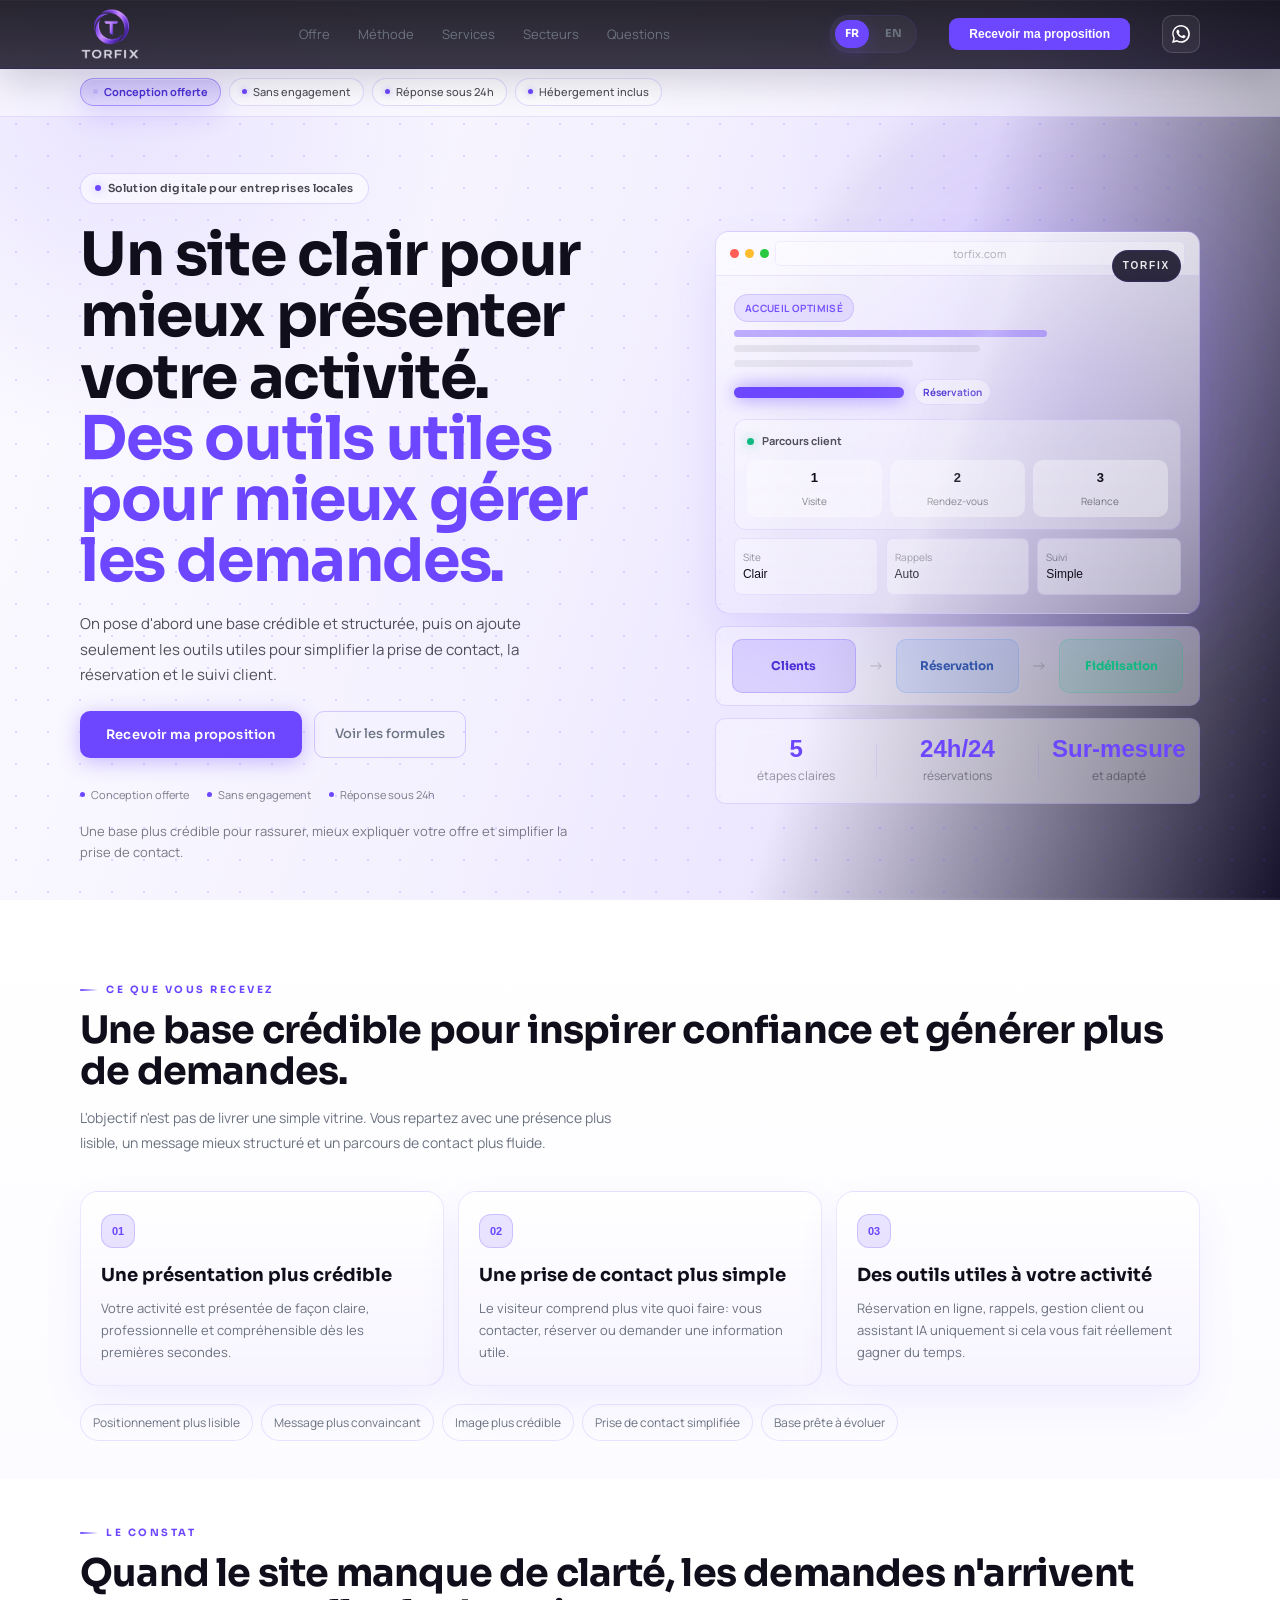
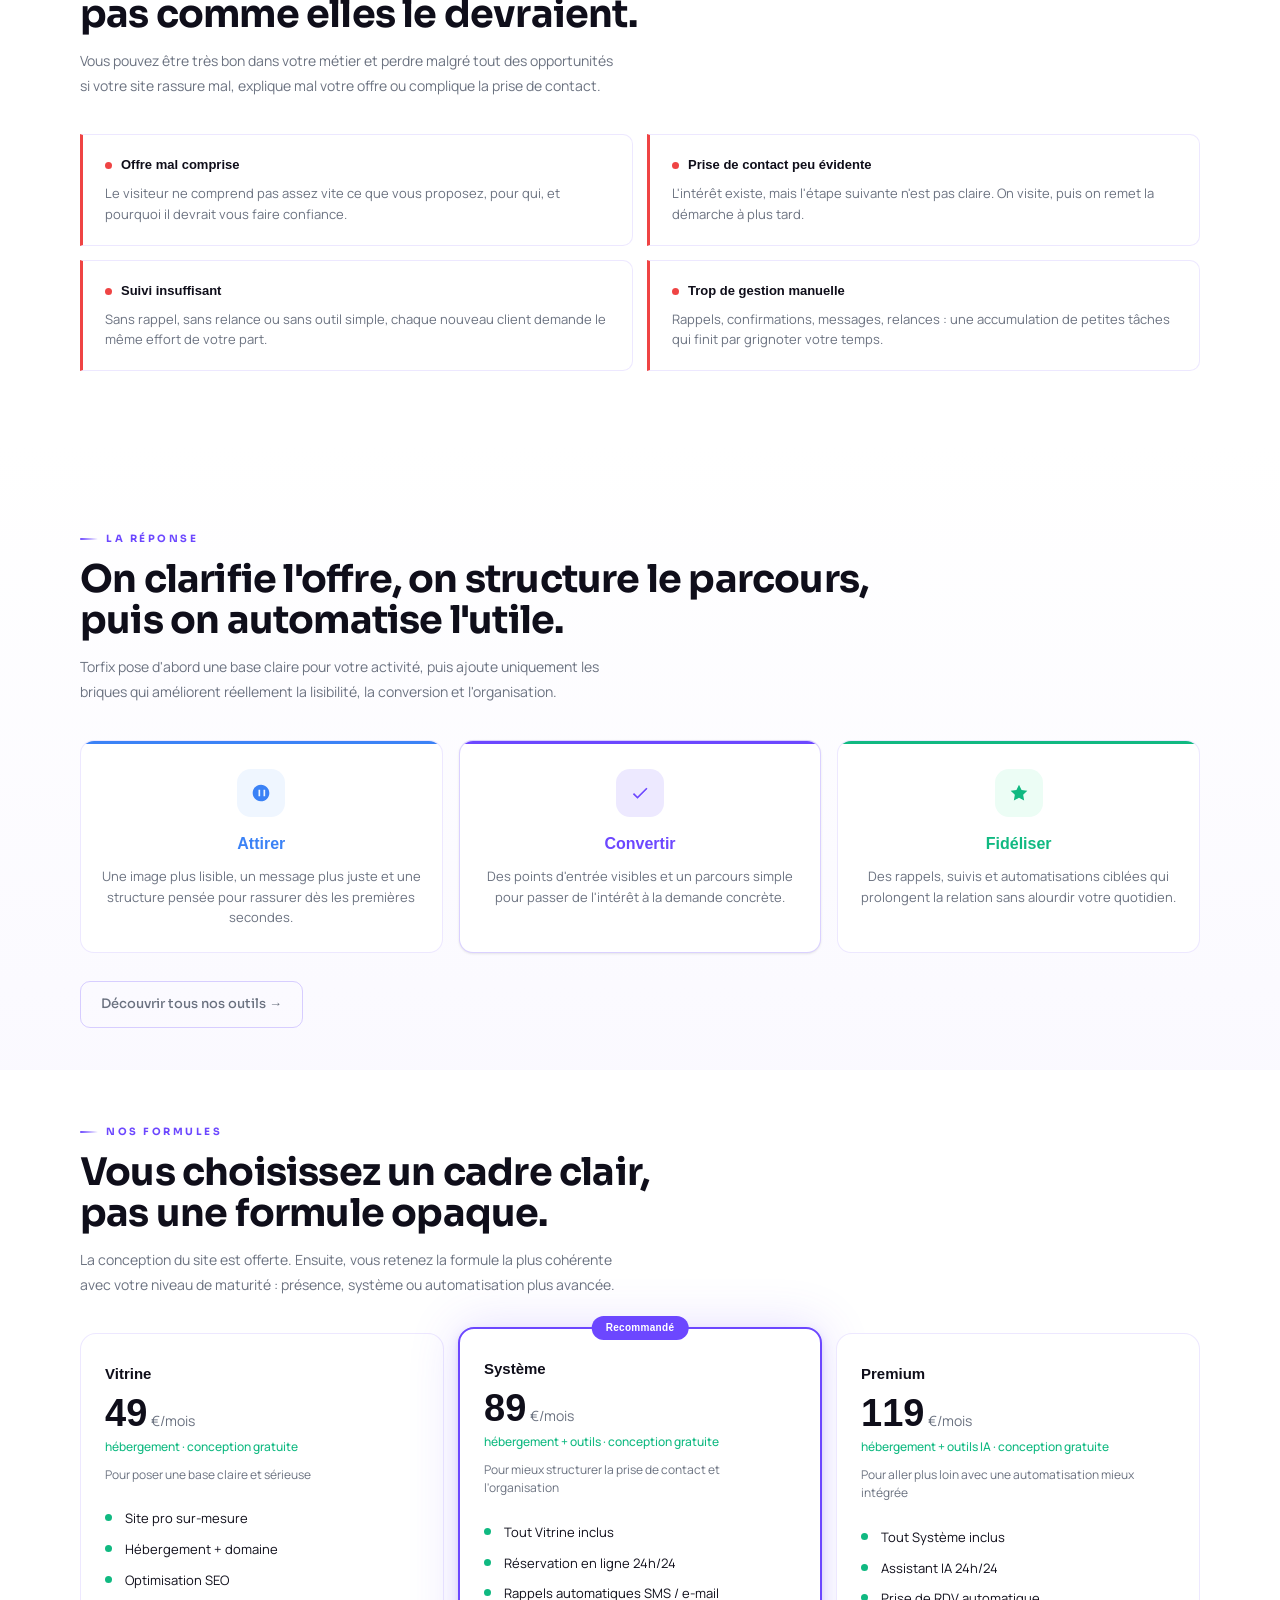
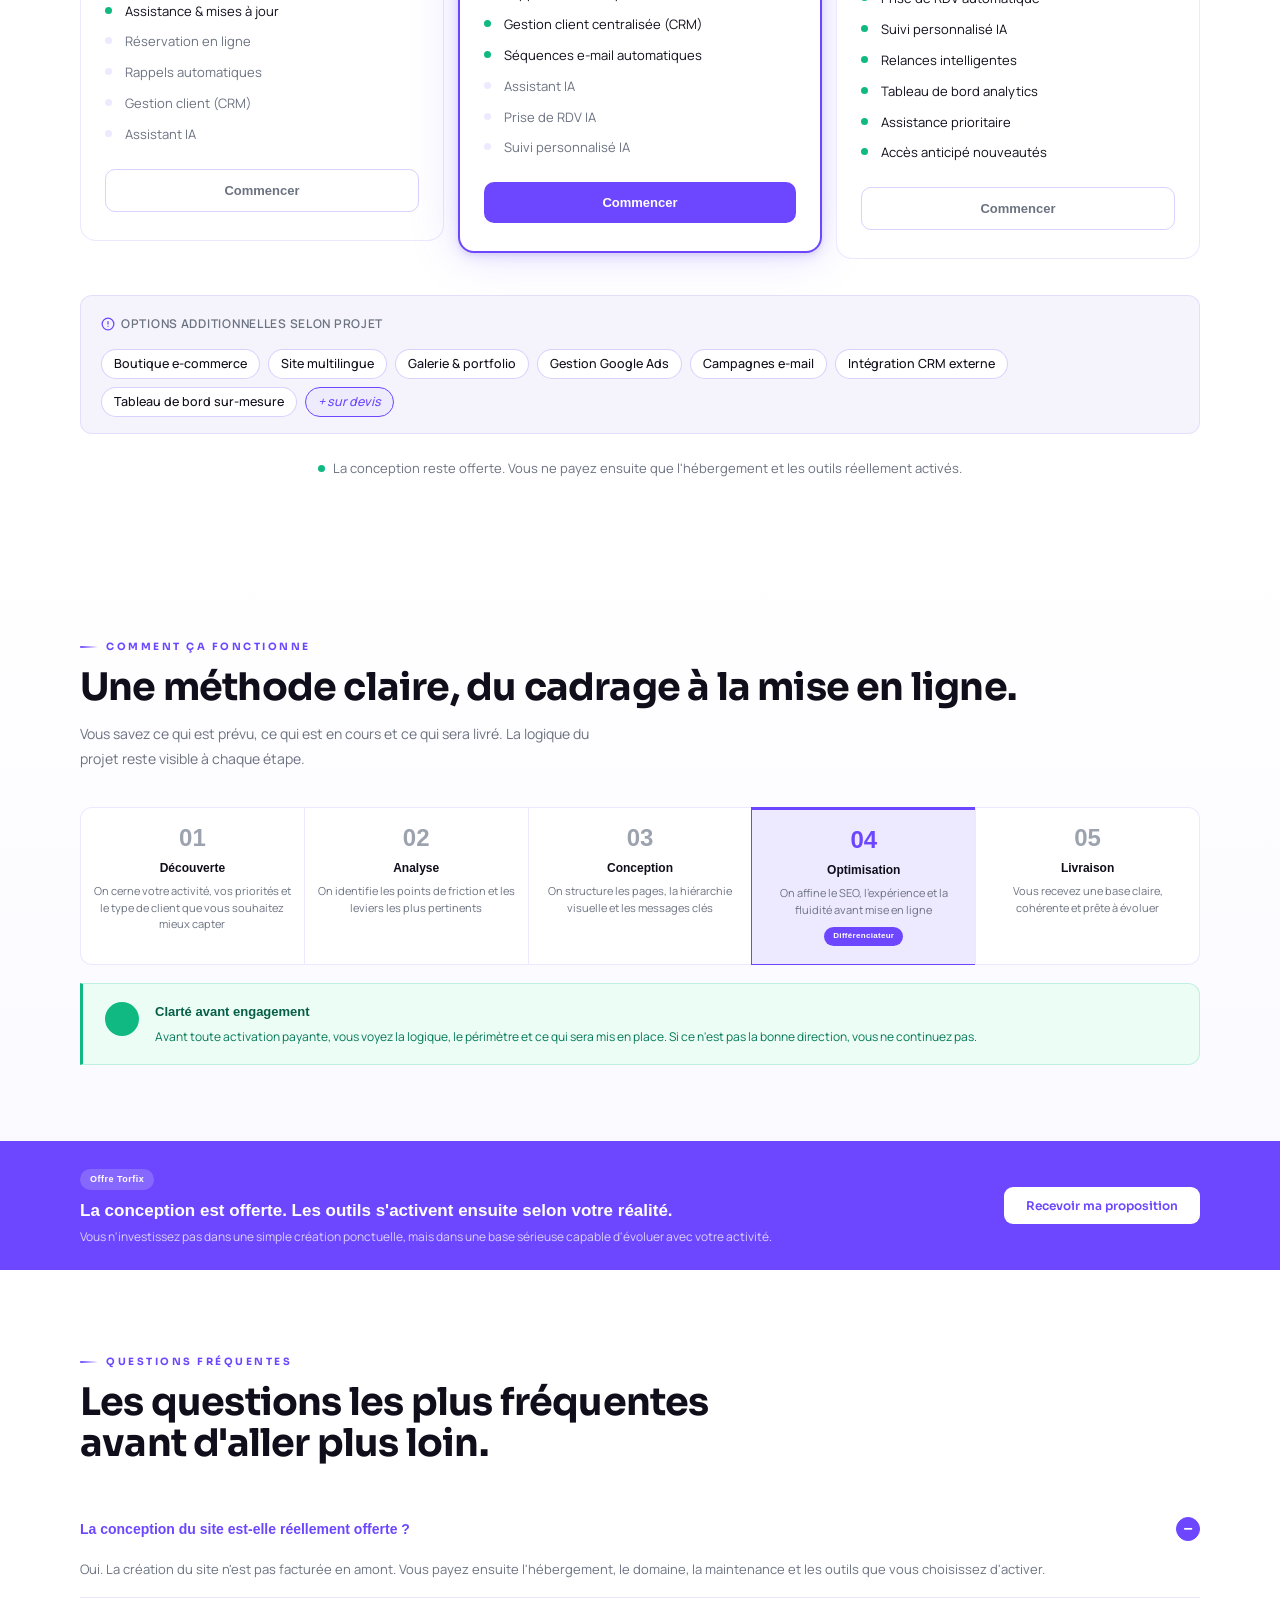
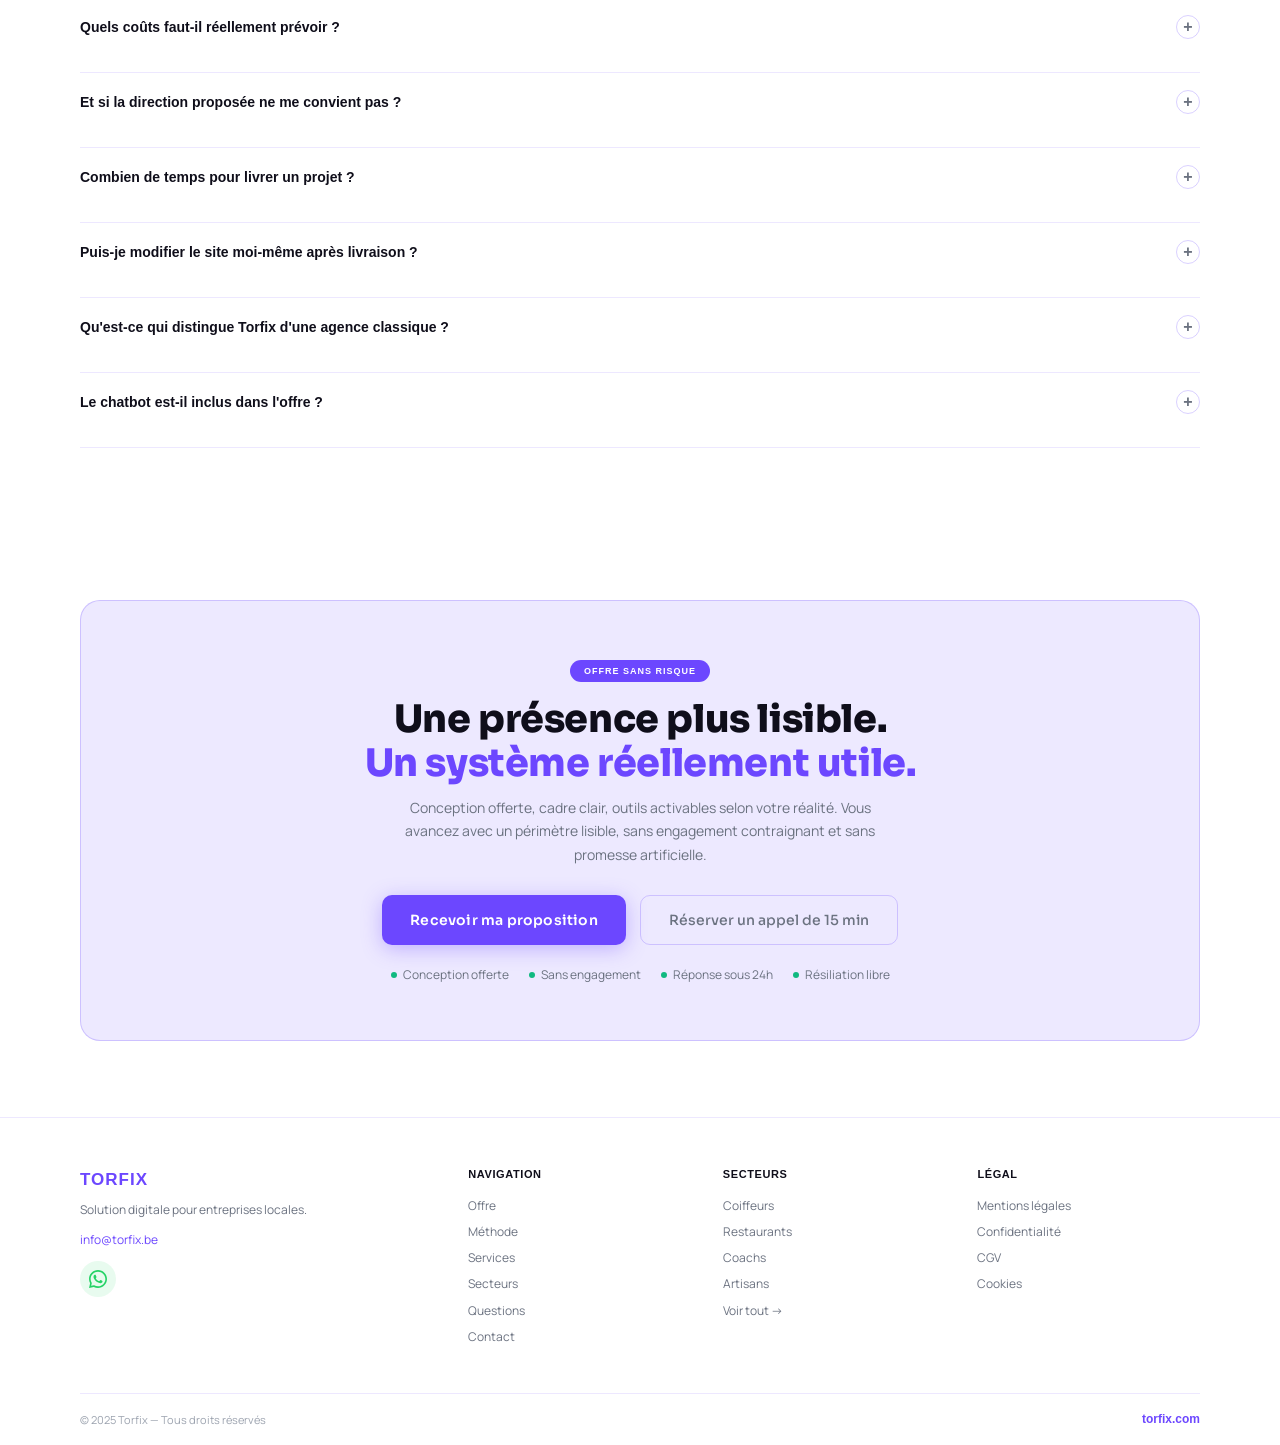
<file: index.html>
﻿<!DOCTYPE html><html lang="fr"><head>  <meta charset="UTF-8">  <meta name="viewport" content="width=device-width, initial-scale=1.0">  <title>TORFIX — Site & outils digitaux pour PME locales</title>  <meta name="description" content="Site offert, réponse sous 24h, réservation en ligne, gestion client et automatisation pour entreprises locales.">  <meta name="robots" content="index,follow">  <meta name="theme-color" content="#09080F">  <link rel="canonical" href="https://www.torfix.be/">  <meta property="og:locale" content="fr_BE">  <meta property="og:site_name" content="TORFIX">  <meta property="og:type" content="website">  <meta property="og:title" content="TORFIX — Site & outils digitaux pour PME locales">  <meta property="og:description" content="Site offert, réponse sous 24h, réservation en ligne, gestion client et automatisation pour entreprises locales.">  <meta property="og:image" content="https://www.torfix.be/social-preview.png">  <meta property="og:image:alt" content="Logo TORFIX">  <meta name="twitter:card" content="summary_large_image">  <meta name="twitter:title" content="TORFIX — Site & outils digitaux pour PME locales">  <meta name="twitter:description" content="Site offert, réponse sous 24h, réservation en ligne, gestion client et automatisation pour entreprises locales.">  <meta name="twitter:image" content="https://www.torfix.be/social-preview.png">  <meta name="twitter:image:alt" content="Logo TORFIX">  <link rel="preconnect" href="https://fonts.googleapis.com">  <link rel="preconnect" href="https://fonts.gstatic.com" crossorigin>  <link rel="icon" href="favicon-square.svg" type="image/svg+xml">  <link rel="icon" href="logo-torfix-cropped.png" sizes="32x32" type="image/png">  <link rel="icon" href="logo-torfix-cropped.png" sizes="192x192" type="image/png">  <link rel="shortcut icon" href="favicon.ico">  <link rel="apple-touch-icon" href="favicon.ico">  <link rel="manifest" href="site.webmanifest">  <link href="https://fonts.googleapis.com/css2?family=Manrope:wght@400;500;600;700;800&family=Sora:wght@400;500;600;700;800&display=swap" rel="stylesheet">  <link rel="stylesheet" href="css/style.css"></head><body><!-- Scroll progress --><div class="scroll-progress" id="scroll-progress"></div><!-- Page transition overlay --><div class="page-overlay" id="page-overlay"></div><!-- ══ NAVBAR ══ --><nav class="navbar" id="navbar">  <div class="nav-inner">    <a href="index.html" class="nav-logo" aria-label="Torfix accueil"><img class="nav-logo-image" src="logo-torfix-cropped.png" alt="Torfix"><span class="nav-logo-text" aria-hidden="true">TORFIX</span></a>    <div class="nav-links">      <a href="#offre">Offre</a>      <a href="#process">Méthode</a>      <a href="services.html">Services</a>                    <a href="secteurs.html">Secteurs</a>      <a href="#faq">Questions</a>    </div>    <div class="nav-meta">      <div class="lang-switch" aria-label="Sélecteur de langue">        <a class="lang-pill active" href="index.html" lang="fr">FR</a>        <a class="lang-pill" href="index-en.html" lang="en">EN</a>      </div>    </div>    <button class="nav-cta" onclick="openModal()">Recevoir ma proposition</button><a class="nav-whatsapp" href="https://wa.me/32466386565" target="_blank" rel="noopener noreferrer" aria-label="Contacter Torfix sur WhatsApp"><svg viewBox="0 0 24 24" aria-hidden="true"><path d="M20.52 3.48A11.8 11.8 0 0 0 12.07 0C5.57 0 .3 5.27.3 11.77c0 2.07.54 4.09 1.56 5.87L0 24l6.55-1.71a11.72 11.72 0 0 0 5.52 1.41h.01c6.49 0 11.77-5.28 11.77-11.78 0-3.14-1.22-6.09-3.33-8.44zM12.08 21.7h-.01a9.83 9.83 0 0 1-5-1.37l-.36-.21-3.89 1.01 1.04-3.8-.23-.39a9.8 9.8 0 0 1-1.5-5.18C2.13 6.38 6.51 2 11.9 2c2.61 0 5.07 1.02 6.92 2.87a9.7 9.7 0 0 1 2.86 6.91c0 5.39-4.39 9.92-9.6 9.92zm5.43-7.39c-.3-.15-1.78-.88-2.05-.98-.28-.1-.48-.15-.68.15-.2.3-.78.98-.96 1.18-.18.2-.35.23-.65.08-.3-.15-1.28-.47-2.44-1.5-.9-.8-1.5-1.79-1.67-2.09-.18-.3-.02-.46.13-.61.13-.13.3-.35.45-.53.15-.18.2-.3.3-.5.1-.2.05-.38-.03-.53-.08-.15-.68-1.65-.93-2.26-.25-.6-.5-.52-.68-.53h-.58c-.2 0-.53.08-.8.38-.28.3-1.05 1.03-1.05 2.51s1.08 2.92 1.23 3.12c.15.2 2.12 3.24 5.13 4.54.72.31 1.28.5 1.72.64.72.23 1.38.2 1.9.12.58-.09 1.78-.73 2.03-1.44.25-.7.25-1.3.18-1.43-.08-.12-.28-.2-.58-.35z"/></svg></a>    <button class="nav-burger" id="burger" aria-label="Ouvrir le menu" aria-expanded="false" aria-controls="nav-mobile">      <span></span><span></span><span></span>    </button>  </div>  <div class="nav-mobile" id="nav-mobile">    <a href="#offre" onclick="closeMobile()">Offre</a>    <a href="#process" onclick="closeMobile()">Méthode</a>    <a href="services.html" onclick="closeMobile()">Services</a>                    <a href="secteurs.html" onclick="closeMobile()">Secteurs</a>    <a href="#faq" onclick="closeMobile()">Questions</a>    <div class="lang-switch lang-switch-mobile" aria-label="Sélecteur de langue">      <a class="lang-pill active" href="index.html" lang="fr">FR</a>      <a class="lang-pill" href="index-en.html" lang="en">EN</a>    </div>    <button class="nav-cta" onclick="closeMobile(); openModal()">Recevoir ma proposition</button><a class="nav-whatsapp" href="https://wa.me/32466386565" target="_blank" rel="noopener noreferrer" aria-label="Contacter Torfix sur WhatsApp"><svg viewBox="0 0 24 24" aria-hidden="true"><path d="M20.52 3.48A11.8 11.8 0 0 0 12.07 0C5.57 0 .3 5.27.3 11.77c0 2.07.54 4.09 1.56 5.87L0 24l6.55-1.71a11.72 11.72 0 0 0 5.52 1.41h.01c6.49 0 11.77-5.28 11.77-11.78 0-3.14-1.22-6.09-3.33-8.44zM12.08 21.7h-.01a9.83 9.83 0 0 1-5-1.37l-.36-.21-3.89 1.01 1.04-3.8-.23-.39a9.8 9.8 0 0 1-1.5-5.18C2.13 6.38 6.51 2 11.9 2c2.61 0 5.07 1.02 6.92 2.87a9.7 9.7 0 0 1 2.86 6.91c0 5.39-4.39 9.92-9.6 9.92zm5.43-7.39c-.3-.15-1.78-.88-2.05-.98-.28-.1-.48-.15-.68.15-.2.3-.78.98-.96 1.18-.18.2-.35.23-.65.08-.3-.15-1.28-.47-2.44-1.5-.9-.8-1.5-1.79-1.67-2.09-.18-.3-.02-.46.13-.61.13-.13.3-.35.45-.53.15-.18.2-.3.3-.5.1-.2.05-.38-.03-.53-.08-.15-.68-1.65-.93-2.26-.25-.6-.5-.52-.68-.53h-.58c-.2 0-.53.08-.8.38-.28.3-1.05 1.03-1.05 2.51s1.08 2.92 1.23 3.12c.15.2 2.12 3.24 5.13 4.54.72.31 1.28.5 1.72.64.72.23 1.38.2 1.9.12.58-.09 1.78-.73 2.03-1.44.25-.7.25-1.3.18-1.43-.08-.12-.28-.2-.58-.35z"/></svg></a>  </div></nav><!-- ══ HERO ══ --><section class="hero" id="hero">  <!-- Parallax dot grid -->  <div class="hero-parallax" id="hero-parallax"></div>  <!-- Announce bar -->  <div class="announce-bar">    <div class="announce-inner">      <span class="apill apill-featured">Conception offerte</span>      <span class="apill">Sans engagement</span>      <span class="apill">Réponse sous 24h</span>      <span class="apill">Hébergement inclus</span>    </div>  </div>  <div class="container">    <div class="hero-grid">      <div class="hero-left fade-up">        <div class="hero-badge">          <span class="badge-dot"></span>          Solution digitale pour entreprises locales        </div>        <h1 class="hero-h1">          Un site clair pour mieux présenter votre activité.<br><span>Des outils utiles pour mieux gérer les demandes.</span>        </h1>        <p class="hero-sub">          On pose d'abord une base crédible et structurée, puis on ajoute seulement les outils utiles pour simplifier la prise de contact, la réservation et le suivi client.        </p>        <div class="hero-ctas">          <button class="btn-primary" onclick="openModal()">Recevoir ma proposition</button>          <a href="#offre" class="btn-secondary">Voir les formules</a>        </div>        <div class="trust-bar">          <span class="trust-pill">Conception offerte</span>          <span class="trust-pill">Sans engagement</span>          <span class="trust-pill">Réponse sous 24h</span>        </div>        <div class="hero-note">          Une base plus crédible pour rassurer, mieux expliquer votre offre et simplifier la prise de contact.        </div>      </div>      <div class="hero-right fade-up" style="transition-delay:0.15s">        <div class="hero-mockup hero-float">          <div class="mockup-bar">            <span style="background:#ff5f57"></span>            <span style="background:#febc2e"></span>            <span style="background:#28c840"></span>            <div class="mockup-url">torfix.com</div>          </div>          <div class="mockup-body">            <div class="mk-kicker">Accueil optimisé</div>            <div class="mk-line mk-title"></div>            <div class="mk-line mk-sub"></div>            <div class="mk-line mk-short"></div>            <div class="mk-action-row">              <div class="mk-line mk-cta"></div>              <div class="mk-chip">Réservation</div>            </div>            <div class="mk-panel">              <div class="mk-panel-head">                <span class="mk-panel-dot"></span>                Parcours client              </div>              <div class="mk-steps">                <div class="mk-step"><strong>1</strong><span>Visite</span></div>                <div class="mk-step"><strong>2</strong><span>Rendez-vous</span></div>                <div class="mk-step"><strong>3</strong><span>Relance</span></div>              </div>            </div>            <div class="mk-cards">              <div class="mk-card"><span class="mk-card-label">Site</span><span class="mk-card-value">Clair</span></div>              <div class="mk-card"><span class="mk-card-label">Rappels</span><span class="mk-card-value">Auto</span></div>              <div class="mk-card"><span class="mk-card-label">Suivi</span><span class="mk-card-value">Simple</span></div>            </div>          </div>        </div>        <div class="hero-schema">          <div class="schema-node accent">Clients</div>          <div class="schema-arr">→</div>          <div class="schema-node blue">Réservation</div>          <div class="schema-arr">→</div>          <div class="schema-node green">Fidélisation</div>        </div>        <div class="hero-stat-row">          <div class="hero-stat">            <div class="stat-num" data-counter="5" data-suffix="">5</div>            <div class="stat-label">étapes claires</div>          </div>          <div class="stat-sep"></div>          <div class="hero-stat">            <div class="stat-num">24h/24</div>            <div class="stat-label">réservations</div>          </div>          <div class="stat-sep"></div>          <div class="hero-stat">            <div class="stat-num">Sur-mesure</div>            <div class="stat-label">et adapté</div>          </div>        </div>      </div>    </div>  </div></section><section class="section section-soft" id="livrables">  <div class="container">    <div class="section-header fade-up">      <div class="section-tag">Ce que vous recevez</div>      <h2 class="section-h2">Une base crédible pour inspirer confiance et générer plus de demandes.</h2>      <p class="section-sub">L'objectif n'est pas de livrer une simple vitrine. Vous repartez avec une présence plus lisible, un message mieux structuré et un parcours de contact plus fluide.</p>    </div>    <div class="deliverables-grid fade-up">      <div class="deliverable-card">        <div class="deliverable-no">01</div>        <h3 class="deliverable-title">Une présentation plus crédible</h3>        <p class="deliverable-text">Votre activité est présentée de façon claire, professionnelle et compréhensible dès les premières secondes.</p>      </div>      <div class="deliverable-card">        <div class="deliverable-no">02</div>        <h3 class="deliverable-title">Une prise de contact plus simple</h3>        <p class="deliverable-text">Le visiteur comprend plus vite quoi faire: vous contacter, réserver ou demander une information utile.</p>      </div>      <div class="deliverable-card">        <div class="deliverable-no">03</div>        <h3 class="deliverable-title">Des outils utiles à votre activité</h3>        <p class="deliverable-text">Réservation en ligne, rappels, gestion client ou assistant IA uniquement si cela vous fait réellement gagner du temps.</p>      </div>    </div>    <div class="deliverables-strip fade-up">      <span>Positionnement plus lisible</span>      <span>Message plus convaincant</span>      <span>Image plus crédible</span>      <span>Prise de contact simplifiée</span>      <span>Base prête à évoluer</span>    </div>  </div></section><!-- ══ PROBLÈME ══ --><section class="section" id="probleme">  <div class="container">    <div class="section-header fade-up">      <div class="section-tag">Le constat</div>      <h2 class="section-h2">Quand le site manque de clarté, les demandes n'arrivent pas comme elles le devraient.</h2>      <p class="section-sub">Vous pouvez être très bon dans votre métier et perdre malgré tout des opportunités si votre site rassure mal, explique mal votre offre ou complique la prise de contact.</p>    </div>    <div class="grid-2x2 fade-up">      <div class="prob-card">        <div class="prob-title"><span class="prob-dot"></span>Offre mal comprise</div>        <p class="prob-desc">Le visiteur ne comprend pas assez vite ce que vous proposez, pour qui, et pourquoi il devrait vous faire confiance.</p>      </div>      <div class="prob-card">        <div class="prob-title"><span class="prob-dot"></span>Prise de contact peu évidente</div>        <p class="prob-desc">L'intérêt existe, mais l'étape suivante n'est pas claire. On visite, puis on remet la démarche à plus tard.</p>      </div>      <div class="prob-card">        <div class="prob-title"><span class="prob-dot"></span>Suivi insuffisant</div>        <p class="prob-desc">Sans rappel, sans relance ou sans outil simple, chaque nouveau client demande le même effort de votre part.</p>      </div>      <div class="prob-card">        <div class="prob-title"><span class="prob-dot"></span>Trop de gestion manuelle</div>        <p class="prob-desc">Rappels, confirmations, messages, relances : une accumulation de petites tâches qui finit par grignoter votre temps.</p>      </div>    </div>  </div></section><!-- ══ SOLUTION ══ --><section class="section section-alt" id="solution">  <div class="container">    <div class="section-header fade-up">      <div class="section-tag">La réponse</div>      <h2 class="section-h2">On clarifie l'offre, on structure le parcours,<br>puis on automatise l'utile.</h2>      <p class="section-sub">Torfix pose d'abord une base claire pour votre activité, puis ajoute uniquement les briques qui améliorent réellement la lisibilité, la conversion et l'organisation.</p>    </div>    <div class="piliers-grid fade-up">      <div class="pilier">        <div class="pilier-accent" style="background:var(--blue)"></div>        <div class="pilier-icon" style="background:var(--blue-light)">          <svg width="20" height="20" fill="none" viewBox="0 0 24 24"><path d="M12 2C6.48 2 2 6.48 2 12s4.48 10 10 10 10-4.48 10-10S17.52 2 12 2zm1 14H9V8h2v8zm4 0h-2V8h2v8z" fill="#3B82F6"/></svg>        </div>        <div class="pilier-name" style="color:var(--blue)">Attirer</div>        <p class="pilier-desc">Une image plus lisible, un message plus juste et une structure pensée pour rassurer dès les premières secondes.</p>      </div>      <div class="pilier pilier-featured">        <div class="pilier-accent" style="background:var(--accent)"></div>        <div class="pilier-icon" style="background:var(--accent-light)">          <svg width="20" height="20" fill="none" viewBox="0 0 24 24"><path d="M9 16.17L4.83 12l-1.42 1.41L9 19 21 7l-1.41-1.41L9 16.17z" fill="#6C47FF"/></svg>        </div>        <div class="pilier-name" style="color:var(--accent)">Convertir</div>        <p class="pilier-desc">Des points d'entrée visibles et un parcours simple pour passer de l'intérêt à la demande concrète.</p>      </div>      <div class="pilier">        <div class="pilier-accent" style="background:var(--green)"></div>        <div class="pilier-icon" style="background:var(--green-light)">          <svg width="20" height="20" fill="none" viewBox="0 0 24 24"><path d="M12 2l3.09 6.26L22 9.27l-5 4.87 1.18 6.88L12 17.77l-6.18 3.25L7 14.14 2 9.27l6.91-1.01L12 2z" fill="#10B981"/></svg>        </div>        <div class="pilier-name" style="color:var(--green)">Fidéliser</div>        <p class="pilier-desc">Des rappels, suivis et automatisations ciblées qui prolongent la relation sans alourdir votre quotidien.</p>      </div>    </div>    <div class="solution-link fade-up">      <a href="services.html" class="btn-secondary">Découvrir tous nos outils →</a>    </div>  </div></section><!-- ══ OFFRE / PRICING ══ --><section class="section" id="offre">  <div class="container">    <div class="section-header fade-up">      <div class="section-tag">Nos formules</div>      <h2 class="section-h2">Vous choisissez un cadre clair,<br>pas une formule opaque.</h2>      <p class="section-sub">La conception du site est offerte. Ensuite, vous retenez la formule la plus cohérente avec votre niveau de maturité : présence, système ou automatisation plus avancée.</p>    </div>    <div class="pricing-grid fade-up">      <!-- Vitrine -->      <div class="pricing-card">        <div class="pricing-header">          <div class="pricing-name">Vitrine</div>          <div class="pricing-price"><span class="price-num">49</span><span class="price-unit">€/mois</span></div>          <div class="pricing-conception">hébergement · conception gratuite</div>          <div class="pricing-for">Pour poser une base claire et sérieuse</div>        </div>        <ul class="pricing-features">          <li class="feat-yes">Site pro sur-mesure</li>          <li class="feat-yes">Hébergement + domaine</li>          <li class="feat-yes">Optimisation SEO</li>          <li class="feat-yes">Assistance & mises à jour</li>          <li class="feat-no">Réservation en ligne</li>          <li class="feat-no">Rappels automatiques</li>          <li class="feat-no">Gestion client (CRM)</li>          <li class="feat-no">Assistant IA</li>        </ul>        <button class="pricing-cta pricing-cta-sec" onclick="openModal()">Commencer</button>      </div>      <!-- Système (popular) -->      <div class="pricing-card pricing-popular">        <div class="pricing-badge">Recommandé</div>        <div class="pricing-header">          <div class="pricing-name">Système</div>          <div class="pricing-price"><span class="price-num">89</span><span class="price-unit">€/mois</span></div>          <div class="pricing-conception">hébergement + outils · conception gratuite</div>          <div class="pricing-for">Pour mieux structurer la prise de contact et l'organisation</div>        </div>        <ul class="pricing-features">          <li class="feat-yes">Tout Vitrine inclus</li>          <li class="feat-yes">Réservation en ligne 24h/24</li>          <li class="feat-yes">Rappels automatiques SMS / e-mail</li>          <li class="feat-yes">Gestion client centralisée (CRM)</li>          <li class="feat-yes">Séquences e-mail automatiques</li>          <li class="feat-no">Assistant IA</li>          <li class="feat-no">Prise de RDV IA</li>          <li class="feat-no">Suivi personnalisé IA</li>        </ul>        <button class="pricing-cta pricing-cta-main" onclick="openModal()">Commencer</button>      </div>      <!-- Premium -->      <div class="pricing-card">        <div class="pricing-header">          <div class="pricing-name">Premium</div>          <div class="pricing-price"><span class="price-num">119</span><span class="price-unit">€/mois</span></div>          <div class="pricing-conception">hébergement + outils IA · conception gratuite</div>          <div class="pricing-for">Pour aller plus loin avec une automatisation mieux intégrée</div>        </div>        <ul class="pricing-features">          <li class="feat-yes">Tout Système inclus</li>          <li class="feat-yes">Assistant IA 24h/24</li>          <li class="feat-yes">Prise de RDV automatique</li>          <li class="feat-yes">Suivi personnalisé IA</li>          <li class="feat-yes">Relances intelligentes</li>          <li class="feat-yes">Tableau de bord analytics</li>          <li class="feat-yes">Assistance prioritaire</li>          <li class="feat-yes">Accès anticipé nouveautés</li>        </ul>        <button class="pricing-cta pricing-cta-sec" onclick="openModal()">Commencer</button>      </div>    </div>    <!-- Options additionnelles -->    <div class="addons-wrap fade-up">      <div class="addons-label">        <svg width="14" height="14" viewBox="0 0 24 24" fill="none" stroke="currentColor" stroke-width="2.2" stroke-linecap="round" stroke-linejoin="round"><circle cx="12" cy="12" r="10"/><line x1="12" y1="8" x2="12" y2="12"/><line x1="12" y1="16" x2="12.01" y2="16"/></svg>        Options additionnelles selon projet      </div>      <div class="addons-list">        <span class="addon-chip">Boutique e-commerce</span>        <span class="addon-chip">Site multilingue</span>        <span class="addon-chip">Galerie & portfolio</span>        <span class="addon-chip">Gestion Google Ads</span>        <span class="addon-chip">Campagnes e-mail</span>        <span class="addon-chip">Intégration CRM externe</span>        <span class="addon-chip">Tableau de bord sur-mesure</span>        <span class="addon-chip">+ sur devis</span>      </div>    </div>    <div class="pricing-note fade-up">      <span class="pnote-dot"></span>      La conception reste offerte. Vous ne payez ensuite que l'hébergement et les outils réellement activés.    </div>  </div></section><!-- ══ PROCESS ══ --><section class="section section-alt" id="process">  <div class="container">    <div class="section-header fade-up">      <div class="section-tag">Comment ça fonctionne</div>      <h2 class="section-h2">Une méthode claire, du cadrage à la mise en ligne.</h2>      <p class="section-sub">Vous savez ce qui est prévu, ce qui est en cours et ce qui sera livré. La logique du projet reste visible à chaque étape.</p>    </div>    <div class="process-steps fade-up">      <div class="ps">        <div class="ps-num">01</div>        <div class="ps-name">Découverte</div>        <p class="ps-desc">On cerne votre activité, vos priorités et le type de client que vous souhaitez mieux capter</p>      </div>      <div class="ps">        <div class="ps-num">02</div>        <div class="ps-name">Analyse</div>        <p class="ps-desc">On identifie les points de friction et les leviers les plus pertinents</p>      </div>      <div class="ps">        <div class="ps-num">03</div>        <div class="ps-name">Conception</div>        <p class="ps-desc">On structure les pages, la hiérarchie visuelle et les messages clés</p>      </div>      <div class="ps ps-hl">        <div class="ps-num">04</div>        <div class="ps-name">Optimisation</div>        <p class="ps-desc">On affine le SEO, l'expérience et la fluidité avant mise en ligne</p>        <span class="diff-pill">Différenciateur</span>      </div>      <div class="ps">        <div class="ps-num">05</div>        <div class="ps-name">Livraison</div>        <p class="ps-desc">Vous recevez une base claire, cohérente et prête à évoluer</p>      </div>    </div>    <div class="risk-box fade-up">      <div class="risk-icon">        <svg width="16" height="16" fill="none" viewBox="0 0 24 24"><path d="M9 16.17L4.83 12l-1.42 1.41L9 19 21 7l-1.41-1.41L9 16.17z" fill="#10B981"/></svg>      </div>      <div>        <div class="risk-title">Clarté avant engagement</div>        <p class="risk-desc">Avant toute activation payante, vous voyez la logique, le périmètre et ce qui sera mis en place. Si ce n'est pas la bonne direction, vous ne continuez pas.</p>      </div>    </div>  </div></section><!-- ══ BANNER CTA ══ --><div class="cta-banner">  <div class="container">    <div class="cta-banner-inner">      <div>        <div class="cta-banner-badge">Offre Torfix</div>        <div class="cta-banner-title">La conception est offerte. Les outils s'activent ensuite selon votre réalité.</div>        <p class="cta-banner-sub">Vous n'investissez pas dans une simple création ponctuelle, mais dans une base sérieuse capable d'évoluer avec votre activité.</p>      </div>      <button class="btn-white" onclick="openModal()">Recevoir ma proposition</button>    </div>  </div></div><!-- ══ FAQ ══ --><section class="section" id="faq">  <div class="container">    <div class="section-header fade-up">      <div class="section-tag">Questions fréquentes</div>      <h2 class="section-h2">Les questions les plus fréquentes<br>avant d'aller plus loin.</h2>    </div>    <div class="faq-list fade-up">      <div class="faq-item faq-open">        <button class="faq-q" onclick="toggleFaq(this)" aria-expanded="true" aria-controls="faq-a-1" id="faq-q-1">          La conception du site est-elle réellement offerte ?          <span class="faq-icon">−</span>        </button>        <div class="faq-a" id="faq-a-1" role="region" aria-labelledby="faq-q-1">          Oui. La création du site n'est pas facturée en amont. Vous payez ensuite l'hébergement, le domaine, la maintenance et les outils que vous choisissez d'activer.        </div>      </div>      <div class="faq-item">        <button class="faq-q" onclick="toggleFaq(this)" aria-expanded="false" aria-controls="faq-a-2" id="faq-q-2">          Quels coûts faut-il réellement prévoir ?          <span class="faq-icon">+</span>        </button>        <div class="faq-a" id="faq-a-2" role="region" aria-labelledby="faq-q-2" style="display:none">          Vitrine: 49€/mois. Système: 89€/mois. Premium: 119€/mois. La différence se fait surtout sur le niveau d'outils et d'automatisation ajoutés.        </div>      </div>      <div class="faq-item">        <button class="faq-q" onclick="toggleFaq(this)" aria-expanded="false" aria-controls="faq-a-3" id="faq-q-3">          Et si la direction proposée ne me convient pas ?          <span class="faq-icon">+</span>        </button>        <div class="faq-a" id="faq-a-3" role="region" aria-labelledby="faq-q-3" style="display:none">          Vous ne poursuivez pas. L'objectif est de travailler sur une direction juste, pas de vous enfermer dans une solution qui ne vous correspond pas.        </div>      </div>      <div class="faq-item">        <button class="faq-q" onclick="toggleFaq(this)" aria-expanded="false" aria-controls="faq-a-4" id="faq-q-4">          Combien de temps pour livrer un projet ?          <span class="faq-icon">+</span>        </button>        <div class="faq-a" id="faq-a-4" role="region" aria-labelledby="faq-q-4" style="display:none">          En règle générale, comptez entre deux et quatre semaines selon le contenu à produire et les outils à intégrer.        </div>      </div>      <div class="faq-item">        <button class="faq-q" onclick="toggleFaq(this)" aria-expanded="false" aria-controls="faq-a-5" id="faq-q-5">          Puis-je modifier le site moi-même après livraison ?          <span class="faq-icon">+</span>        </button>        <div class="faq-a" id="faq-a-5" role="region" aria-labelledby="faq-q-5" style="display:none">          Oui, pour les contenus simples. L'objectif est de vous laisser autonome sur l'essentiel sans vous exposer à la partie technique.        </div>      </div>      <div class="faq-item">        <button class="faq-q" onclick="toggleFaq(this)" aria-expanded="false" aria-controls="faq-a-6" id="faq-q-6">          Qu'est-ce qui distingue Torfix d'une agence classique ?          <span class="faq-icon">+</span>        </button>        <div class="faq-a" id="faq-a-6" role="region" aria-labelledby="faq-q-6" style="display:none">          Torfix ne cherche pas seulement à livrer une vitrine correcte. L'approche vise surtout à rendre votre présence plus claire, votre parcours plus fluide et votre gestion plus simple.        </div>      </div>      <div class="faq-item">        <button class="faq-q" onclick="toggleFaq(this)" aria-expanded="false" aria-controls="faq-a-7" id="faq-q-7">          Le chatbot est-il inclus dans l'offre ?          <span class="faq-icon">+</span>        </button>        <div class="faq-a" id="faq-a-7" role="region" aria-labelledby="faq-q-7" style="display:none">          Il est prévu dans la formule Premium. Sur les autres formules, un assistant plus simple peut être ajouté si cela sert vraiment votre activité.        </div>      </div>    </div>  </div></section><!-- ══ CTA FINAL ══ --><section class="section cta-final-section" id="contact">  <div class="container">    <div class="cta-final fade-up">      <div class="cf-tag">Offre sans risque</div>      <h2 class="cf-title">Une présence plus lisible.<br><span>Un système réellement utile.</span></h2>      <p class="cf-sub">Conception offerte, cadre clair, outils activables selon votre réalité. Vous avancez avec un périmètre lisible, sans engagement contraignant et sans promesse artificielle.</p>      <div class="cf-btns">        <button class="btn-primary btn-lg" onclick="openModal()">Recevoir ma proposition</button>        <button class="btn-secondary btn-lg" onclick="openModal()">Réserver un appel de 15 min</button>      </div>      <div class="cf-checks">        <span class="cf-chk">Conception offerte</span>        <span class="cf-chk">Sans engagement</span>        <span class="cf-chk">Réponse sous 24h</span>        <span class="cf-chk">Résiliation libre</span>      </div>    </div>  </div></section><!-- ══ FOOTER ══ --><footer class="footer" id="footer">  <div class="container">    <div class="footer-grid">      <div class="footer-brand">        <div class="ft-logo">TORFIX</div>        <p class="ft-tag">Solution digitale pour entreprises locales.</p>        <a href="mailto:info@torfix.be" class="ft-email">info@torfix.be</a>        <a href="https://wa.me/32466386565" class="ft-whatsapp" target="_blank" rel="noopener" aria-label="Nous contacter sur WhatsApp">          <svg width="18" height="18" fill="none" viewBox="0 0 24 24"><path d="M17.472 14.382c-.297-.149-1.758-.867-2.03-.967-.273-.099-.471-.148-.67.15-.197.297-.767.966-.94 1.164-.173.199-.347.223-.644.075-.297-.15-1.255-.463-2.39-1.475-.883-.788-1.48-1.761-1.653-2.059-.173-.297-.018-.458.13-.606.134-.133.298-.347.446-.52.149-.174.198-.298.298-.497.099-.198.05-.371-.025-.52-.075-.149-.669-1.612-.916-2.207-.242-.579-.487-.5-.669-.51-.173-.008-.371-.01-.57-.01-.198 0-.52.074-.792.372-.272.297-1.04 1.016-1.04 2.479 0 1.462 1.065 2.875 1.213 3.074.149.198 2.096 3.2 5.077 4.487.709.306 1.262.489 1.694.625.712.227 1.36.195 1.871.118.571-.085 1.758-.719 2.006-1.413.248-.694.248-1.289.173-1.413-.074-.124-.272-.198-.57-.347z" fill="#25D366"/><path d="M12 0C5.373 0 0 5.373 0 12c0 2.115.553 4.1 1.523 5.824L0 24l6.335-1.498A11.934 11.934 0 0012 24c6.627 0 12-5.373 12-12S18.627 0 12 0zm0 21.818a9.803 9.803 0 01-5.032-1.382l-.36-.214-3.733.882.933-3.618-.235-.372A9.782 9.782 0 012.182 12C2.182 6.57 6.57 2.182 12 2.182S21.818 6.57 21.818 12 17.43 21.818 12 21.818z" fill="#25D366"/></svg>          <span class="sr-only">WhatsApp</span>        </a>      </div>      <div>        <div class="ft-col-title">Navigation</div>        <a class="ft-link" href="#offre">Offre</a>        <a class="ft-link" href="#process">Méthode</a>        <a class="ft-link" href="services.html">Services</a>                    <a class="ft-link" href="secteurs.html">Secteurs</a>        <a class="ft-link" href="#faq">Questions</a>        <a class="ft-link" href="#contact">Contact</a>      </div>      <div>        <div class="ft-col-title">Secteurs</div>                    <a class="ft-link" href="secteurs.html">Coiffeurs</a>                    <a class="ft-link" href="secteurs.html">Restaurants</a>                    <a class="ft-link" href="secteurs.html">Coachs</a>                    <a class="ft-link" href="secteurs.html">Artisans</a>                    <a class="ft-link" href="secteurs.html">Voir tout →</a>      </div>      <div>        <div class="ft-col-title">Légal</div>        <a class="ft-link" href="mentions-legales.html">Mentions légales</a>        <a class="ft-link" href="confidentialite.html">Confidentialité</a>        <a class="ft-link" href="cgv.html">CGV</a>        <a class="ft-link" href="cookies.html">Cookies</a>      </div>    </div>    <div class="footer-bottom">      <span>© 2025 Torfix — Tous droits réservés</span>      <span class="fb-right">torfix.com</span>    </div>  </div></footer><!-- ══ MODAL FORMULAIRE 2 ÉTAPES ══ --><div class="modal-overlay" id="modal" onclick="handleOverlayClick(event)" role="dialog" aria-modal="true" aria-label="Formulaire de demande Torfix" aria-hidden="true">  <div class="modal-box">    <button class="modal-close" onclick="closeModal()" aria-label="Fermer">&times;</button>    <div class="modal-progress">      <div class="progress-step active" id="prog-1">        <span class="prog-num">1</span>        <span class="prog-label">Vos informations</span>      </div>      <div class="progress-line"></div>      <div class="progress-step" id="prog-2">        <span class="prog-num">2</span>        <span class="prog-label">Votre projet</span>      </div>    </div>    <div class="modal-step" id="step-1">      <div class="modal-header">        <h3 class="modal-title">Parlez-nous de vous</h3>        <p class="modal-sub">On revient vers vous sous 24h avec une proposition.</p>      </div>      <form id="form-step1" onsubmit="goStep2(event)" novalidate>        <div class="form-row">          <div class="form-group">            <label class="form-label" for="prenom">Prénom *</label>            <input class="form-input" type="text" id="prenom" name="prenom" placeholder="Votre prénom" autocomplete="given-name" required>          </div>          <div class="form-group">            <label class="form-label" for="entreprise">Nom de l'entreprise *</label>            <input class="form-input" type="text" id="entreprise" name="entreprise" placeholder="Ex: Salon Maya" autocomplete="organization" required>          </div>        </div>        <div class="form-group">          <label class="form-label" for="secteur">Secteur d'activité *</label>          <select class="form-input form-select" id="secteur" name="secteur" required>            <option value="">Choisissez votre secteur</option>            <optgroup label="Beauté & bien-être">              <option>Coiffeur / coiffeuse</option><option>Institut de beauté</option>              <option>Barbier</option><option>Nail artist</option>              <option>Spa & massage</option><option>Tatoueur</option>              <option>Esthéticienne à domicile</option>            </optgroup>            <optgroup label="Food & restauration">              <option>Restaurant</option><option>Traiteur</option>              <option>Food truck</option><option>Boulangerie-pâtisserie</option>              <option>Café & brunch</option><option>Chef à domicile</option>            </optgroup>            <optgroup label="Coaching & formation">              <option>Coach sportif</option><option>Coach de vie</option>              <option>Formateur en ligne</option><option>Professeur particulier</option>              <option>Thérapeute & psy</option><option>Nutritionniste</option>            </optgroup>            <optgroup label="Services & artisanat">              <option>Plombier</option><option>Électricien</option>              <option>Menuisier</option><option>Photographe</option>              <option>Cleaner / ménage</option><option>Jardinier & paysagiste</option>            </optgroup>            <option value="autre">Autre secteur</option>          </select>        </div>        <div class="form-row">          <div class="form-group">            <label class="form-label" for="email">Email *</label>            <input class="form-input" type="email" id="email" name="email" placeholder="vous@exemple.com" autocomplete="email" required>          </div>          <div class="form-group">            <label class="form-label" for="tel">Téléphone</label>            <input class="form-input" type="tel" id="tel" name="tel" placeholder="06 12 34 56 78" autocomplete="tel">          </div>        </div>        <button type="submit" class="btn-primary btn-full">Continuer →</button>      </form>    </div>    <div class="modal-step" id="step-2" style="display:none">      <div class="modal-header">        <h3 class="modal-title">Votre projet en détail</h3>        <p class="modal-sub">Sélectionnez ce qui correspond à vos besoins.</p>      </div>      <form id="form-step2" action="https://formspree.io/f/xzdybbev" method="POST" onsubmit="handleSubmit(event)" novalidate>        <input type="hidden" id="h-prenom" name="prenom">        <input type="hidden" id="h-entreprise" name="entreprise">        <input type="hidden" id="h-secteur" name="secteur">        <input type="hidden" id="h-email" name="email">        <input type="hidden" id="h-tel" name="tel">        <div class="form-group">          <label class="form-label">Formule souhaitée *</label>          <div class="radio-group">            <label class="radio-option">              <input type="radio" name="formule" value="Vitrine — 49€/mois" required>              <span class="radio-box"><span class="radio-name">Vitrine</span><span class="radio-price">49€/mois</span></span>            </label>            <label class="radio-option">              <input type="radio" name="formule" value="Système — 89€/mois">              <span class="radio-box radio-popular">                <span class="radio-pop-badge">Populaire</span>                <span class="radio-name">Système</span><span class="radio-price">89€/mois</span>              </span>            </label>            <label class="radio-option">              <input type="radio" name="formule" value="Premium — 119€/mois">              <span class="radio-box"><span class="radio-name">Premium</span><span class="radio-price">119€/mois</span></span>            </label>          </div>        </div>        <div class="form-group">          <label class="form-label">Outils souhaités (optionnel)</label>          <div class="check-group">            <label class="check-option"><input type="checkbox" name="outils" value="Réservation en ligne"><span>Réservation en ligne</span></label>            <label class="check-option"><input type="checkbox" name="outils" value="Rappels automatiques"><span>Rappels automatiques</span></label>            <label class="check-option"><input type="checkbox" name="outils" value="Gestion client (CRM)"><span>Gestion client (CRM)</span></label>            <label class="check-option"><input type="checkbox" name="outils" value="Assistant IA"><span>Assistant IA</span></label>          </div>        </div>        <div class="form-group">          <label class="form-label" for="message">Décrivez votre activité & vos besoins</label>          <textarea class="form-input form-textarea" id="message" name="message" placeholder="Ex: Je suis coiffeur à Lyon, j'ai déjà un site mais il est vieux et je perds des RDV..."></textarea>        </div>        <div class="form-actions">          <button type="button" class="btn-ghost" onclick="goStep1()">← Retour</button>          <button type="submit" class="btn-primary btn-grow">Envoyer ma demande</button>        </div>      </form>    </div>    <div class="modal-step" id="step-success" style="display:none">      <div class="success-screen">        <div class="success-icon">✓</div>        <h3 class="success-title">Demande envoyée !</h3>        <p class="success-sub">On vous répond sous 24h avec une proposition adaptée à votre activité.</p>        <div class="success-checks">          <span class="success-chk">Conception offerte</span>          <span class="success-chk">Sans engagement</span>        </div>        <button class="btn-primary" onclick="closeModal()">Fermer</button>      </div>    </div>  </div></div><script src="js/main.js"></script></body></html>
</file>
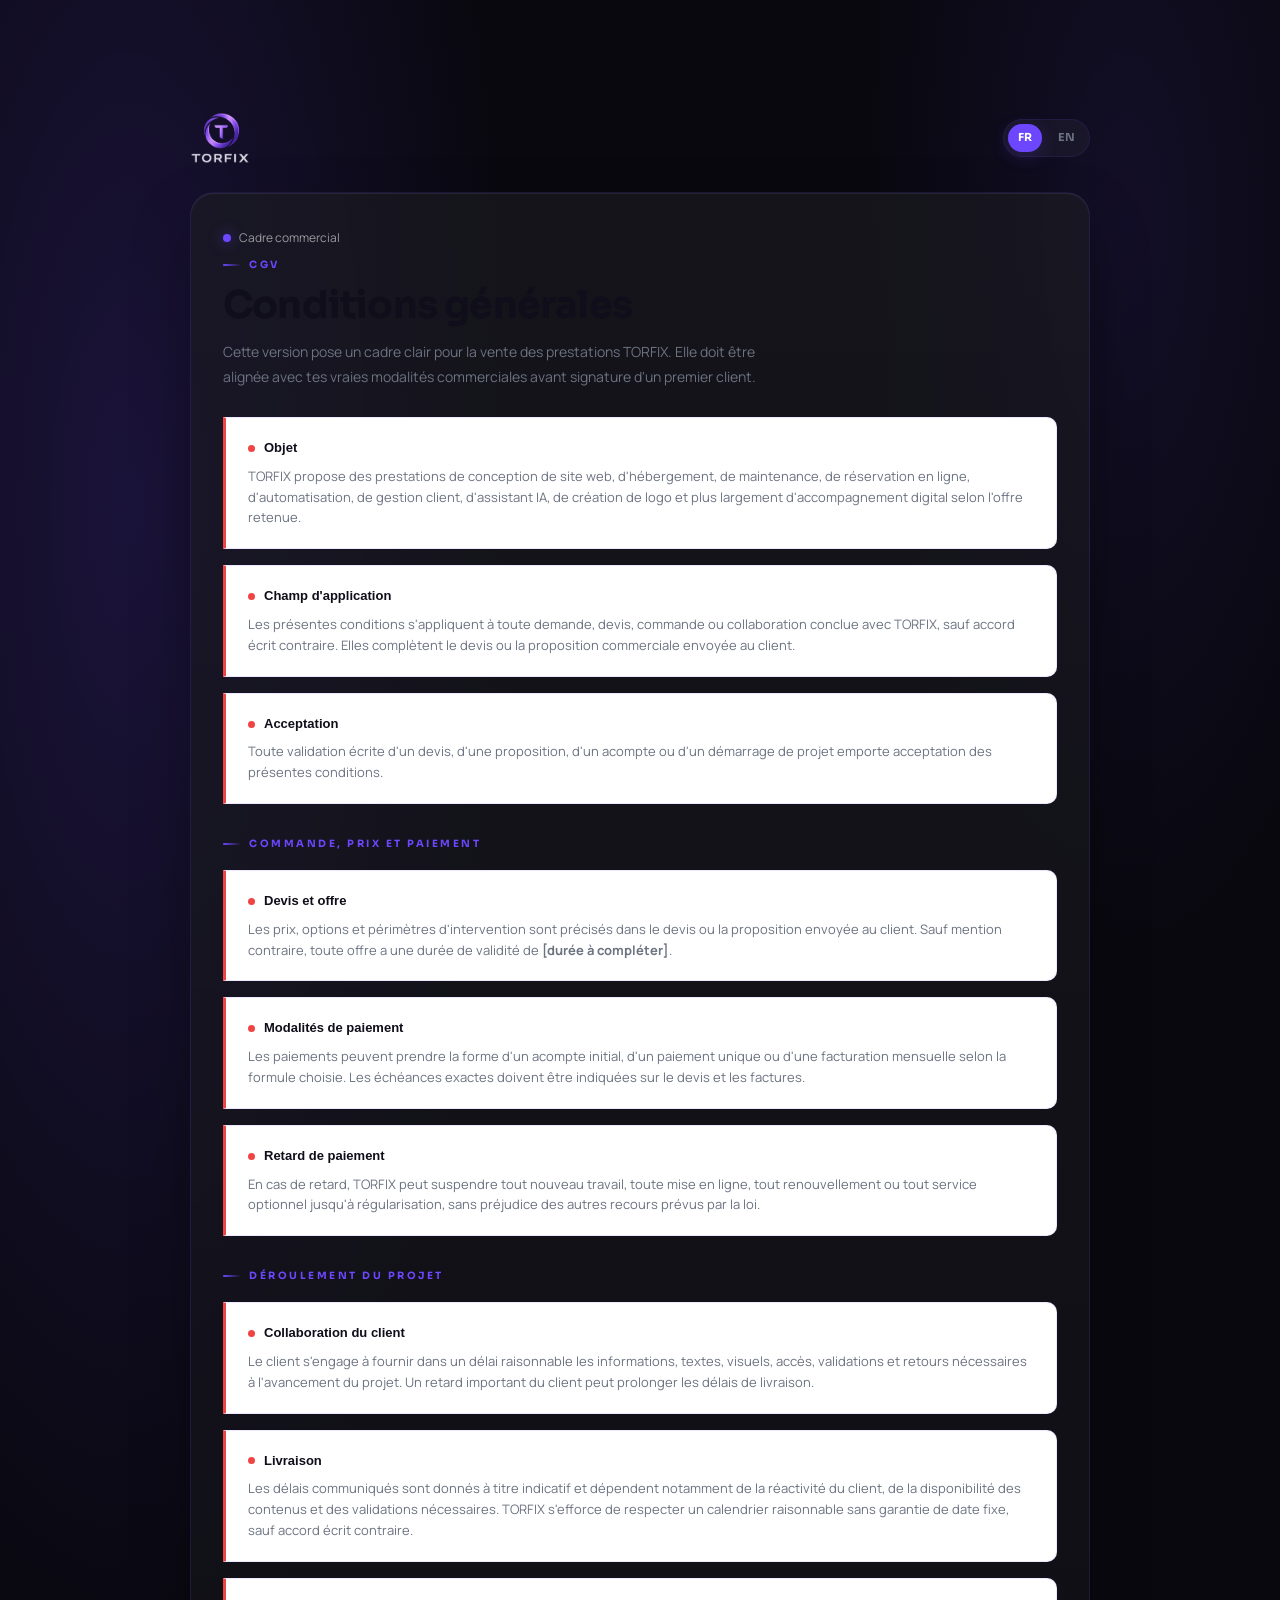
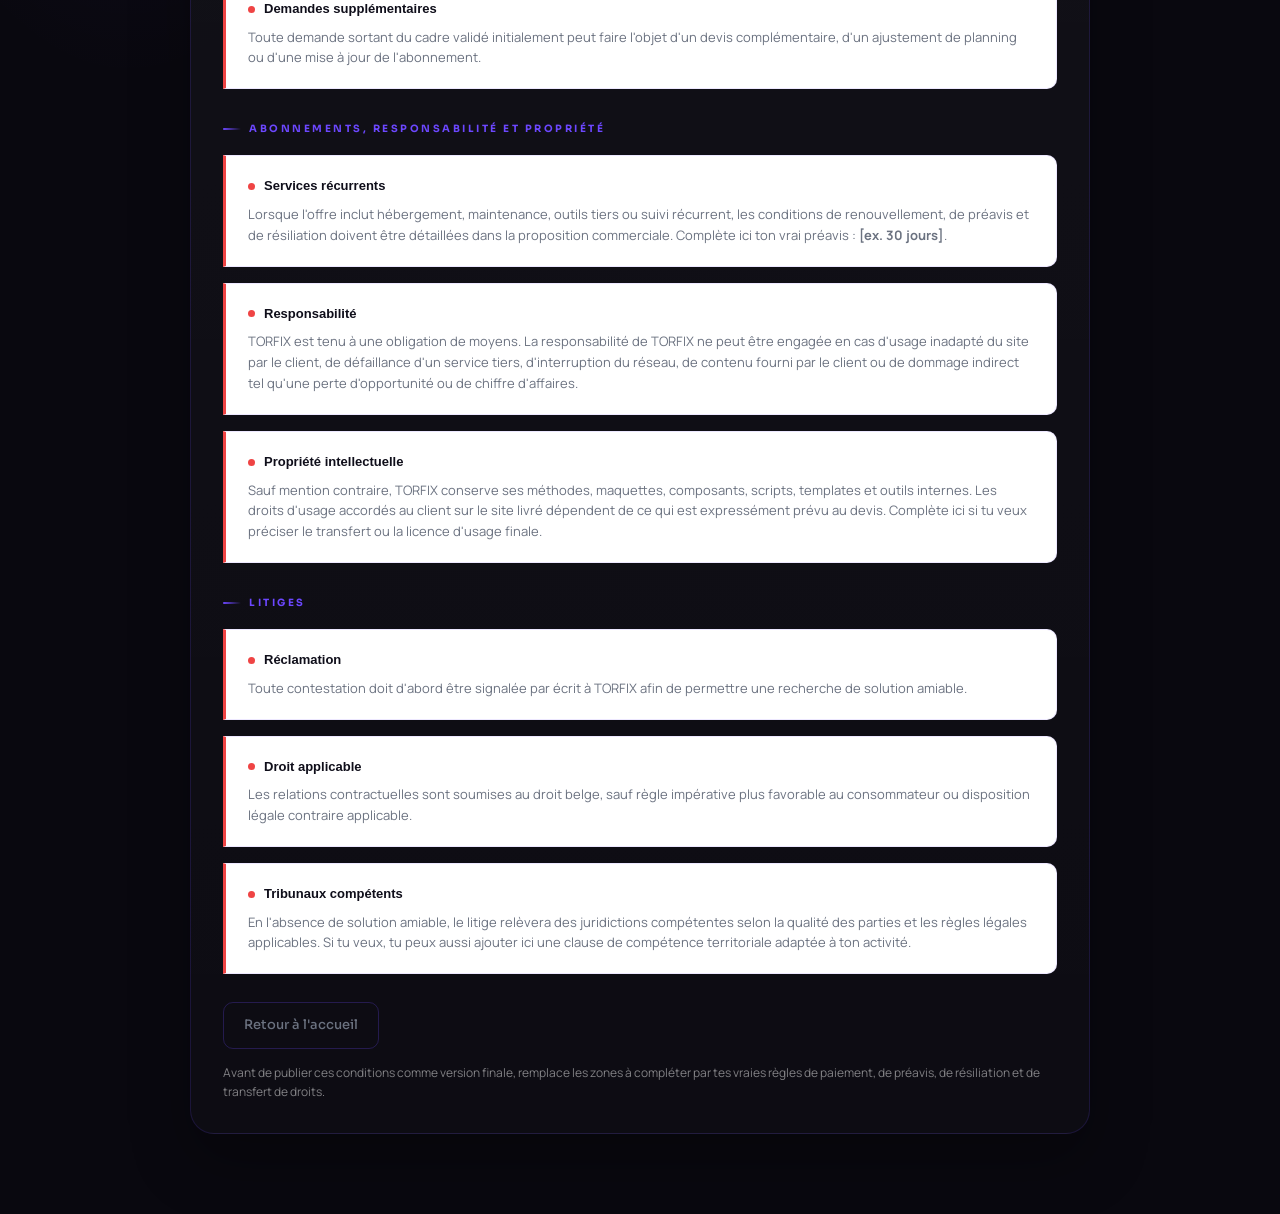
<file: cgv.html>
<!DOCTYPE html>
<html lang="fr">
<head>
  <meta charset="UTF-8">
  <meta name="viewport" content="width=device-width, initial-scale=1.0">
  <title>TORFIX - Conditions g&eacute;n&eacute;rales</title>
  <meta name="description" content="Conditions g&eacute;n&eacute;rales de vente et de service de TORFIX.">
  <meta name="robots" content="index,follow">
  <meta name="theme-color" content="#09080F">
  <link rel="preconnect" href="https://fonts.googleapis.com">
  <link rel="preconnect" href="https://fonts.gstatic.com" crossorigin>
  <link rel="icon" href="favicon-square.svg" type="image/svg+xml">
  <link rel="icon" href="favicon.ico" sizes="32x32" type="image/x-icon">
  <link rel="icon" href="favicon.ico" sizes="192x192" type="image/x-icon">
  <link rel="shortcut icon" href="favicon.ico">
  <link rel="apple-touch-icon" href="favicon.ico">
  <link rel="manifest" href="site.webmanifest">
  <link href="https://fonts.googleapis.com/css2?family=Manrope:wght@400;500;600;700;800&family=Sora:wght@400;500;600;700;800&display=swap" rel="stylesheet">
  <link rel="stylesheet" href="css/style.css">
</head>
<body class="legal-shell">
  <main class="legal-wrap">
    <div class="legal-topbar">
      <a href="index.html" class="nav-logo" aria-label="Torfix accueil"><img class="nav-logo-image" src="logo-torfix-cropped.png" alt="Torfix"><span class="nav-logo-text" aria-hidden="true">TORFIX</span></a>
      <div class="lang-switch" aria-label="S&eacute;lecteur de langue">
        <a class="lang-pill active" href="cgv.html" lang="fr">FR</a>
        <a class="lang-pill" href="terms-en.html" lang="en">EN</a>
      </div>
    </div>
    <section class="legal-card">
      <div class="legal-kicker">Cadre commercial</div>
      <div class="section-header" style="text-align:left; margin-bottom:28px;">
        <div class="section-tag">CGV</div>
        <h1 class="section-h2">Conditions g&eacute;n&eacute;rales</h1>
        <p class="section-sub">Cette version pose un cadre clair pour la vente des prestations TORFIX. Elle doit &ecirc;tre align&eacute;e avec tes vraies modalit&eacute;s commerciales avant signature d&apos;un premier client.</p>
      </div>

      <div class="legal-grid">
        <div class="prob-card">
          <div class="prob-title"><span class="prob-dot"></span>Objet</div>
          <p class="prob-desc">TORFIX propose des prestations de conception de site web, d&apos;h&eacute;bergement, de maintenance, de r&eacute;servation en ligne, d&apos;automatisation, de gestion client, d&apos;assistant IA, de cr&eacute;ation de logo et plus largement d&apos;accompagnement digital selon l&apos;offre retenue.</p>
        </div>
        <div class="prob-card">
          <div class="prob-title"><span class="prob-dot"></span>Champ d&apos;application</div>
          <p class="prob-desc">Les pr&eacute;sentes conditions s&apos;appliquent &agrave; toute demande, devis, commande ou collaboration conclue avec TORFIX, sauf accord &eacute;crit contraire. Elles compl&egrave;tent le devis ou la proposition commerciale envoy&eacute;e au client.</p>
        </div>
        <div class="prob-card">
          <div class="prob-title"><span class="prob-dot"></span>Acceptation</div>
          <p class="prob-desc">Toute validation &eacute;crite d&apos;un devis, d&apos;une proposition, d&apos;un acompte ou d&apos;un d&eacute;marrage de projet emporte acceptation des pr&eacute;sentes conditions.</p>
        </div>
      </div>

      <div class="section-tag" style="margin:32px 0 18px;">Commande, prix et paiement</div>
      <div class="legal-grid">
        <div class="prob-card">
          <div class="prob-title"><span class="prob-dot"></span>Devis et offre</div>
          <p class="prob-desc">Les prix, options et p&eacute;rim&egrave;tres d&apos;intervention sont pr&eacute;cis&eacute;s dans le devis ou la proposition envoy&eacute;e au client. Sauf mention contraire, toute offre a une dur&eacute;e de validit&eacute; de <strong>[dur&eacute;e &agrave; compl&eacute;ter]</strong>.</p>
        </div>
        <div class="prob-card">
          <div class="prob-title"><span class="prob-dot"></span>Modalit&eacute;s de paiement</div>
          <p class="prob-desc">Les paiements peuvent prendre la forme d&apos;un acompte initial, d&apos;un paiement unique ou d&apos;une facturation mensuelle selon la formule choisie. Les &eacute;ch&eacute;ances exactes doivent &ecirc;tre indiqu&eacute;es sur le devis et les factures.</p>
        </div>
        <div class="prob-card">
          <div class="prob-title"><span class="prob-dot"></span>Retard de paiement</div>
          <p class="prob-desc">En cas de retard, TORFIX peut suspendre tout nouveau travail, toute mise en ligne, tout renouvellement ou tout service optionnel jusqu&apos;&agrave; r&eacute;gularisation, sans pr&eacute;judice des autres recours pr&eacute;vus par la loi.</p>
        </div>
      </div>

      <div class="section-tag" style="margin:32px 0 18px;">D&eacute;roulement du projet</div>
      <div class="legal-grid">
        <div class="prob-card">
          <div class="prob-title"><span class="prob-dot"></span>Collaboration du client</div>
          <p class="prob-desc">Le client s&apos;engage &agrave; fournir dans un d&eacute;lai raisonnable les informations, textes, visuels, acc&egrave;s, validations et retours n&eacute;cessaires &agrave; l&apos;avancement du projet. Un retard important du client peut prolonger les d&eacute;lais de livraison.</p>
        </div>
        <div class="prob-card">
          <div class="prob-title"><span class="prob-dot"></span>Livraison</div>
          <p class="prob-desc">Les d&eacute;lais communiqu&eacute;s sont donn&eacute;s &agrave; titre indicatif et d&eacute;pendent notamment de la r&eacute;activit&eacute; du client, de la disponibilit&eacute; des contenus et des validations n&eacute;cessaires. TORFIX s&apos;efforce de respecter un calendrier raisonnable sans garantie de date fixe, sauf accord &eacute;crit contraire.</p>
        </div>
        <div class="prob-card">
          <div class="prob-title"><span class="prob-dot"></span>Demandes suppl&eacute;mentaires</div>
          <p class="prob-desc">Toute demande sortant du cadre valid&eacute; initialement peut faire l&apos;objet d&apos;un devis compl&eacute;mentaire, d&apos;un ajustement de planning ou d&apos;une mise &agrave; jour de l&apos;abonnement.</p>
        </div>
      </div>

      <div class="section-tag" style="margin:32px 0 18px;">Abonnements, responsabilit&eacute; et propri&eacute;t&eacute;</div>
      <div class="legal-grid">
        <div class="prob-card">
          <div class="prob-title"><span class="prob-dot"></span>Services r&eacute;currents</div>
          <p class="prob-desc">Lorsque l&apos;offre inclut h&eacute;bergement, maintenance, outils tiers ou suivi r&eacute;current, les conditions de renouvellement, de pr&eacute;avis et de r&eacute;siliation doivent &ecirc;tre d&eacute;taill&eacute;es dans la proposition commerciale. Compl&egrave;te ici ton vrai pr&eacute;avis&nbsp;: <strong>[ex. 30 jours]</strong>.</p>
        </div>
        <div class="prob-card">
          <div class="prob-title"><span class="prob-dot"></span>Responsabilit&eacute;</div>
          <p class="prob-desc">TORFIX est tenu &agrave; une obligation de moyens. La responsabilit&eacute; de TORFIX ne peut &ecirc;tre engag&eacute;e en cas d&apos;usage inadapt&eacute; du site par le client, de d&eacute;faillance d&apos;un service tiers, d&apos;interruption du r&eacute;seau, de contenu fourni par le client ou de dommage indirect tel qu&apos;une perte d&apos;opportunit&eacute; ou de chiffre d&apos;affaires.</p>
        </div>
        <div class="prob-card">
          <div class="prob-title"><span class="prob-dot"></span>Propri&eacute;t&eacute; intellectuelle</div>
          <p class="prob-desc">Sauf mention contraire, TORFIX conserve ses m&eacute;thodes, maquettes, composants, scripts, templates et outils internes. Les droits d&apos;usage accord&eacute;s au client sur le site livr&eacute; d&eacute;pendent de ce qui est express&eacute;ment pr&eacute;vu au devis. Compl&egrave;te ici si tu veux pr&eacute;ciser le transfert ou la licence d&apos;usage finale.</p>
        </div>
      </div>

      <div class="section-tag" style="margin:32px 0 18px;">Litiges</div>
      <div class="legal-grid">
        <div class="prob-card">
          <div class="prob-title"><span class="prob-dot"></span>R&eacute;clamation</div>
          <p class="prob-desc">Toute contestation doit d&apos;abord &ecirc;tre signal&eacute;e par &eacute;crit &agrave; TORFIX afin de permettre une recherche de solution amiable.</p>
        </div>
        <div class="prob-card">
          <div class="prob-title"><span class="prob-dot"></span>Droit applicable</div>
          <p class="prob-desc">Les relations contractuelles sont soumises au droit belge, sauf r&egrave;gle imp&eacute;rative plus favorable au consommateur ou disposition l&eacute;gale contraire applicable.</p>
        </div>
        <div class="prob-card">
          <div class="prob-title"><span class="prob-dot"></span>Tribunaux comp&eacute;tents</div>
          <p class="prob-desc">En l&apos;absence de solution amiable, le litige rel&egrave;vera des juridictions comp&eacute;tentes selon la qualit&eacute; des parties et les r&egrave;gles l&eacute;gales applicables. Si tu veux, tu peux aussi ajouter ici une clause de comp&eacute;tence territoriale adapt&eacute;e &agrave; ton activit&eacute;.</p>
        </div>
      </div>

      <div class="legal-footer">
        <a class="btn-secondary" href="index.html">Retour &agrave; l&apos;accueil</a>
        <p class="legal-note">Avant de publier ces conditions comme version finale, remplace les zones &agrave; compl&eacute;ter par tes vraies r&egrave;gles de paiement, de pr&eacute;avis, de r&eacute;siliation et de transfert de droits.</p>
      </div>
    </section>
  </main>
</body>
</html>
</file>
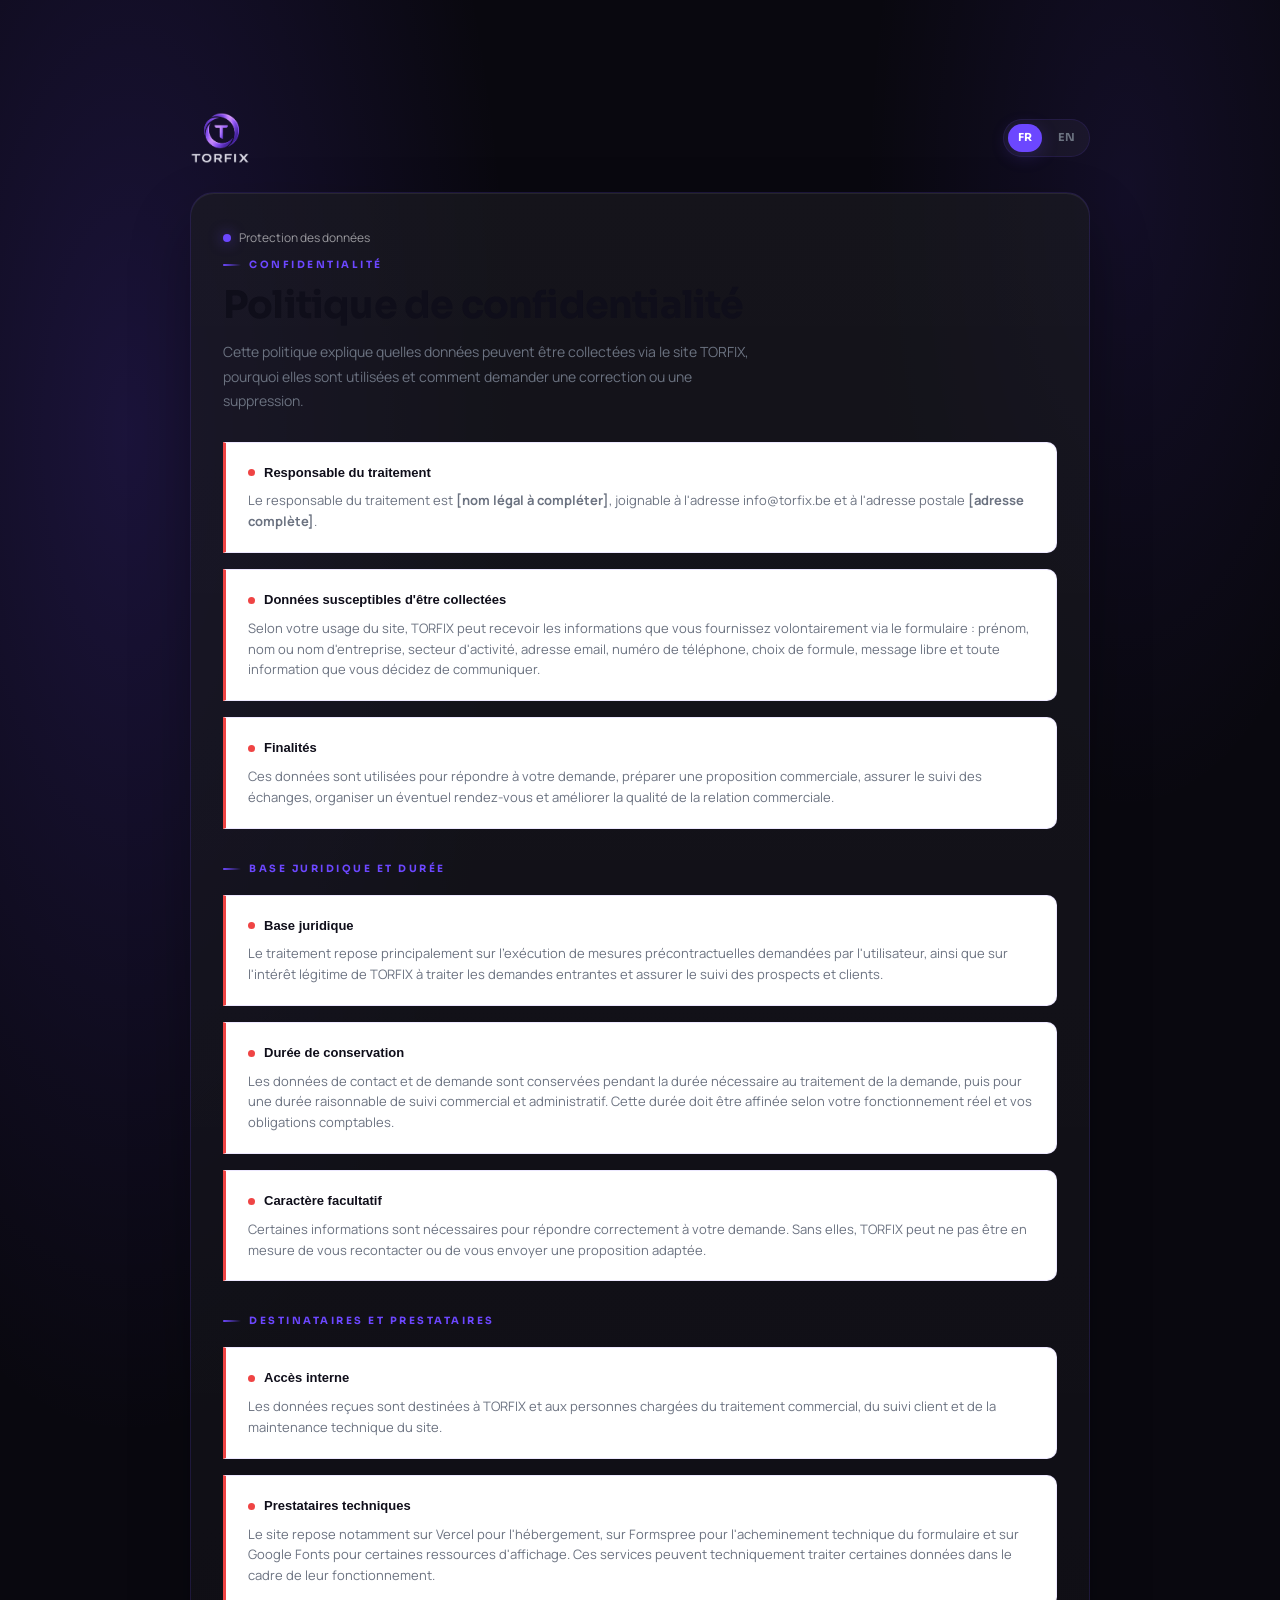
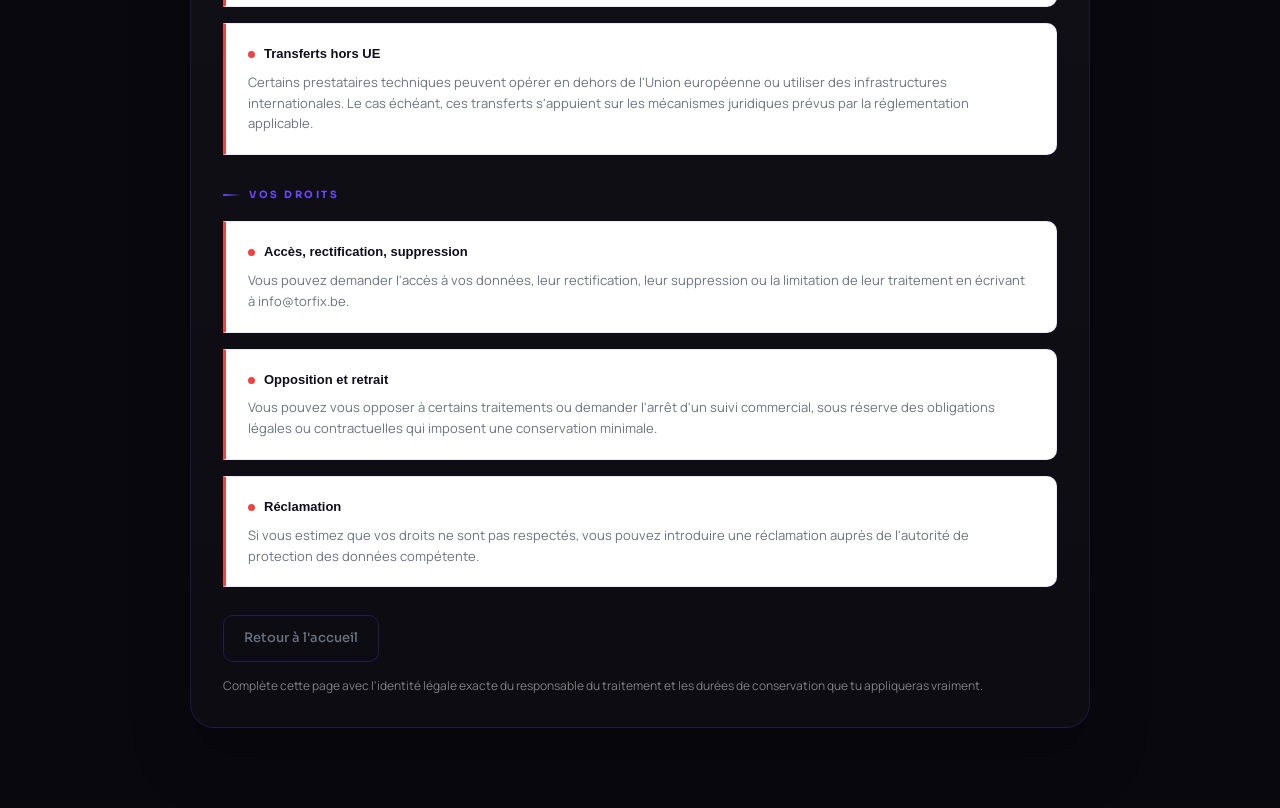
<file: confidentialite.html>
<!DOCTYPE html>
<html lang="fr">
<head>
  <meta charset="UTF-8">
  <meta name="viewport" content="width=device-width, initial-scale=1.0">
  <title>TORFIX - Politique de confidentialit&eacute;</title>
  <meta name="description" content="Politique de confidentialit&eacute; du site TORFIX.">
  <meta name="robots" content="index,follow">
  <meta name="theme-color" content="#09080F">
  <link rel="preconnect" href="https://fonts.googleapis.com">
  <link rel="preconnect" href="https://fonts.gstatic.com" crossorigin>
  <link rel="icon" href="favicon-square.svg" type="image/svg+xml">
  <link rel="icon" href="favicon.ico" sizes="32x32" type="image/x-icon">
  <link rel="icon" href="favicon.ico" sizes="192x192" type="image/x-icon">
  <link rel="shortcut icon" href="favicon.ico">
  <link rel="apple-touch-icon" href="favicon.ico">
  <link rel="manifest" href="site.webmanifest">
  <link href="https://fonts.googleapis.com/css2?family=Manrope:wght@400;500;600;700;800&family=Sora:wght@400;500;600;700;800&display=swap" rel="stylesheet">
  <link rel="stylesheet" href="css/style.css">
</head>
<body class="legal-shell">
  <main class="legal-wrap">
    <div class="legal-topbar">
      <a href="index.html" class="nav-logo" aria-label="Torfix accueil"><img class="nav-logo-image" src="logo-torfix-cropped.png" alt="Torfix"><span class="nav-logo-text" aria-hidden="true">TORFIX</span></a>
      <div class="lang-switch" aria-label="S&eacute;lecteur de langue">
        <a class="lang-pill active" href="confidentialite.html" lang="fr">FR</a>
        <a class="lang-pill" href="privacy-en.html" lang="en">EN</a>
      </div>
    </div>
    <section class="legal-card">
      <div class="legal-kicker">Protection des donn&eacute;es</div>
      <div class="section-header" style="text-align:left; margin-bottom:28px;">
        <div class="section-tag">Confidentialit&eacute;</div>
        <h1 class="section-h2">Politique de confidentialit&eacute;</h1>
        <p class="section-sub">Cette politique explique quelles donn&eacute;es peuvent &ecirc;tre collect&eacute;es via le site TORFIX, pourquoi elles sont utilis&eacute;es et comment demander une correction ou une suppression.</p>
      </div>

      <div class="legal-grid">
        <div class="prob-card">
          <div class="prob-title"><span class="prob-dot"></span>Responsable du traitement</div>
          <p class="prob-desc">Le responsable du traitement est <strong>[nom l&eacute;gal &agrave; compl&eacute;ter]</strong>, joignable &agrave; l&apos;adresse <a href="mailto:info@torfix.be">info@torfix.be</a> et &agrave; l&apos;adresse postale <strong>[adresse compl&egrave;te]</strong>.</p>
        </div>
        <div class="prob-card">
          <div class="prob-title"><span class="prob-dot"></span>Donn&eacute;es susceptibles d&apos;&ecirc;tre collect&eacute;es</div>
          <p class="prob-desc">Selon votre usage du site, TORFIX peut recevoir les informations que vous fournissez volontairement via le formulaire&nbsp;: pr&eacute;nom, nom ou nom d&apos;entreprise, secteur d&apos;activit&eacute;, adresse email, num&eacute;ro de t&eacute;l&eacute;phone, choix de formule, message libre et toute information que vous d&eacute;cidez de communiquer.</p>
        </div>
        <div class="prob-card">
          <div class="prob-title"><span class="prob-dot"></span>Finalit&eacute;s</div>
          <p class="prob-desc">Ces donn&eacute;es sont utilis&eacute;es pour r&eacute;pondre &agrave; votre demande, pr&eacute;parer une proposition commerciale, assurer le suivi des &eacute;changes, organiser un &eacute;ventuel rendez-vous et am&eacute;liorer la qualit&eacute; de la relation commerciale.</p>
        </div>
      </div>

      <div class="section-tag" style="margin:32px 0 18px;">Base juridique et dur&eacute;e</div>
      <div class="legal-grid">
        <div class="prob-card">
          <div class="prob-title"><span class="prob-dot"></span>Base juridique</div>
          <p class="prob-desc">Le traitement repose principalement sur l&apos;ex&eacute;cution de mesures pr&eacute;contractuelles demand&eacute;es par l&apos;utilisateur, ainsi que sur l&apos;int&eacute;r&ecirc;t l&eacute;gitime de TORFIX &agrave; traiter les demandes entrantes et assurer le suivi des prospects et clients.</p>
        </div>
        <div class="prob-card">
          <div class="prob-title"><span class="prob-dot"></span>Dur&eacute;e de conservation</div>
          <p class="prob-desc">Les donn&eacute;es de contact et de demande sont conserv&eacute;es pendant la dur&eacute;e n&eacute;cessaire au traitement de la demande, puis pour une dur&eacute;e raisonnable de suivi commercial et administratif. Cette dur&eacute;e doit &ecirc;tre affin&eacute;e selon votre fonctionnement r&eacute;el et vos obligations comptables.</p>
        </div>
        <div class="prob-card">
          <div class="prob-title"><span class="prob-dot"></span>Caract&egrave;re facultatif</div>
          <p class="prob-desc">Certaines informations sont n&eacute;cessaires pour r&eacute;pondre correctement &agrave; votre demande. Sans elles, TORFIX peut ne pas &ecirc;tre en mesure de vous recontacter ou de vous envoyer une proposition adapt&eacute;e.</p>
        </div>
      </div>

      <div class="section-tag" style="margin:32px 0 18px;">Destinataires et prestataires</div>
      <div class="legal-grid">
        <div class="prob-card">
          <div class="prob-title"><span class="prob-dot"></span>Acc&egrave;s interne</div>
          <p class="prob-desc">Les donn&eacute;es re&ccedil;ues sont destin&eacute;es &agrave; TORFIX et aux personnes charg&eacute;es du traitement commercial, du suivi client et de la maintenance technique du site.</p>
        </div>
        <div class="prob-card">
          <div class="prob-title"><span class="prob-dot"></span>Prestataires techniques</div>
          <p class="prob-desc">Le site repose notamment sur Vercel pour l&apos;h&eacute;bergement, sur Formspree pour l&apos;acheminement technique du formulaire et sur Google Fonts pour certaines ressources d&apos;affichage. Ces services peuvent techniquement traiter certaines donn&eacute;es dans le cadre de leur fonctionnement.</p>
        </div>
        <div class="prob-card">
          <div class="prob-title"><span class="prob-dot"></span>Transferts hors UE</div>
          <p class="prob-desc">Certains prestataires techniques peuvent op&eacute;rer en dehors de l&apos;Union europ&eacute;enne ou utiliser des infrastructures internationales. Le cas &eacute;ch&eacute;ant, ces transferts s&apos;appuient sur les m&eacute;canismes juridiques pr&eacute;vus par la r&eacute;glementation applicable.</p>
        </div>
      </div>

      <div class="section-tag" style="margin:32px 0 18px;">Vos droits</div>
      <div class="legal-grid">
        <div class="prob-card">
          <div class="prob-title"><span class="prob-dot"></span>Acc&egrave;s, rectification, suppression</div>
          <p class="prob-desc">Vous pouvez demander l&apos;acc&egrave;s &agrave; vos donn&eacute;es, leur rectification, leur suppression ou la limitation de leur traitement en &eacute;crivant &agrave; <a href="mailto:info@torfix.be">info@torfix.be</a>.</p>
        </div>
        <div class="prob-card">
          <div class="prob-title"><span class="prob-dot"></span>Opposition et retrait</div>
          <p class="prob-desc">Vous pouvez vous opposer &agrave; certains traitements ou demander l&apos;arr&ecirc;t d&apos;un suivi commercial, sous r&eacute;serve des obligations l&eacute;gales ou contractuelles qui imposent une conservation minimale.</p>
        </div>
        <div class="prob-card">
          <div class="prob-title"><span class="prob-dot"></span>R&eacute;clamation</div>
          <p class="prob-desc">Si vous estimez que vos droits ne sont pas respect&eacute;s, vous pouvez introduire une r&eacute;clamation aupr&egrave;s de l&apos;autorit&eacute; de protection des donn&eacute;es comp&eacute;tente.</p>
        </div>
      </div>

      <div class="legal-footer">
        <a class="btn-secondary" href="index.html">Retour &agrave; l&apos;accueil</a>
        <p class="legal-note">Compl&egrave;te cette page avec l&apos;identit&eacute; l&eacute;gale exacte du responsable du traitement et les dur&eacute;es de conservation que tu appliqueras vraiment.</p>
      </div>
    </section>
  </main>
</body>
</html>
</file>
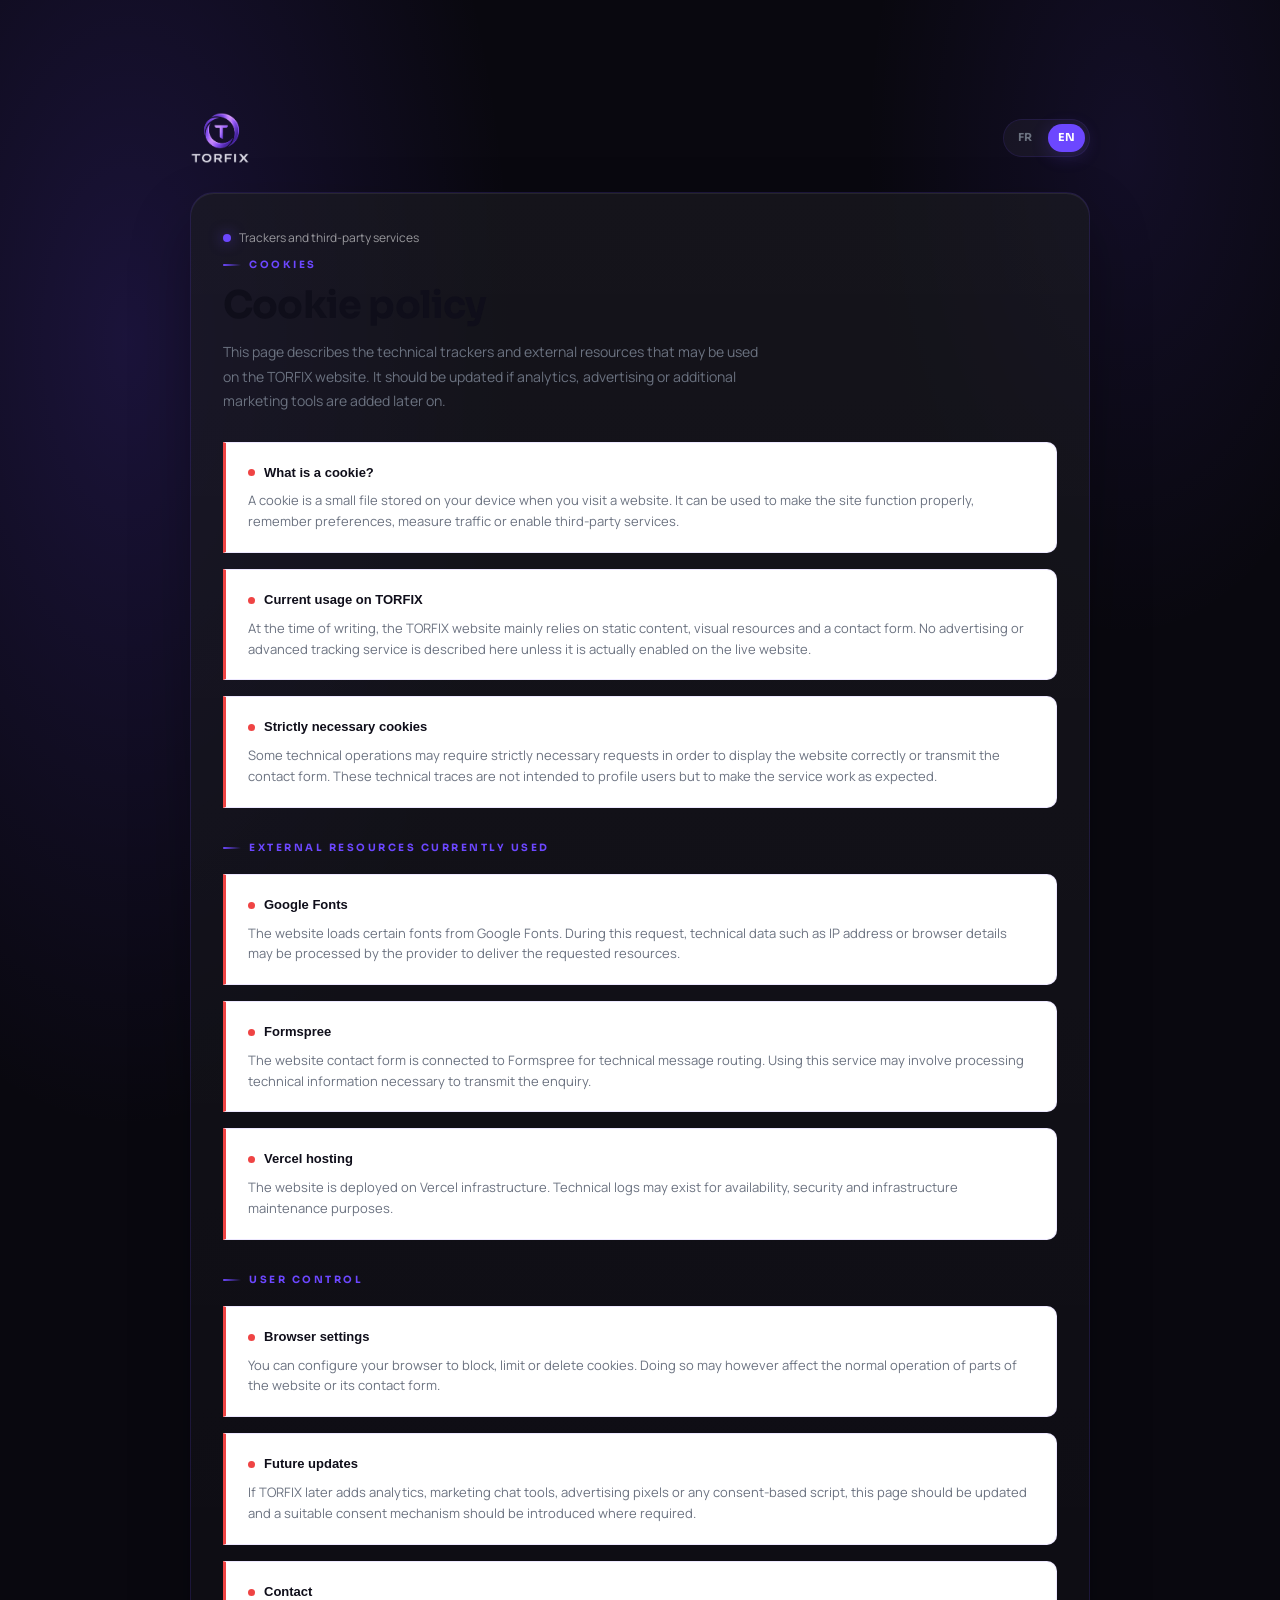
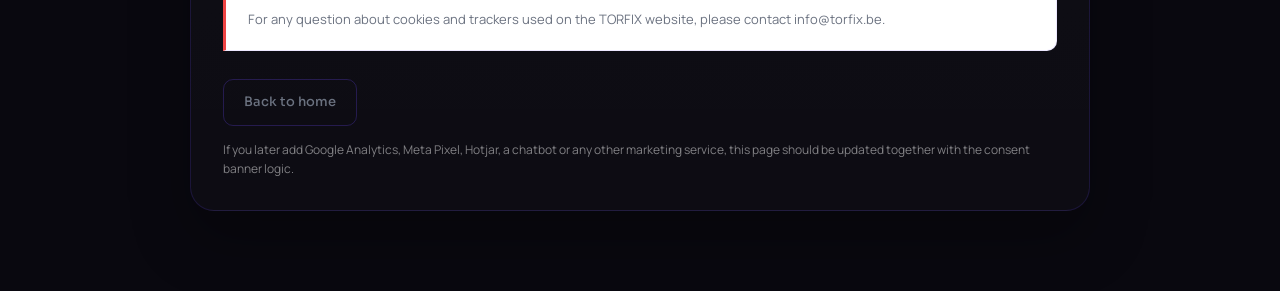
<file: cookies-en.html>
<!DOCTYPE html>
<html lang="en">
<head>
  <meta charset="UTF-8">
  <meta name="viewport" content="width=device-width, initial-scale=1.0">
  <title>TORFIX - Cookie policy</title>
  <meta name="description" content="Cookie policy for the TORFIX website.">
  <meta name="robots" content="index,follow">
  <meta name="theme-color" content="#09080F">
  <link rel="preconnect" href="https://fonts.googleapis.com">
  <link rel="preconnect" href="https://fonts.gstatic.com" crossorigin>
  <link rel="icon" href="favicon-square.svg" type="image/svg+xml">
  <link rel="icon" href="favicon.ico" sizes="32x32" type="image/x-icon">
  <link rel="icon" href="favicon.ico" sizes="192x192" type="image/x-icon">
  <link rel="shortcut icon" href="favicon.ico">
  <link rel="apple-touch-icon" href="favicon.ico">
  <link rel="manifest" href="site.webmanifest">
  <link href="https://fonts.googleapis.com/css2?family=Manrope:wght@400;500;600;700;800&family=Sora:wght@400;500;600;700;800&display=swap" rel="stylesheet">
  <link rel="stylesheet" href="css/style.css">
</head>
<body class="legal-shell">
  <main class="legal-wrap">
    <div class="legal-topbar">
      <a href="index-en.html" class="nav-logo" aria-label="Torfix home"><img class="nav-logo-image" src="logo-torfix-cropped.png" alt="Torfix"><span class="nav-logo-text" aria-hidden="true">TORFIX</span></a>
      <div class="lang-switch" aria-label="Language switcher">
        <a class="lang-pill" href="cookies.html" lang="fr">FR</a>
        <a class="lang-pill active" href="cookies-en.html" lang="en">EN</a>
      </div>
    </div>
    <section class="legal-card">
      <div class="legal-kicker">Trackers and third-party services</div>
      <div class="section-header" style="text-align:left; margin-bottom:28px;">
        <div class="section-tag">Cookies</div>
        <h1 class="section-h2">Cookie policy</h1>
        <p class="section-sub">This page describes the technical trackers and external resources that may be used on the TORFIX website. It should be updated if analytics, advertising or additional marketing tools are added later on.</p>
      </div>

      <div class="legal-grid">
        <div class="prob-card">
          <div class="prob-title"><span class="prob-dot"></span>What is a cookie?</div>
          <p class="prob-desc">A cookie is a small file stored on your device when you visit a website. It can be used to make the site function properly, remember preferences, measure traffic or enable third-party services.</p>
        </div>
        <div class="prob-card">
          <div class="prob-title"><span class="prob-dot"></span>Current usage on TORFIX</div>
          <p class="prob-desc">At the time of writing, the TORFIX website mainly relies on static content, visual resources and a contact form. No advertising or advanced tracking service is described here unless it is actually enabled on the live website.</p>
        </div>
        <div class="prob-card">
          <div class="prob-title"><span class="prob-dot"></span>Strictly necessary cookies</div>
          <p class="prob-desc">Some technical operations may require strictly necessary requests in order to display the website correctly or transmit the contact form. These technical traces are not intended to profile users but to make the service work as expected.</p>
        </div>
      </div>

      <div class="section-tag" style="margin:32px 0 18px;">External resources currently used</div>
      <div class="legal-grid">
        <div class="prob-card">
          <div class="prob-title"><span class="prob-dot"></span>Google Fonts</div>
          <p class="prob-desc">The website loads certain fonts from Google Fonts. During this request, technical data such as IP address or browser details may be processed by the provider to deliver the requested resources.</p>
        </div>
        <div class="prob-card">
          <div class="prob-title"><span class="prob-dot"></span>Formspree</div>
          <p class="prob-desc">The website contact form is connected to Formspree for technical message routing. Using this service may involve processing technical information necessary to transmit the enquiry.</p>
        </div>
        <div class="prob-card">
          <div class="prob-title"><span class="prob-dot"></span>Vercel hosting</div>
          <p class="prob-desc">The website is deployed on Vercel infrastructure. Technical logs may exist for availability, security and infrastructure maintenance purposes.</p>
        </div>
      </div>

      <div class="section-tag" style="margin:32px 0 18px;">User control</div>
      <div class="legal-grid">
        <div class="prob-card">
          <div class="prob-title"><span class="prob-dot"></span>Browser settings</div>
          <p class="prob-desc">You can configure your browser to block, limit or delete cookies. Doing so may however affect the normal operation of parts of the website or its contact form.</p>
        </div>
        <div class="prob-card">
          <div class="prob-title"><span class="prob-dot"></span>Future updates</div>
          <p class="prob-desc">If TORFIX later adds analytics, marketing chat tools, advertising pixels or any consent-based script, this page should be updated and a suitable consent mechanism should be introduced where required.</p>
        </div>
        <div class="prob-card">
          <div class="prob-title"><span class="prob-dot"></span>Contact</div>
          <p class="prob-desc">For any question about cookies and trackers used on the TORFIX website, please contact <a href="mailto:info@torfix.be">info@torfix.be</a>.</p>
        </div>
      </div>

      <div class="legal-footer">
        <a class="btn-secondary" href="index-en.html">Back to home</a>
        <p class="legal-note">If you later add Google Analytics, Meta Pixel, Hotjar, a chatbot or any other marketing service, this page should be updated together with the consent banner logic.</p>
      </div>
    </section>
  </main>
</body>
</html>
</file>
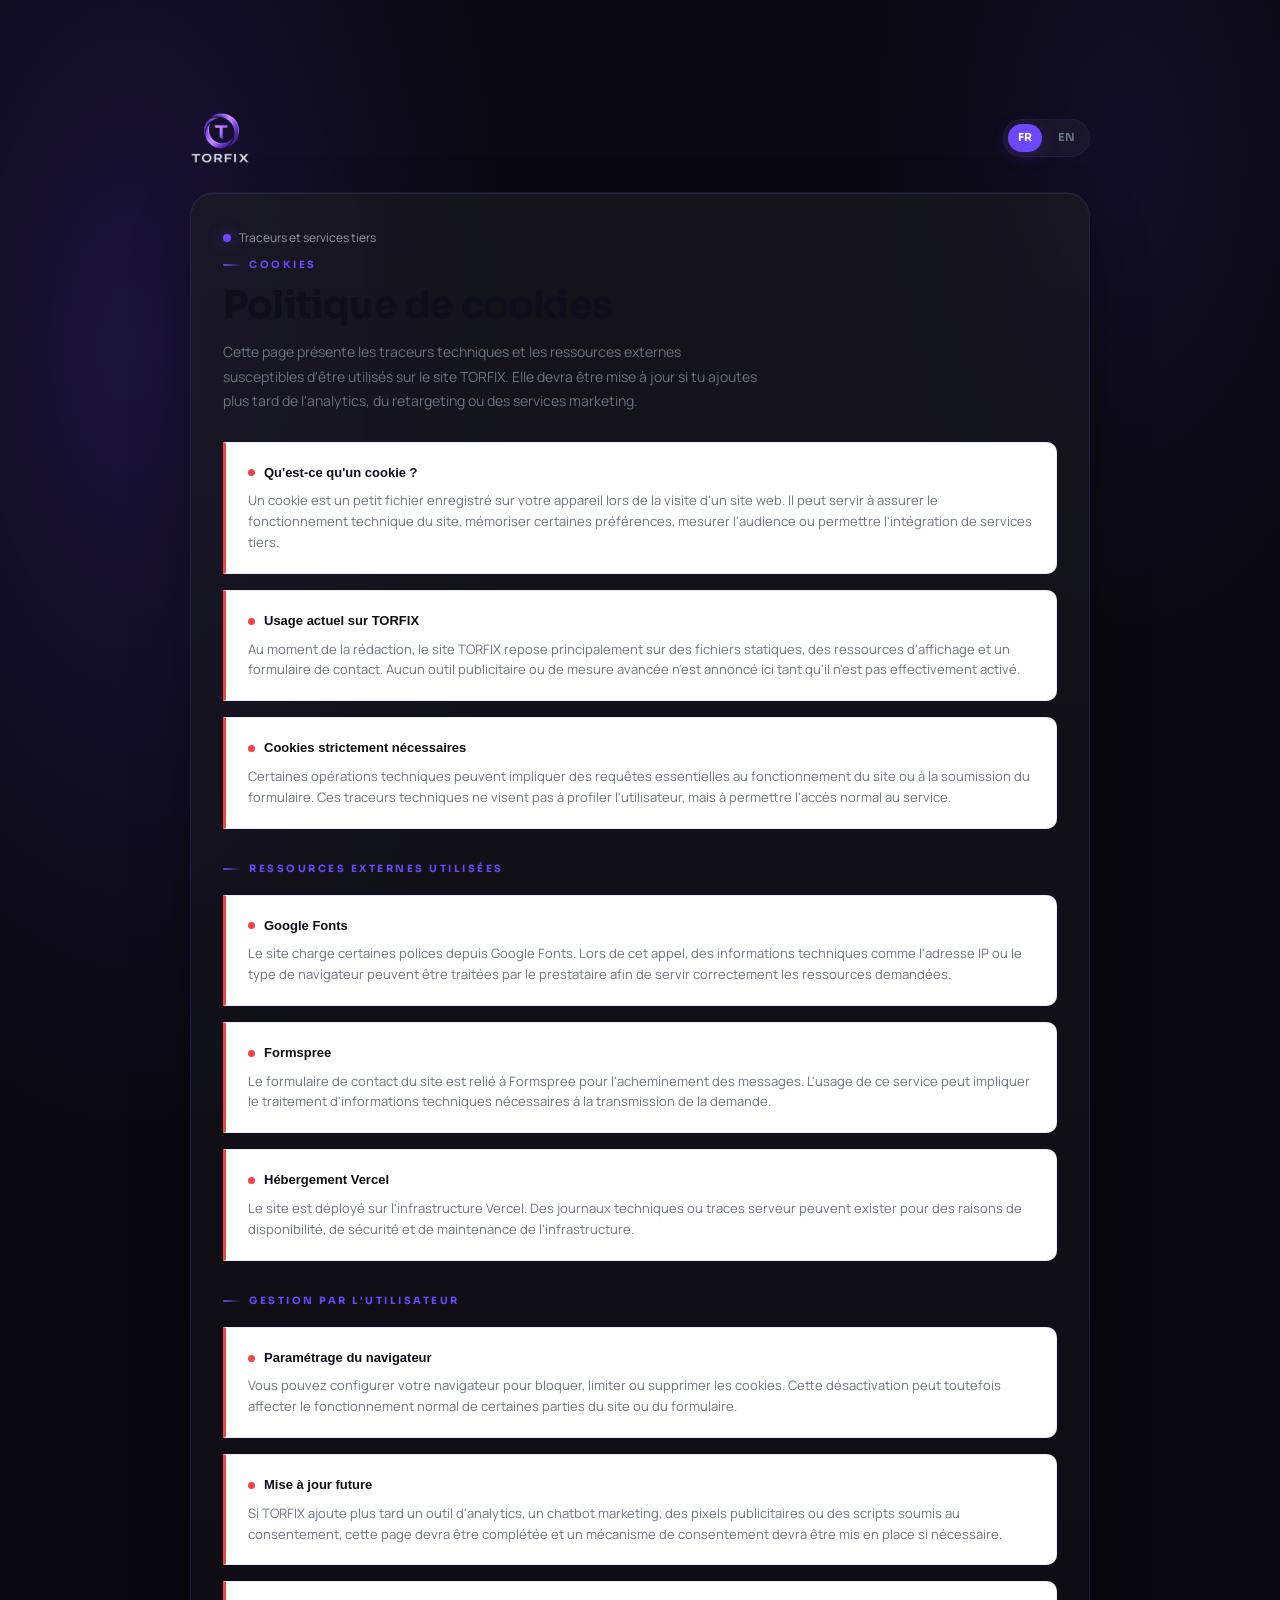
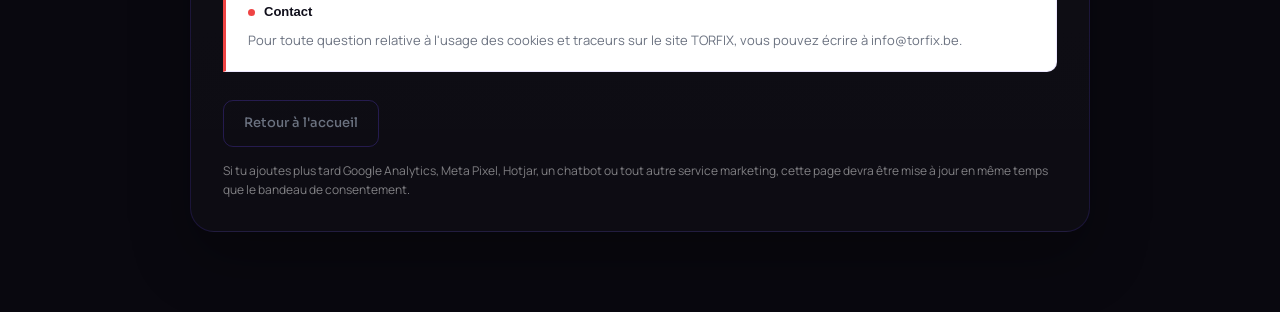
<file: cookies.html>
<!DOCTYPE html>
<html lang="fr">
<head>
  <meta charset="UTF-8">
  <meta name="viewport" content="width=device-width, initial-scale=1.0">
  <title>TORFIX - Politique de cookies</title>
  <meta name="description" content="Politique de cookies du site TORFIX.">
  <meta name="robots" content="index,follow">
  <meta name="theme-color" content="#09080F">
  <link rel="preconnect" href="https://fonts.googleapis.com">
  <link rel="preconnect" href="https://fonts.gstatic.com" crossorigin>
  <link rel="icon" href="favicon-square.svg" type="image/svg+xml">
  <link rel="icon" href="favicon.ico" sizes="32x32" type="image/x-icon">
  <link rel="icon" href="favicon.ico" sizes="192x192" type="image/x-icon">
  <link rel="shortcut icon" href="favicon.ico">
  <link rel="apple-touch-icon" href="favicon.ico">
  <link rel="manifest" href="site.webmanifest">
  <link href="https://fonts.googleapis.com/css2?family=Manrope:wght@400;500;600;700;800&family=Sora:wght@400;500;600;700;800&display=swap" rel="stylesheet">
  <link rel="stylesheet" href="css/style.css">
</head>
<body class="legal-shell">
  <main class="legal-wrap">
    <div class="legal-topbar">
      <a href="index.html" class="nav-logo" aria-label="Torfix accueil"><img class="nav-logo-image" src="logo-torfix-cropped.png" alt="Torfix"><span class="nav-logo-text" aria-hidden="true">TORFIX</span></a>
      <div class="lang-switch" aria-label="S&eacute;lecteur de langue">
        <a class="lang-pill active" href="cookies.html" lang="fr">FR</a>
        <a class="lang-pill" href="cookies-en.html" lang="en">EN</a>
      </div>
    </div>
    <section class="legal-card">
      <div class="legal-kicker">Traceurs et services tiers</div>
      <div class="section-header" style="text-align:left; margin-bottom:28px;">
        <div class="section-tag">Cookies</div>
        <h1 class="section-h2">Politique de cookies</h1>
        <p class="section-sub">Cette page pr&eacute;sente les traceurs techniques et les ressources externes susceptibles d&apos;&ecirc;tre utilis&eacute;s sur le site TORFIX. Elle devra &ecirc;tre mise &agrave; jour si tu ajoutes plus tard de l&apos;analytics, du retargeting ou des services marketing.</p>
      </div>

      <div class="legal-grid">
        <div class="prob-card">
          <div class="prob-title"><span class="prob-dot"></span>Qu&apos;est-ce qu&apos;un cookie&nbsp;?</div>
          <p class="prob-desc">Un cookie est un petit fichier enregistr&eacute; sur votre appareil lors de la visite d&apos;un site web. Il peut servir &agrave; assurer le fonctionnement technique du site, m&eacute;moriser certaines pr&eacute;f&eacute;rences, mesurer l&apos;audience ou permettre l&apos;int&eacute;gration de services tiers.</p>
        </div>
        <div class="prob-card">
          <div class="prob-title"><span class="prob-dot"></span>Usage actuel sur TORFIX</div>
          <p class="prob-desc">Au moment de la r&eacute;daction, le site TORFIX repose principalement sur des fichiers statiques, des ressources d&apos;affichage et un formulaire de contact. Aucun outil publicitaire ou de mesure avanc&eacute;e n&apos;est annonc&eacute; ici tant qu&apos;il n&apos;est pas effectivement activ&eacute;.</p>
        </div>
        <div class="prob-card">
          <div class="prob-title"><span class="prob-dot"></span>Cookies strictement n&eacute;cessaires</div>
          <p class="prob-desc">Certaines op&eacute;rations techniques peuvent impliquer des requ&ecirc;tes essentielles au fonctionnement du site ou &agrave; la soumission du formulaire. Ces traceurs techniques ne visent pas &agrave; profiler l&apos;utilisateur, mais &agrave; permettre l&apos;acc&egrave;s normal au service.</p>
        </div>
      </div>

      <div class="section-tag" style="margin:32px 0 18px;">Ressources externes utilis&eacute;es</div>
      <div class="legal-grid">
        <div class="prob-card">
          <div class="prob-title"><span class="prob-dot"></span>Google Fonts</div>
          <p class="prob-desc">Le site charge certaines polices depuis Google Fonts. Lors de cet appel, des informations techniques comme l&apos;adresse IP ou le type de navigateur peuvent &ecirc;tre trait&eacute;es par le prestataire afin de servir correctement les ressources demand&eacute;es.</p>
        </div>
        <div class="prob-card">
          <div class="prob-title"><span class="prob-dot"></span>Formspree</div>
          <p class="prob-desc">Le formulaire de contact du site est reli&eacute; &agrave; Formspree pour l&apos;acheminement des messages. L&apos;usage de ce service peut impliquer le traitement d&apos;informations techniques n&eacute;cessaires &agrave; la transmission de la demande.</p>
        </div>
        <div class="prob-card">
          <div class="prob-title"><span class="prob-dot"></span>H&eacute;bergement Vercel</div>
          <p class="prob-desc">Le site est d&eacute;ploy&eacute; sur l&apos;infrastructure Vercel. Des journaux techniques ou traces serveur peuvent exister pour des raisons de disponibilit&eacute;, de s&eacute;curit&eacute; et de maintenance de l&apos;infrastructure.</p>
        </div>
      </div>

      <div class="section-tag" style="margin:32px 0 18px;">Gestion par l&apos;utilisateur</div>
      <div class="legal-grid">
        <div class="prob-card">
          <div class="prob-title"><span class="prob-dot"></span>Param&eacute;trage du navigateur</div>
          <p class="prob-desc">Vous pouvez configurer votre navigateur pour bloquer, limiter ou supprimer les cookies. Cette d&eacute;sactivation peut toutefois affecter le fonctionnement normal de certaines parties du site ou du formulaire.</p>
        </div>
        <div class="prob-card">
          <div class="prob-title"><span class="prob-dot"></span>Mise &agrave; jour future</div>
          <p class="prob-desc">Si TORFIX ajoute plus tard un outil d&apos;analytics, un chatbot marketing, des pixels publicitaires ou des scripts soumis au consentement, cette page devra &ecirc;tre compl&eacute;t&eacute;e et un m&eacute;canisme de consentement devra &ecirc;tre mis en place si n&eacute;cessaire.</p>
        </div>
        <div class="prob-card">
          <div class="prob-title"><span class="prob-dot"></span>Contact</div>
          <p class="prob-desc">Pour toute question relative &agrave; l&apos;usage des cookies et traceurs sur le site TORFIX, vous pouvez &eacute;crire &agrave; <a href="mailto:info@torfix.be">info@torfix.be</a>.</p>
        </div>
      </div>

      <div class="legal-footer">
        <a class="btn-secondary" href="index.html">Retour &agrave; l&apos;accueil</a>
        <p class="legal-note">Si tu ajoutes plus tard Google Analytics, Meta Pixel, Hotjar, un chatbot ou tout autre service marketing, cette page devra &ecirc;tre mise &agrave; jour en m&ecirc;me temps que le bandeau de consentement.</p>
      </div>
    </section>
  </main>
</body>
</html>
</file>
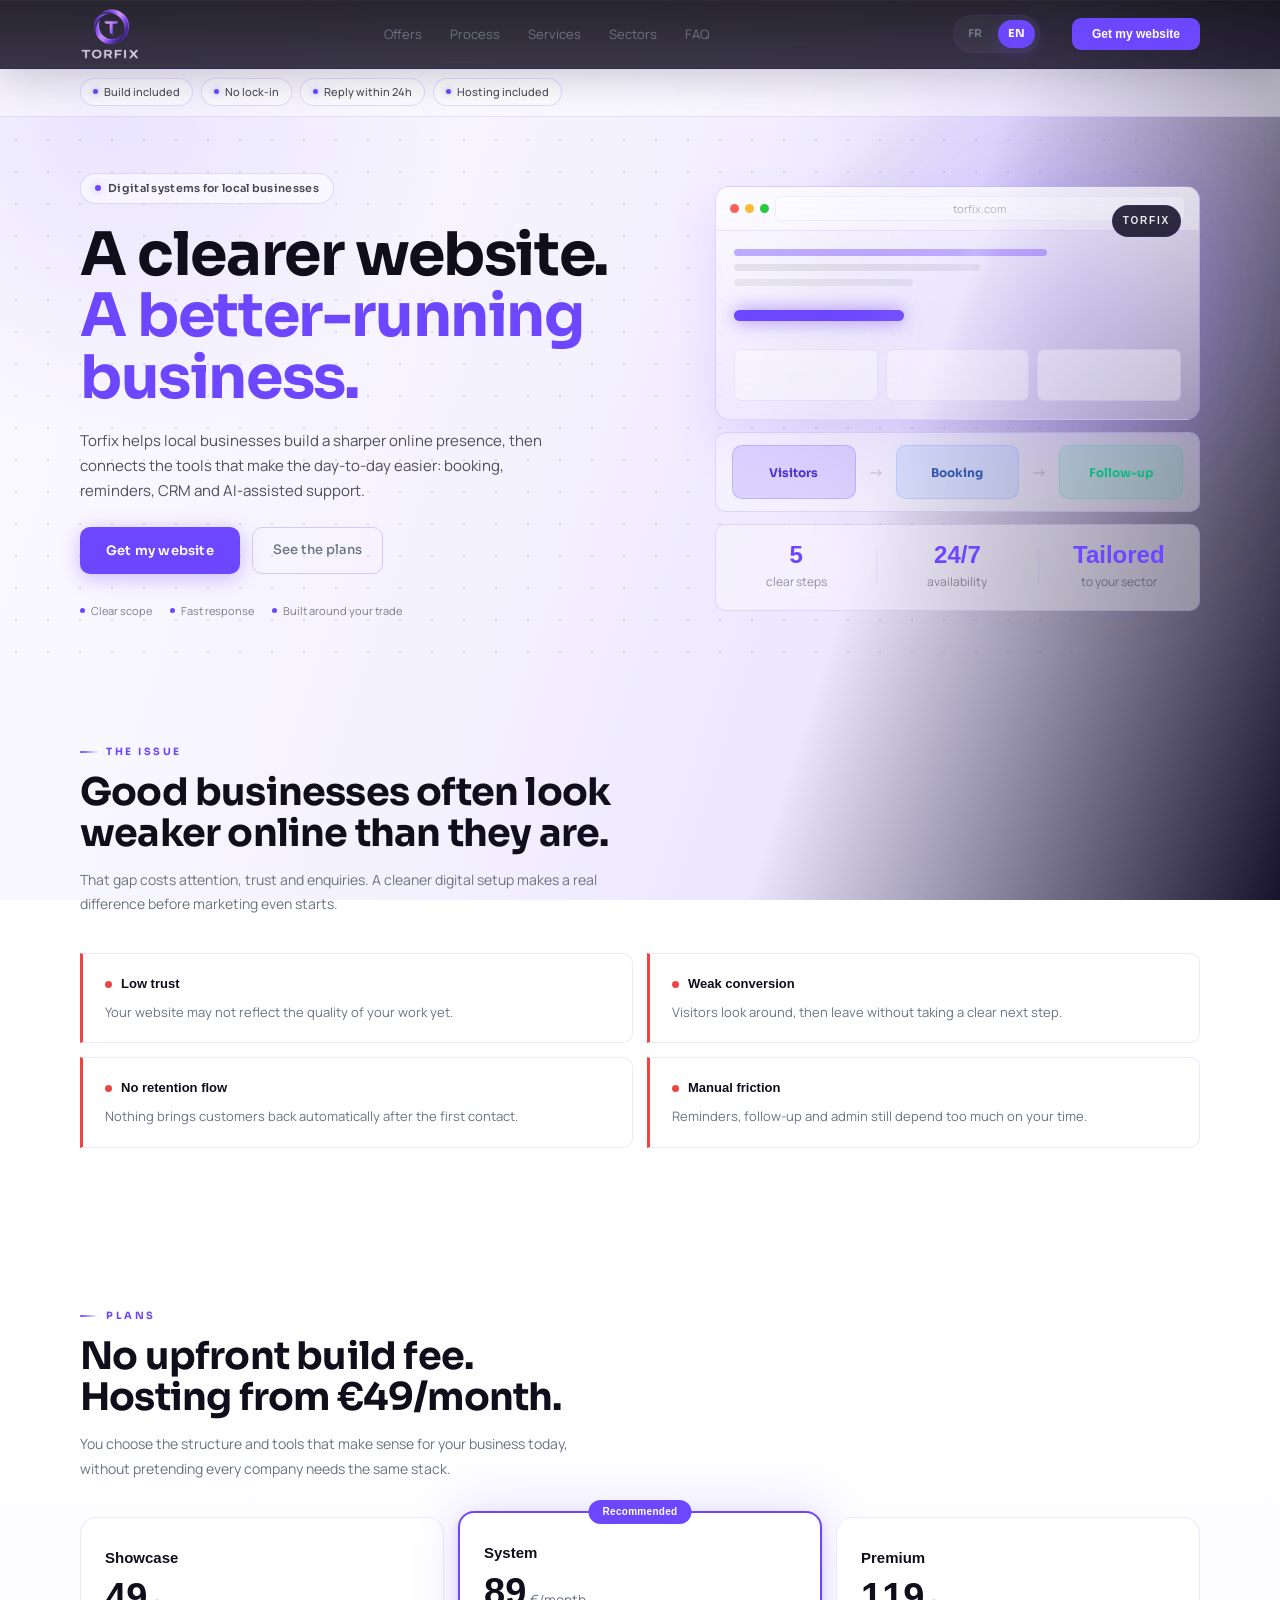
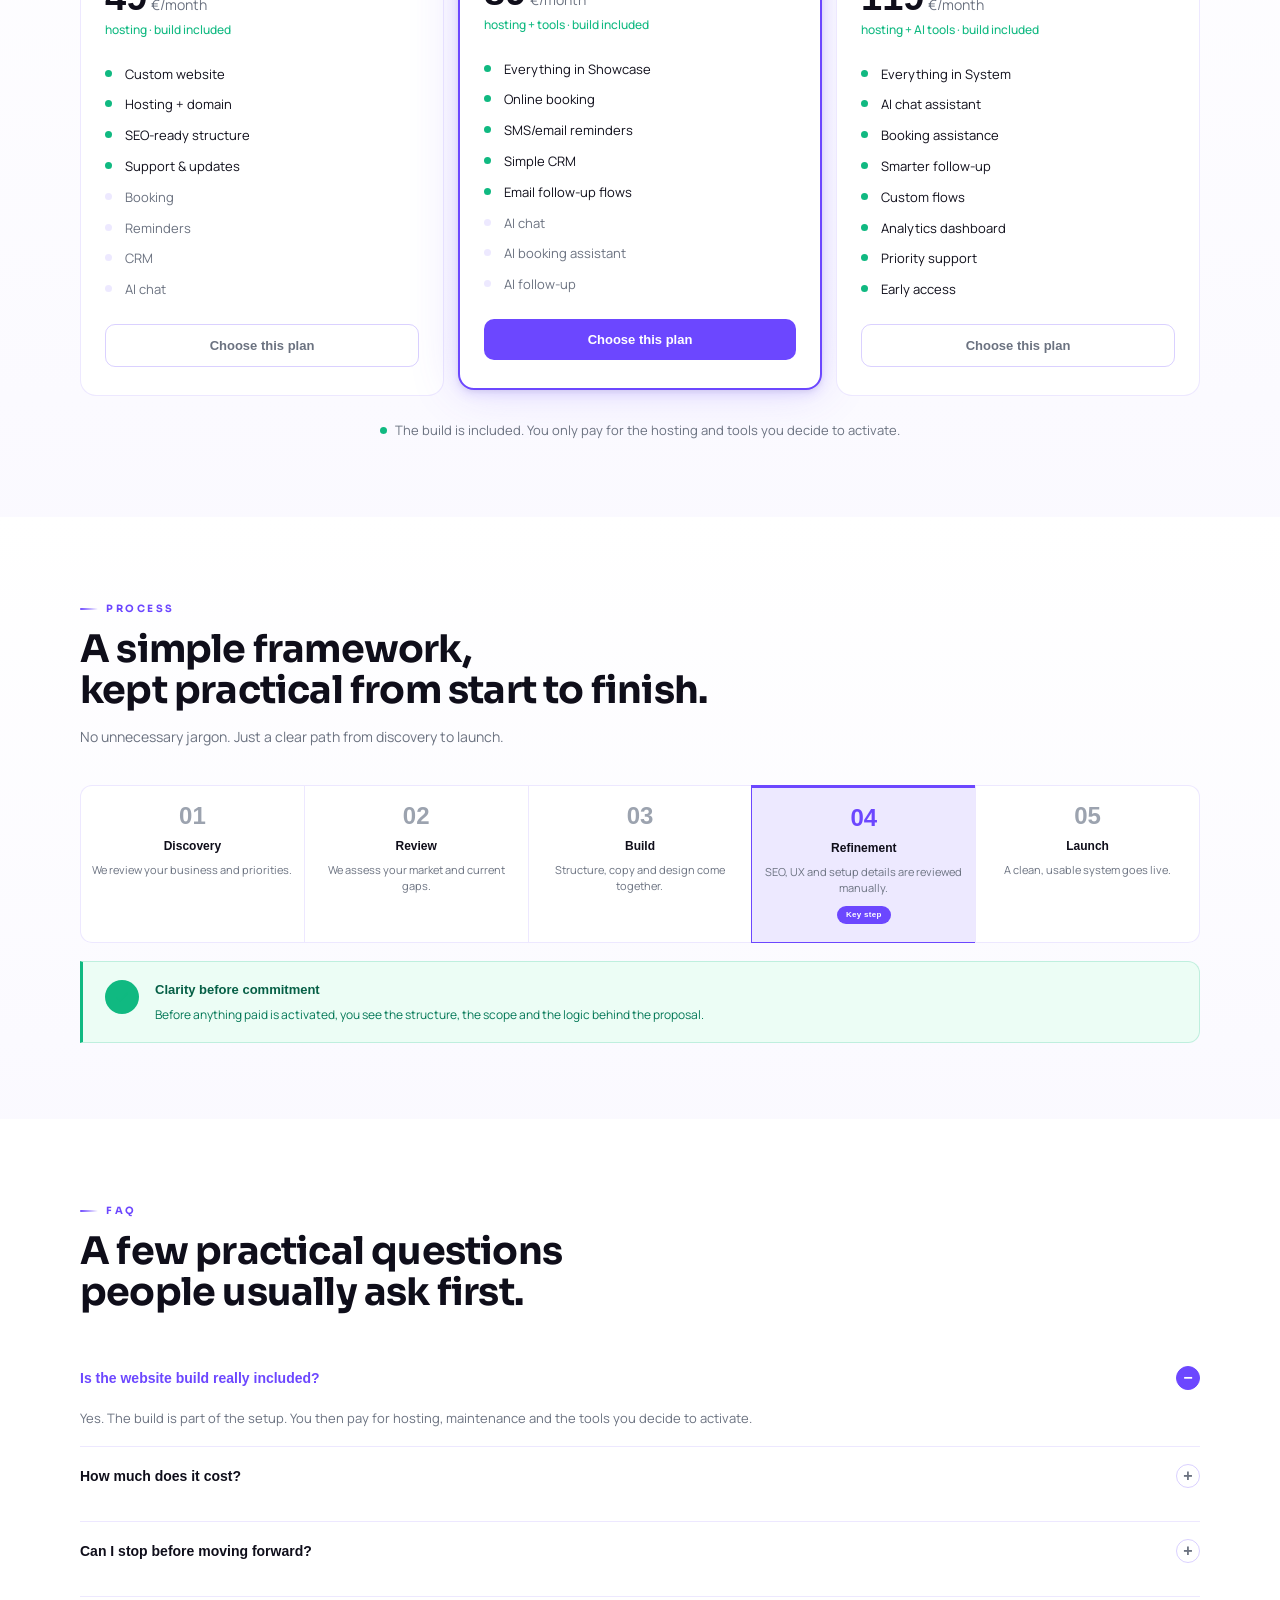
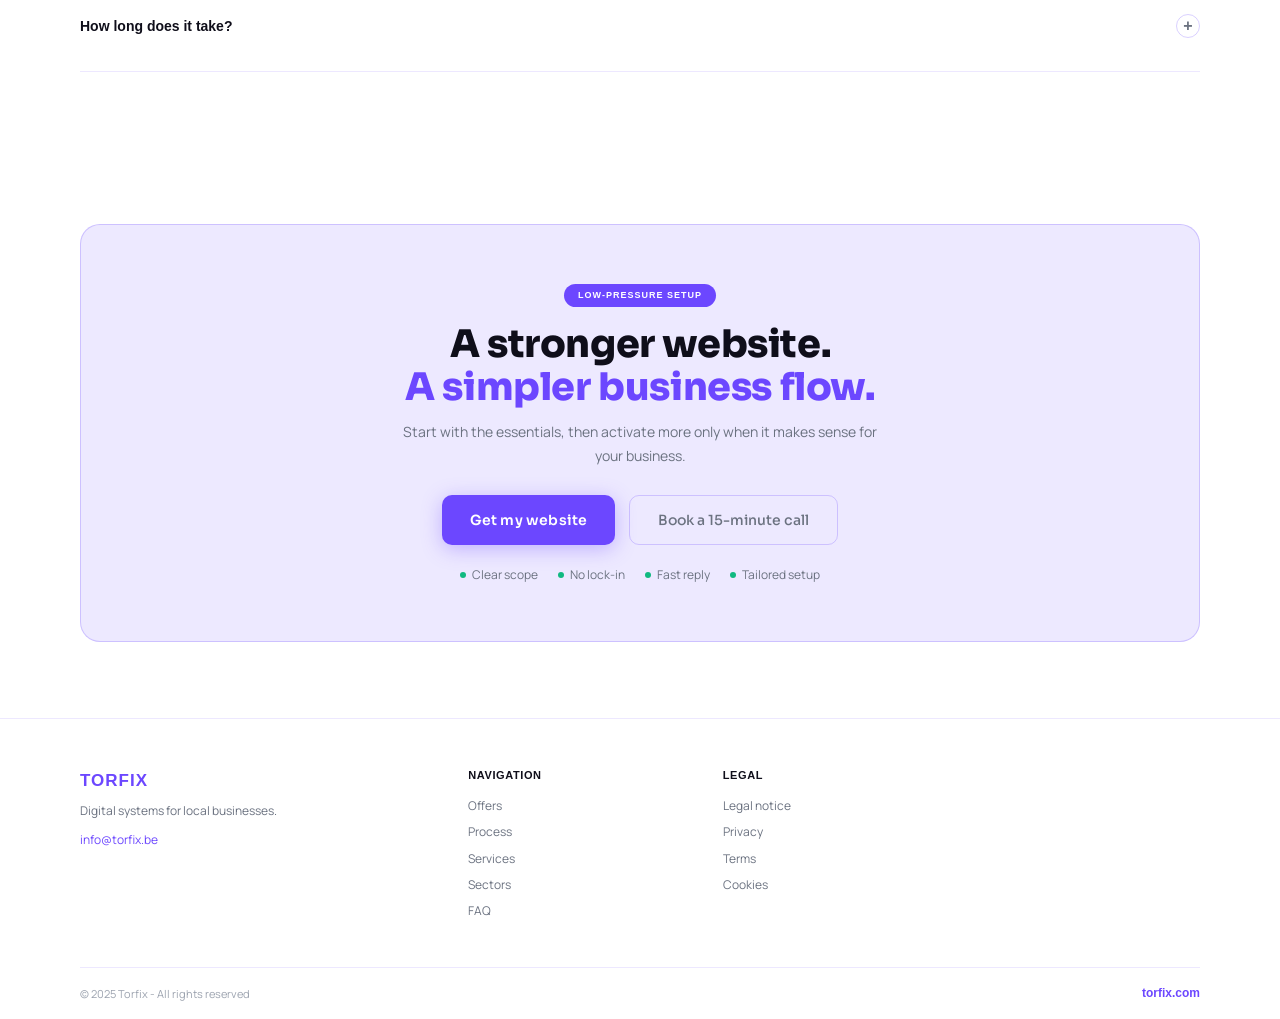
<file: index-en.html>
﻿<!DOCTYPE html><html lang="en"><head>  <meta charset="UTF-8">  <meta name="viewport" content="width=device-width, initial-scale=1.0">  <title>TORFIX - Websites & digital tools for local businesses</title>  <meta name="description" content="Website included, fast response, online booking, client follow-up and automation for local businesses.">  <meta name="robots" content="index,follow">  <meta name="theme-color" content="#09080F">  <link rel="canonical" href="https://www.torfix.be/index-en.html">  <meta property="og:locale" content="en_GB">  <meta property="og:site_name" content="TORFIX">  <meta property="og:type" content="website">  <meta property="og:title" content="TORFIX - Websites & digital tools for local businesses">  <meta property="og:description" content="Website included, fast response, online booking, client follow-up and automation for local businesses.">  <meta property="og:image" content="https://www.torfix.be/social-preview.png">  <meta property="og:image:alt" content="TORFIX logo">  <meta name="twitter:card" content="summary_large_image">  <meta name="twitter:title" content="TORFIX - Websites & digital tools for local businesses">  <meta name="twitter:description" content="Website included, fast response, online booking, client follow-up and automation for local businesses.">  <meta name="twitter:image" content="https://www.torfix.be/social-preview.png">  <meta name="twitter:image:alt" content="TORFIX logo">  <link rel="preconnect" href="https://fonts.googleapis.com">  <link rel="preconnect" href="https://fonts.gstatic.com" crossorigin>  <link rel="icon" href="favicon-square.svg" type="image/svg+xml">  <link rel="icon" href="logo-torfix-cropped.png" sizes="32x32" type="image/png">  <link rel="icon" href="logo-torfix-cropped.png" sizes="192x192" type="image/png">  <link rel="shortcut icon" href="favicon.ico">  <link rel="apple-touch-icon" href="favicon.ico">  <link rel="manifest" href="site.webmanifest">  <link href="https://fonts.googleapis.com/css2?family=Manrope:wght@400;500;600;700;800&family=Sora:wght@400;500;600;700;800&display=swap" rel="stylesheet">  <link rel="stylesheet" href="css/style.css"></head><body><div class="scroll-progress" id="scroll-progress"></div><div class="page-overlay" id="page-overlay"></div><nav class="navbar" id="navbar">  <div class="nav-inner">    <a href="index-en.html" class="nav-logo" aria-label="Torfix home"><img class="nav-logo-image" src="logo-torfix-cropped.png" alt="Torfix"><span class="nav-logo-text" aria-hidden="true">TORFIX</span></a>    <div class="nav-links">      <a href="#offers">Offers</a>      <a href="#process">Process</a>      <a href="services-en.html">Services</a>      <a href="sectors-en.html">Sectors</a>      <a href="#faq">FAQ</a>    </div>    <div class="nav-meta"><div class="lang-switch" aria-label="Language switcher"><a class="lang-pill" href="index.html" lang="fr">FR</a><a class="lang-pill active" href="index-en.html" lang="en">EN</a></div></div>    <button class="nav-cta" onclick="openModal()">Get my website</button>    <button class="nav-burger" id="burger" aria-label="Open menu" aria-expanded="false" aria-controls="nav-mobile"><span></span><span></span><span></span></button>  </div>  <div class="nav-mobile" id="nav-mobile">    <a href="#offers" onclick="closeMobile()">Offers</a>    <a href="#process" onclick="closeMobile()">Process</a>    <a href="services-en.html" onclick="closeMobile()">Services</a>    <a href="sectors-en.html" onclick="closeMobile()">Sectors</a>    <a href="#faq" onclick="closeMobile()">FAQ</a>    <div class="lang-switch lang-switch-mobile" aria-label="Language switcher"><a class="lang-pill" href="index.html" lang="fr">FR</a><a class="lang-pill active" href="index-en.html" lang="en">EN</a></div>    <button class="nav-cta" onclick="closeMobile(); openModal()">Get my website</button>  </div></nav><section class="hero" id="hero">  <div class="hero-parallax" id="hero-parallax"></div>  <div class="announce-bar"><div class="announce-inner"><span class="apill">Build included</span><span class="apill">No lock-in</span><span class="apill">Reply within 24h</span><span class="apill">Hosting included</span></div></div>  <div class="container">    <div class="hero-grid">      <div class="hero-left fade-up">        <div class="hero-badge"><span class="badge-dot"></span>Digital systems for local businesses</div>        <h1 class="hero-h1">A clearer website.<br><span>A better-running business.</span></h1>        <p class="hero-sub">Torfix helps local businesses build a sharper online presence, then connects the tools that make the day-to-day easier: booking, reminders, CRM and AI-assisted support.</p>        <div class="hero-ctas"><button class="btn-primary" onclick="openModal()">Get my website</button><a href="#offers" class="btn-secondary">See the plans</a></div>        <div class="trust-bar"><span class="trust-pill">Clear scope</span><span class="trust-pill">Fast response</span><span class="trust-pill">Built around your trade</span></div>      </div>      <div class="hero-right fade-up" style="transition-delay:0.15s">        <div class="hero-mockup hero-float"><div class="mockup-bar"><span style="background:#ff5f57"></span><span style="background:#febc2e"></span><span style="background:#28c840"></span><div class="mockup-url">torfix.com</div></div><div class="mockup-body"><div class="mk-line mk-title"></div><div class="mk-line mk-sub"></div><div class="mk-line mk-short"></div><div style="height:8px"></div><div class="mk-line mk-cta"></div><div style="height:12px"></div><div class="mk-cards"><div class="mk-card"></div><div class="mk-card"></div><div class="mk-card"></div></div></div></div>        <div class="hero-schema"><div class="schema-node accent">Visitors</div><div class="schema-arr">&rarr;</div><div class="schema-node blue">Booking</div><div class="schema-arr">&rarr;</div><div class="schema-node green">Follow-up</div></div>        <div class="hero-stat-row"><div class="hero-stat"><div class="stat-num" data-counter="5" data-suffix="">5</div><div class="stat-label">clear steps</div></div><div class="stat-sep"></div><div class="hero-stat"><div class="stat-num">24/7</div><div class="stat-label">availability</div></div><div class="stat-sep"></div><div class="hero-stat"><div class="stat-num">Tailored</div><div class="stat-label">to your sector</div></div></div>      </div>    </div>  </div></section><section class="section">  <div class="container">    <div class="section-header fade-up"><div class="section-tag">The issue</div><h2 class="section-h2">Good businesses often look<br>weaker online than they are.</h2><p class="section-sub">That gap costs attention, trust and enquiries. A cleaner digital setup makes a real difference before marketing even starts.</p></div>    <div class="grid-2x2 fade-up">      <div class="prob-card"><div class="prob-title"><span class="prob-dot"></span>Low trust</div><p class="prob-desc">Your website may not reflect the quality of your work yet.</p></div>      <div class="prob-card"><div class="prob-title"><span class="prob-dot"></span>Weak conversion</div><p class="prob-desc">Visitors look around, then leave without taking a clear next step.</p></div>      <div class="prob-card"><div class="prob-title"><span class="prob-dot"></span>No retention flow</div><p class="prob-desc">Nothing brings customers back automatically after the first contact.</p></div>      <div class="prob-card"><div class="prob-title"><span class="prob-dot"></span>Manual friction</div><p class="prob-desc">Reminders, follow-up and admin still depend too much on your time.</p></div>    </div>  </div></section><section class="section section-alt" id="offers">  <div class="container">    <div class="section-header fade-up"><div class="section-tag">Plans</div><h2 class="section-h2">No upfront build fee.<br>Hosting from &euro;49/month.</h2><p class="section-sub">You choose the structure and tools that make sense for your business today, without pretending every company needs the same stack.</p></div>    <div class="pricing-grid fade-up">      <div class="pricing-card"><div class="pricing-header"><div class="pricing-name">Showcase</div><div class="pricing-price"><span class="price-num">49</span><span class="price-unit">&euro;/month</span></div><div class="pricing-conception">hosting &middot; build included</div></div><ul class="pricing-features"><li class="feat-yes">Custom website</li><li class="feat-yes">Hosting + domain</li><li class="feat-yes">SEO-ready structure</li><li class="feat-yes">Support & updates</li><li class="feat-no">Booking</li><li class="feat-no">Reminders</li><li class="feat-no">CRM</li><li class="feat-no">AI chat</li></ul><button class="pricing-cta pricing-cta-sec" onclick="openModal()">Choose this plan</button></div>      <div class="pricing-card pricing-popular"><div class="pricing-badge">Recommended</div><div class="pricing-header"><div class="pricing-name">System</div><div class="pricing-price"><span class="price-num">89</span><span class="price-unit">&euro;/month</span></div><div class="pricing-conception">hosting + tools &middot; build included</div></div><ul class="pricing-features"><li class="feat-yes">Everything in Showcase</li><li class="feat-yes">Online booking</li><li class="feat-yes">SMS/email reminders</li><li class="feat-yes">Simple CRM</li><li class="feat-yes">Email follow-up flows</li><li class="feat-no">AI chat</li><li class="feat-no">AI booking assistant</li><li class="feat-no">AI follow-up</li></ul><button class="pricing-cta pricing-cta-main" onclick="openModal()">Choose this plan</button></div>      <div class="pricing-card"><div class="pricing-header"><div class="pricing-name">Premium</div><div class="pricing-price"><span class="price-num">119</span><span class="price-unit">&euro;/month</span></div><div class="pricing-conception">hosting + AI tools &middot; build included</div></div><ul class="pricing-features"><li class="feat-yes">Everything in System</li><li class="feat-yes">AI chat assistant</li><li class="feat-yes">Booking assistance</li><li class="feat-yes">Smarter follow-up</li><li class="feat-yes">Custom flows</li><li class="feat-yes">Analytics dashboard</li><li class="feat-yes">Priority support</li><li class="feat-yes">Early access</li></ul><button class="pricing-cta pricing-cta-sec" onclick="openModal()">Choose this plan</button></div>    </div>    <div class="pricing-note fade-up"><span class="pnote-dot"></span>The build is included. You only pay for the hosting and tools you decide to activate.</div>  </div></section><section class="section section-alt" id="process">  <div class="container">    <div class="section-header fade-up"><div class="section-tag">Process</div><h2 class="section-h2">A simple framework,<br>kept practical from start to finish.</h2><p class="section-sub">No unnecessary jargon. Just a clear path from discovery to launch.</p></div>    <div class="process-steps fade-up"><div class="ps"><div class="ps-num">01</div><div class="ps-name">Discovery</div><p class="ps-desc">We review your business and priorities.</p></div><div class="ps"><div class="ps-num">02</div><div class="ps-name">Review</div><p class="ps-desc">We assess your market and current gaps.</p></div><div class="ps"><div class="ps-num">03</div><div class="ps-name">Build</div><p class="ps-desc">Structure, copy and design come together.</p></div><div class="ps ps-hl"><div class="ps-num">04</div><div class="ps-name">Refinement</div><p class="ps-desc">SEO, UX and setup details are reviewed manually.</p><span class="diff-pill">Key step</span></div><div class="ps"><div class="ps-num">05</div><div class="ps-name">Launch</div><p class="ps-desc">A clean, usable system goes live.</p></div></div>    <div class="risk-box fade-up"><div class="risk-icon"><svg width="16" height="16" fill="none" viewBox="0 0 24 24"><path d="M9 16.17L4.83 12l-1.42 1.41L9 19 21 7l-1.41-1.41L9 16.17z" fill="#10B981"/></svg></div><div><div class="risk-title">Clarity before commitment</div><p class="risk-desc">Before anything paid is activated, you see the structure, the scope and the logic behind the proposal.</p></div></div>  </div></section><section class="section" id="faq">  <div class="container">    <div class="section-header fade-up"><div class="section-tag">FAQ</div><h2 class="section-h2">A few practical questions<br>people usually ask first.</h2></div>    <div class="faq-list fade-up">      <div class="faq-item faq-open"><button class="faq-q" onclick="toggleFaq(this)" aria-expanded="true" aria-controls="faq-a-1" id="faq-q-1">Is the website build really included?<span class="faq-icon">&minus;</span></button><div class="faq-a" id="faq-a-1" role="region" aria-labelledby="faq-q-1">Yes. The build is part of the setup. You then pay for hosting, maintenance and the tools you decide to activate.</div></div>      <div class="faq-item"><button class="faq-q" onclick="toggleFaq(this)" aria-expanded="false" aria-controls="faq-a-2" id="faq-q-2">How much does it cost?<span class="faq-icon">+</span></button><div class="faq-a" id="faq-a-2" role="region" aria-labelledby="faq-q-2" style="display:none">Showcase starts at &euro;49/month, System at &euro;89/month and Premium at &euro;119/month.</div></div>      <div class="faq-item"><button class="faq-q" onclick="toggleFaq(this)" aria-expanded="false" aria-controls="faq-a-3" id="faq-q-3">Can I stop before moving forward?<span class="faq-icon">+</span></button><div class="faq-a" id="faq-a-3" role="region" aria-labelledby="faq-q-3" style="display:none">Yes. If the proposal is not right for you, you simply do not continue.</div></div>      <div class="faq-item"><button class="faq-q" onclick="toggleFaq(this)" aria-expanded="false" aria-controls="faq-a-4" id="faq-q-4">How long does it take?<span class="faq-icon">+</span></button><div class="faq-a" id="faq-a-4" role="region" aria-labelledby="faq-q-4" style="display:none">Most projects are delivered within 2 to 4 weeks, depending on scope and content readiness.</div></div>  </div></section><section class="section cta-final-section" id="contact">  <div class="container"><div class="cta-final fade-up"><div class="cf-tag">Low-pressure setup</div><h2 class="cf-title">A stronger website.<br><span>A simpler business flow.</span></h2><p class="cf-sub">Start with the essentials, then activate more only when it makes sense for your business.</p><div class="cf-btns"><button class="btn-primary btn-lg" onclick="openModal()">Get my website</button><button class="btn-secondary btn-lg" onclick="openModal()">Book a 15-minute call</button></div><div class="cf-checks"><span class="cf-chk">Clear scope</span><span class="cf-chk">No lock-in</span><span class="cf-chk">Fast reply</span><span class="cf-chk">Tailored setup</span></div></div></div></section><footer class="footer"><div class="container"><div class="footer-grid"><div class="footer-brand"><div class="ft-logo">TORFIX</div><p class="ft-tag">Digital systems for local businesses.</p><a href="mailto:info@torfix.be" class="ft-email">info@torfix.be</a></div><div><div class="ft-col-title">Navigation</div><a class="ft-link" href="#offers">Offers</a><a class="ft-link" href="#process">Process</a><a class="ft-link" href="services-en.html">Services</a><a class="ft-link" href="sectors-en.html">Sectors</a><a class="ft-link" href="#faq">FAQ</a></div><div><div class="ft-col-title">Legal</div><a class="ft-link" href="legal-notice-en.html">Legal notice</a><a class="ft-link" href="privacy-en.html">Privacy</a><a class="ft-link" href="terms-en.html">Terms</a><a class="ft-link" href="cookies-en.html">Cookies</a></div></div><div class="footer-bottom"><span>&copy; 2025 Torfix - All rights reserved</span><span class="fb-right">torfix.com</span></div></div></footer><div class="modal-overlay" id="modal" onclick="handleOverlayClick(event)" role="dialog" aria-modal="true" aria-label="Torfix request form" aria-hidden="true">  <div class="modal-box">    <button class="modal-close" onclick="closeModal()" aria-label="Close">&times;</button>    <div class="modal-progress"><div class="progress-step active" id="prog-1"><span class="prog-num">1</span><span class="prog-label">Your details</span></div><div class="progress-line"></div><div class="progress-step" id="prog-2"><span class="prog-num">2</span><span class="prog-label">Your project</span></div></div>    <div class="modal-step" id="step-1"><div class="modal-header"><h3 class="modal-title">Tell us about your business</h3><p class="modal-sub">We will reply within 24 hours with a tailored proposal.</p></div><form id="form-step1" onsubmit="goStep2(event)" novalidate><div class="form-row"><div class="form-group"><label class="form-label" for="prenom">First name *</label><input class="form-input" type="text" id="prenom" name="prenom" placeholder="Your first name" autocomplete="given-name" required></div><div class="form-group"><label class="form-label" for="entreprise">Business name *</label><input class="form-input" type="text" id="entreprise" name="entreprise" placeholder="Ex: Maya Studio" autocomplete="organization" required></div></div><div class="form-group"><label class="form-label" for="secteur">Sector *</label><select class="form-input form-select" id="secteur" name="secteur" required><option value="">Choose your sector</option><optgroup label="Beauty & wellness"><option>Hair salon</option><option>Beauty studio</option><option>Barbershop</option><option>Nail artist</option><option>Spa & massage</option><option>Tattoo studio</option><option>Mobile esthetician</option></optgroup><optgroup label="Food & hospitality"><option>Restaurant</option><option>Catering</option><option>Food truck</option><option>Bakery</option><option>Cafe & brunch</option><option>Private chef</option></optgroup><optgroup label="Coaching & education"><option>Fitness coach</option><option>Life coach</option><option>Online educator</option><option>Private tutor</option><option>Therapist</option><option>Nutrition coach</option></optgroup><optgroup label="Trades & services"><option>Plumber</option><option>Electrician</option><option>Carpenter</option><option>Photographer</option><option>Cleaning service</option><option>Gardener & landscaping</option></optgroup><option value="other">Other</option></select></div><div class="form-row"><div class="form-group"><label class="form-label" for="email">Email *</label><input class="form-input" type="email" id="email" name="email" placeholder="you@example.com" autocomplete="email" required></div><div class="form-group"><label class="form-label" for="tel">Phone</label><input class="form-input" type="tel" id="tel" name="tel" placeholder="+32..." autocomplete="tel"></div></div><button type="submit" class="btn-primary btn-full">Continue &rarr;</button></form></div>    <div class="modal-step" id="step-2" style="display:none"><div class="modal-header"><h3 class="modal-title">Project details</h3><p class="modal-sub">Pick the direction that fits your needs best.</p></div><form id="form-step2" action="https://formspree.io/f/xzdybbev" method="POST" onsubmit="handleSubmit(event)" novalidate><input type="hidden" id="h-prenom" name="prenom"><input type="hidden" id="h-entreprise" name="entreprise"><input type="hidden" id="h-secteur" name="secteur"><input type="hidden" id="h-email" name="email"><input type="hidden" id="h-tel" name="tel"><div class="form-group"><label class="form-label">Preferred plan *</label><div class="radio-group"><label class="radio-option"><input type="radio" name="formule" value="Showcase - 49&euro;/month" required><span class="radio-box"><span class="radio-name">Showcase</span><span class="radio-price">49&euro;/month</span></span></label><label class="radio-option"><input type="radio" name="formule" value="System - 89&euro;/month"><span class="radio-box radio-popular"><span class="radio-pop-badge">Recommended</span><span class="radio-name">System</span><span class="radio-price">89&euro;/month</span></span></label><label class="radio-option"><input type="radio" name="formule" value="Premium - 119&euro;/month"><span class="radio-box"><span class="radio-name">Premium</span><span class="radio-price">119&euro;/month</span></span></label></div></div><div class="form-group"><label class="form-label">Tools you may want (optional)</label><div class="check-group"><label class="check-option"><input type="checkbox" name="outils" value="Online booking"><span>Online booking</span></label><label class="check-option"><input type="checkbox" name="outils" value="Automated reminders"><span>Automated reminders</span></label><label class="check-option"><input type="checkbox" name="outils" value="Customer CRM"><span>Customer CRM</span></label><label class="check-option"><input type="checkbox" name="outils" value="AI chat"><span>AI chat</span></label></div></div><div class="form-group"><label class="form-label" for="message">Tell us more</label><textarea class="form-input form-textarea" id="message" name="message" placeholder="What kind of business do you run, and what would you like your website and tools to improve?"></textarea></div><div class="form-actions"><button type="button" class="btn-ghost" onclick="goStep1()">&larr; Back</button><button type="submit" class="btn-primary btn-grow">Send my request</button></div></form></div>    <div class="modal-step" id="step-success" style="display:none"><div class="success-screen"><div class="success-icon">&#10003;</div><h3 class="success-title">Request sent</h3><p class="success-sub">We will get back to you within 24 hours with a tailored proposal.</p><div class="success-checks"><span class="success-chk">Clear next step</span><span class="success-chk">No pressure</span></div><button class="btn-primary" onclick="closeModal()">Close</button></div></div>  </div></div><script src="js/main.js"></script></body></html>
</file>
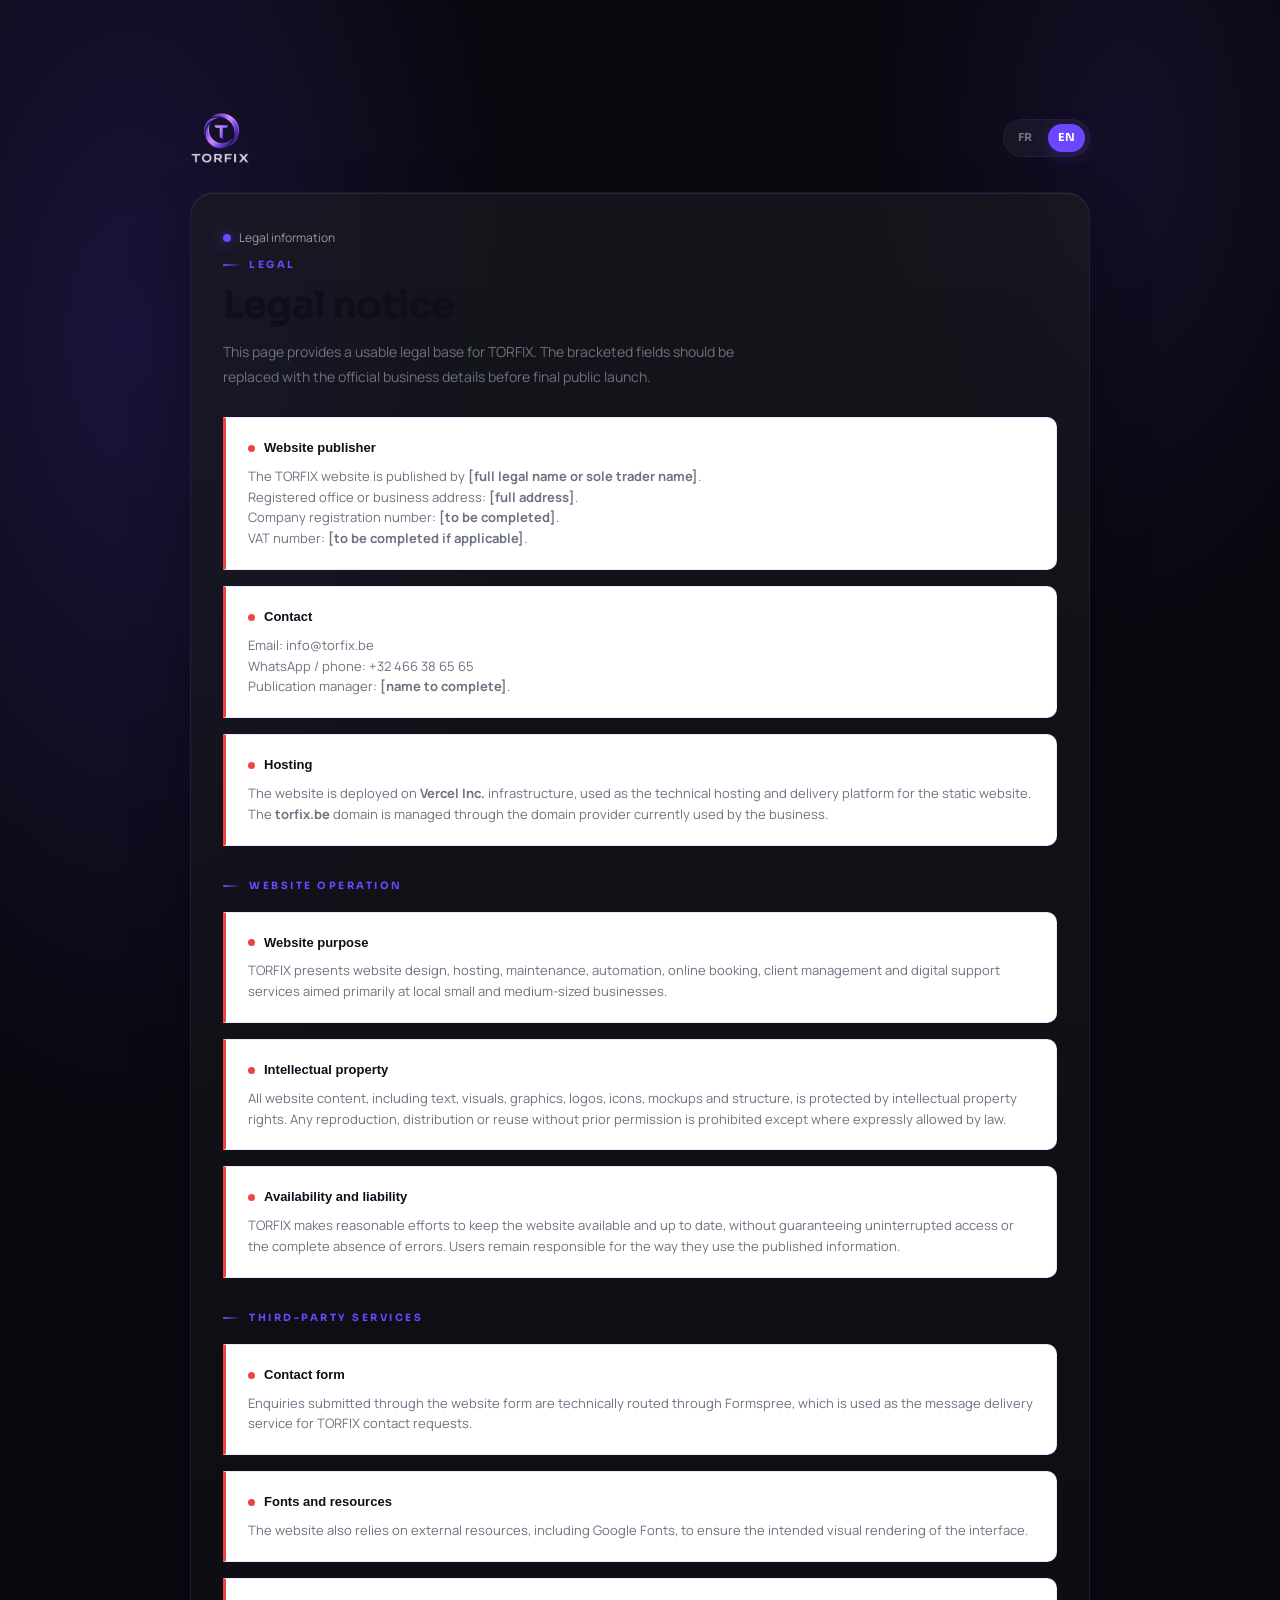
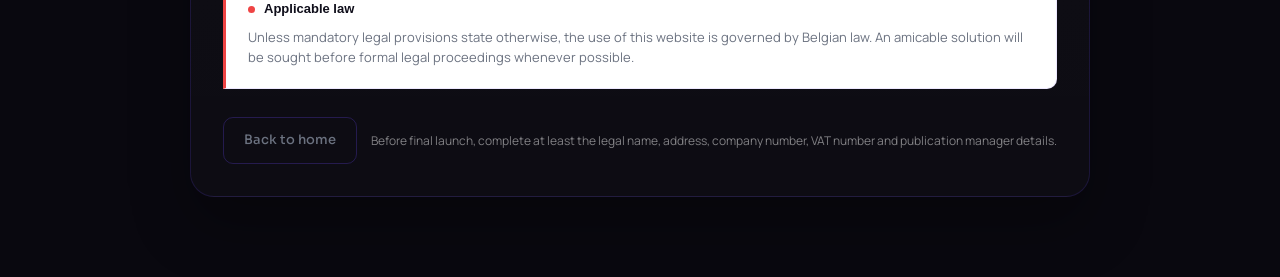
<file: legal-notice-en.html>
<!DOCTYPE html>
<html lang="en">
<head>
  <meta charset="UTF-8">
  <meta name="viewport" content="width=device-width, initial-scale=1.0">
  <title>TORFIX - Legal notice</title>
  <meta name="description" content="Legal notice for the TORFIX website.">
  <meta name="robots" content="index,follow">
  <meta name="theme-color" content="#09080F">
  <link rel="preconnect" href="https://fonts.googleapis.com">
  <link rel="preconnect" href="https://fonts.gstatic.com" crossorigin>
  <link rel="icon" href="favicon-square.svg" type="image/svg+xml">
  <link rel="icon" href="favicon.ico" sizes="32x32" type="image/x-icon">
  <link rel="icon" href="favicon.ico" sizes="192x192" type="image/x-icon">
  <link rel="shortcut icon" href="favicon.ico">
  <link rel="apple-touch-icon" href="favicon.ico">
  <link rel="manifest" href="site.webmanifest">
  <link href="https://fonts.googleapis.com/css2?family=Manrope:wght@400;500;600;700;800&family=Sora:wght@400;500;600;700;800&display=swap" rel="stylesheet">
  <link rel="stylesheet" href="css/style.css">
</head>
<body class="legal-shell">
  <main class="legal-wrap">
    <div class="legal-topbar">
      <a href="index-en.html" class="nav-logo" aria-label="Torfix home"><img class="nav-logo-image" src="logo-torfix-cropped.png" alt="Torfix"><span class="nav-logo-text" aria-hidden="true">TORFIX</span></a>
      <div class="lang-switch" aria-label="Language switcher">
        <a class="lang-pill" href="mentions-legales.html" lang="fr">FR</a>
        <a class="lang-pill active" href="legal-notice-en.html" lang="en">EN</a>
      </div>
    </div>
    <section class="legal-card">
      <div class="legal-kicker">Legal information</div>
      <div class="section-header" style="text-align:left; margin-bottom:28px;">
        <div class="section-tag">Legal</div>
        <h1 class="section-h2">Legal notice</h1>
        <p class="section-sub">This page provides a usable legal base for TORFIX. The bracketed fields should be replaced with the official business details before final public launch.</p>
      </div>

      <div class="legal-grid">
        <div class="prob-card">
          <div class="prob-title"><span class="prob-dot"></span>Website publisher</div>
          <p class="prob-desc">The TORFIX website is published by <strong>[full legal name or sole trader name]</strong>.</p>
          <p class="prob-desc">Registered office or business address: <strong>[full address]</strong>.</p>
          <p class="prob-desc">Company registration number: <strong>[to be completed]</strong>.</p>
          <p class="prob-desc">VAT number: <strong>[to be completed if applicable]</strong>.</p>
        </div>
        <div class="prob-card">
          <div class="prob-title"><span class="prob-dot"></span>Contact</div>
          <p class="prob-desc">Email: <a href="mailto:info@torfix.be">info@torfix.be</a></p>
          <p class="prob-desc">WhatsApp / phone: <a href="https://wa.me/32466386565" target="_blank" rel="noopener">+32 466 38 65 65</a></p>
          <p class="prob-desc">Publication manager: <strong>[name to complete]</strong>.</p>
        </div>
        <div class="prob-card">
          <div class="prob-title"><span class="prob-dot"></span>Hosting</div>
          <p class="prob-desc">The website is deployed on <strong>Vercel Inc.</strong> infrastructure, used as the technical hosting and delivery platform for the static website.</p>
          <p class="prob-desc">The <strong>torfix.be</strong> domain is managed through the domain provider currently used by the business.</p>
        </div>
      </div>

      <div class="section-tag" style="margin:32px 0 18px;">Website operation</div>
      <div class="legal-grid">
        <div class="prob-card">
          <div class="prob-title"><span class="prob-dot"></span>Website purpose</div>
          <p class="prob-desc">TORFIX presents website design, hosting, maintenance, automation, online booking, client management and digital support services aimed primarily at local small and medium-sized businesses.</p>
        </div>
        <div class="prob-card">
          <div class="prob-title"><span class="prob-dot"></span>Intellectual property</div>
          <p class="prob-desc">All website content, including text, visuals, graphics, logos, icons, mockups and structure, is protected by intellectual property rights. Any reproduction, distribution or reuse without prior permission is prohibited except where expressly allowed by law.</p>
        </div>
        <div class="prob-card">
          <div class="prob-title"><span class="prob-dot"></span>Availability and liability</div>
          <p class="prob-desc">TORFIX makes reasonable efforts to keep the website available and up to date, without guaranteeing uninterrupted access or the complete absence of errors. Users remain responsible for the way they use the published information.</p>
        </div>
      </div>

      <div class="section-tag" style="margin:32px 0 18px;">Third-party services</div>
      <div class="legal-grid">
        <div class="prob-card">
          <div class="prob-title"><span class="prob-dot"></span>Contact form</div>
          <p class="prob-desc">Enquiries submitted through the website form are technically routed through Formspree, which is used as the message delivery service for TORFIX contact requests.</p>
        </div>
        <div class="prob-card">
          <div class="prob-title"><span class="prob-dot"></span>Fonts and resources</div>
          <p class="prob-desc">The website also relies on external resources, including Google Fonts, to ensure the intended visual rendering of the interface.</p>
        </div>
        <div class="prob-card">
          <div class="prob-title"><span class="prob-dot"></span>Applicable law</div>
          <p class="prob-desc">Unless mandatory legal provisions state otherwise, the use of this website is governed by Belgian law. An amicable solution will be sought before formal legal proceedings whenever possible.</p>
        </div>
      </div>

      <div class="legal-footer">
        <a class="btn-secondary" href="index-en.html">Back to home</a>
        <p class="legal-note">Before final launch, complete at least the legal name, address, company number, VAT number and publication manager details.</p>
      </div>
    </section>
  </main>
</body>
</html>
</file>
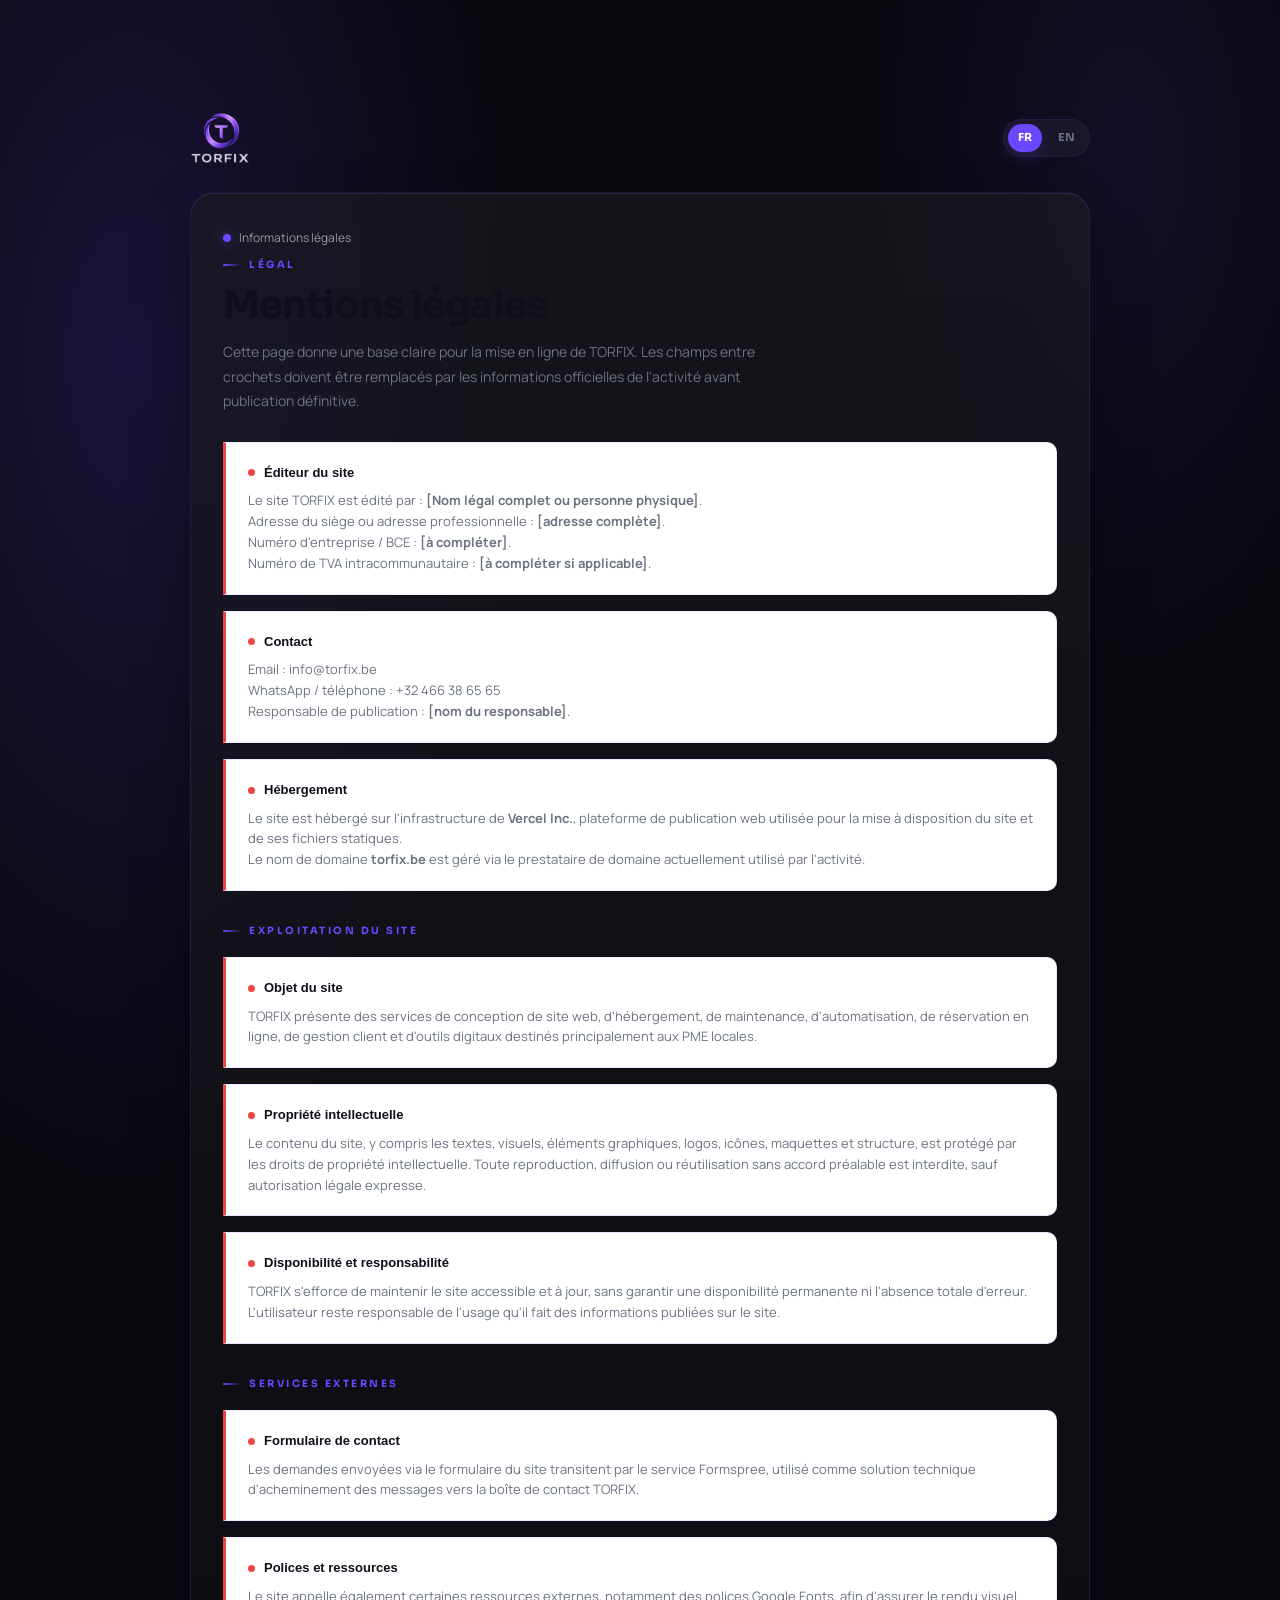
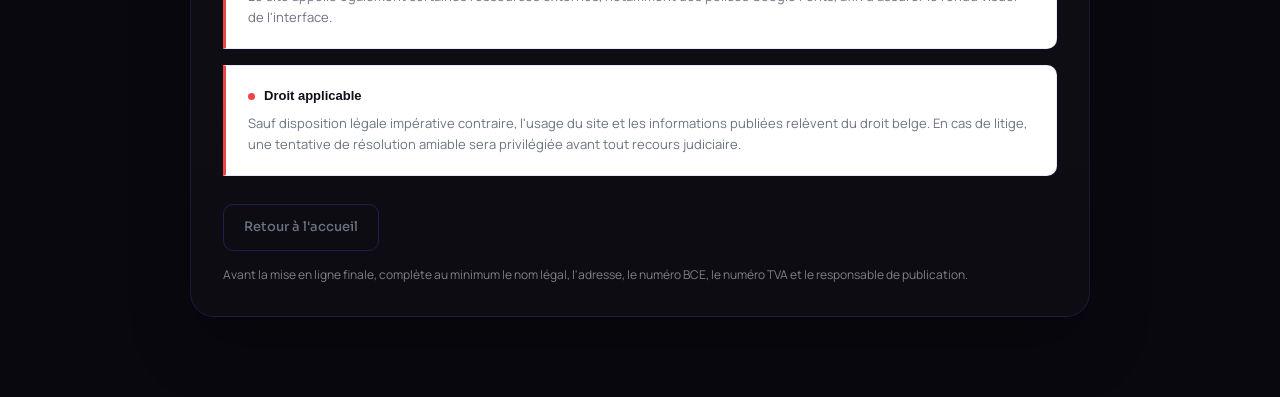
<file: mentions-legales.html>
<!DOCTYPE html>
<html lang="fr">
<head>
  <meta charset="UTF-8">
  <meta name="viewport" content="width=device-width, initial-scale=1.0">
  <title>TORFIX - Mentions l&eacute;gales</title>
  <meta name="description" content="Mentions l&eacute;gales du site TORFIX.">
  <meta name="robots" content="index,follow">
  <meta name="theme-color" content="#09080F">
  <link rel="preconnect" href="https://fonts.googleapis.com">
  <link rel="preconnect" href="https://fonts.gstatic.com" crossorigin>
  <link rel="icon" href="favicon-square.svg" type="image/svg+xml">
  <link rel="icon" href="favicon.ico" sizes="32x32" type="image/x-icon">
  <link rel="icon" href="favicon.ico" sizes="192x192" type="image/x-icon">
  <link rel="shortcut icon" href="favicon.ico">
  <link rel="apple-touch-icon" href="favicon.ico">
  <link rel="manifest" href="site.webmanifest">
  <link href="https://fonts.googleapis.com/css2?family=Manrope:wght@400;500;600;700;800&family=Sora:wght@400;500;600;700;800&display=swap" rel="stylesheet">
  <link rel="stylesheet" href="css/style.css">
</head>
<body class="legal-shell">
  <main class="legal-wrap">
    <div class="legal-topbar">
      <a href="index.html" class="nav-logo" aria-label="Torfix accueil"><img class="nav-logo-image" src="logo-torfix-cropped.png" alt="Torfix"><span class="nav-logo-text" aria-hidden="true">TORFIX</span></a>
      <div class="lang-switch" aria-label="S&eacute;lecteur de langue">
        <a class="lang-pill active" href="mentions-legales.html" lang="fr">FR</a>
        <a class="lang-pill" href="legal-notice-en.html" lang="en">EN</a>
      </div>
    </div>
    <section class="legal-card">
      <div class="legal-kicker">Informations l&eacute;gales</div>
      <div class="section-header" style="text-align:left; margin-bottom:28px;">
        <div class="section-tag">L&eacute;gal</div>
        <h1 class="section-h2">Mentions l&eacute;gales</h1>
        <p class="section-sub">Cette page donne une base claire pour la mise en ligne de TORFIX. Les champs entre crochets doivent &ecirc;tre remplac&eacute;s par les informations officielles de l&apos;activit&eacute; avant publication d&eacute;finitive.</p>
      </div>

      <div class="legal-grid">
        <div class="prob-card">
          <div class="prob-title"><span class="prob-dot"></span>&Eacute;diteur du site</div>
          <p class="prob-desc">Le site TORFIX est &eacute;dit&eacute; par&nbsp;: <strong>[Nom l&eacute;gal complet ou personne physique]</strong>.</p>
          <p class="prob-desc">Adresse du si&egrave;ge ou adresse professionnelle&nbsp;: <strong>[adresse compl&egrave;te]</strong>.</p>
          <p class="prob-desc">Num&eacute;ro d&apos;entreprise / BCE&nbsp;: <strong>[&agrave; compl&eacute;ter]</strong>.</p>
          <p class="prob-desc">Num&eacute;ro de TVA intracommunautaire&nbsp;: <strong>[&agrave; compl&eacute;ter si applicable]</strong>.</p>
        </div>
        <div class="prob-card">
          <div class="prob-title"><span class="prob-dot"></span>Contact</div>
          <p class="prob-desc">Email&nbsp;: <a href="mailto:info@torfix.be">info@torfix.be</a></p>
          <p class="prob-desc">WhatsApp / t&eacute;l&eacute;phone&nbsp;: <a href="https://wa.me/32466386565" target="_blank" rel="noopener">+32 466 38 65 65</a></p>
          <p class="prob-desc">Responsable de publication&nbsp;: <strong>[nom du responsable]</strong>.</p>
        </div>
        <div class="prob-card">
          <div class="prob-title"><span class="prob-dot"></span>H&eacute;bergement</div>
          <p class="prob-desc">Le site est h&eacute;berg&eacute; sur l&apos;infrastructure de <strong>Vercel Inc.</strong>, plateforme de publication web utilis&eacute;e pour la mise &agrave; disposition du site et de ses fichiers statiques.</p>
          <p class="prob-desc">Le nom de domaine <strong>torfix.be</strong> est g&eacute;r&eacute; via le prestataire de domaine actuellement utilis&eacute; par l&apos;activit&eacute;.</p>
        </div>
      </div>

      <div class="section-tag" style="margin:32px 0 18px;">Exploitation du site</div>
      <div class="legal-grid">
        <div class="prob-card">
          <div class="prob-title"><span class="prob-dot"></span>Objet du site</div>
          <p class="prob-desc">TORFIX pr&eacute;sente des services de conception de site web, d&apos;h&eacute;bergement, de maintenance, d&apos;automatisation, de r&eacute;servation en ligne, de gestion client et d&apos;outils digitaux destin&eacute;s principalement aux PME locales.</p>
        </div>
        <div class="prob-card">
          <div class="prob-title"><span class="prob-dot"></span>Propri&eacute;t&eacute; intellectuelle</div>
          <p class="prob-desc">Le contenu du site, y compris les textes, visuels, &eacute;l&eacute;ments graphiques, logos, ic&ocirc;nes, maquettes et structure, est prot&eacute;g&eacute; par les droits de propri&eacute;t&eacute; intellectuelle. Toute reproduction, diffusion ou r&eacute;utilisation sans accord pr&eacute;alable est interdite, sauf autorisation l&eacute;gale expresse.</p>
        </div>
        <div class="prob-card">
          <div class="prob-title"><span class="prob-dot"></span>Disponibilit&eacute; et responsabilit&eacute;</div>
          <p class="prob-desc">TORFIX s&apos;efforce de maintenir le site accessible et &agrave; jour, sans garantir une disponibilit&eacute; permanente ni l&apos;absence totale d&apos;erreur. L&apos;utilisateur reste responsable de l&apos;usage qu&apos;il fait des informations publi&eacute;es sur le site.</p>
        </div>
      </div>

      <div class="section-tag" style="margin:32px 0 18px;">Services externes</div>
      <div class="legal-grid">
        <div class="prob-card">
          <div class="prob-title"><span class="prob-dot"></span>Formulaire de contact</div>
          <p class="prob-desc">Les demandes envoy&eacute;es via le formulaire du site transitent par le service Formspree, utilis&eacute; comme solution technique d&apos;acheminement des messages vers la bo&icirc;te de contact TORFIX.</p>
        </div>
        <div class="prob-card">
          <div class="prob-title"><span class="prob-dot"></span>Polices et ressources</div>
          <p class="prob-desc">Le site appelle &eacute;galement certaines ressources externes, notamment des polices Google Fonts, afin d&apos;assurer le rendu visuel de l&apos;interface.</p>
        </div>
        <div class="prob-card">
          <div class="prob-title"><span class="prob-dot"></span>Droit applicable</div>
          <p class="prob-desc">Sauf disposition l&eacute;gale imp&eacute;rative contraire, l&apos;usage du site et les informations publi&eacute;es rel&egrave;vent du droit belge. En cas de litige, une tentative de r&eacute;solution amiable sera privil&eacute;gi&eacute;e avant tout recours judiciaire.</p>
        </div>
      </div>

      <div class="legal-footer">
        <a class="btn-secondary" href="index.html">Retour &agrave; l&apos;accueil</a>
        <p class="legal-note">Avant la mise en ligne finale, compl&egrave;te au minimum le nom l&eacute;gal, l&apos;adresse, le num&eacute;ro BCE, le num&eacute;ro TVA et le responsable de publication.</p>
      </div>
    </section>
  </main>
</body>
</html>
</file>
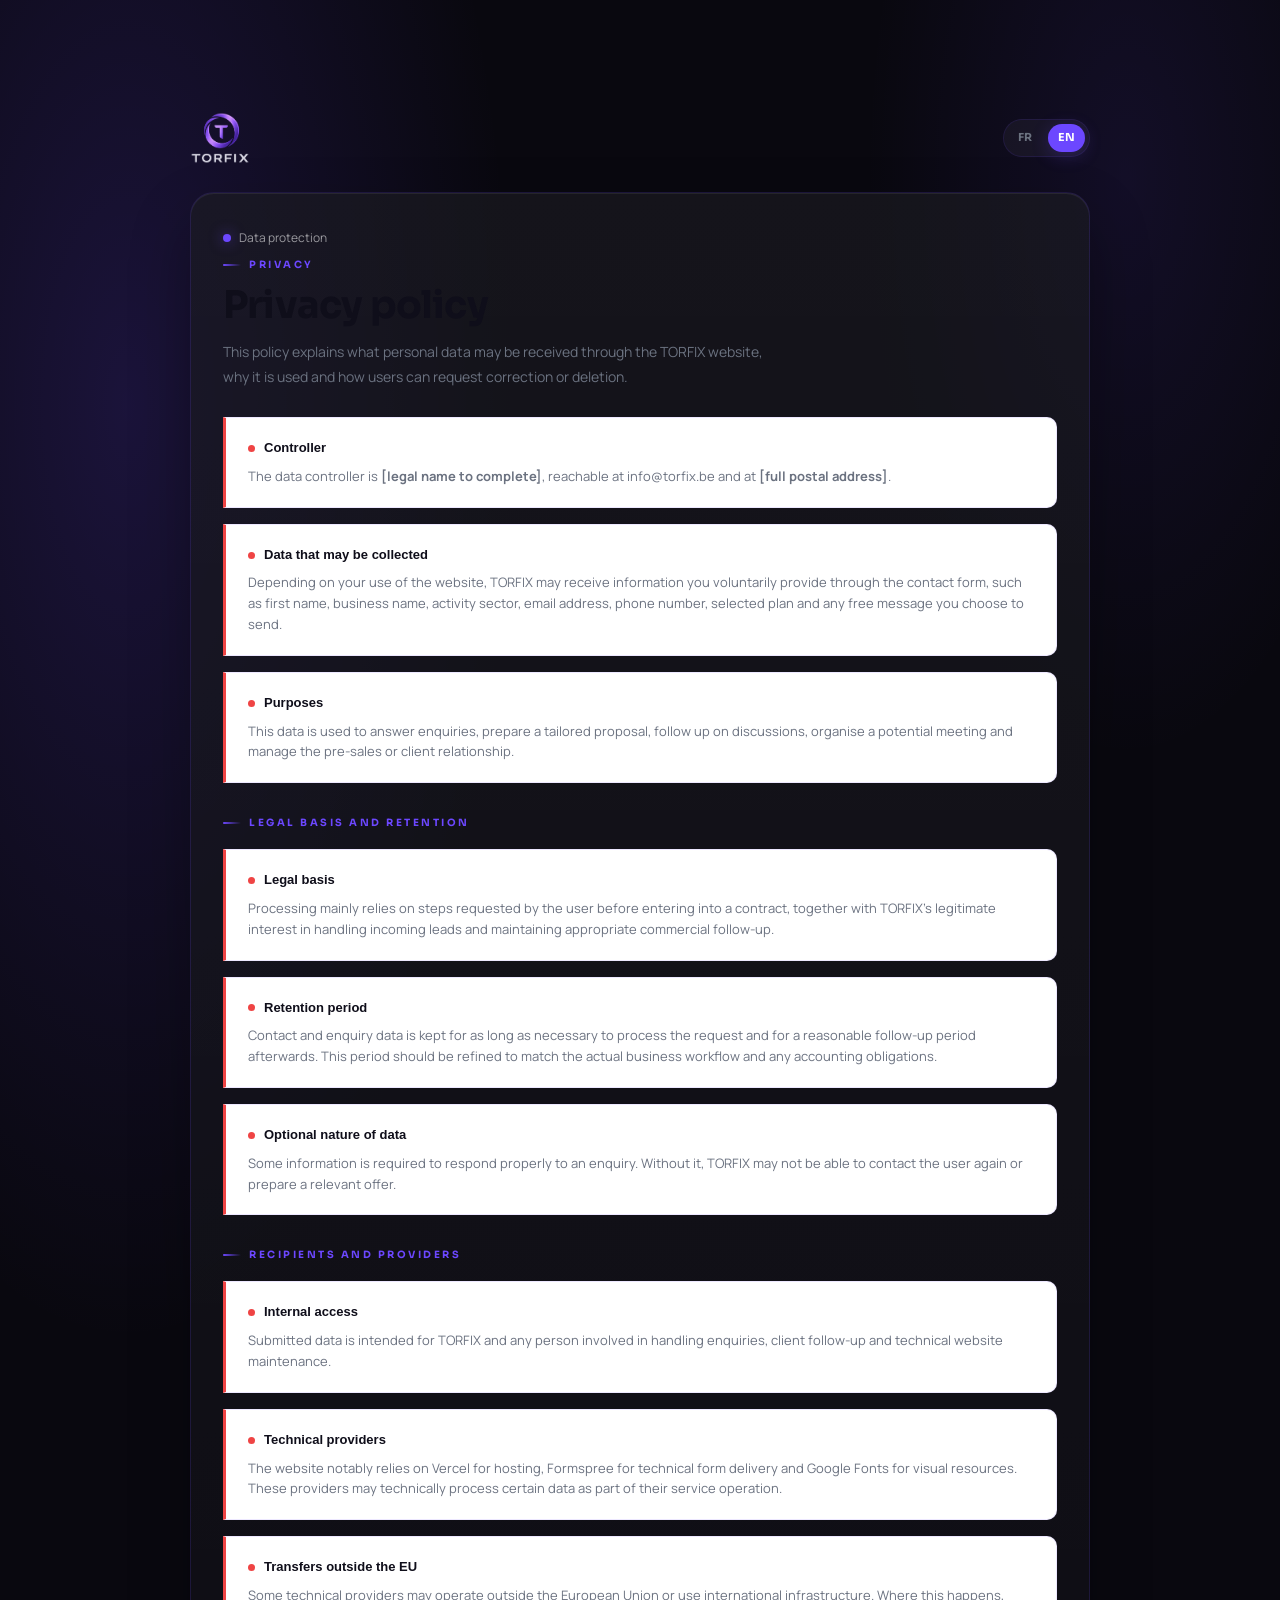
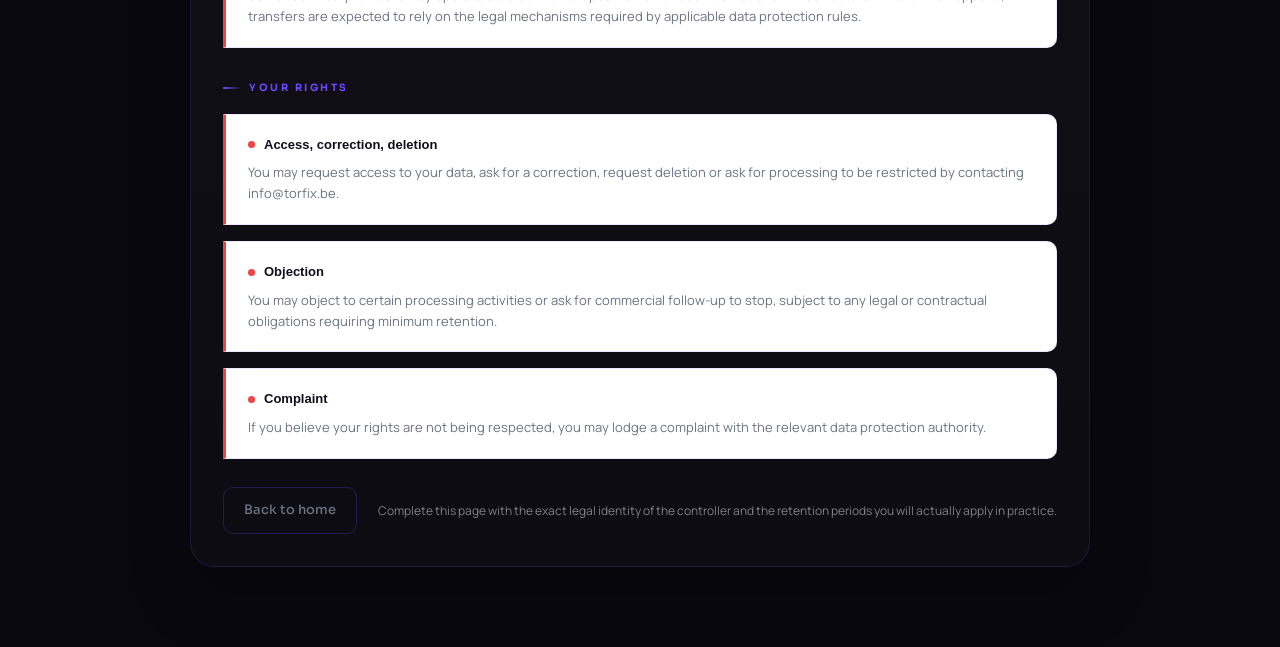
<file: privacy-en.html>
<!DOCTYPE html>
<html lang="en">
<head>
  <meta charset="UTF-8">
  <meta name="viewport" content="width=device-width, initial-scale=1.0">
  <title>TORFIX - Privacy policy</title>
  <meta name="description" content="Privacy policy for the TORFIX website.">
  <meta name="robots" content="index,follow">
  <meta name="theme-color" content="#09080F">
  <link rel="preconnect" href="https://fonts.googleapis.com">
  <link rel="preconnect" href="https://fonts.gstatic.com" crossorigin>
  <link rel="icon" href="favicon-square.svg" type="image/svg+xml">
  <link rel="icon" href="favicon.ico" sizes="32x32" type="image/x-icon">
  <link rel="icon" href="favicon.ico" sizes="192x192" type="image/x-icon">
  <link rel="shortcut icon" href="favicon.ico">
  <link rel="apple-touch-icon" href="favicon.ico">
  <link rel="manifest" href="site.webmanifest">
  <link href="https://fonts.googleapis.com/css2?family=Manrope:wght@400;500;600;700;800&family=Sora:wght@400;500;600;700;800&display=swap" rel="stylesheet">
  <link rel="stylesheet" href="css/style.css">
</head>
<body class="legal-shell">
  <main class="legal-wrap">
    <div class="legal-topbar">
      <a href="index-en.html" class="nav-logo" aria-label="Torfix home"><img class="nav-logo-image" src="logo-torfix-cropped.png" alt="Torfix"><span class="nav-logo-text" aria-hidden="true">TORFIX</span></a>
      <div class="lang-switch" aria-label="Language switcher">
        <a class="lang-pill" href="confidentialite.html" lang="fr">FR</a>
        <a class="lang-pill active" href="privacy-en.html" lang="en">EN</a>
      </div>
    </div>
    <section class="legal-card">
      <div class="legal-kicker">Data protection</div>
      <div class="section-header" style="text-align:left; margin-bottom:28px;">
        <div class="section-tag">Privacy</div>
        <h1 class="section-h2">Privacy policy</h1>
        <p class="section-sub">This policy explains what personal data may be received through the TORFIX website, why it is used and how users can request correction or deletion.</p>
      </div>

      <div class="legal-grid">
        <div class="prob-card">
          <div class="prob-title"><span class="prob-dot"></span>Controller</div>
          <p class="prob-desc">The data controller is <strong>[legal name to complete]</strong>, reachable at <a href="mailto:info@torfix.be">info@torfix.be</a> and at <strong>[full postal address]</strong>.</p>
        </div>
        <div class="prob-card">
          <div class="prob-title"><span class="prob-dot"></span>Data that may be collected</div>
          <p class="prob-desc">Depending on your use of the website, TORFIX may receive information you voluntarily provide through the contact form, such as first name, business name, activity sector, email address, phone number, selected plan and any free message you choose to send.</p>
        </div>
        <div class="prob-card">
          <div class="prob-title"><span class="prob-dot"></span>Purposes</div>
          <p class="prob-desc">This data is used to answer enquiries, prepare a tailored proposal, follow up on discussions, organise a potential meeting and manage the pre-sales or client relationship.</p>
        </div>
      </div>

      <div class="section-tag" style="margin:32px 0 18px;">Legal basis and retention</div>
      <div class="legal-grid">
        <div class="prob-card">
          <div class="prob-title"><span class="prob-dot"></span>Legal basis</div>
          <p class="prob-desc">Processing mainly relies on steps requested by the user before entering into a contract, together with TORFIX&apos;s legitimate interest in handling incoming leads and maintaining appropriate commercial follow-up.</p>
        </div>
        <div class="prob-card">
          <div class="prob-title"><span class="prob-dot"></span>Retention period</div>
          <p class="prob-desc">Contact and enquiry data is kept for as long as necessary to process the request and for a reasonable follow-up period afterwards. This period should be refined to match the actual business workflow and any accounting obligations.</p>
        </div>
        <div class="prob-card">
          <div class="prob-title"><span class="prob-dot"></span>Optional nature of data</div>
          <p class="prob-desc">Some information is required to respond properly to an enquiry. Without it, TORFIX may not be able to contact the user again or prepare a relevant offer.</p>
        </div>
      </div>

      <div class="section-tag" style="margin:32px 0 18px;">Recipients and providers</div>
      <div class="legal-grid">
        <div class="prob-card">
          <div class="prob-title"><span class="prob-dot"></span>Internal access</div>
          <p class="prob-desc">Submitted data is intended for TORFIX and any person involved in handling enquiries, client follow-up and technical website maintenance.</p>
        </div>
        <div class="prob-card">
          <div class="prob-title"><span class="prob-dot"></span>Technical providers</div>
          <p class="prob-desc">The website notably relies on Vercel for hosting, Formspree for technical form delivery and Google Fonts for visual resources. These providers may technically process certain data as part of their service operation.</p>
        </div>
        <div class="prob-card">
          <div class="prob-title"><span class="prob-dot"></span>Transfers outside the EU</div>
          <p class="prob-desc">Some technical providers may operate outside the European Union or use international infrastructure. Where this happens, transfers are expected to rely on the legal mechanisms required by applicable data protection rules.</p>
        </div>
      </div>

      <div class="section-tag" style="margin:32px 0 18px;">Your rights</div>
      <div class="legal-grid">
        <div class="prob-card">
          <div class="prob-title"><span class="prob-dot"></span>Access, correction, deletion</div>
          <p class="prob-desc">You may request access to your data, ask for a correction, request deletion or ask for processing to be restricted by contacting <a href="mailto:info@torfix.be">info@torfix.be</a>.</p>
        </div>
        <div class="prob-card">
          <div class="prob-title"><span class="prob-dot"></span>Objection</div>
          <p class="prob-desc">You may object to certain processing activities or ask for commercial follow-up to stop, subject to any legal or contractual obligations requiring minimum retention.</p>
        </div>
        <div class="prob-card">
          <div class="prob-title"><span class="prob-dot"></span>Complaint</div>
          <p class="prob-desc">If you believe your rights are not being respected, you may lodge a complaint with the relevant data protection authority.</p>
        </div>
      </div>

      <div class="legal-footer">
        <a class="btn-secondary" href="index-en.html">Back to home</a>
        <p class="legal-note">Complete this page with the exact legal identity of the controller and the retention periods you will actually apply in practice.</p>
      </div>
    </section>
  </main>
</body>
</html>
</file>
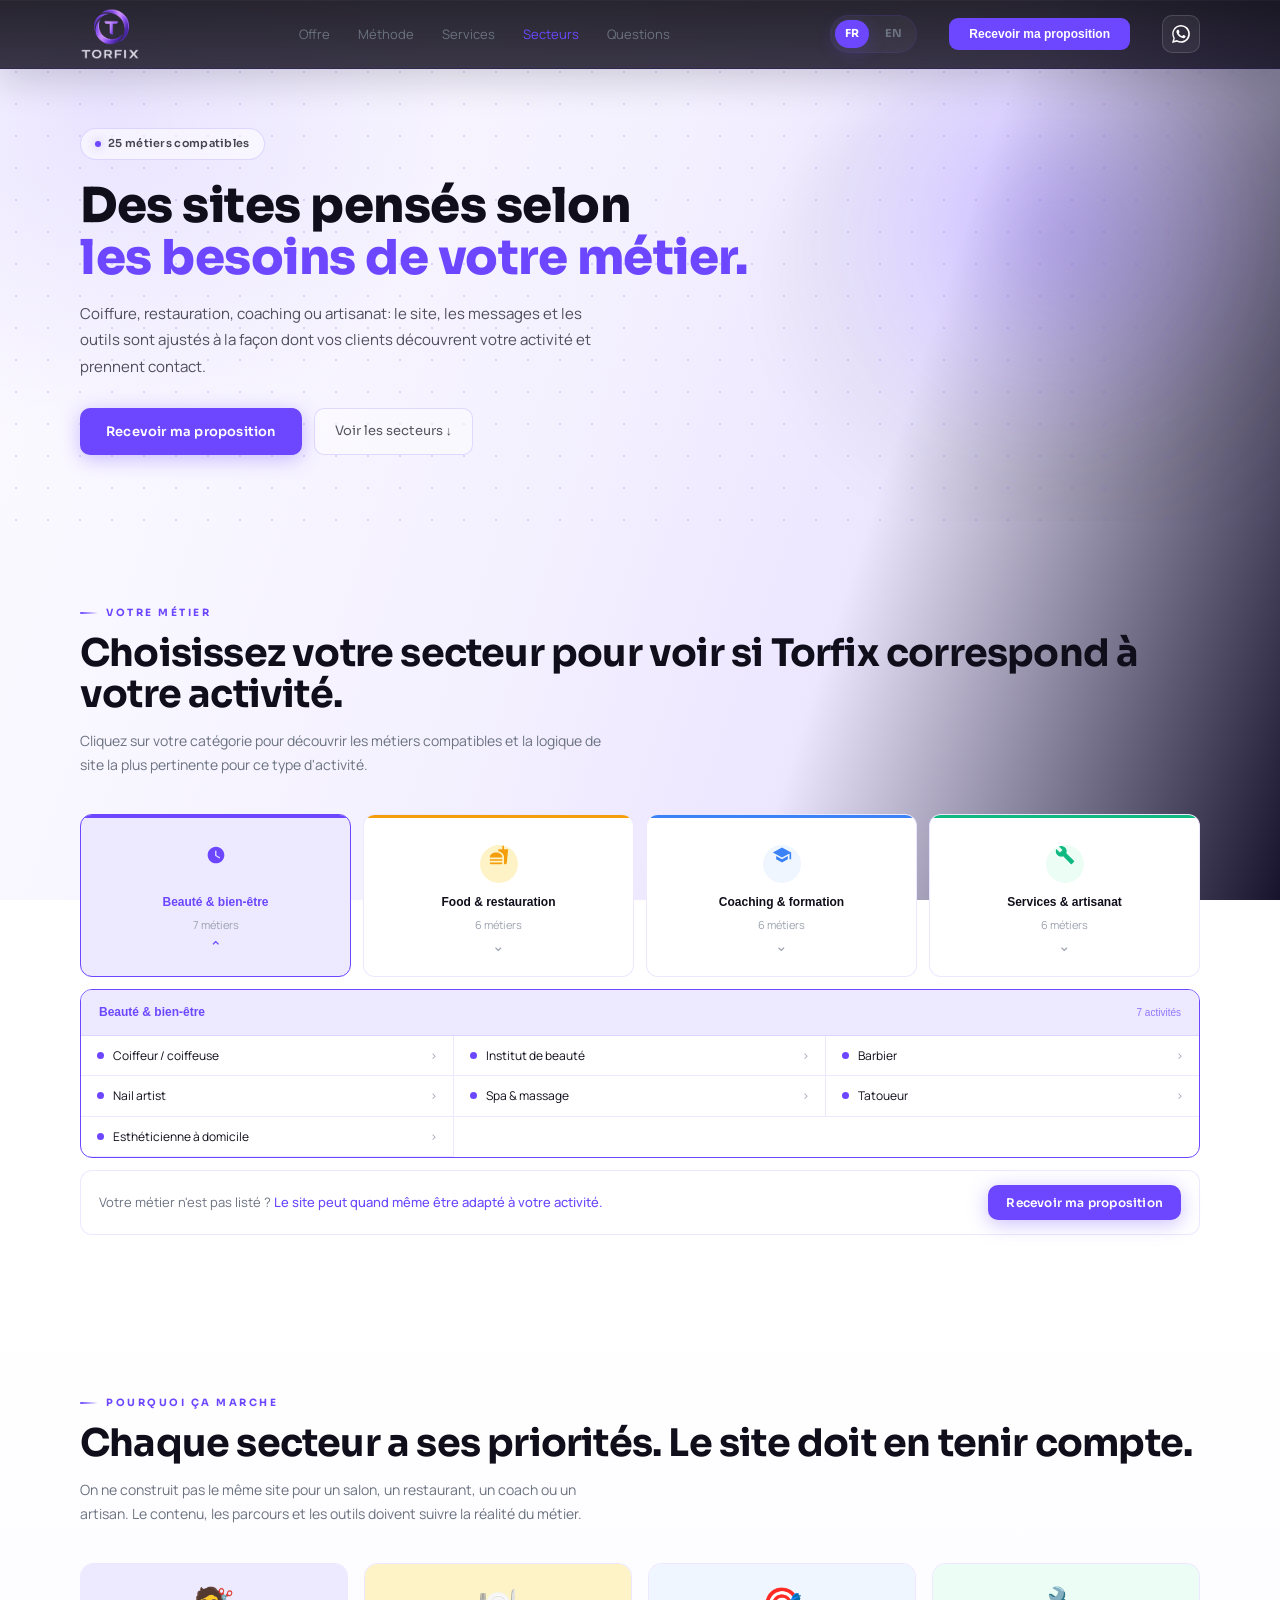
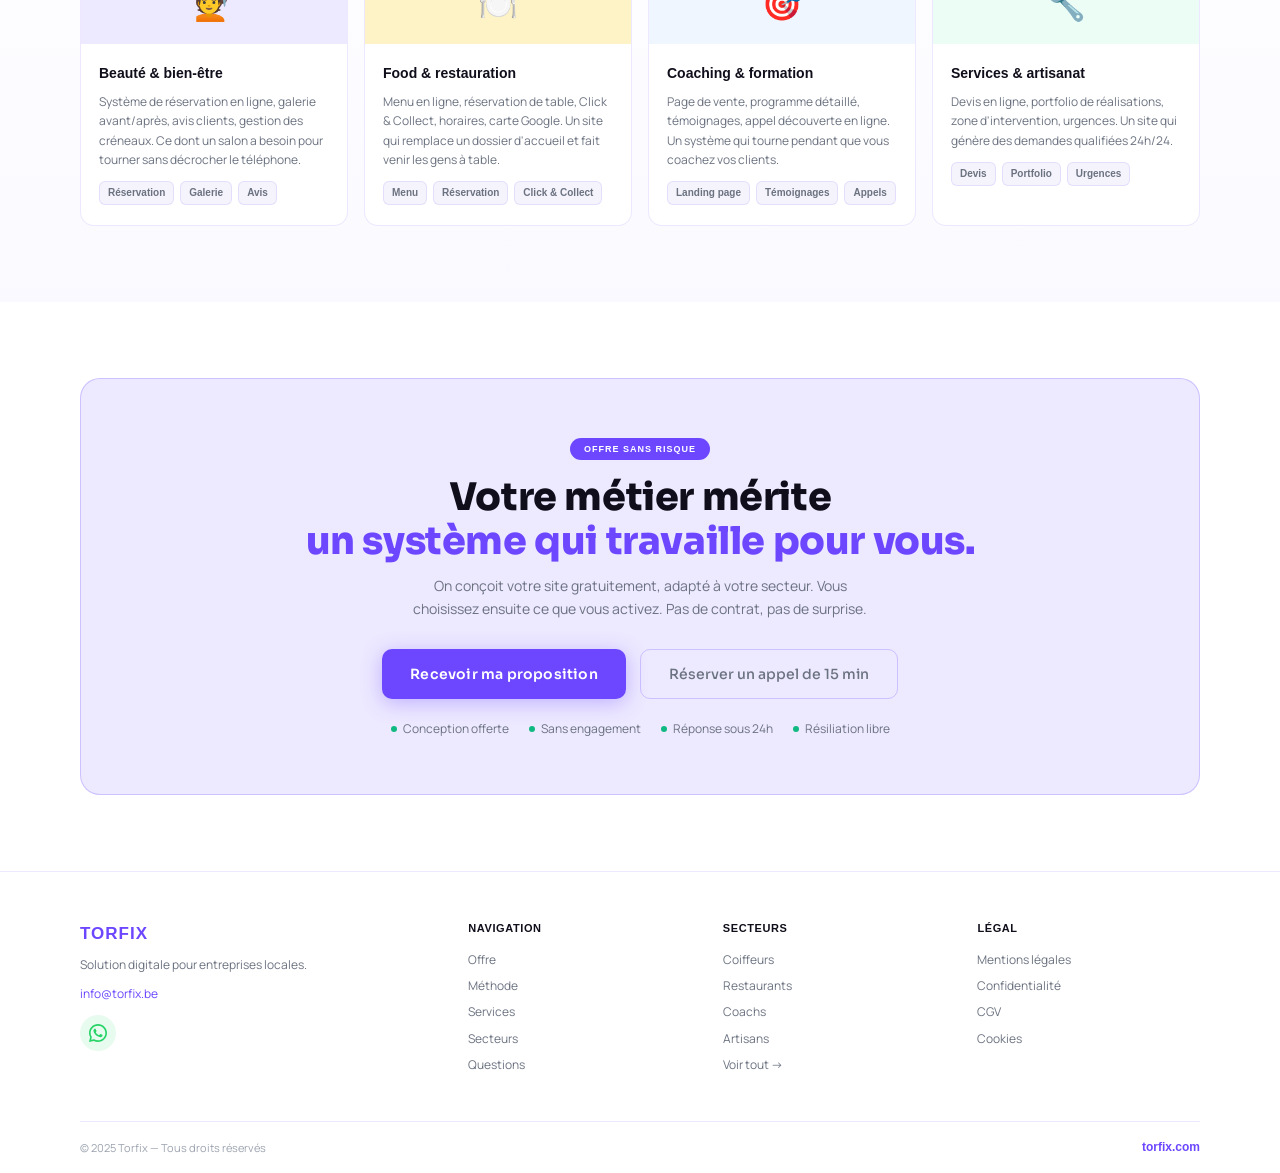
<file: secteurs.html>
﻿<!DOCTYPE html><html lang="fr"><head>  <meta charset="UTF-8">  <meta name="viewport" content="width=device-width, initial-scale=1.0">  <title>TORFIX — Une solution pensée pour votre secteur</title>  <meta name="description" content="Une approche adaptée aux métiers locaux : coiffure, restauration, coaching, artisanat et services.">  <meta name="robots" content="index,follow">  <meta name="theme-color" content="#09080F">  <link rel="canonical" href="https://www.torfix.be/secteurs.html">  <meta property="og:locale" content="fr_BE">  <meta property="og:site_name" content="TORFIX">  <meta property="og:type" content="website">  <meta property="og:title" content="TORFIX — Une solution pensée pour votre secteur">  <meta property="og:description" content="Une approche adaptée aux métiers locaux : coiffure, restauration, coaching, artisanat et services.">  <meta property="og:image" content="https://www.torfix.be/social-preview.png">  <meta property="og:image:alt" content="Logo TORFIX">  <meta name="twitter:card" content="summary_large_image">  <meta name="twitter:title" content="TORFIX — Une solution pensée pour votre secteur">  <meta name="twitter:description" content="Une approche adaptée aux métiers locaux : coiffure, restauration, coaching, artisanat et services.">  <meta name="twitter:image" content="https://www.torfix.be/social-preview.png">  <meta name="twitter:image:alt" content="Logo TORFIX">  <link rel="preconnect" href="https://fonts.googleapis.com">  <link rel="preconnect" href="https://fonts.gstatic.com" crossorigin>  <link rel="icon" href="favicon-square.svg" type="image/svg+xml">  <link rel="icon" href="logo-torfix-cropped.png" sizes="32x32" type="image/png">  <link rel="icon" href="logo-torfix-cropped.png" sizes="192x192" type="image/png">  <link rel="shortcut icon" href="favicon.ico">  <link rel="apple-touch-icon" href="favicon.ico">  <link rel="manifest" href="site.webmanifest">  <link href="https://fonts.googleapis.com/css2?family=Manrope:wght@400;500;600;700;800&family=Sora:wght@400;500;600;700;800&display=swap" rel="stylesheet">  <link rel="stylesheet" href="css/style.css"></head><body><div class="scroll-progress" id="scroll-progress"></div><div class="page-overlay" id="page-overlay"></div><!-- ══ NAVBAR ══ --><nav class="navbar" id="navbar">  <div class="nav-inner">    <a href="index.html" class="nav-logo" aria-label="Torfix accueil"><img class="nav-logo-image" src="logo-torfix-cropped.png" alt="Torfix"><span class="nav-logo-text" aria-hidden="true">TORFIX</span></a>    <div class="nav-links">      <a href="index.html#offre">Offre</a>      <a href="index.html#process">Méthode</a>      <a href="services.html">Services</a>                    <a href="secteurs.html" class="nav-active">Secteurs</a>      <a href="index.html#faq">Questions</a>    </div>    <div class="nav-meta">      <div class="lang-switch" aria-label="Sélecteur de langue">                        <a class="lang-pill active" href="secteurs.html" lang="fr">FR</a>        <a class="lang-pill" href="sectors-en.html" lang="en">EN</a>      </div>    </div>    <button class="nav-cta" onclick="openModal()">Recevoir ma proposition</button><a class="nav-whatsapp" href="https://wa.me/32466386565" target="_blank" rel="noopener noreferrer" aria-label="Contacter Torfix sur WhatsApp"><svg viewBox="0 0 24 24" aria-hidden="true"><path d="M20.52 3.48A11.8 11.8 0 0 0 12.07 0C5.57 0 .3 5.27.3 11.77c0 2.07.54 4.09 1.56 5.87L0 24l6.55-1.71a11.72 11.72 0 0 0 5.52 1.41h.01c6.49 0 11.77-5.28 11.77-11.78 0-3.14-1.22-6.09-3.33-8.44zM12.08 21.7h-.01a9.83 9.83 0 0 1-5-1.37l-.36-.21-3.89 1.01 1.04-3.8-.23-.39a9.8 9.8 0 0 1-1.5-5.18C2.13 6.38 6.51 2 11.9 2c2.61 0 5.07 1.02 6.92 2.87a9.7 9.7 0 0 1 2.86 6.91c0 5.39-4.39 9.92-9.6 9.92zm5.43-7.39c-.3-.15-1.78-.88-2.05-.98-.28-.1-.48-.15-.68.15-.2.3-.78.98-.96 1.18-.18.2-.35.23-.65.08-.3-.15-1.28-.47-2.44-1.5-.9-.8-1.5-1.79-1.67-2.09-.18-.3-.02-.46.13-.61.13-.13.3-.35.45-.53.15-.18.2-.3.3-.5.1-.2.05-.38-.03-.53-.08-.15-.68-1.65-.93-2.26-.25-.6-.5-.52-.68-.53h-.58c-.2 0-.53.08-.8.38-.28.3-1.05 1.03-1.05 2.51s1.08 2.92 1.23 3.12c.15.2 2.12 3.24 5.13 4.54.72.31 1.28.5 1.72.64.72.23 1.38.2 1.9.12.58-.09 1.78-.73 2.03-1.44.25-.7.25-1.3.18-1.43-.08-.12-.28-.2-.58-.35z"/></svg></a>    <button class="nav-burger" id="burger" aria-label="Ouvrir le menu" aria-expanded="false" aria-controls="nav-mobile">      <span></span><span></span><span></span>    </button>  </div>  <div class="nav-mobile" id="nav-mobile">    <a href="index.html#offre" onclick="closeMobile()">Offre</a>    <a href="index.html#process" onclick="closeMobile()">Méthode</a>    <a href="services.html" onclick="closeMobile()">Services</a>                    <a href="secteurs.html" onclick="closeMobile()">Secteurs</a>    <a href="index.html#faq" onclick="closeMobile()">Questions</a>    <div class="lang-switch lang-switch-mobile" aria-label="Sélecteur de langue">                        <a class="lang-pill active" href="secteurs.html" lang="fr">FR</a>      <a class="lang-pill" href="sectors-en.html" lang="en">EN</a>    </div>    <button class="nav-cta" onclick="closeMobile(); openModal()">Recevoir ma proposition</button><a class="nav-whatsapp" href="https://wa.me/32466386565" target="_blank" rel="noopener noreferrer" aria-label="Contacter Torfix sur WhatsApp"><svg viewBox="0 0 24 24" aria-hidden="true"><path d="M20.52 3.48A11.8 11.8 0 0 0 12.07 0C5.57 0 .3 5.27.3 11.77c0 2.07.54 4.09 1.56 5.87L0 24l6.55-1.71a11.72 11.72 0 0 0 5.52 1.41h.01c6.49 0 11.77-5.28 11.77-11.78 0-3.14-1.22-6.09-3.33-8.44zM12.08 21.7h-.01a9.83 9.83 0 0 1-5-1.37l-.36-.21-3.89 1.01 1.04-3.8-.23-.39a9.8 9.8 0 0 1-1.5-5.18C2.13 6.38 6.51 2 11.9 2c2.61 0 5.07 1.02 6.92 2.87a9.7 9.7 0 0 1 2.86 6.91c0 5.39-4.39 9.92-9.6 9.92zm5.43-7.39c-.3-.15-1.78-.88-2.05-.98-.28-.1-.48-.15-.68.15-.2.3-.78.98-.96 1.18-.18.2-.35.23-.65.08-.3-.15-1.28-.47-2.44-1.5-.9-.8-1.5-1.79-1.67-2.09-.18-.3-.02-.46.13-.61.13-.13.3-.35.45-.53.15-.18.2-.3.3-.5.1-.2.05-.38-.03-.53-.08-.15-.68-1.65-.93-2.26-.25-.6-.5-.52-.68-.53h-.58c-.2 0-.53.08-.8.38-.28.3-1.05 1.03-1.05 2.51s1.08 2.92 1.23 3.12c.15.2 2.12 3.24 5.13 4.54.72.31 1.28.5 1.72.64.72.23 1.38.2 1.9.12.58-.09 1.78-.73 2.03-1.44.25-.7.25-1.3.18-1.43-.08-.12-.28-.2-.58-.35z"/></svg></a>  </div></nav><!-- ══ PAGE HERO ══ --><section class="page-hero page-hero-soft" id="hero">  <div class="hero-parallax" id="hero-parallax"></div>  <div class="container">    <div class="page-hero-inner fade-up">      <div class="page-hero-badge">        <span class="badge-dot"></span>        25 métiers compatibles      </div>      <h1 class="page-hero-h1">Des sites pensés selon<br><span>les besoins de votre métier.</span></h1>      <p class="page-hero-sub">Coiffure, restauration, coaching ou artisanat: le site, les messages et les outils sont ajustés à la façon dont vos clients découvrent votre activité et prennent contact.</p>      <div class="page-hero-ctas">        <button class="btn-primary" onclick="openModal()">Recevoir ma proposition</button>        <a href="#niches" class="btn-ghost-dark">Voir les secteurs ↓</a>      </div>    </div>  </div></section><!-- ══ NICHES ══ --><section class="section" id="niches">  <div class="container">    <div class="section-header fade-up">      <div class="section-tag">Votre métier</div>      <h2 class="section-h2">Choisissez votre secteur pour voir si Torfix correspond à votre activité.</h2>      <p class="section-sub">Cliquez sur votre catégorie pour découvrir les métiers compatibles et la logique de site la plus pertinente pour ce type d'activité.</p>    </div>    <div class="niches-top fade-up">      <div class="niche-card niche-open" id="nc-b" onclick="toggleNiche('b')" role="button" tabindex="0" aria-expanded="true" aria-controls="dp-b">        <div class="niche-accent" style="background:var(--accent)"></div>        <div class="niche-circ" style="background:var(--accent-light)">          <svg width="20" height="20" fill="none" viewBox="0 0 24 24"><path d="M12 2C6.5 2 2 6.5 2 12s4.5 10 10 10 10-4.5 10-10S17.5 2 12 2zm4.2 14.2L11 13V7h1.5v5.4l4.5 2.7-0.8 1.1z" fill="#6C47FF"/></svg>        </div>        <div class="niche-name">Beauté & bien-être</div>        <div class="niche-count">7 métiers</div>        <span class="niche-arrow" id="arr-b">&#8964;</span>      </div>      <div class="niche-card" id="nc-f" onclick="toggleNiche('f')" role="button" tabindex="0" aria-expanded="false" aria-controls="dp-f">        <div class="niche-accent" style="background:var(--orange)"></div>        <div class="niche-circ" style="background:var(--orange-light)">          <svg width="20" height="20" fill="none" viewBox="0 0 24 24"><path d="M18.06 22.99h1.66c.84 0 1.53-.64 1.63-1.46L23 5.05h-5V1h-1.97v4.05h-4.97l.3 2.34c1.71.47 3.31 1.32 4.27 2.26 1.44 1.42 2.43 2.89 2.43 5.29v8.05zM1 21.99V21h15.03v.99c0 .55-.45 1-1.01 1H2.01c-.56 0-1.01-.45-1.01-1zm15.03-7c0-8-15.03-8-15.03 0h15.03zM1.02 17h15v2H1.02v-2z" fill="#F59E0B"/></svg>        </div>        <div class="niche-name">Food & restauration</div>        <div class="niche-count">6 métiers</div>        <span class="niche-arrow" id="arr-f">&#8964;</span>      </div>      <div class="niche-card" id="nc-c" onclick="toggleNiche('c')" role="button" tabindex="0" aria-expanded="false" aria-controls="dp-c">        <div class="niche-accent" style="background:var(--blue)"></div>        <div class="niche-circ" style="background:var(--blue-light)">          <svg width="20" height="20" fill="none" viewBox="0 0 24 24"><path d="M12 3L1 9l11 6 9-4.91V17h2V9L12 3zM5 13.18v4L12 21l7-3.82v-4L12 17l-7-3.82z" fill="#3B82F6"/></svg>        </div>        <div class="niche-name">Coaching & formation</div>        <div class="niche-count">6 métiers</div>        <span class="niche-arrow" id="arr-c">&#8964;</span>      </div>      <div class="niche-card" id="nc-s" onclick="toggleNiche('s')" role="button" tabindex="0" aria-expanded="false" aria-controls="dp-s">        <div class="niche-accent" style="background:var(--green)"></div>        <div class="niche-circ" style="background:var(--green-light)">          <svg width="20" height="20" fill="none" viewBox="0 0 24 24"><path d="M22.7 19l-9.1-9.1c.9-2.3.4-5-1.5-6.9-2-2-5-2.4-7.4-1.3L9 6 6 9 1.6 4.7C.4 7.1.9 10.1 2.9 12.1c1.9 1.9 4.6 2.4 6.9 1.5l9.1 9.1c.4.4 1 .4 1.4 0l2.3-2.3c.5-.4.5-1.1.1-1.4z" fill="#10B981"/></svg>        </div>        <div class="niche-name">Services & artisanat</div>        <div class="niche-count">6 métiers</div>        <span class="niche-arrow" id="arr-s">&#8964;</span>      </div>    </div>    <!-- Dropdowns -->    <div class="niche-dropdown niche-open" id="dp-b">      <div class="nd-header" style="color:var(--accent)"><span>Beauté & bien-être</span><span class="nd-count">7 activités</span></div>      <div class="nd-grid" id="lg-b"></div>    </div>    <div class="niche-dropdown" id="dp-f">      <div class="nd-header" style="color:var(--orange)"><span>Food & restauration</span><span class="nd-count">6 activités</span></div>      <div class="nd-grid" id="lg-f"></div>    </div>    <div class="niche-dropdown" id="dp-c">      <div class="nd-header" style="color:var(--blue)"><span>Coaching & formation</span><span class="nd-count">6 activités</span></div>      <div class="nd-grid" id="lg-c"></div>    </div>    <div class="niche-dropdown" id="dp-s">      <div class="nd-header" style="color:var(--green)"><span>Services & artisanat</span><span class="nd-count">6 activités</span></div>      <div class="nd-grid" id="lg-s"></div>    </div>    <div class="niches-cta-row fade-up">      <p class="ncr-text">Votre métier n'est pas listé ? <span>Le site peut quand même être adapté à votre activité.</span></p>      <button class="btn-primary btn-sm" onclick="openModal()">Recevoir ma proposition</button>    </div>  </div></section><!-- ══ AVANTAGES PAR SECTEUR ══ --><section class="section section-alt">  <div class="container">    <div class="section-header fade-up">      <div class="section-tag">Pourquoi ça marche</div>      <h2 class="section-h2">Chaque secteur a ses priorités. Le site doit en tenir compte.</h2>      <p class="section-sub">On ne construit pas le même site pour un salon, un restaurant, un coach ou un artisan. Le contenu, les parcours et les outils doivent suivre la réalité du métier.</p>    </div>    <div class="sector-grid fade-up">      <div class="sector-card">        <div class="sector-top" style="background:var(--accent-light)">          <div class="sector-emoji">💇</div>        </div>        <div class="sector-body">          <div class="sector-name">Beauté & bien-être</div>          <p class="sector-desc">Système de réservation en ligne, galerie avant/après, avis clients, gestion des créneaux. Ce dont un salon a besoin pour tourner sans décrocher le téléphone.</p>          <div class="sector-tags">            <span class="s-tag">Réservation</span><span class="s-tag">Galerie</span><span class="s-tag">Avis</span>          </div>        </div>      </div>      <div class="sector-card">        <div class="sector-top" style="background:var(--orange-light)">          <div class="sector-emoji">🍽️</div>        </div>        <div class="sector-body">          <div class="sector-name">Food & restauration</div>          <p class="sector-desc">Menu en ligne, réservation de table, Click & Collect, horaires, carte Google. Un site qui remplace un dossier d'accueil et fait venir les gens à table.</p>          <div class="sector-tags">            <span class="s-tag">Menu</span><span class="s-tag">Réservation</span><span class="s-tag">Click & Collect</span>          </div>        </div>      </div>      <div class="sector-card">        <div class="sector-top" style="background:var(--blue-light)">          <div class="sector-emoji">🎯</div>        </div>        <div class="sector-body">          <div class="sector-name">Coaching & formation</div>          <p class="sector-desc">Page de vente, programme détaillé, témoignages, appel découverte en ligne. Un système qui tourne pendant que vous coachez vos clients.</p>          <div class="sector-tags">            <span class="s-tag">Landing page</span><span class="s-tag">Témoignages</span><span class="s-tag">Appels</span>          </div>        </div>      </div>      <div class="sector-card">        <div class="sector-top" style="background:var(--green-light)">          <div class="sector-emoji">🔧</div>        </div>        <div class="sector-body">          <div class="sector-name">Services & artisanat</div>          <p class="sector-desc">Devis en ligne, portfolio de réalisations, zone d'intervention, urgences. Un site qui génère des demandes qualifiées 24h/24.</p>          <div class="sector-tags">            <span class="s-tag">Devis</span><span class="s-tag">Portfolio</span><span class="s-tag">Urgences</span>          </div>        </div>      </div>    </div>  </div></section><!-- ══ CTA FINAL ══ --><section class="section cta-final-section">  <div class="container">    <div class="cta-final fade-up">      <div class="cf-tag">Offre sans risque</div>      <h2 class="cf-title">Votre métier mérite<br><span>un système qui travaille pour vous.</span></h2>      <p class="cf-sub">On conçoit votre site gratuitement, adapté à votre secteur. Vous choisissez ensuite ce que vous activez. Pas de contrat, pas de surprise.</p>      <div class="cf-btns">        <button class="btn-primary btn-lg" onclick="openModal()">Recevoir ma proposition</button>        <button class="btn-secondary btn-lg" onclick="openModal()">Réserver un appel de 15 min</button>      </div>      <div class="cf-checks">        <span class="cf-chk">Conception offerte</span>        <span class="cf-chk">Sans engagement</span>        <span class="cf-chk">Réponse sous 24h</span>        <span class="cf-chk">Résiliation libre</span>      </div>    </div>  </div></section><!-- ══ FOOTER ══ --><footer class="footer">  <div class="container">    <div class="footer-grid">      <div class="footer-brand">        <div class="ft-logo">TORFIX</div>        <p class="ft-tag">Solution digitale pour entreprises locales.</p>        <a href="mailto:info@torfix.be" class="ft-email">info@torfix.be</a>        <a href="https://wa.me/32466386565" class="ft-whatsapp" target="_blank" rel="noopener" aria-label="Nous contacter sur WhatsApp">          <svg width="18" height="18" fill="none" viewBox="0 0 24 24"><path d="M17.472 14.382c-.297-.149-1.758-.867-2.03-.967-.273-.099-.471-.148-.67.15-.197.297-.767.966-.94 1.164-.173.199-.347.223-.644.075-.297-.15-1.255-.463-2.39-1.475-.883-.788-1.48-1.761-1.653-2.059-.173-.297-.018-.458.13-.606.134-.133.298-.347.446-.52.149-.174.198-.298.298-.497.099-.198.05-.371-.025-.52-.075-.149-.669-1.612-.916-2.207-.242-.579-.487-.5-.669-.51-.173-.008-.371-.01-.57-.01-.198 0-.52.074-.792.372-.272.297-1.04 1.016-1.04 2.479 0 1.462 1.065 2.875 1.213 3.074.149.198 2.096 3.2 5.077 4.487.709.306 1.262.489 1.694.625.712.227 1.36.195 1.871.118.571-.085 1.758-.719 2.006-1.413.248-.694.248-1.289.173-1.413-.074-.124-.272-.198-.57-.347z" fill="#25D366"/><path d="M12 0C5.373 0 0 5.373 0 12c0 2.115.553 4.1 1.523 5.824L0 24l6.335-1.498A11.934 11.934 0 0012 24c6.627 0 12-5.373 12-12S18.627 0 12 0zm0 21.818a9.803 9.803 0 01-5.032-1.382l-.36-.214-3.733.882.933-3.618-.235-.372A9.782 9.782 0 012.182 12C2.182 6.57 6.57 2.182 12 2.182S21.818 6.57 21.818 12 17.43 21.818 12 21.818z" fill="#25D366"/></svg>          <span class="sr-only">WhatsApp</span>        </a>      </div>      <div>        <div class="ft-col-title">Navigation</div>        <a class="ft-link" href="index.html#offre">Offre</a>        <a class="ft-link" href="index.html#process">Méthode</a>        <a class="ft-link" href="services.html">Services</a>                    <a class="ft-link" href="secteurs.html">Secteurs</a>        <a class="ft-link" href="index.html#faq">Questions</a>      </div>      <div>        <div class="ft-col-title">Secteurs</div>                    <a class="ft-link" href="secteurs.html">Coiffeurs</a>                    <a class="ft-link" href="secteurs.html">Restaurants</a>                    <a class="ft-link" href="secteurs.html">Coachs</a>                    <a class="ft-link" href="secteurs.html">Artisans</a>                    <a class="ft-link" href="secteurs.html">Voir tout →</a>      </div>      <div>        <div class="ft-col-title">Légal</div>        <a class="ft-link" href="mentions-legales.html">Mentions légales</a>        <a class="ft-link" href="confidentialite.html">Confidentialité</a>        <a class="ft-link" href="cgv.html">CGV</a>        <a class="ft-link" href="cookies.html">Cookies</a>      </div>    </div>    <div class="footer-bottom">      <span>© 2025 Torfix — Tous droits réservés</span>      <span class="fb-right">torfix.com</span>    </div>  </div></footer><!-- ══ MODAL ══ --><div class="modal-overlay" id="modal" onclick="handleOverlayClick(event)" role="dialog" aria-modal="true" aria-label="Formulaire de demande Torfix" aria-hidden="true">  <div class="modal-box">    <button class="modal-close" onclick="closeModal()" aria-label="Fermer">&times;</button>    <div class="modal-progress">      <div class="progress-step active" id="prog-1"><span class="prog-num">1</span><span class="prog-label">Vos informations</span></div>      <div class="progress-line"></div>      <div class="progress-step" id="prog-2"><span class="prog-num">2</span><span class="prog-label">Votre projet</span></div>    </div>    <div class="modal-step" id="step-1">      <div class="modal-header"><h3 class="modal-title">Parlez-nous de vous</h3><p class="modal-sub">On revient vers vous sous 24h avec une proposition.</p></div>      <form id="form-step1" onsubmit="goStep2(event)" novalidate>        <div class="form-row">          <div class="form-group"><label class="form-label" for="prenom">Prénom *</label><input class="form-input" type="text" id="prenom" name="prenom" placeholder="Votre prénom" autocomplete="given-name" required></div>          <div class="form-group"><label class="form-label" for="entreprise">Nom de l'entreprise *</label><input class="form-input" type="text" id="entreprise" name="entreprise" placeholder="Ex: Salon Maya" autocomplete="organization" required></div>        </div>        <div class="form-group">          <label class="form-label" for="secteur">Secteur d'activité *</label>          <select class="form-input form-select" id="secteur" name="secteur" required>            <option value="">Choisissez votre secteur</option>            <optgroup label="Beauté & bien-être"><option>Coiffeur / coiffeuse</option><option>Institut de beauté</option><option>Barbier</option><option>Nail artist</option><option>Spa & massage</option><option>Tatoueur</option><option>Esthéticienne à domicile</option></optgroup>            <optgroup label="Food & restauration"><option>Restaurant</option><option>Traiteur</option><option>Food truck</option><option>Boulangerie-pâtisserie</option><option>Café & brunch</option><option>Chef à domicile</option></optgroup>            <optgroup label="Coaching & formation"><option>Coach sportif</option><option>Coach de vie</option><option>Formateur en ligne</option><option>Professeur particulier</option><option>Thérapeute & psy</option><option>Nutritionniste</option></optgroup>            <optgroup label="Services & artisanat"><option>Plombier</option><option>Électricien</option><option>Menuisier</option><option>Photographe</option><option>Cleaner / ménage</option><option>Jardinier & paysagiste</option></optgroup>            <option value="autre">Autre secteur</option>          </select>        </div>        <div class="form-row">          <div class="form-group"><label class="form-label" for="email">Email *</label><input class="form-input" type="email" id="email" name="email" placeholder="vous@exemple.com" autocomplete="email" required></div>          <div class="form-group"><label class="form-label" for="tel">Téléphone</label><input class="form-input" type="tel" id="tel" name="tel" placeholder="06 12 34 56 78" autocomplete="tel"></div>        </div>        <button type="submit" class="btn-primary btn-full">Continuer →</button>      </form>    </div>    <div class="modal-step" id="step-2" style="display:none">      <div class="modal-header"><h3 class="modal-title">Votre projet en détail</h3><p class="modal-sub">Sélectionnez ce qui correspond à vos besoins.</p></div>      <form id="form-step2" action="https://formspree.io/f/xzdybbev" method="POST" onsubmit="handleSubmit(event)" novalidate>        <input type="hidden" id="h-prenom" name="prenom"><input type="hidden" id="h-entreprise" name="entreprise"><input type="hidden" id="h-secteur" name="secteur"><input type="hidden" id="h-email" name="email"><input type="hidden" id="h-tel" name="tel">        <div class="form-group">          <label class="form-label">Formule souhaitée *</label>          <div class="radio-group">            <label class="radio-option"><input type="radio" name="formule" value="Vitrine — 49€/mois" required><span class="radio-box"><span class="radio-name">Vitrine</span><span class="radio-price">49€/mois</span></span></label>            <label class="radio-option"><input type="radio" name="formule" value="Système — 89€/mois"><span class="radio-box radio-popular"><span class="radio-pop-badge">Populaire</span><span class="radio-name">Système</span><span class="radio-price">89€/mois</span></span></label>            <label class="radio-option"><input type="radio" name="formule" value="Premium — 119€/mois"><span class="radio-box"><span class="radio-name">Premium</span><span class="radio-price">119€/mois</span></span></label>          </div>        </div>        <div class="form-group">          <label class="form-label">Outils souhaités (optionnel)</label>          <div class="check-group">            <label class="check-option"><input type="checkbox" name="outils" value="Réservation en ligne"><span>Réservation en ligne</span></label>            <label class="check-option"><input type="checkbox" name="outils" value="Rappels automatiques"><span>Rappels automatiques</span></label>            <label class="check-option"><input type="checkbox" name="outils" value="Gestion client (CRM)"><span>Gestion client (CRM)</span></label>            <label class="check-option"><input type="checkbox" name="outils" value="Assistant IA"><span>Assistant IA</span></label>          </div>        </div>        <div class="form-group"><label class="form-label" for="message">Décrivez votre activité & vos besoins</label><textarea class="form-input form-textarea" id="message" name="message" placeholder="Ex: Je suis coiffeur à Lyon..."></textarea></div>        <div class="form-actions"><button type="button" class="btn-ghost" onclick="goStep1()">← Retour</button><button type="submit" class="btn-primary btn-grow">Envoyer ma demande</button></div>      </form>    </div>    <div class="modal-step" id="step-success" style="display:none">      <div class="success-screen">        <div class="success-icon">✓</div>        <h3 class="success-title">Demande envoyée !</h3>        <p class="success-sub">On vous répond sous 24h avec une proposition adaptée à votre activité.</p>        <div class="success-checks"><span class="success-chk">Conception offerte</span><span class="success-chk">Sans engagement</span></div>        <button class="btn-primary" onclick="closeModal()">Fermer</button>      </div>    </div>  </div></div><script src="js/main.js"></script></body></html>
</file>
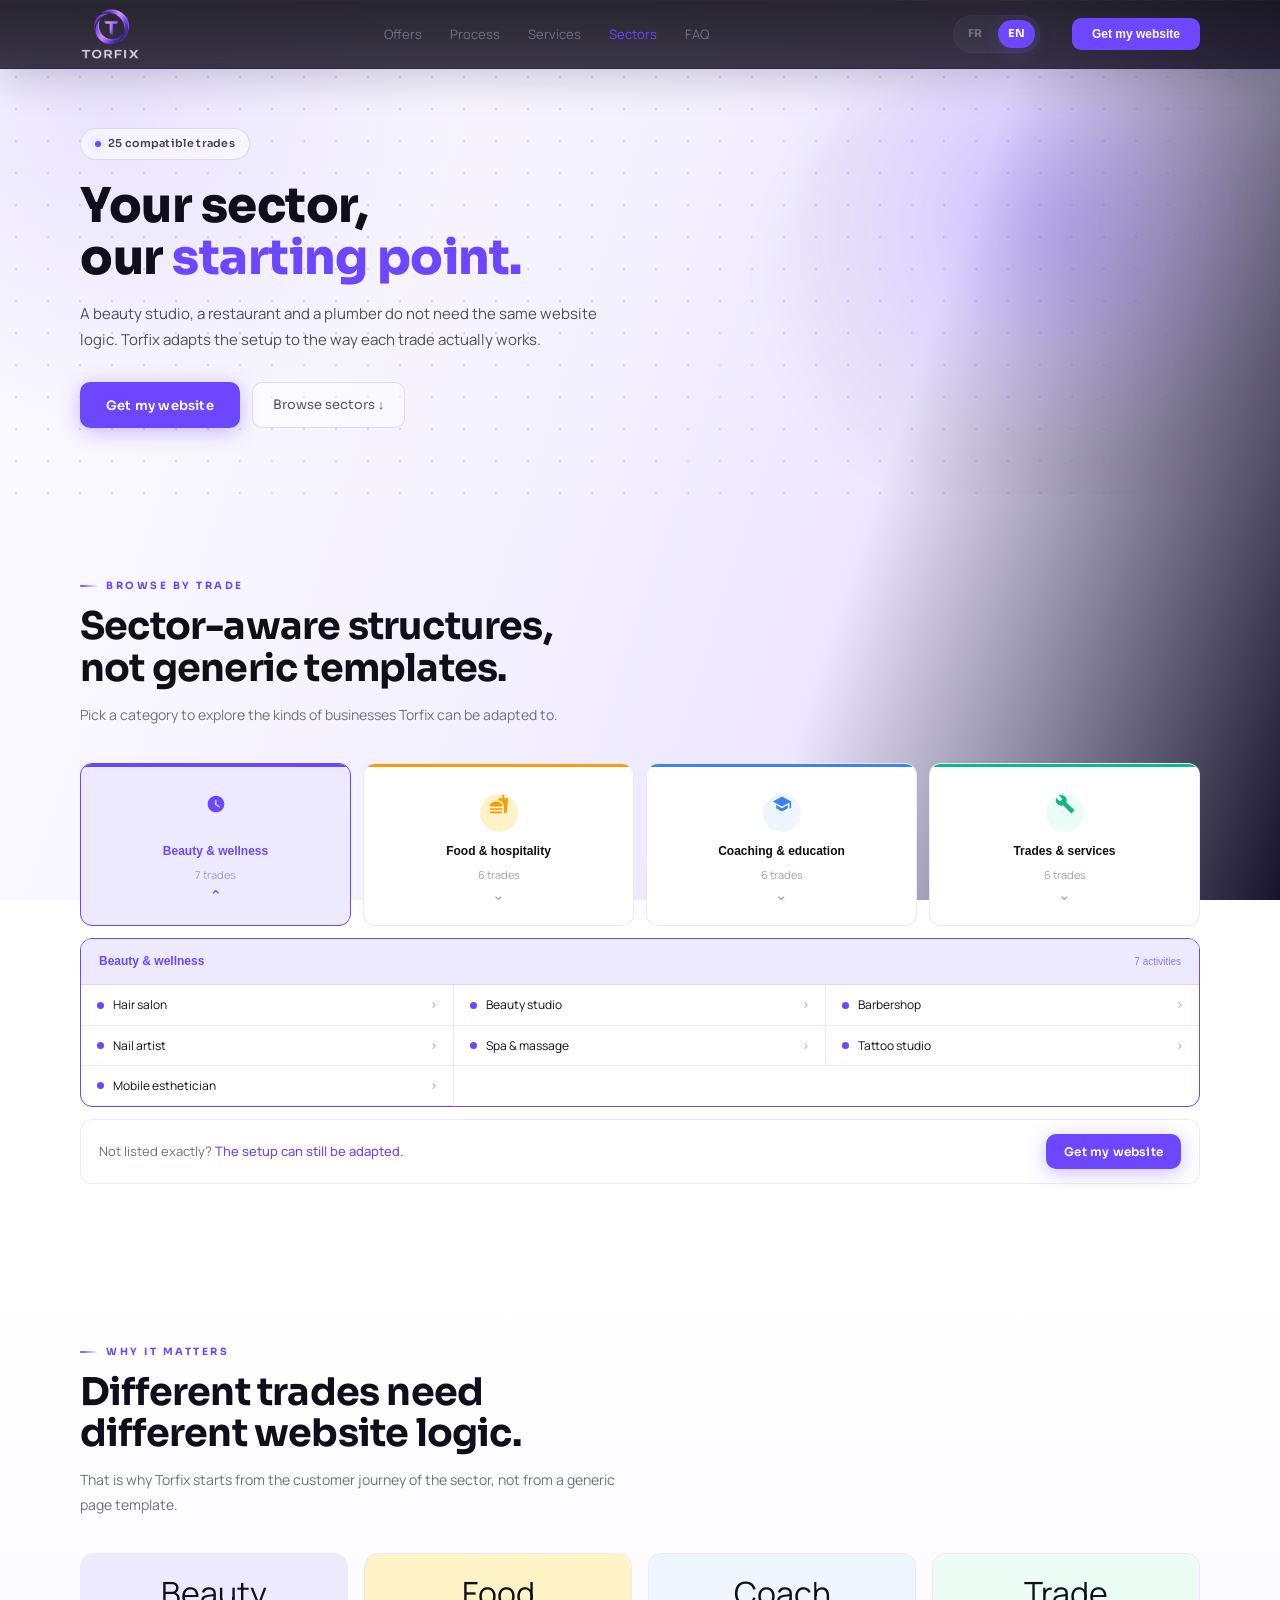
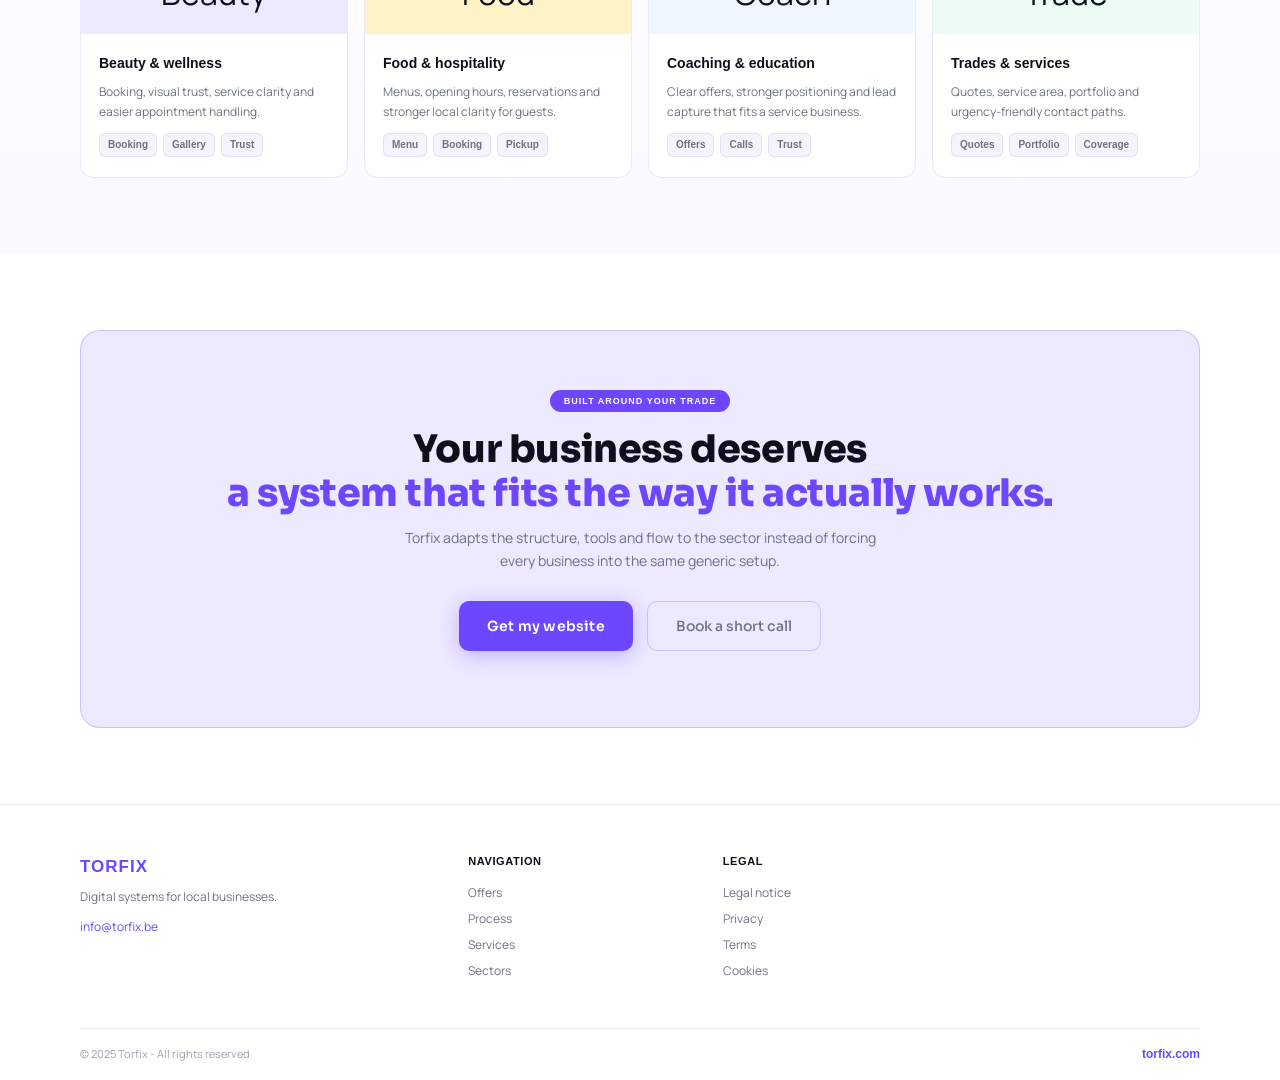
<file: sectors-en.html>
﻿<!DOCTYPE html><html lang="en"><head>  <meta charset="UTF-8">  <meta name="viewport" content="width=device-width, initial-scale=1.0">  <title>TORFIX - A setup tailored to your sector</title>  <meta name="description" content="A digital setup adapted to salons, hospitality, coaching, trades and local service businesses.">  <meta name="robots" content="index,follow">  <meta name="theme-color" content="#09080F">  <link rel="canonical" href="https://www.torfix.be/sectors-en.html">  <meta property="og:locale" content="en_GB">  <meta property="og:site_name" content="TORFIX">  <meta property="og:type" content="website">  <meta property="og:title" content="TORFIX - A setup tailored to your sector">  <meta property="og:description" content="A digital setup adapted to salons, hospitality, coaching, trades and local service businesses.">  <meta property="og:image" content="https://www.torfix.be/social-preview.png">  <meta property="og:image:alt" content="TORFIX logo">  <meta name="twitter:card" content="summary_large_image">  <meta name="twitter:title" content="TORFIX - A setup tailored to your sector">  <meta name="twitter:description" content="A digital setup adapted to salons, hospitality, coaching, trades and local service businesses.">  <meta name="twitter:image" content="https://www.torfix.be/social-preview.png">  <meta name="twitter:image:alt" content="TORFIX logo">  <link rel="preconnect" href="https://fonts.googleapis.com">  <link rel="preconnect" href="https://fonts.gstatic.com" crossorigin>  <link rel="icon" href="favicon-square.svg" type="image/svg+xml">  <link rel="icon" href="logo-torfix-cropped.png" sizes="32x32" type="image/png">  <link rel="icon" href="logo-torfix-cropped.png" sizes="192x192" type="image/png">  <link rel="shortcut icon" href="favicon.ico">  <link rel="apple-touch-icon" href="favicon.ico">  <link rel="manifest" href="site.webmanifest">  <link href="https://fonts.googleapis.com/css2?family=Manrope:wght@400;500;600;700;800&family=Sora:wght@400;500;600;700;800&display=swap" rel="stylesheet">  <link rel="stylesheet" href="css/style.css"></head><body><div class="scroll-progress" id="scroll-progress"></div><div class="page-overlay" id="page-overlay"></div><nav class="navbar" id="navbar"><div class="nav-inner"><a href="index-en.html" class="nav-logo" aria-label="Torfix home"><img class="nav-logo-image" src="logo-torfix-cropped.png" alt="Torfix"><span class="nav-logo-text" aria-hidden="true">TORFIX</span></a><div class="nav-links"><a href="index-en.html#offers">Offers</a><a href="index-en.html#process">Process</a><a href="services-en.html">Services</a><a href="sectors-en.html" class="nav-active">Sectors</a><a href="index-en.html#faq">FAQ</a></div><div class="nav-meta"><div class="lang-switch" aria-label="Language switcher"><a class="lang-pill" href="secteurs.html" lang="fr">FR</a><a class="lang-pill active" href="sectors-en.html" lang="en">EN</a></div></div><button class="nav-cta" onclick="openModal()">Get my website</button><button class="nav-burger" id="burger" aria-label="Open menu" aria-expanded="false" aria-controls="nav-mobile"><span></span><span></span><span></span></button></div><div class="nav-mobile" id="nav-mobile"><a href="index-en.html#offers" onclick="closeMobile()">Offers</a><a href="index-en.html#process" onclick="closeMobile()">Process</a><a href="services-en.html" onclick="closeMobile()">Services</a><a href="sectors-en.html" onclick="closeMobile()">Sectors</a><a href="index-en.html#faq" onclick="closeMobile()">FAQ</a><div class="lang-switch lang-switch-mobile" aria-label="Language switcher"><a class="lang-pill" href="secteurs.html" lang="fr">FR</a><a class="lang-pill active" href="sectors-en.html" lang="en">EN</a></div><button class="nav-cta" onclick="closeMobile(); openModal()">Get my website</button></div></nav><section class="page-hero page-hero-soft" id="hero"><div class="hero-parallax" id="hero-parallax"></div><div class="container"><div class="page-hero-inner fade-up"><div class="page-hero-badge"><span class="badge-dot"></span>25 compatible trades</div><h1 class="page-hero-h1">Your sector,<br>our <span>starting point.</span></h1><p class="page-hero-sub">A beauty studio, a restaurant and a plumber do not need the same website logic. Torfix adapts the setup to the way each trade actually works.</p><div class="page-hero-ctas"><button class="btn-primary" onclick="openModal()">Get my website</button><a href="#sectors" class="btn-ghost-dark">Browse sectors &darr;</a></div></div></div></section><section class="section" id="sectors"><div class="container"><div class="section-header fade-up"><div class="section-tag">Browse by trade</div><h2 class="section-h2">Sector-aware structures,<br>not generic templates.</h2><p class="section-sub">Pick a category to explore the kinds of businesses Torfix can be adapted to.</p></div><div class="niches-top fade-up"><div class="niche-card niche-open" id="nc-b" onclick="toggleNiche('b')" role="button" tabindex="0" aria-expanded="true" aria-controls="dp-b"><div class="niche-accent" style="background:var(--accent)"></div><div class="niche-circ" style="background:var(--accent-light)"><svg width="20" height="20" fill="none" viewBox="0 0 24 24"><path d="M12 2C6.5 2 2 6.5 2 12s4.5 10 10 10 10-4.5 10-10S17.5 2 12 2zm4.2 14.2L11 13V7h1.5v5.4l4.5 2.7-0.8 1.1z" fill="#6C47FF"/></svg></div><div class="niche-name">Beauty & wellness</div><div class="niche-count">7 trades</div><span class="niche-arrow" id="arr-b">&#8964;</span></div><div class="niche-card" id="nc-f" onclick="toggleNiche('f')" role="button" tabindex="0" aria-expanded="false" aria-controls="dp-f"><div class="niche-accent" style="background:var(--orange)"></div><div class="niche-circ" style="background:var(--orange-light)"><svg width="20" height="20" fill="none" viewBox="0 0 24 24"><path d="M18.06 22.99h1.66c.84 0 1.53-.64 1.63-1.46L23 5.05h-5V1h-1.97v4.05h-4.97l.3 2.34c1.71.47 3.31 1.32 4.27 2.26 1.44 1.42 2.43 2.89 2.43 5.29v8.05zM1 21.99V21h15.03v.99c0 .55-.45 1-1.01 1H2.01c-.56 0-1.01-.45-1.01-1zm15.03-7c0-8-15.03-8-15.03 0h15.03zM1.02 17h15v2H1.02v-2z" fill="#F59E0B"/></svg></div><div class="niche-name">Food & hospitality</div><div class="niche-count">6 trades</div><span class="niche-arrow" id="arr-f">&#8964;</span></div><div class="niche-card" id="nc-c" onclick="toggleNiche('c')" role="button" tabindex="0" aria-expanded="false" aria-controls="dp-c"><div class="niche-accent" style="background:var(--blue)"></div><div class="niche-circ" style="background:var(--blue-light)"><svg width="20" height="20" fill="none" viewBox="0 0 24 24"><path d="M12 3L1 9l11 6 9-4.91V17h2V9L12 3zM5 13.18v4L12 21l7-3.82v-4L12 17l-7-3.82z" fill="#3B82F6"/></svg></div><div class="niche-name">Coaching & education</div><div class="niche-count">6 trades</div><span class="niche-arrow" id="arr-c">&#8964;</span></div><div class="niche-card" id="nc-s" onclick="toggleNiche('s')" role="button" tabindex="0" aria-expanded="false" aria-controls="dp-s"><div class="niche-accent" style="background:var(--green)"></div><div class="niche-circ" style="background:var(--green-light)"><svg width="20" height="20" fill="none" viewBox="0 0 24 24"><path d="M22.7 19l-9.1-9.1c.9-2.3.4-5-1.5-6.9-2-2-5-2.4-7.4-1.3L9 6 6 9 1.6 4.7C.4 7.1.9 10.1 2.9 12.1c1.9 1.9 4.6 2.4 6.9 1.5l9.1 9.1c.4.4 1 .4 1.4 0l2.3-2.3c.5-.4.5-1.1.1-1.4z" fill="#10B981"/></svg></div><div class="niche-name">Trades & services</div><div class="niche-count">6 trades</div><span class="niche-arrow" id="arr-s">&#8964;</span></div></div><div class="niche-dropdown niche-open" id="dp-b"><div class="nd-header" style="color:var(--accent)"><span>Beauty & wellness</span><span class="nd-count">7 activities</span></div><div class="nd-grid" id="lg-b"></div></div><div class="niche-dropdown" id="dp-f"><div class="nd-header" style="color:var(--orange)"><span>Food & hospitality</span><span class="nd-count">6 activities</span></div><div class="nd-grid" id="lg-f"></div></div><div class="niche-dropdown" id="dp-c"><div class="nd-header" style="color:var(--blue)"><span>Coaching & education</span><span class="nd-count">6 activities</span></div><div class="nd-grid" id="lg-c"></div></div><div class="niche-dropdown" id="dp-s"><div class="nd-header" style="color:var(--green)"><span>Trades & services</span><span class="nd-count">6 activities</span></div><div class="nd-grid" id="lg-s"></div></div><div class="niches-cta-row fade-up"><p class="ncr-text">Not listed exactly? <span>The setup can still be adapted.</span></p><button class="btn-primary btn-sm" onclick="openModal()">Get my website</button></div></div></section><section class="section section-alt"><div class="container"><div class="section-header fade-up"><div class="section-tag">Why it matters</div><h2 class="section-h2">Different trades need<br>different website logic.</h2><p class="section-sub">That is why Torfix starts from the customer journey of the sector, not from a generic page template.</p></div><div class="sector-grid fade-up"><div class="sector-card"><div class="sector-top" style="background:var(--accent-light)"><div class="sector-emoji">Beauty</div></div><div class="sector-body"><div class="sector-name">Beauty & wellness</div><p class="sector-desc">Booking, visual trust, service clarity and easier appointment handling.</p><div class="sector-tags"><span class="s-tag">Booking</span><span class="s-tag">Gallery</span><span class="s-tag">Trust</span></div></div></div><div class="sector-card"><div class="sector-top" style="background:var(--orange-light)"><div class="sector-emoji">Food</div></div><div class="sector-body"><div class="sector-name">Food & hospitality</div><p class="sector-desc">Menus, opening hours, reservations and stronger local clarity for guests.</p><div class="sector-tags"><span class="s-tag">Menu</span><span class="s-tag">Booking</span><span class="s-tag">Pickup</span></div></div></div><div class="sector-card"><div class="sector-top" style="background:var(--blue-light)"><div class="sector-emoji">Coach</div></div><div class="sector-body"><div class="sector-name">Coaching & education</div><p class="sector-desc">Clear offers, stronger positioning and lead capture that fits a service business.</p><div class="sector-tags"><span class="s-tag">Offers</span><span class="s-tag">Calls</span><span class="s-tag">Trust</span></div></div></div><div class="sector-card"><div class="sector-top" style="background:var(--green-light)"><div class="sector-emoji">Trade</div></div><div class="sector-body"><div class="sector-name">Trades & services</div><p class="sector-desc">Quotes, service area, portfolio and urgency-friendly contact paths.</p><div class="sector-tags"><span class="s-tag">Quotes</span><span class="s-tag">Portfolio</span><span class="s-tag">Coverage</span></div></div></div></div></div></section><section class="section cta-final-section"><div class="container"><div class="cta-final fade-up"><div class="cf-tag">Built around your trade</div><h2 class="cf-title">Your business deserves<br><span>a system that fits the way it actually works.</span></h2><p class="cf-sub">Torfix adapts the structure, tools and flow to the sector instead of forcing every business into the same generic setup.</p><div class="cf-btns"><button class="btn-primary btn-lg" onclick="openModal()">Get my website</button><button class="btn-secondary btn-lg" onclick="openModal()">Book a short call</button></div></div></div></section><footer class="footer"><div class="container"><div class="footer-grid"><div class="footer-brand"><div class="ft-logo">TORFIX</div><p class="ft-tag">Digital systems for local businesses.</p><a href="mailto:info@torfix.be" class="ft-email">info@torfix.be</a></div><div><div class="ft-col-title">Navigation</div><a class="ft-link" href="index-en.html#offers">Offers</a><a class="ft-link" href="index-en.html#process">Process</a><a class="ft-link" href="services-en.html">Services</a><a class="ft-link" href="sectors-en.html">Sectors</a></div><div><div class="ft-col-title">Legal</div><a class="ft-link" href="legal-notice-en.html">Legal notice</a><a class="ft-link" href="privacy-en.html">Privacy</a><a class="ft-link" href="terms-en.html">Terms</a><a class="ft-link" href="cookies-en.html">Cookies</a></div></div><div class="footer-bottom"><span>&copy; 2025 Torfix - All rights reserved</span><span class="fb-right">torfix.com</span></div></div></footer><div class="modal-overlay" id="modal" onclick="handleOverlayClick(event)" role="dialog" aria-modal="true" aria-label="Torfix request form" aria-hidden="true">  <div class="modal-box">    <button class="modal-close" onclick="closeModal()" aria-label="Close">&times;</button>    <div class="modal-progress"><div class="progress-step active" id="prog-1"><span class="prog-num">1</span><span class="prog-label">Your details</span></div><div class="progress-line"></div><div class="progress-step" id="prog-2"><span class="prog-num">2</span><span class="prog-label">Your project</span></div></div>    <div class="modal-step" id="step-1"><div class="modal-header"><h3 class="modal-title">Tell us about your business</h3><p class="modal-sub">We will reply within 24 hours with a tailored proposal.</p></div><form id="form-step1" onsubmit="goStep2(event)" novalidate><div class="form-row"><div class="form-group"><label class="form-label" for="prenom">First name *</label><input class="form-input" type="text" id="prenom" name="prenom" placeholder="Your first name" autocomplete="given-name" required></div><div class="form-group"><label class="form-label" for="entreprise">Business name *</label><input class="form-input" type="text" id="entreprise" name="entreprise" placeholder="Ex: Maya Studio" autocomplete="organization" required></div></div><div class="form-group"><label class="form-label" for="secteur">Sector *</label><select class="form-input form-select" id="secteur" name="secteur" required><option value="">Choose your sector</option><optgroup label="Beauty & wellness"><option>Hair salon</option><option>Beauty studio</option><option>Barbershop</option><option>Nail artist</option><option>Spa & massage</option><option>Tattoo studio</option><option>Mobile esthetician</option></optgroup><optgroup label="Food & hospitality"><option>Restaurant</option><option>Catering</option><option>Food truck</option><option>Bakery</option><option>Cafe & brunch</option><option>Private chef</option></optgroup><optgroup label="Coaching & education"><option>Fitness coach</option><option>Life coach</option><option>Online educator</option><option>Private tutor</option><option>Therapist</option><option>Nutrition coach</option></optgroup><optgroup label="Trades & services"><option>Plumber</option><option>Electrician</option><option>Carpenter</option><option>Photographer</option><option>Cleaning service</option><option>Gardener & landscaping</option></optgroup><option value="other">Other</option></select></div><div class="form-row"><div class="form-group"><label class="form-label" for="email">Email *</label><input class="form-input" type="email" id="email" name="email" placeholder="you@example.com" autocomplete="email" required></div><div class="form-group"><label class="form-label" for="tel">Phone</label><input class="form-input" type="tel" id="tel" name="tel" placeholder="+32..." autocomplete="tel"></div></div><button type="submit" class="btn-primary btn-full">Continue &rarr;</button></form></div>    <div class="modal-step" id="step-2" style="display:none"><div class="modal-header"><h3 class="modal-title">Project details</h3><p class="modal-sub">Pick the direction that fits your needs best.</p></div><form id="form-step2" action="https://formspree.io/f/xzdybbev" method="POST" onsubmit="handleSubmit(event)" novalidate><input type="hidden" id="h-prenom" name="prenom"><input type="hidden" id="h-entreprise" name="entreprise"><input type="hidden" id="h-secteur" name="secteur"><input type="hidden" id="h-email" name="email"><input type="hidden" id="h-tel" name="tel"><div class="form-group"><label class="form-label">Preferred plan *</label><div class="radio-group"><label class="radio-option"><input type="radio" name="formule" value="Showcase - 49€/month" required><span class="radio-box"><span class="radio-name">Showcase</span><span class="radio-price">49€/month</span></span></label><label class="radio-option"><input type="radio" name="formule" value="System - 89€/month"><span class="radio-box radio-popular"><span class="radio-pop-badge">Recommended</span><span class="radio-name">System</span><span class="radio-price">89€/month</span></span></label><label class="radio-option"><input type="radio" name="formule" value="Premium - 119€/month"><span class="radio-box"><span class="radio-name">Premium</span><span class="radio-price">119€/month</span></span></label></div></div><div class="form-group"><label class="form-label">Tools you may want (optional)</label><div class="check-group"><label class="check-option"><input type="checkbox" name="outils" value="Online booking"><span>Online booking</span></label><label class="check-option"><input type="checkbox" name="outils" value="Automated reminders"><span>Automated reminders</span></label><label class="check-option"><input type="checkbox" name="outils" value="Customer CRM"><span>Customer CRM</span></label><label class="check-option"><input type="checkbox" name="outils" value="AI chat"><span>AI chat</span></label></div></div><div class="form-group"><label class="form-label" for="message">Tell us more</label><textarea class="form-input form-textarea" id="message" name="message" placeholder="Tell us what you do and what kind of system would help most."></textarea></div><div class="form-actions"><button type="button" class="btn-ghost" onclick="goStep1()">&larr; Back</button><button type="submit" class="btn-primary btn-grow">Send my request</button></div></form></div>    <div class="modal-step" id="step-success" style="display:none"><div class="success-screen"><div class="success-icon">&#10003;</div><h3 class="success-title">Request sent</h3><p class="success-sub">We will get back to you within 24 hours with a tailored proposal.</p><div class="success-checks"><span class="success-chk">Clear next step</span><span class="success-chk">No pressure</span></div><button class="btn-primary" onclick="closeModal()">Close</button></div></div>  </div></div><script src="js/main.js"></script></body></html>
</file>
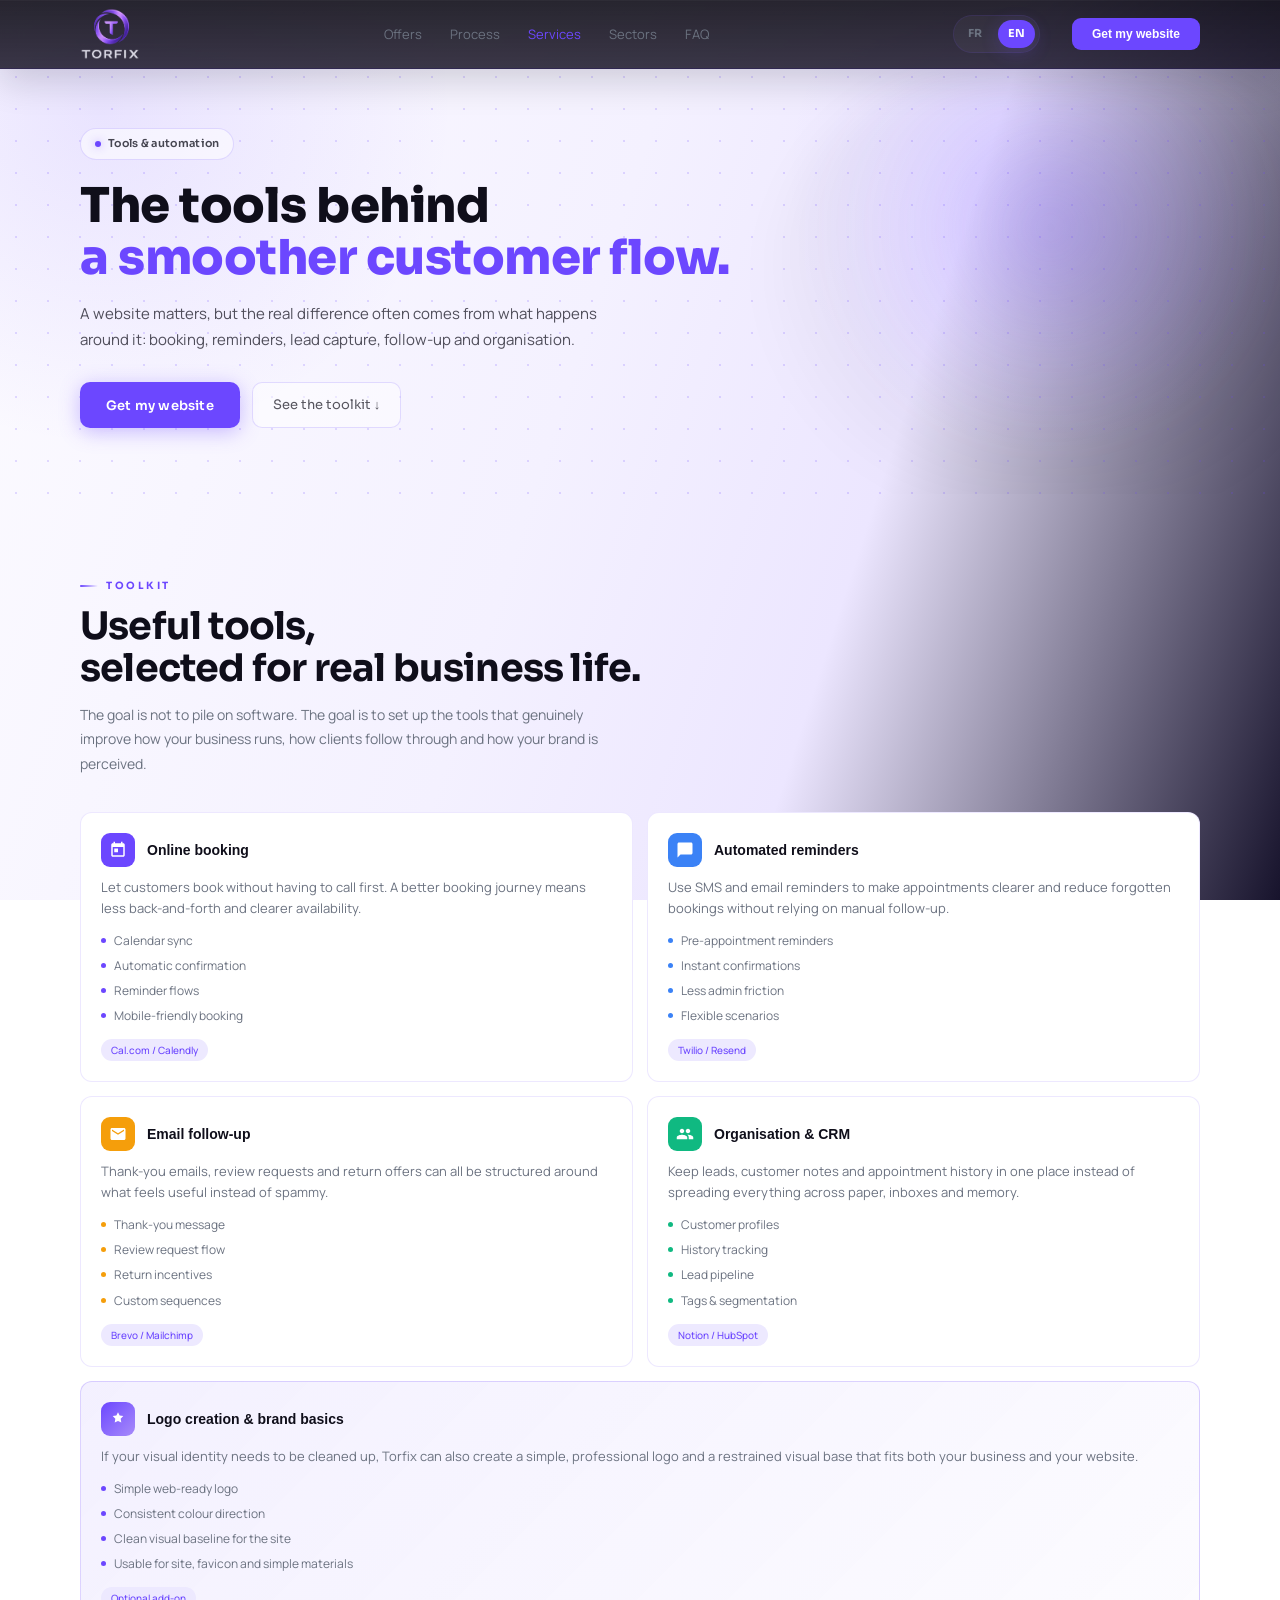
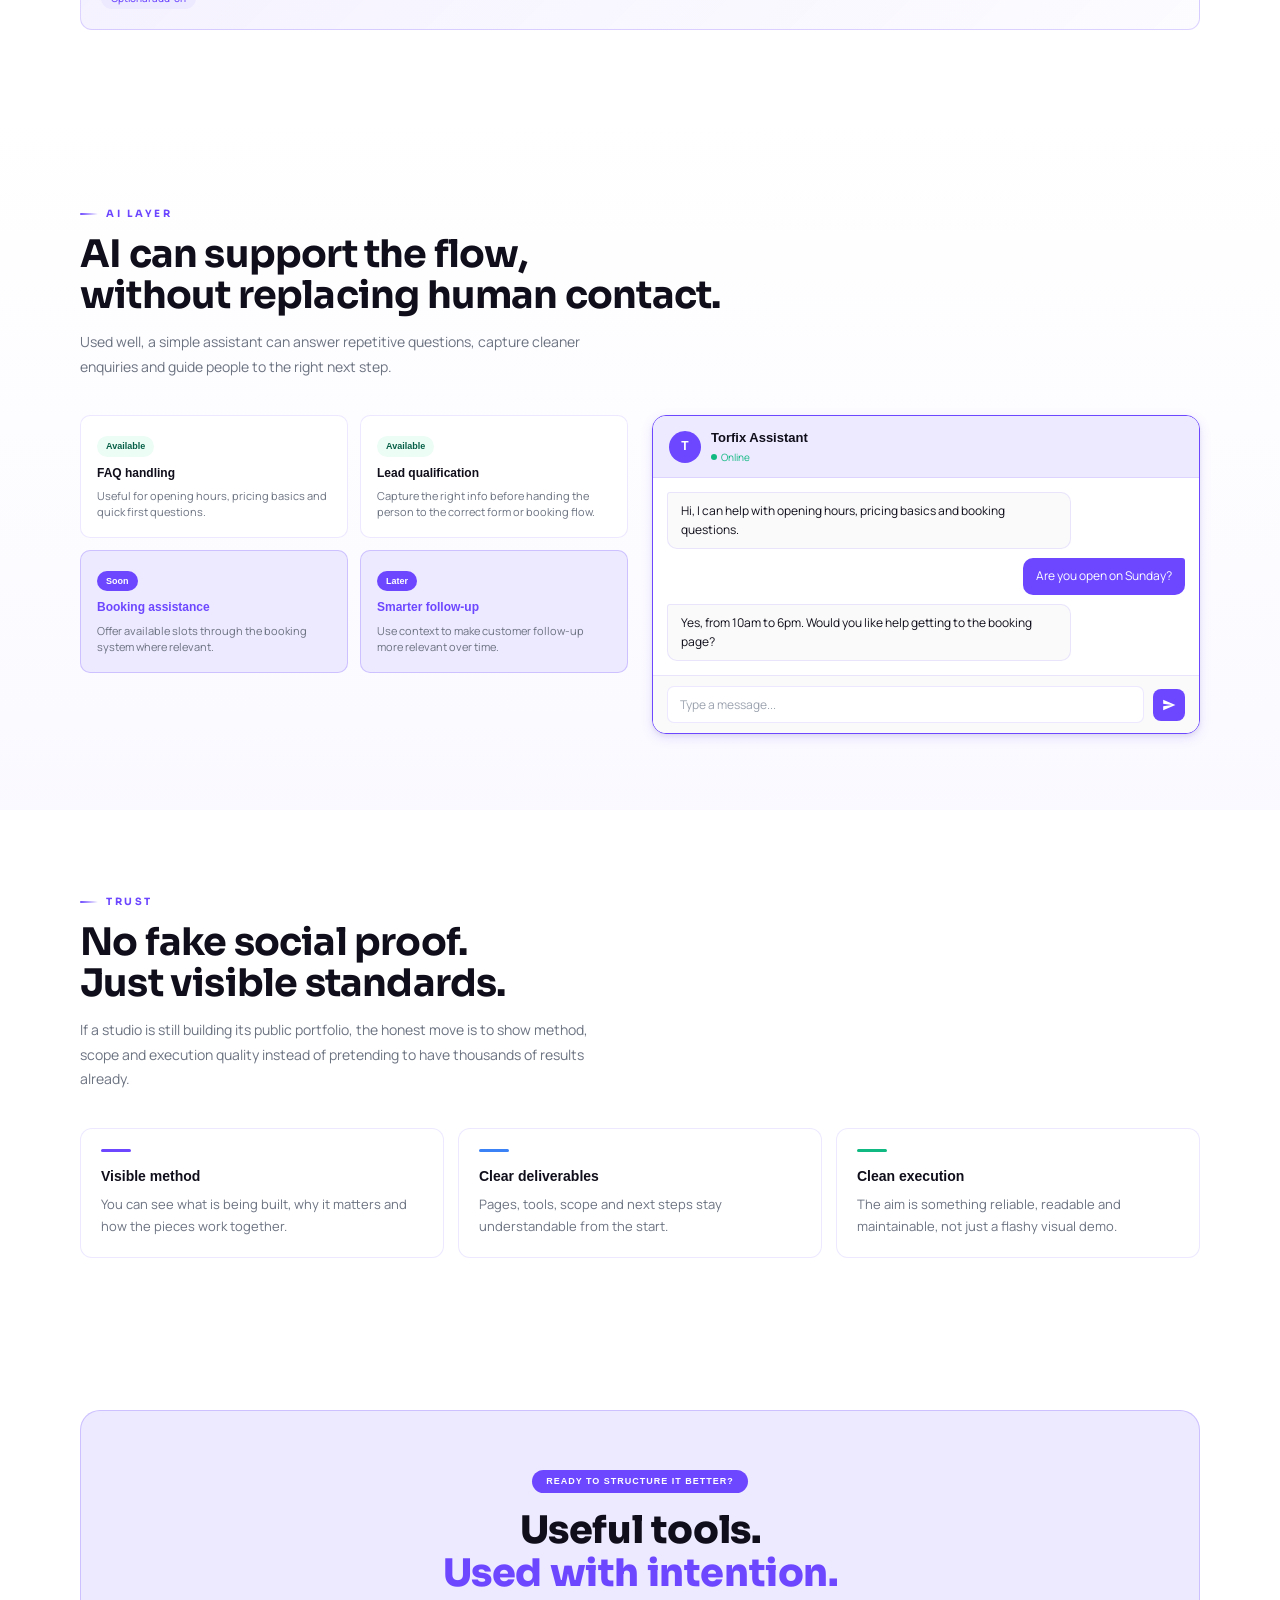
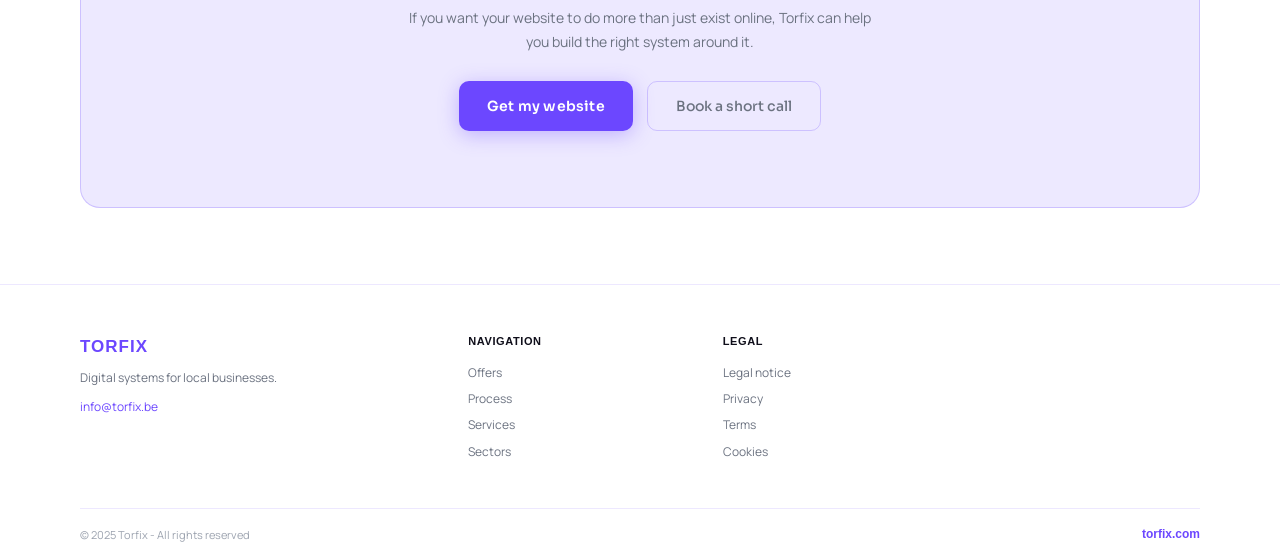
<file: services-en.html>
﻿<!DOCTYPE html><html lang="en"><head>  <meta charset="UTF-8">  <meta name="viewport" content="width=device-width, initial-scale=1.0">  <title>TORFIX - Booking, automation & client management</title>  <meta name="description" content="Online booking, automated reminders, client management and practical tools for local businesses.">  <meta name="robots" content="index,follow">  <meta name="theme-color" content="#09080F">  <link rel="canonical" href="https://www.torfix.be/services-en.html">  <meta property="og:locale" content="en_GB">  <meta property="og:site_name" content="TORFIX">  <meta property="og:type" content="website">  <meta property="og:title" content="TORFIX - Booking, automation & client management">  <meta property="og:description" content="Online booking, automated reminders, client management and practical tools for local businesses.">  <meta property="og:image" content="https://www.torfix.be/social-preview.png">  <meta property="og:image:alt" content="TORFIX logo">  <meta name="twitter:card" content="summary_large_image">  <meta name="twitter:title" content="TORFIX - Booking, automation & client management">  <meta name="twitter:description" content="Online booking, automated reminders, client management and practical tools for local businesses.">  <meta name="twitter:image" content="https://www.torfix.be/social-preview.png">  <meta name="twitter:image:alt" content="TORFIX logo">  <link rel="preconnect" href="https://fonts.googleapis.com">  <link rel="preconnect" href="https://fonts.gstatic.com" crossorigin>  <link rel="icon" href="favicon-square.svg" type="image/svg+xml">  <link rel="icon" href="logo-torfix-cropped.png" sizes="32x32" type="image/png">  <link rel="icon" href="logo-torfix-cropped.png" sizes="192x192" type="image/png">  <link rel="shortcut icon" href="favicon.ico">  <link rel="apple-touch-icon" href="favicon.ico">  <link rel="manifest" href="site.webmanifest">  <link href="https://fonts.googleapis.com/css2?family=Manrope:wght@400;500;600;700;800&family=Sora:wght@400;500;600;700;800&display=swap" rel="stylesheet">  <link rel="stylesheet" href="css/style.css"></head><body><div class="scroll-progress" id="scroll-progress"></div><div class="page-overlay" id="page-overlay"></div><nav class="navbar" id="navbar"><div class="nav-inner"><a href="index-en.html" class="nav-logo" aria-label="Torfix home"><img class="nav-logo-image" src="logo-torfix-cropped.png" alt="Torfix"><span class="nav-logo-text" aria-hidden="true">TORFIX</span></a><div class="nav-links"><a href="index-en.html#offers">Offers</a><a href="index-en.html#process">Process</a><a href="services-en.html" class="nav-active">Services</a><a href="sectors-en.html">Sectors</a><a href="index-en.html#faq">FAQ</a></div><div class="nav-meta"><div class="lang-switch" aria-label="Language switcher"><a class="lang-pill" href="services.html" lang="fr">FR</a><a class="lang-pill active" href="services-en.html" lang="en">EN</a></div></div><button class="nav-cta" onclick="openModal()">Get my website</button><button class="nav-burger" id="burger" aria-label="Open menu" aria-expanded="false" aria-controls="nav-mobile"><span></span><span></span><span></span></button></div><div class="nav-mobile" id="nav-mobile"><a href="index-en.html#offers" onclick="closeMobile()">Offers</a><a href="index-en.html#process" onclick="closeMobile()">Process</a><a href="services-en.html" onclick="closeMobile()">Services</a><a href="sectors-en.html" onclick="closeMobile()">Sectors</a><a href="index-en.html#faq" onclick="closeMobile()">FAQ</a><div class="lang-switch lang-switch-mobile" aria-label="Language switcher"><a class="lang-pill" href="services.html" lang="fr">FR</a><a class="lang-pill active" href="services-en.html" lang="en">EN</a></div><button class="nav-cta" onclick="closeMobile(); openModal()">Get my website</button></div></nav><section class="page-hero page-hero-soft" id="hero"><div class="hero-parallax" id="hero-parallax"></div><div class="container"><div class="page-hero-inner fade-up"><div class="page-hero-badge"><span class="badge-dot"></span>Tools & automation</div><h1 class="page-hero-h1">The tools behind<br><span>a smoother customer flow.</span></h1><p class="page-hero-sub">A website matters, but the real difference often comes from what happens around it: booking, reminders, lead capture, follow-up and organisation.</p><div class="page-hero-ctas"><button class="btn-primary" onclick="openModal()">Get my website</button><a href="#tools" class="btn-ghost-dark">See the toolkit &darr;</a></div></div></div></section><section class="section" id="tools"><div class="container"><div class="section-header fade-up"><div class="section-tag">Toolkit</div><h2 class="section-h2">Useful tools,<br>selected for real business life.</h2><p class="section-sub">The goal is not to pile on software. The goal is to set up the tools that genuinely improve how your business runs, how clients follow through and how your brand is perceived.</p></div><div class="outils-grid fade-up"><div class="outil-card"><div class="outil-header"><div class="outil-ico" style="background:var(--accent)"><svg width="18" height="18" fill="none" viewBox="0 0 24 24"><path d="M19 3h-1V1h-2v2H8V1H6v2H5c-1.11 0-2 .9-2 2v14c0 1.1.89 2 2 2h14c1.1 0 2-.9 2-2V5c0-1.1-.9-2-2-2zm0 16H5V8h14v11zM7 10h5v5H7z" fill="#fff"/></svg></div><div class="outil-title">Online booking</div></div><p class="outil-desc">Let customers book without having to call first. A better booking journey means less back-and-forth and clearer availability.</p><div class="outil-details"><div class="outil-detail-item"><span class="odd-dot" style="background:var(--accent)"></span>Calendar sync</div><div class="outil-detail-item"><span class="odd-dot" style="background:var(--accent)"></span>Automatic confirmation</div><div class="outil-detail-item"><span class="odd-dot" style="background:var(--accent)"></span>Reminder flows</div><div class="outil-detail-item"><span class="odd-dot" style="background:var(--accent)"></span>Mobile-friendly booking</div></div><span class="outil-tag">Cal.com / Calendly</span></div><div class="outil-card"><div class="outil-header"><div class="outil-ico" style="background:var(--blue)"><svg width="18" height="18" fill="none" viewBox="0 0 24 24"><path d="M20 2H4c-1.1 0-2 .9-2 2v18l4-4h14c1.1 0 2-.9 2-2V4c0-1.1-.9-2-2-2z" fill="#fff"/></svg></div><div class="outil-title">Automated reminders</div></div><p class="outil-desc">Use SMS and email reminders to make appointments clearer and reduce forgotten bookings without relying on manual follow-up.</p><div class="outil-details"><div class="outil-detail-item"><span class="odd-dot" style="background:var(--blue)"></span>Pre-appointment reminders</div><div class="outil-detail-item"><span class="odd-dot" style="background:var(--blue)"></span>Instant confirmations</div><div class="outil-detail-item"><span class="odd-dot" style="background:var(--blue)"></span>Less admin friction</div><div class="outil-detail-item"><span class="odd-dot" style="background:var(--blue)"></span>Flexible scenarios</div></div><span class="outil-tag">Twilio / Resend</span></div><div class="outil-card"><div class="outil-header"><div class="outil-ico" style="background:var(--orange)"><svg width="18" height="18" fill="none" viewBox="0 0 24 24"><path d="M20 4H4c-1.1 0-2 .9-2 2v12c0 1.1.9 2 2 2h16c1.1 0 2-.9 2-2V6c0-1.1-.9-2-2-2zm0 4l-8 5-8-5V6l8 5 8-5v2z" fill="#fff"/></svg></div><div class="outil-title">Email follow-up</div></div><p class="outil-desc">Thank-you emails, review requests and return offers can all be structured around what feels useful instead of spammy.</p><div class="outil-details"><div class="outil-detail-item"><span class="odd-dot" style="background:var(--orange)"></span>Thank-you message</div><div class="outil-detail-item"><span class="odd-dot" style="background:var(--orange)"></span>Review request flow</div><div class="outil-detail-item"><span class="odd-dot" style="background:var(--orange)"></span>Return incentives</div><div class="outil-detail-item"><span class="odd-dot" style="background:var(--orange)"></span>Custom sequences</div></div><span class="outil-tag">Brevo / Mailchimp</span></div><div class="outil-card"><div class="outil-header"><div class="outil-ico" style="background:var(--green)"><svg width="18" height="18" fill="none" viewBox="0 0 24 24"><path d="M16 11c1.66 0 2.99-1.34 2.99-3S17.66 5 16 5c-1.66 0-3 1.34-3 3s1.34 3 3 3zm-8 0c1.66 0 2.99-1.34 2.99-3S9.66 5 8 5C6.34 5 5 6.34 5 8s1.34 3 3 3zm0 2c-2.33 0-7 1.17-7 3.5V19h14v-2.5c0-2.33-4.67-3.5-7-3.5zm8 0c-.29 0-.62.02-.97.05 1.16.84 1.97 1.97 1.97 3.45V19h6v-2.5c0-2.33-4.67-3.5-7-3.5z" fill="#fff"/></svg></div><div class="outil-title">Organisation & CRM</div></div><p class="outil-desc">Keep leads, customer notes and appointment history in one place instead of spreading everything across paper, inboxes and memory.</p><div class="outil-details"><div class="outil-detail-item"><span class="odd-dot" style="background:var(--green)"></span>Customer profiles</div><div class="outil-detail-item"><span class="odd-dot" style="background:var(--green)"></span>History tracking</div><div class="outil-detail-item"><span class="odd-dot" style="background:var(--green)"></span>Lead pipeline</div><div class="outil-detail-item"><span class="odd-dot" style="background:var(--green)"></span>Tags & segmentation</div></div><span class="outil-tag">Notion / HubSpot</span></div><div class="outil-card outil-card-wide"><div class="outil-header"><div class="outil-ico" style="background:linear-gradient(135deg, #6C47FF, #A78BFA)"><svg width="18" height="18" fill="none" viewBox="0 0 24 24"><path d="M12 3l2.2 4.45 4.9.71-3.55 3.46.84 4.88L12 14.77 7.61 16.5l.84-4.88L4.9 8.16l4.9-.71L12 3z" fill="#fff"/></svg></div><div class="outil-title">Logo creation & brand basics</div></div><p class="outil-desc">If your visual identity needs to be cleaned up, Torfix can also create a simple, professional logo and a restrained visual base that fits both your business and your website.</p><div class="outil-details"><div class="outil-detail-item"><span class="odd-dot" style="background:var(--accent)"></span>Simple web-ready logo</div><div class="outil-detail-item"><span class="odd-dot" style="background:var(--accent)"></span>Consistent colour direction</div><div class="outil-detail-item"><span class="odd-dot" style="background:var(--accent)"></span>Clean visual baseline for the site</div><div class="outil-detail-item"><span class="odd-dot" style="background:var(--accent)"></span>Usable for site, favicon and simple materials</div></div><span class="outil-tag">Optional add-on</span></div></div></div></section><section class="section section-alt" id="chatbot"><div class="container"><div class="section-header fade-up"><div class="section-tag">AI layer</div><h2 class="section-h2">AI can support the flow,<br>without replacing human contact.</h2><p class="section-sub">Used well, a simple assistant can answer repetitive questions, capture cleaner enquiries and guide people to the right next step.</p></div><div class="chatbot-grid fade-up"><div class="chatbot-features"><div class="cb-feat available"><div class="cb-feat-tag available">Available</div><div class="cb-feat-title">FAQ handling</div><p class="cb-feat-desc">Useful for opening hours, pricing basics and quick first questions.</p></div><div class="cb-feat available"><div class="cb-feat-tag available">Available</div><div class="cb-feat-title">Lead qualification</div><p class="cb-feat-desc">Capture the right info before handing the person to the correct form or booking flow.</p></div><div class="cb-feat soon"><div class="cb-feat-tag soon">Soon</div><div class="cb-feat-title">Booking assistance</div><p class="cb-feat-desc">Offer available slots through the booking system where relevant.</p></div><div class="cb-feat soon"><div class="cb-feat-tag soon">Later</div><div class="cb-feat-title">Smarter follow-up</div><p class="cb-feat-desc">Use context to make customer follow-up more relevant over time.</p></div></div><div class="chat-preview"><div class="chat-top"><div class="chat-ava">T</div><div class="chat-top-info"><div class="chat-top-name">Torfix Assistant</div><div class="chat-online"><span class="online-dot"></span>Online</div></div></div><div class="chat-messages"><div class="msg-bot">Hi, I can help with opening hours, pricing basics and booking questions.</div><div class="msg-user">Are you open on Sunday?</div><div class="msg-bot">Yes, from 10am to 6pm. Would you like help getting to the booking page?</div></div><div class="chat-input"><div class="chat-inp-fake">Type a message...</div><div class="chat-send"><svg width="14" height="14" fill="none" viewBox="0 0 24 24"><path d="M2 21l21-9L2 3v7l15 2-15 2v7z" fill="#fff"/></svg></div></div></div></div></div></section><section class="section"><div class="container"><div class="section-header fade-up"><div class="section-tag">Trust</div><h2 class="section-h2">No fake social proof.<br>Just visible standards.</h2><p class="section-sub">If a studio is still building its public portfolio, the honest move is to show method, scope and execution quality instead of pretending to have thousands of results already.</p></div><div class="proof-grid fade-up"><div class="proof-card"><div class="proof-line" style="background:var(--accent)"></div><div class="proof-title">Visible method</div><p class="proof-desc">You can see what is being built, why it matters and how the pieces work together.</p></div><div class="proof-card"><div class="proof-line" style="background:var(--blue)"></div><div class="proof-title">Clear deliverables</div><p class="proof-desc">Pages, tools, scope and next steps stay understandable from the start.</p></div><div class="proof-card"><div class="proof-line" style="background:var(--green)"></div><div class="proof-title">Clean execution</div><p class="proof-desc">The aim is something reliable, readable and maintainable, not just a flashy visual demo.</p></div></div></div></section><section class="section cta-final-section"><div class="container"><div class="cta-final fade-up"><div class="cf-tag">Ready to structure it better?</div><h2 class="cf-title">Useful tools.<br><span>Used with intention.</span></h2><p class="cf-sub">If you want your website to do more than just exist online, Torfix can help you build the right system around it.</p><div class="cf-btns"><button class="btn-primary btn-lg" onclick="openModal()">Get my website</button><button class="btn-secondary btn-lg" onclick="openModal()">Book a short call</button></div></div></div></section><footer class="footer"><div class="container"><div class="footer-grid"><div class="footer-brand"><div class="ft-logo">TORFIX</div><p class="ft-tag">Digital systems for local businesses.</p><a href="mailto:info@torfix.be" class="ft-email">info@torfix.be</a></div><div><div class="ft-col-title">Navigation</div><a class="ft-link" href="index-en.html#offers">Offers</a><a class="ft-link" href="index-en.html#process">Process</a><a class="ft-link" href="services-en.html">Services</a><a class="ft-link" href="sectors-en.html">Sectors</a></div><div><div class="ft-col-title">Legal</div><a class="ft-link" href="legal-notice-en.html">Legal notice</a><a class="ft-link" href="privacy-en.html">Privacy</a><a class="ft-link" href="terms-en.html">Terms</a><a class="ft-link" href="cookies-en.html">Cookies</a></div></div><div class="footer-bottom"><span>&copy; 2025 Torfix - All rights reserved</span><span class="fb-right">torfix.com</span></div></div></footer><div class="modal-overlay" id="modal" onclick="handleOverlayClick(event)" role="dialog" aria-modal="true" aria-label="Torfix request form" aria-hidden="true">  <div class="modal-box">    <button class="modal-close" onclick="closeModal()" aria-label="Close">&times;</button>    <div class="modal-progress"><div class="progress-step active" id="prog-1"><span class="prog-num">1</span><span class="prog-label">Your details</span></div><div class="progress-line"></div><div class="progress-step" id="prog-2"><span class="prog-num">2</span><span class="prog-label">Your project</span></div></div>    <div class="modal-step" id="step-1"><div class="modal-header"><h3 class="modal-title">Tell us about your business</h3><p class="modal-sub">We will reply within 24 hours with a tailored proposal.</p></div><form id="form-step1" onsubmit="goStep2(event)" novalidate><div class="form-row"><div class="form-group"><label class="form-label" for="prenom">First name *</label><input class="form-input" type="text" id="prenom" name="prenom" placeholder="Your first name" autocomplete="given-name" required></div><div class="form-group"><label class="form-label" for="entreprise">Business name *</label><input class="form-input" type="text" id="entreprise" name="entreprise" placeholder="Ex: Maya Studio" autocomplete="organization" required></div></div><div class="form-group"><label class="form-label" for="secteur">Sector *</label><select class="form-input form-select" id="secteur" name="secteur" required><option value="">Choose your sector</option><optgroup label="Beauty & wellness"><option>Hair salon</option><option>Beauty studio</option><option>Barbershop</option><option>Nail artist</option><option>Spa & massage</option><option>Tattoo studio</option><option>Mobile esthetician</option></optgroup><optgroup label="Food & hospitality"><option>Restaurant</option><option>Catering</option><option>Food truck</option><option>Bakery</option><option>Cafe & brunch</option><option>Private chef</option></optgroup><optgroup label="Coaching & education"><option>Fitness coach</option><option>Life coach</option><option>Online educator</option><option>Private tutor</option><option>Therapist</option><option>Nutrition coach</option></optgroup><optgroup label="Trades & services"><option>Plumber</option><option>Electrician</option><option>Carpenter</option><option>Photographer</option><option>Cleaning service</option><option>Gardener & landscaping</option></optgroup><option value="other">Other</option></select></div><div class="form-row"><div class="form-group"><label class="form-label" for="email">Email *</label><input class="form-input" type="email" id="email" name="email" placeholder="you@example.com" autocomplete="email" required></div><div class="form-group"><label class="form-label" for="tel">Phone</label><input class="form-input" type="tel" id="tel" name="tel" placeholder="+32..." autocomplete="tel"></div></div><button type="submit" class="btn-primary btn-full">Continue &rarr;</button></form></div>    <div class="modal-step" id="step-2" style="display:none"><div class="modal-header"><h3 class="modal-title">Project details</h3><p class="modal-sub">Pick the direction that fits your needs best.</p></div><form id="form-step2" action="https://formspree.io/f/xzdybbev" method="POST" onsubmit="handleSubmit(event)" novalidate><input type="hidden" id="h-prenom" name="prenom"><input type="hidden" id="h-entreprise" name="entreprise"><input type="hidden" id="h-secteur" name="secteur"><input type="hidden" id="h-email" name="email"><input type="hidden" id="h-tel" name="tel"><div class="form-group"><label class="form-label">Preferred plan *</label><div class="radio-group"><label class="radio-option"><input type="radio" name="formule" value="Showcase - 49€/month" required><span class="radio-box"><span class="radio-name">Showcase</span><span class="radio-price">49€/month</span></span></label><label class="radio-option"><input type="radio" name="formule" value="System - 89€/month"><span class="radio-box radio-popular"><span class="radio-pop-badge">Recommended</span><span class="radio-name">System</span><span class="radio-price">89€/month</span></span></label><label class="radio-option"><input type="radio" name="formule" value="Premium - 119€/month"><span class="radio-box"><span class="radio-name">Premium</span><span class="radio-price">119€/month</span></span></label></div></div><div class="form-group"><label class="form-label">Tools you may want (optional)</label><div class="check-group"><label class="check-option"><input type="checkbox" name="outils" value="Online booking"><span>Online booking</span></label><label class="check-option"><input type="checkbox" name="outils" value="Automated reminders"><span>Automated reminders</span></label><label class="check-option"><input type="checkbox" name="outils" value="Customer CRM"><span>Customer CRM</span></label><label class="check-option"><input type="checkbox" name="outils" value="AI chat"><span>AI chat</span></label></div></div><div class="form-group"><label class="form-label" for="message">Tell us more</label><textarea class="form-input form-textarea" id="message" name="message" placeholder="What would you like your site and system to improve?"></textarea></div><div class="form-actions"><button type="button" class="btn-ghost" onclick="goStep1()">&larr; Back</button><button type="submit" class="btn-primary btn-grow">Send my request</button></div></form></div>    <div class="modal-step" id="step-success" style="display:none"><div class="success-screen"><div class="success-icon">&#10003;</div><h3 class="success-title">Request sent</h3><p class="success-sub">We will get back to you within 24 hours with a tailored proposal.</p><div class="success-checks"><span class="success-chk">Clear next step</span><span class="success-chk">No pressure</span></div><button class="btn-primary" onclick="closeModal()">Close</button></div></div>  </div></div><script src="js/main.js"></script></body></html>
</file>
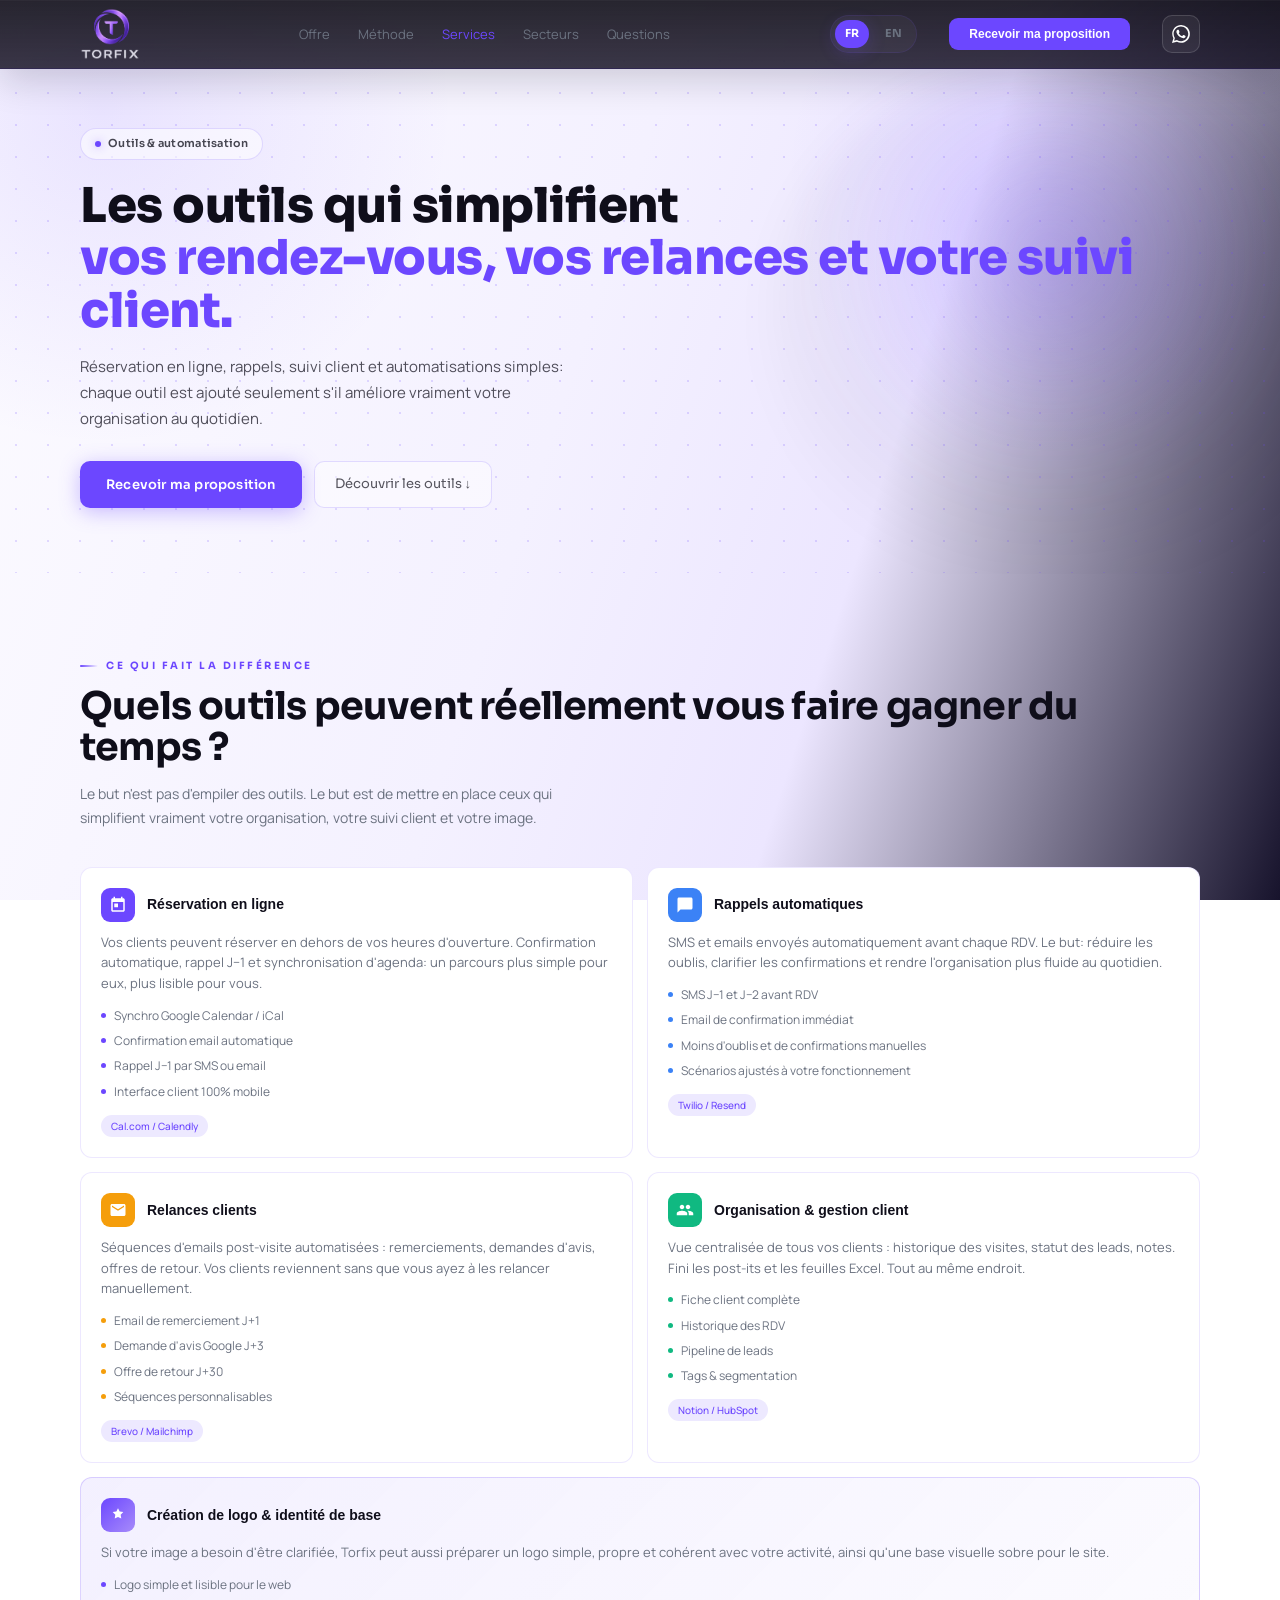
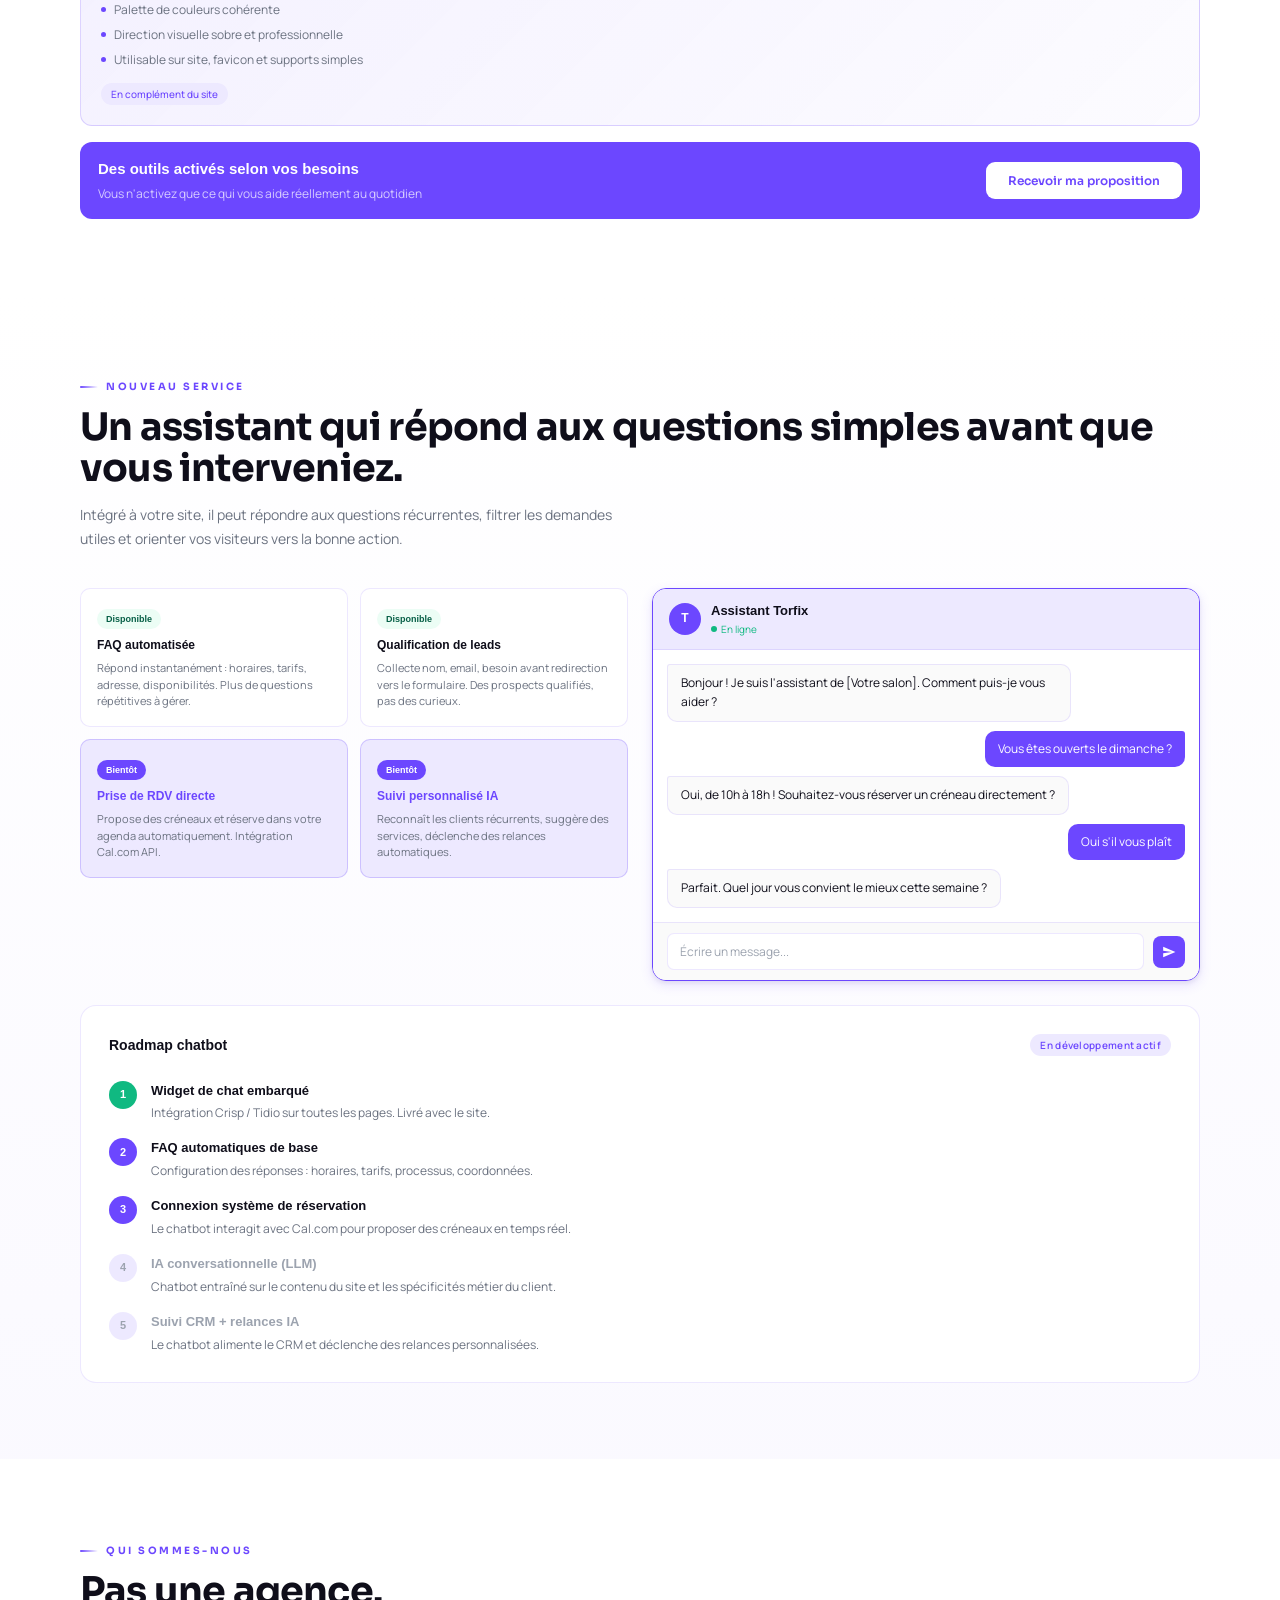
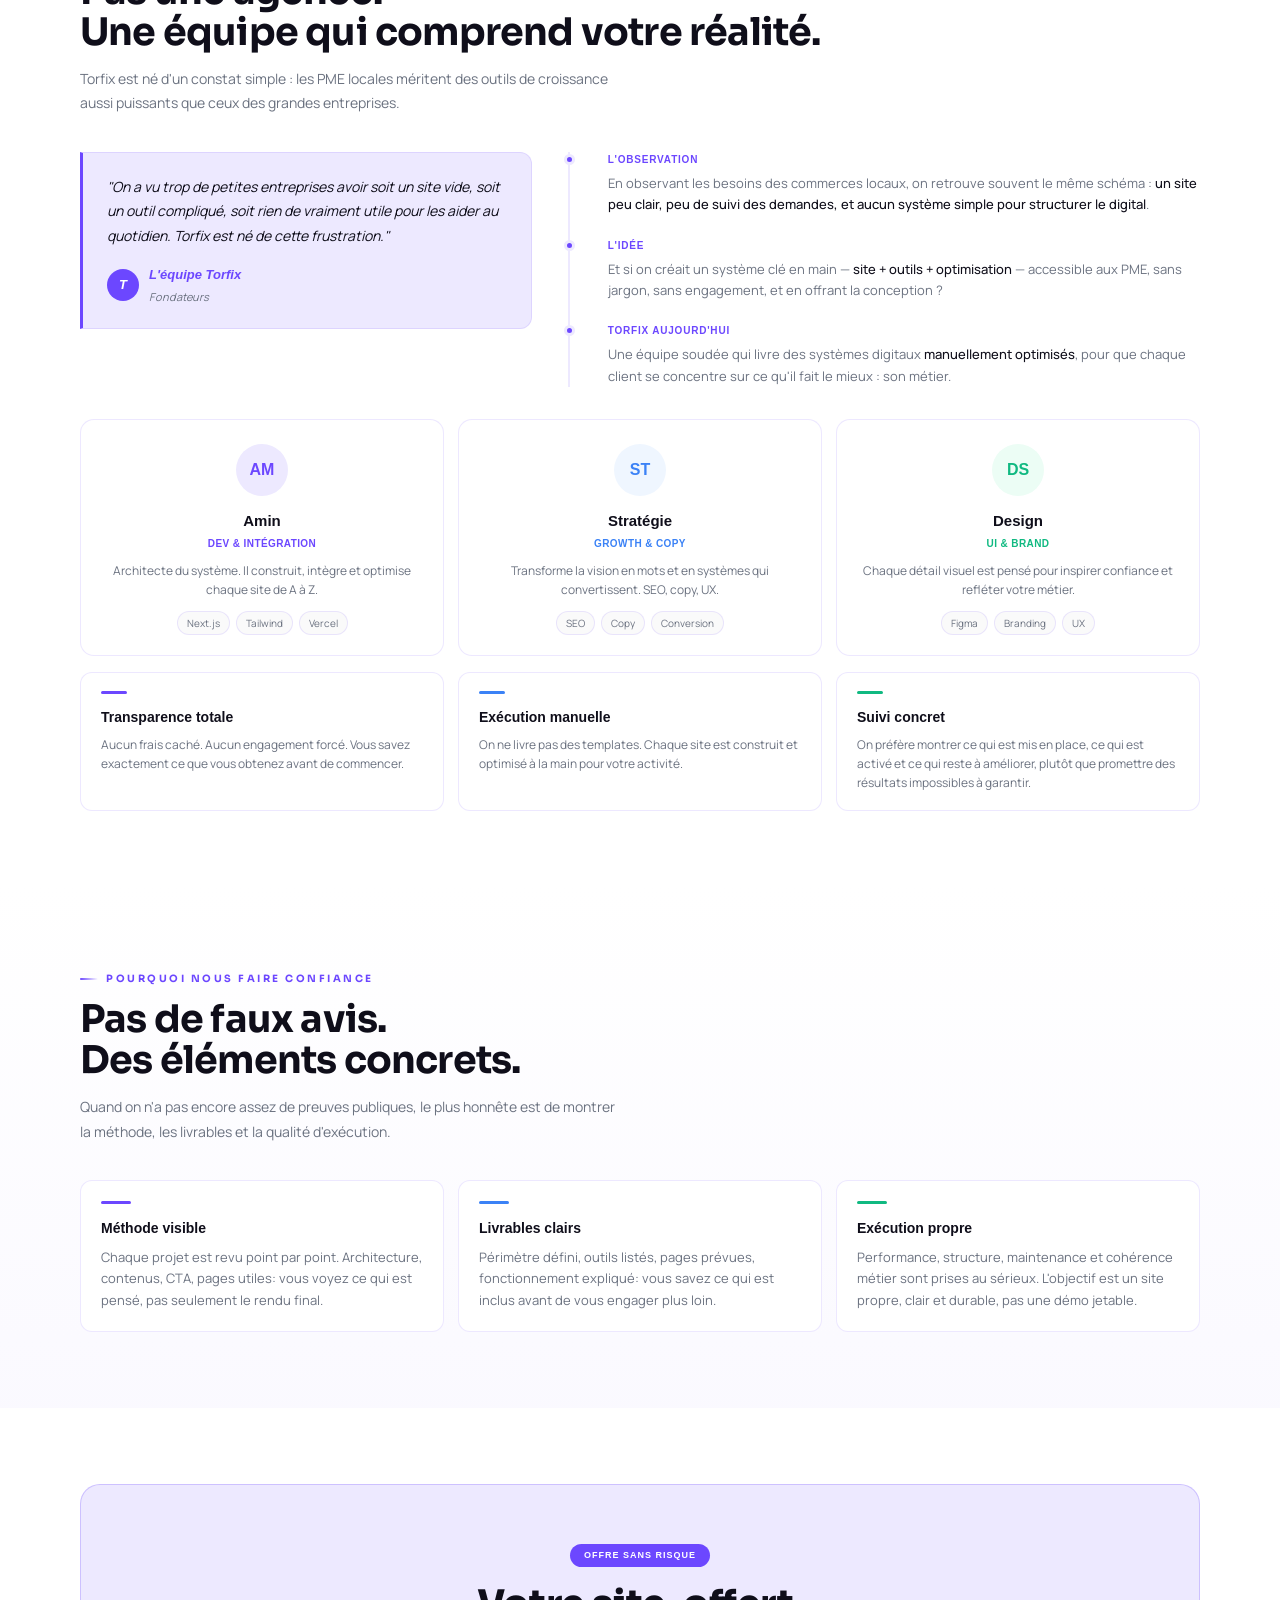
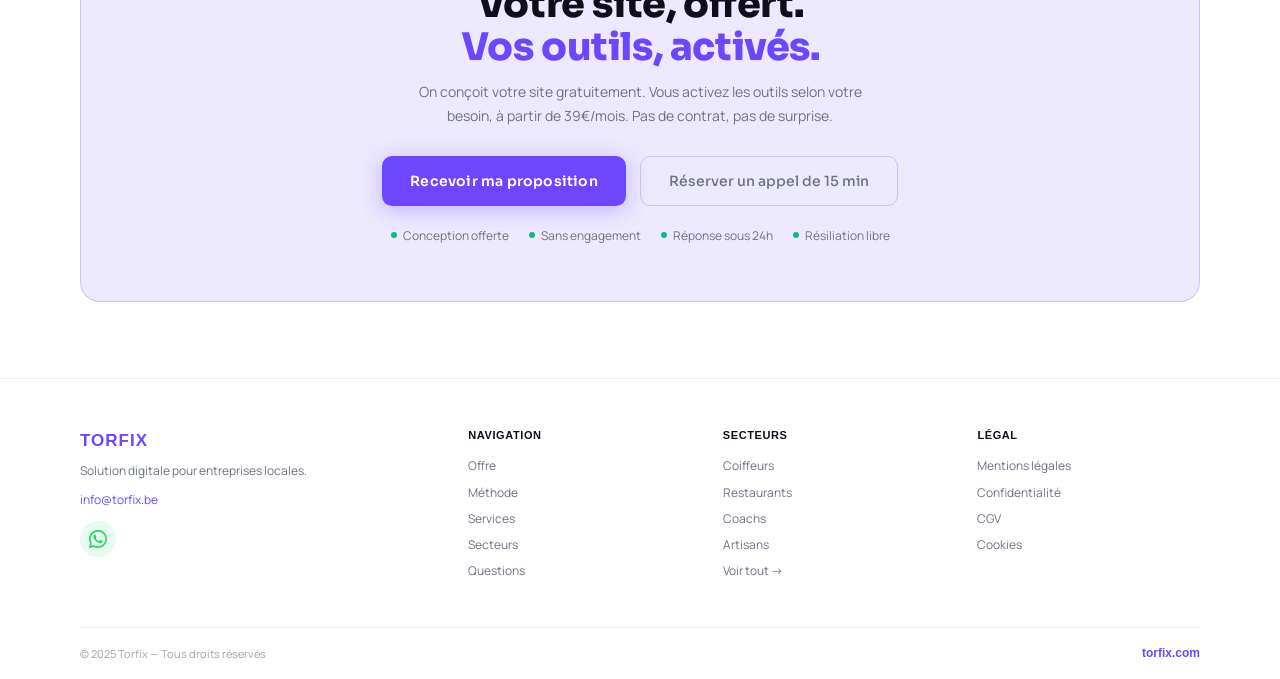
<file: services.html>
﻿<!DOCTYPE html><html lang="fr"><head>  <meta charset="UTF-8">  <meta name="viewport" content="width=device-width, initial-scale=1.0">  <title>TORFIX — Réservation, automatisation & gestion client</title>  <meta name="description" content="Réservation en ligne, rappels automatiques, gestion client et outils utiles pour structurer une activité locale.">  <meta name="robots" content="index,follow">  <meta name="theme-color" content="#09080F">  <link rel="canonical" href="https://www.torfix.be/services.html">  <meta property="og:locale" content="fr_BE">  <meta property="og:site_name" content="TORFIX">  <meta property="og:type" content="website">  <meta property="og:title" content="TORFIX — Réservation, automatisation & gestion client">  <meta property="og:description" content="Réservation en ligne, rappels automatiques, gestion client et outils utiles pour structurer une activité locale.">  <meta property="og:image" content="https://www.torfix.be/social-preview.png">  <meta property="og:image:alt" content="Logo TORFIX">  <meta name="twitter:card" content="summary_large_image">  <meta name="twitter:title" content="TORFIX — Réservation, automatisation & gestion client">  <meta name="twitter:description" content="Réservation en ligne, rappels automatiques, gestion client et outils utiles pour structurer une activité locale.">  <meta name="twitter:image" content="https://www.torfix.be/social-preview.png">  <meta name="twitter:image:alt" content="Logo TORFIX">  <link rel="preconnect" href="https://fonts.googleapis.com">  <link rel="preconnect" href="https://fonts.gstatic.com" crossorigin>  <link rel="icon" href="favicon-square.svg" type="image/svg+xml">  <link rel="icon" href="logo-torfix-cropped.png" sizes="32x32" type="image/png">  <link rel="icon" href="logo-torfix-cropped.png" sizes="192x192" type="image/png">  <link rel="shortcut icon" href="favicon.ico">  <link rel="apple-touch-icon" href="favicon.ico">  <link rel="manifest" href="site.webmanifest">  <link href="https://fonts.googleapis.com/css2?family=Manrope:wght@400;500;600;700;800&family=Sora:wght@400;500;600;700;800&display=swap" rel="stylesheet">  <link rel="stylesheet" href="css/style.css"></head><body><div class="scroll-progress" id="scroll-progress"></div><div class="page-overlay" id="page-overlay"></div><!-- ══ NAVBAR ══ --><nav class="navbar" id="navbar">  <div class="nav-inner">    <a href="index.html" class="nav-logo" aria-label="Torfix accueil"><img class="nav-logo-image" src="logo-torfix-cropped.png" alt="Torfix"><span class="nav-logo-text" aria-hidden="true">TORFIX</span></a>    <div class="nav-links">      <a href="index.html#offre">Offre</a>      <a href="index.html#process">Méthode</a>      <a href="services.html" class="nav-active">Services</a>                    <a href="secteurs.html">Secteurs</a>      <a href="index.html#faq">Questions</a>    </div>    <div class="nav-meta">      <div class="lang-switch" aria-label="Sélecteur de langue">        <a class="lang-pill active" href="services.html" lang="fr">FR</a>        <a class="lang-pill" href="services-en.html" lang="en">EN</a>      </div>    </div>    <button class="nav-cta" onclick="openModal()">Recevoir ma proposition</button><a class="nav-whatsapp" href="https://wa.me/32466386565" target="_blank" rel="noopener noreferrer" aria-label="Contacter Torfix sur WhatsApp"><svg viewBox="0 0 24 24" aria-hidden="true"><path d="M20.52 3.48A11.8 11.8 0 0 0 12.07 0C5.57 0 .3 5.27.3 11.77c0 2.07.54 4.09 1.56 5.87L0 24l6.55-1.71a11.72 11.72 0 0 0 5.52 1.41h.01c6.49 0 11.77-5.28 11.77-11.78 0-3.14-1.22-6.09-3.33-8.44zM12.08 21.7h-.01a9.83 9.83 0 0 1-5-1.37l-.36-.21-3.89 1.01 1.04-3.8-.23-.39a9.8 9.8 0 0 1-1.5-5.18C2.13 6.38 6.51 2 11.9 2c2.61 0 5.07 1.02 6.92 2.87a9.7 9.7 0 0 1 2.86 6.91c0 5.39-4.39 9.92-9.6 9.92zm5.43-7.39c-.3-.15-1.78-.88-2.05-.98-.28-.1-.48-.15-.68.15-.2.3-.78.98-.96 1.18-.18.2-.35.23-.65.08-.3-.15-1.28-.47-2.44-1.5-.9-.8-1.5-1.79-1.67-2.09-.18-.3-.02-.46.13-.61.13-.13.3-.35.45-.53.15-.18.2-.3.3-.5.1-.2.05-.38-.03-.53-.08-.15-.68-1.65-.93-2.26-.25-.6-.5-.52-.68-.53h-.58c-.2 0-.53.08-.8.38-.28.3-1.05 1.03-1.05 2.51s1.08 2.92 1.23 3.12c.15.2 2.12 3.24 5.13 4.54.72.31 1.28.5 1.72.64.72.23 1.38.2 1.9.12.58-.09 1.78-.73 2.03-1.44.25-.7.25-1.3.18-1.43-.08-.12-.28-.2-.58-.35z"/></svg></a>    <button class="nav-burger" id="burger" aria-label="Ouvrir le menu" aria-expanded="false" aria-controls="nav-mobile">      <span></span><span></span><span></span>    </button>  </div>  <div class="nav-mobile" id="nav-mobile">    <a href="index.html#offre" onclick="closeMobile()">Offre</a>    <a href="index.html#process" onclick="closeMobile()">Méthode</a>    <a href="services.html" onclick="closeMobile()">Services</a>                    <a href="secteurs.html" onclick="closeMobile()">Secteurs</a>    <a href="index.html#faq" onclick="closeMobile()">Questions</a>    <div class="lang-switch lang-switch-mobile" aria-label="Sélecteur de langue">      <a class="lang-pill active" href="services.html" lang="fr">FR</a>      <a class="lang-pill" href="services-en.html" lang="en">EN</a>    </div>    <button class="nav-cta" onclick="closeMobile(); openModal()">Recevoir ma proposition</button><a class="nav-whatsapp" href="https://wa.me/32466386565" target="_blank" rel="noopener noreferrer" aria-label="Contacter Torfix sur WhatsApp"><svg viewBox="0 0 24 24" aria-hidden="true"><path d="M20.52 3.48A11.8 11.8 0 0 0 12.07 0C5.57 0 .3 5.27.3 11.77c0 2.07.54 4.09 1.56 5.87L0 24l6.55-1.71a11.72 11.72 0 0 0 5.52 1.41h.01c6.49 0 11.77-5.28 11.77-11.78 0-3.14-1.22-6.09-3.33-8.44zM12.08 21.7h-.01a9.83 9.83 0 0 1-5-1.37l-.36-.21-3.89 1.01 1.04-3.8-.23-.39a9.8 9.8 0 0 1-1.5-5.18C2.13 6.38 6.51 2 11.9 2c2.61 0 5.07 1.02 6.92 2.87a9.7 9.7 0 0 1 2.86 6.91c0 5.39-4.39 9.92-9.6 9.92zm5.43-7.39c-.3-.15-1.78-.88-2.05-.98-.28-.1-.48-.15-.68.15-.2.3-.78.98-.96 1.18-.18.2-.35.23-.65.08-.3-.15-1.28-.47-2.44-1.5-.9-.8-1.5-1.79-1.67-2.09-.18-.3-.02-.46.13-.61.13-.13.3-.35.45-.53.15-.18.2-.3.3-.5.1-.2.05-.38-.03-.53-.08-.15-.68-1.65-.93-2.26-.25-.6-.5-.52-.68-.53h-.58c-.2 0-.53.08-.8.38-.28.3-1.05 1.03-1.05 2.51s1.08 2.92 1.23 3.12c.15.2 2.12 3.24 5.13 4.54.72.31 1.28.5 1.72.64.72.23 1.38.2 1.9.12.58-.09 1.78-.73 2.03-1.44.25-.7.25-1.3.18-1.43-.08-.12-.28-.2-.58-.35z"/></svg></a>  </div></nav><!-- ══ PAGE HERO ══ --><section class="page-hero page-hero-soft" id="hero">  <div class="hero-parallax" id="hero-parallax"></div>  <div class="container">    <div class="page-hero-inner fade-up">      <div class="page-hero-badge">        <span class="badge-dot"></span>        Outils & automatisation      </div>      <h1 class="page-hero-h1">Les outils qui simplifient<br><span>vos rendez-vous, vos relances et votre suivi client.</span></h1>      <p class="page-hero-sub">Réservation en ligne, rappels, suivi client et automatisations simples: chaque outil est ajouté seulement s'il améliore vraiment votre organisation au quotidien.</p>      <div class="page-hero-ctas">        <button class="btn-primary" onclick="openModal()">Recevoir ma proposition</button>        <a href="#outils" class="btn-ghost-dark">Découvrir les outils ↓</a>      </div>    </div>  </div></section><!-- ══ OUTILS ══ --><section class="section" id="outils">  <div class="container">    <div class="section-header fade-up">      <div class="section-tag">Ce qui fait la différence</div>      <h2 class="section-h2">Quels outils peuvent réellement vous faire gagner du temps ?</h2>      <p class="section-sub">Le but n'est pas d'empiler des outils. Le but est de mettre en place ceux qui simplifient vraiment votre organisation, votre suivi client et votre image.</p>    </div>    <div class="outils-grid fade-up">      <div class="outil-card">        <div class="outil-header">          <div class="outil-ico" style="background:var(--accent)">            <svg width="18" height="18" fill="none" viewBox="0 0 24 24"><path d="M19 3h-1V1h-2v2H8V1H6v2H5c-1.11 0-2 .9-2 2v14c0 1.1.89 2 2 2h14c1.1 0 2-.9 2-2V5c0-1.1-.9-2-2-2zm0 16H5V8h14v11zM7 10h5v5H7z" fill="#fff"/></svg>          </div>          <div class="outil-title">Réservation en ligne</div>        </div>        <p class="outil-desc">Vos clients peuvent réserver en dehors de vos heures d'ouverture. Confirmation automatique, rappel J−1 et synchronisation d'agenda: un parcours plus simple pour eux, plus lisible pour vous.</p>        <div class="outil-details">          <div class="outil-detail-item"><span class="odd-dot" style="background:var(--accent)"></span>Synchro Google Calendar / iCal</div>          <div class="outil-detail-item"><span class="odd-dot" style="background:var(--accent)"></span>Confirmation email automatique</div>          <div class="outil-detail-item"><span class="odd-dot" style="background:var(--accent)"></span>Rappel J−1 par SMS ou email</div>          <div class="outil-detail-item"><span class="odd-dot" style="background:var(--accent)"></span>Interface client 100% mobile</div>        </div>        <span class="outil-tag">Cal.com / Calendly</span>      </div>      <div class="outil-card">        <div class="outil-header">          <div class="outil-ico" style="background:var(--blue)">            <svg width="18" height="18" fill="none" viewBox="0 0 24 24"><path d="M20 2H4c-1.1 0-2 .9-2 2v18l4-4h14c1.1 0 2-.9 2-2V4c0-1.1-.9-2-2-2z" fill="#fff"/></svg>          </div>          <div class="outil-title">Rappels automatiques</div>        </div>        <p class="outil-desc">SMS et emails envoyés automatiquement avant chaque RDV. Le but: réduire les oublis, clarifier les confirmations et rendre l'organisation plus fluide au quotidien.</p>        <div class="outil-details">          <div class="outil-detail-item"><span class="odd-dot" style="background:var(--blue)"></span>SMS J−1 et J−2 avant RDV</div>          <div class="outil-detail-item"><span class="odd-dot" style="background:var(--blue)"></span>Email de confirmation immédiat</div>          <div class="outil-detail-item"><span class="odd-dot" style="background:var(--blue)"></span>Moins d'oublis et de confirmations manuelles</div>          <div class="outil-detail-item"><span class="odd-dot" style="background:var(--blue)"></span>Scénarios ajustés à votre fonctionnement</div>        </div>        <span class="outil-tag">Twilio / Resend</span>      </div>      <div class="outil-card">        <div class="outil-header">          <div class="outil-ico" style="background:var(--orange)">            <svg width="18" height="18" fill="none" viewBox="0 0 24 24"><path d="M20 4H4c-1.1 0-2 .9-2 2v12c0 1.1.9 2 2 2h16c1.1 0 2-.9 2-2V6c0-1.1-.9-2-2-2zm0 4l-8 5-8-5V6l8 5 8-5v2z" fill="#fff"/></svg>          </div>          <div class="outil-title">Relances clients</div>        </div>        <p class="outil-desc">Séquences d'emails post-visite automatisées : remerciements, demandes d'avis, offres de retour. Vos clients reviennent sans que vous ayez à les relancer manuellement.</p>        <div class="outil-details">          <div class="outil-detail-item"><span class="odd-dot" style="background:var(--orange)"></span>Email de remerciement J+1</div>          <div class="outil-detail-item"><span class="odd-dot" style="background:var(--orange)"></span>Demande d'avis Google J+3</div>          <div class="outil-detail-item"><span class="odd-dot" style="background:var(--orange)"></span>Offre de retour J+30</div>          <div class="outil-detail-item"><span class="odd-dot" style="background:var(--orange)"></span>Séquences personnalisables</div>        </div>        <span class="outil-tag">Brevo / Mailchimp</span>      </div>      <div class="outil-card">        <div class="outil-header">          <div class="outil-ico" style="background:var(--green)">            <svg width="18" height="18" fill="none" viewBox="0 0 24 24"><path d="M16 11c1.66 0 2.99-1.34 2.99-3S17.66 5 16 5c-1.66 0-3 1.34-3 3s1.34 3 3 3zm-8 0c1.66 0 2.99-1.34 2.99-3S9.66 5 8 5C6.34 5 5 6.34 5 8s1.34 3 3 3zm0 2c-2.33 0-7 1.17-7 3.5V19h14v-2.5c0-2.33-4.67-3.5-7-3.5zm8 0c-.29 0-.62.02-.97.05 1.16.84 1.97 1.97 1.97 3.45V19h6v-2.5c0-2.33-4.67-3.5-7-3.5z" fill="#fff"/></svg>          </div>        <div class="outil-title">Organisation & gestion client</div>        </div>        <p class="outil-desc">Vue centralisée de tous vos clients : historique des visites, statut des leads, notes. Fini les post-its et les feuilles Excel. Tout au même endroit.</p>        <div class="outil-details">          <div class="outil-detail-item"><span class="odd-dot" style="background:var(--green)"></span>Fiche client complète</div>          <div class="outil-detail-item"><span class="odd-dot" style="background:var(--green)"></span>Historique des RDV</div>          <div class="outil-detail-item"><span class="odd-dot" style="background:var(--green)"></span>Pipeline de leads</div>          <div class="outil-detail-item"><span class="odd-dot" style="background:var(--green)"></span>Tags & segmentation</div>        </div>        <span class="outil-tag">Notion / HubSpot</span>      </div>      <div class="outil-card outil-card-wide">        <div class="outil-header">          <div class="outil-ico" style="background:linear-gradient(135deg, #6C47FF, #A78BFA)">            <svg width="18" height="18" fill="none" viewBox="0 0 24 24"><path d="M12 3l2.2 4.45 4.9.71-3.55 3.46.84 4.88L12 14.77 7.61 16.5l.84-4.88L4.9 8.16l4.9-.71L12 3z" fill="#fff"/></svg>          </div>          <div class="outil-title">Création de logo & identité de base</div>        </div>        <p class="outil-desc">Si votre image a besoin d'être clarifiée, Torfix peut aussi préparer un logo simple, propre et cohérent avec votre activité, ainsi qu'une base visuelle sobre pour le site.</p>        <div class="outil-details">          <div class="outil-detail-item"><span class="odd-dot" style="background:var(--accent)"></span>Logo simple et lisible pour le web</div>          <div class="outil-detail-item"><span class="odd-dot" style="background:var(--accent)"></span>Palette de couleurs cohérente</div>          <div class="outil-detail-item"><span class="odd-dot" style="background:var(--accent)"></span>Direction visuelle sobre et professionnelle</div>          <div class="outil-detail-item"><span class="odd-dot" style="background:var(--accent)"></span>Utilisable sur site, favicon et supports simples</div>        </div>        <span class="outil-tag">En complément du site</span>      </div>    </div>    <div class="bonus-strip fade-up">      <div>        <div class="bs-title">Des outils activés selon vos besoins</div>        <p class="bs-sub">Vous n'activez que ce qui vous aide réellement au quotidien</p>      </div>      <button class="btn-white" onclick="openModal()">Recevoir ma proposition</button>    </div>  </div></section><!-- ══ CHATBOT IA ══ --><section class="section section-alt" id="chatbot">  <div class="container">    <div class="section-header fade-up">      <div class="section-tag">Nouveau service</div>      <h2 class="section-h2">Un assistant qui répond aux questions simples avant que vous interveniez.</h2>      <p class="section-sub">Intégré à votre site, il peut répondre aux questions récurrentes, filtrer les demandes utiles et orienter vos visiteurs vers la bonne action.</p>    </div>    <div class="chatbot-grid fade-up">      <div class="chatbot-features">        <div class="cb-feat available">          <div class="cb-feat-tag available">Disponible</div>          <div class="cb-feat-title">FAQ automatisée</div>          <p class="cb-feat-desc">Répond instantanément : horaires, tarifs, adresse, disponibilités. Plus de questions répétitives à gérer.</p>        </div>        <div class="cb-feat available">          <div class="cb-feat-tag available">Disponible</div>          <div class="cb-feat-title">Qualification de leads</div>          <p class="cb-feat-desc">Collecte nom, email, besoin avant redirection vers le formulaire. Des prospects qualifiés, pas des curieux.</p>        </div>        <div class="cb-feat soon">          <div class="cb-feat-tag soon">Bientôt</div>          <div class="cb-feat-title">Prise de RDV directe</div>          <p class="cb-feat-desc">Propose des créneaux et réserve dans votre agenda automatiquement. Intégration Cal.com API.</p>        </div>        <div class="cb-feat soon">          <div class="cb-feat-tag soon">Bientôt</div>          <div class="cb-feat-title">Suivi personnalisé IA</div>          <p class="cb-feat-desc">Reconnaît les clients récurrents, suggère des services, déclenche des relances automatiques.</p>        </div>      </div>      <div class="chat-preview">        <div class="chat-top">          <div class="chat-ava">T</div>          <div class="chat-top-info">            <div class="chat-top-name">Assistant Torfix</div>            <div class="chat-online"><span class="online-dot"></span>En ligne</div>          </div>        </div>        <div class="chat-messages">          <div class="msg-bot">Bonjour ! Je suis l'assistant de [Votre salon]. Comment puis-je vous aider ?</div>          <div class="msg-user">Vous êtes ouverts le dimanche ?</div>          <div class="msg-bot">Oui, de 10h à 18h ! Souhaitez-vous réserver un créneau directement ?</div>          <div class="msg-user">Oui s'il vous plaît</div>          <div class="msg-bot">Parfait. Quel jour vous convient le mieux cette semaine ?</div>        </div>        <div class="chat-input">          <div class="chat-inp-fake">Écrire un message...</div>          <div class="chat-send">            <svg width="14" height="14" fill="none" viewBox="0 0 24 24"><path d="M2 21l21-9L2 3v7l15 2-15 2v7z" fill="#fff"/></svg>          </div>        </div>      </div>    </div>    <!-- Roadmap -->    <div class="roadmap-card fade-up">      <div class="rm-head">        <div class="rm-head-title">Roadmap chatbot</div>        <div class="rm-head-badge">En développement actif</div>      </div>      <div class="rm-steps">        <div class="rm-step done">          <div class="rm-step-num done">1</div>          <div>            <div class="rm-step-name">Widget de chat embarqué</div>            <div class="rm-step-desc">Intégration Crisp / Tidio sur toutes les pages. Livré avec le site.</div>          </div>        </div>        <div class="rm-step next">          <div class="rm-step-num next">2</div>          <div>            <div class="rm-step-name">FAQ automatiques de base</div>            <div class="rm-step-desc">Configuration des réponses : horaires, tarifs, processus, coordonnées.</div>          </div>        </div>        <div class="rm-step next">          <div class="rm-step-num next">3</div>          <div>            <div class="rm-step-name">Connexion système de réservation</div>            <div class="rm-step-desc">Le chatbot interagit avec Cal.com pour proposer des créneaux en temps réel.</div>          </div>        </div>        <div class="rm-step later">          <div class="rm-step-num later">4</div>          <div>            <div class="rm-step-name rm-muted">IA conversationnelle (LLM)</div>            <div class="rm-step-desc">Chatbot entraîné sur le contenu du site et les spécificités métier du client.</div>          </div>        </div>        <div class="rm-step later">          <div class="rm-step-num later">5</div>          <div>            <div class="rm-step-name rm-muted">Suivi CRM + relances IA</div>            <div class="rm-step-desc">Le chatbot alimente le CRM et déclenche des relances personnalisées.</div>          </div>        </div>      </div>    </div>  </div></section><!-- ══ ÉQUIPE ══ --><section class="section" id="equipe">  <div class="container">    <div class="section-header fade-up">      <div class="section-tag">Qui sommes-nous</div>      <h2 class="section-h2">Pas une agence.<br>Une équipe qui comprend votre réalité.</h2>      <p class="section-sub">Torfix est né d'un constat simple : les PME locales méritent des outils de croissance aussi puissants que ceux des grandes entreprises.</p>    </div>    <div class="team-story fade-up">      <div class="story-quote">        <p>"On a vu trop de petites entreprises avoir soit un site vide, soit un outil compliqué, soit rien de vraiment utile pour les aider au quotidien. Torfix est né de cette frustration."</p>        <div class="story-author">          <div class="sa-ava">T</div>          <div>            <div class="sa-name">L'équipe Torfix</div>            <div class="sa-role">Fondateurs</div>          </div>        </div>      </div>      <div class="timeline">        <div class="tl-item">          <div class="tl-dot"></div>          <div class="tl-year">L'observation</div>          <p class="tl-text">En observant les besoins des commerces locaux, on retrouve souvent le même schéma : <strong>un site peu clair, peu de suivi des demandes, et aucun système simple pour structurer le digital</strong>.</p>        </div>        <div class="tl-item">          <div class="tl-dot"></div>          <div class="tl-year">L'idée</div>          <p class="tl-text">Et si on créait un système clé en main — <strong>site + outils + optimisation</strong> — accessible aux PME, sans jargon, sans engagement, et en offrant la conception ?</p>        </div>        <div class="tl-item">          <div class="tl-dot"></div>          <div class="tl-year">Torfix aujourd'hui</div>          <p class="tl-text">Une équipe soudée qui livre des systèmes digitaux <strong>manuellement optimisés</strong>, pour que chaque client se concentre sur ce qu'il fait le mieux : son métier.</p>        </div>      </div>    </div>    <div class="team-cards fade-up">      <div class="team-card">        <div class="tc-ava" style="background:var(--accent-light);color:var(--accent)">AM</div>        <div class="tc-name">Amin</div>        <div class="tc-role" style="color:var(--accent)">Dev & Intégration</div>        <p class="tc-desc">Architecte du système. Il construit, intègre et optimise chaque site de A à Z.</p>        <div class="tc-tags">          <span class="tc-tag">Next.js</span><span class="tc-tag">Tailwind</span><span class="tc-tag">Vercel</span>        </div>      </div>      <div class="team-card">        <div class="tc-ava" style="background:var(--blue-light);color:var(--blue)">ST</div>        <div class="tc-name">Stratégie</div>        <div class="tc-role" style="color:var(--blue)">Growth & Copy</div>        <p class="tc-desc">Transforme la vision en mots et en systèmes qui convertissent. SEO, copy, UX.</p>        <div class="tc-tags">          <span class="tc-tag">SEO</span><span class="tc-tag">Copy</span><span class="tc-tag">Conversion</span>        </div>      </div>      <div class="team-card">        <div class="tc-ava" style="background:var(--green-light);color:var(--green)">DS</div>        <div class="tc-name">Design</div>        <div class="tc-role" style="color:var(--green)">UI & Brand</div>        <p class="tc-desc">Chaque détail visuel est pensé pour inspirer confiance et refléter votre métier.</p>        <div class="tc-tags">          <span class="tc-tag">Figma</span><span class="tc-tag">Branding</span><span class="tc-tag">UX</span>        </div>      </div>    </div>    <div class="values-row fade-up">      <div class="val-card">        <div class="val-line" style="background:var(--accent)"></div>        <div class="val-title">Transparence totale</div>        <p class="val-desc">Aucun frais caché. Aucun engagement forcé. Vous savez exactement ce que vous obtenez avant de commencer.</p>      </div>      <div class="val-card">        <div class="val-line" style="background:var(--blue)"></div>        <div class="val-title">Exécution manuelle</div>        <p class="val-desc">On ne livre pas des templates. Chaque site est construit et optimisé à la main pour votre activité.</p>      </div>      <div class="val-card">        <div class="val-line" style="background:var(--green)"></div>        <div class="val-title">Suivi concret</div>        <p class="val-desc">On préfère montrer ce qui est mis en place, ce qui est activé et ce qui reste à améliorer, plutôt que promettre des résultats impossibles à garantir.</p>      </div>    </div>  </div></section><!-- ══ PROOF ══ --><section class="section section-alt" id="proof">  <div class="container">    <div class="section-header fade-up">      <div class="section-tag">Pourquoi nous faire confiance</div>      <h2 class="section-h2">Pas de faux avis.<br>Des éléments concrets.</h2>      <p class="section-sub">Quand on n'a pas encore assez de preuves publiques, le plus honnête est de montrer la méthode, les livrables et la qualité d'exécution.</p>    </div>    <div class="proof-grid fade-up">      <div class="proof-card">        <div class="proof-line" style="background:var(--accent)"></div>        <div class="proof-title">Méthode visible</div>        <p class="proof-desc">Chaque projet est revu point par point. Architecture, contenus, CTA, pages utiles: vous voyez ce qui est pensé, pas seulement le rendu final.</p>      </div>      <div class="proof-card">        <div class="proof-line" style="background:var(--blue)"></div>        <div class="proof-title">Livrables clairs</div>        <p class="proof-desc">Périmètre défini, outils listés, pages prévues, fonctionnement expliqué: vous savez ce qui est inclus avant de vous engager plus loin.</p>      </div>      <div class="proof-card">        <div class="proof-line" style="background:var(--green)"></div>        <div class="proof-title">Exécution propre</div>        <p class="proof-desc">Performance, structure, maintenance et cohérence métier sont prises au sérieux. L'objectif est un site propre, clair et durable, pas une démo jetable.</p>      </div>    </div>  </div></section><!-- ══ CTA FINAL ══ --><section class="section cta-final-section">  <div class="container">    <div class="cta-final fade-up">      <div class="cf-tag">Offre sans risque</div>      <h2 class="cf-title">Votre site, offert.<br><span>Vos outils, activés.</span></h2>      <p class="cf-sub">On conçoit votre site gratuitement. Vous activez les outils selon votre besoin, à partir de 39€/mois. Pas de contrat, pas de surprise.</p>      <div class="cf-btns">        <button class="btn-primary btn-lg" onclick="openModal()">Recevoir ma proposition</button>        <button class="btn-secondary btn-lg" onclick="openModal()">Réserver un appel de 15 min</button>      </div>      <div class="cf-checks">        <span class="cf-chk">Conception offerte</span>        <span class="cf-chk">Sans engagement</span>        <span class="cf-chk">Réponse sous 24h</span>        <span class="cf-chk">Résiliation libre</span>      </div>    </div>  </div></section><!-- ══ FOOTER ══ --><footer class="footer">  <div class="container">    <div class="footer-grid">      <div class="footer-brand">        <div class="ft-logo">TORFIX</div>        <p class="ft-tag">Solution digitale pour entreprises locales.</p>        <a href="mailto:info@torfix.be" class="ft-email">info@torfix.be</a>        <a href="https://wa.me/32466386565" class="ft-whatsapp" target="_blank" rel="noopener" aria-label="Nous contacter sur WhatsApp">          <svg width="18" height="18" fill="none" viewBox="0 0 24 24"><path d="M17.472 14.382c-.297-.149-1.758-.867-2.03-.967-.273-.099-.471-.148-.67.15-.197.297-.767.966-.94 1.164-.173.199-.347.223-.644.075-.297-.15-1.255-.463-2.39-1.475-.883-.788-1.48-1.761-1.653-2.059-.173-.297-.018-.458.13-.606.134-.133.298-.347.446-.52.149-.174.198-.298.298-.497.099-.198.05-.371-.025-.52-.075-.149-.669-1.612-.916-2.207-.242-.579-.487-.5-.669-.51-.173-.008-.371-.01-.57-.01-.198 0-.52.074-.792.372-.272.297-1.04 1.016-1.04 2.479 0 1.462 1.065 2.875 1.213 3.074.149.198 2.096 3.2 5.077 4.487.709.306 1.262.489 1.694.625.712.227 1.36.195 1.871.118.571-.085 1.758-.719 2.006-1.413.248-.694.248-1.289.173-1.413-.074-.124-.272-.198-.57-.347z" fill="#25D366"/><path d="M12 0C5.373 0 0 5.373 0 12c0 2.115.553 4.1 1.523 5.824L0 24l6.335-1.498A11.934 11.934 0 0012 24c6.627 0 12-5.373 12-12S18.627 0 12 0zm0 21.818a9.803 9.803 0 01-5.032-1.382l-.36-.214-3.733.882.933-3.618-.235-.372A9.782 9.782 0 012.182 12C2.182 6.57 6.57 2.182 12 2.182S21.818 6.57 21.818 12 17.43 21.818 12 21.818z" fill="#25D366"/></svg>          <span class="sr-only">WhatsApp</span>        </a>      </div>      <div>        <div class="ft-col-title">Navigation</div>        <a class="ft-link" href="index.html#offre">Offre</a>        <a class="ft-link" href="index.html#process">Méthode</a>        <a class="ft-link" href="services.html">Services</a>                    <a class="ft-link" href="secteurs.html">Secteurs</a>        <a class="ft-link" href="index.html#faq">Questions</a>      </div>      <div>        <div class="ft-col-title">Secteurs</div>                    <a class="ft-link" href="secteurs.html">Coiffeurs</a>                    <a class="ft-link" href="secteurs.html">Restaurants</a>                    <a class="ft-link" href="secteurs.html">Coachs</a>                    <a class="ft-link" href="secteurs.html">Artisans</a>                    <a class="ft-link" href="secteurs.html">Voir tout →</a>      </div>      <div>        <div class="ft-col-title">Légal</div>        <a class="ft-link" href="mentions-legales.html">Mentions légales</a>        <a class="ft-link" href="confidentialite.html">Confidentialité</a>        <a class="ft-link" href="cgv.html">CGV</a>        <a class="ft-link" href="cookies.html">Cookies</a>      </div>    </div>    <div class="footer-bottom">      <span>© 2025 Torfix — Tous droits réservés</span>      <span class="fb-right">torfix.com</span>    </div>  </div></footer><!-- ══ MODAL ══ --><div class="modal-overlay" id="modal" onclick="handleOverlayClick(event)" role="dialog" aria-modal="true" aria-label="Formulaire de demande Torfix" aria-hidden="true">  <div class="modal-box">    <button class="modal-close" onclick="closeModal()" aria-label="Fermer">&times;</button>    <div class="modal-progress">      <div class="progress-step active" id="prog-1"><span class="prog-num">1</span><span class="prog-label">Vos informations</span></div>      <div class="progress-line"></div>      <div class="progress-step" id="prog-2"><span class="prog-num">2</span><span class="prog-label">Votre projet</span></div>    </div>    <div class="modal-step" id="step-1">      <div class="modal-header">        <h3 class="modal-title">Parlez-nous de vous</h3>        <p class="modal-sub">On revient vers vous sous 24h avec une proposition.</p>      </div>      <form id="form-step1" onsubmit="goStep2(event)" novalidate>        <div class="form-row">          <div class="form-group">            <label class="form-label" for="prenom">Prénom *</label>            <input class="form-input" type="text" id="prenom" name="prenom" placeholder="Votre prénom" autocomplete="given-name" required>          </div>          <div class="form-group">            <label class="form-label" for="entreprise">Nom de l'entreprise *</label>            <input class="form-input" type="text" id="entreprise" name="entreprise" placeholder="Ex: Salon Maya" autocomplete="organization" required>          </div>        </div>        <div class="form-group">          <label class="form-label" for="secteur">Secteur d'activité *</label>          <select class="form-input form-select" id="secteur" name="secteur" required>            <option value="">Choisissez votre secteur</option>            <optgroup label="Beauté & bien-être"><option>Coiffeur / coiffeuse</option><option>Institut de beauté</option><option>Barbier</option><option>Nail artist</option><option>Spa & massage</option><option>Tatoueur</option><option>Esthéticienne à domicile</option></optgroup>            <optgroup label="Food & restauration"><option>Restaurant</option><option>Traiteur</option><option>Food truck</option><option>Boulangerie-pâtisserie</option><option>Café & brunch</option><option>Chef à domicile</option></optgroup>            <optgroup label="Coaching & formation"><option>Coach sportif</option><option>Coach de vie</option><option>Formateur en ligne</option><option>Professeur particulier</option><option>Thérapeute & psy</option><option>Nutritionniste</option></optgroup>            <optgroup label="Services & artisanat"><option>Plombier</option><option>Électricien</option><option>Menuisier</option><option>Photographe</option><option>Cleaner / ménage</option><option>Jardinier & paysagiste</option></optgroup>            <option value="autre">Autre secteur</option>          </select>        </div>        <div class="form-row">          <div class="form-group"><label class="form-label" for="email">Email *</label><input class="form-input" type="email" id="email" name="email" placeholder="vous@exemple.com" autocomplete="email" required></div>          <div class="form-group"><label class="form-label" for="tel">Téléphone</label><input class="form-input" type="tel" id="tel" name="tel" placeholder="06 12 34 56 78" autocomplete="tel"></div>        </div>        <button type="submit" class="btn-primary btn-full">Continuer →</button>      </form>    </div>    <div class="modal-step" id="step-2" style="display:none">      <div class="modal-header"><h3 class="modal-title">Votre projet en détail</h3><p class="modal-sub">Sélectionnez ce qui correspond à vos besoins.</p></div>      <form id="form-step2" action="https://formspree.io/f/xzdybbev" method="POST" onsubmit="handleSubmit(event)" novalidate>        <input type="hidden" id="h-prenom" name="prenom"><input type="hidden" id="h-entreprise" name="entreprise"><input type="hidden" id="h-secteur" name="secteur"><input type="hidden" id="h-email" name="email"><input type="hidden" id="h-tel" name="tel">        <div class="form-group">          <label class="form-label">Formule souhaitée *</label>          <div class="radio-group">            <label class="radio-option"><input type="radio" name="formule" value="Vitrine — 49€/mois" required><span class="radio-box"><span class="radio-name">Vitrine</span><span class="radio-price">49€/mois</span></span></label>            <label class="radio-option"><input type="radio" name="formule" value="Système — 89€/mois"><span class="radio-box radio-popular"><span class="radio-pop-badge">Populaire</span><span class="radio-name">Système</span><span class="radio-price">89€/mois</span></span></label>            <label class="radio-option"><input type="radio" name="formule" value="Premium — 119€/mois"><span class="radio-box"><span class="radio-name">Premium</span><span class="radio-price">119€/mois</span></span></label>          </div>        </div>        <div class="form-group">          <label class="form-label">Outils souhaités (optionnel)</label>          <div class="check-group">            <label class="check-option"><input type="checkbox" name="outils" value="Réservation en ligne"><span>Réservation en ligne</span></label>            <label class="check-option"><input type="checkbox" name="outils" value="Rappels automatiques"><span>Rappels automatiques</span></label>            <label class="check-option"><input type="checkbox" name="outils" value="Gestion client (CRM)"><span>Gestion client (CRM)</span></label>            <label class="check-option"><input type="checkbox" name="outils" value="Assistant IA"><span>Assistant IA</span></label>          </div>        </div>        <div class="form-group"><label class="form-label" for="message">Décrivez votre activité & vos besoins</label><textarea class="form-input form-textarea" id="message" name="message" placeholder="Ex: Je suis coiffeur à Lyon, j'ai déjà un site mais il est vieux..."></textarea></div>        <div class="form-actions"><button type="button" class="btn-ghost" onclick="goStep1()">← Retour</button><button type="submit" class="btn-primary btn-grow">Envoyer ma demande</button></div>      </form>    </div>    <div class="modal-step" id="step-success" style="display:none">      <div class="success-screen">        <div class="success-icon">✓</div>        <h3 class="success-title">Demande envoyée !</h3>        <p class="success-sub">On vous répond sous 24h avec une proposition adaptée à votre activité.</p>        <div class="success-checks"><span class="success-chk">Conception offerte</span><span class="success-chk">Sans engagement</span></div>        <button class="btn-primary" onclick="closeModal()">Fermer</button>      </div>    </div>  </div></div><script src="js/main.js"></script></body></html>
</file>
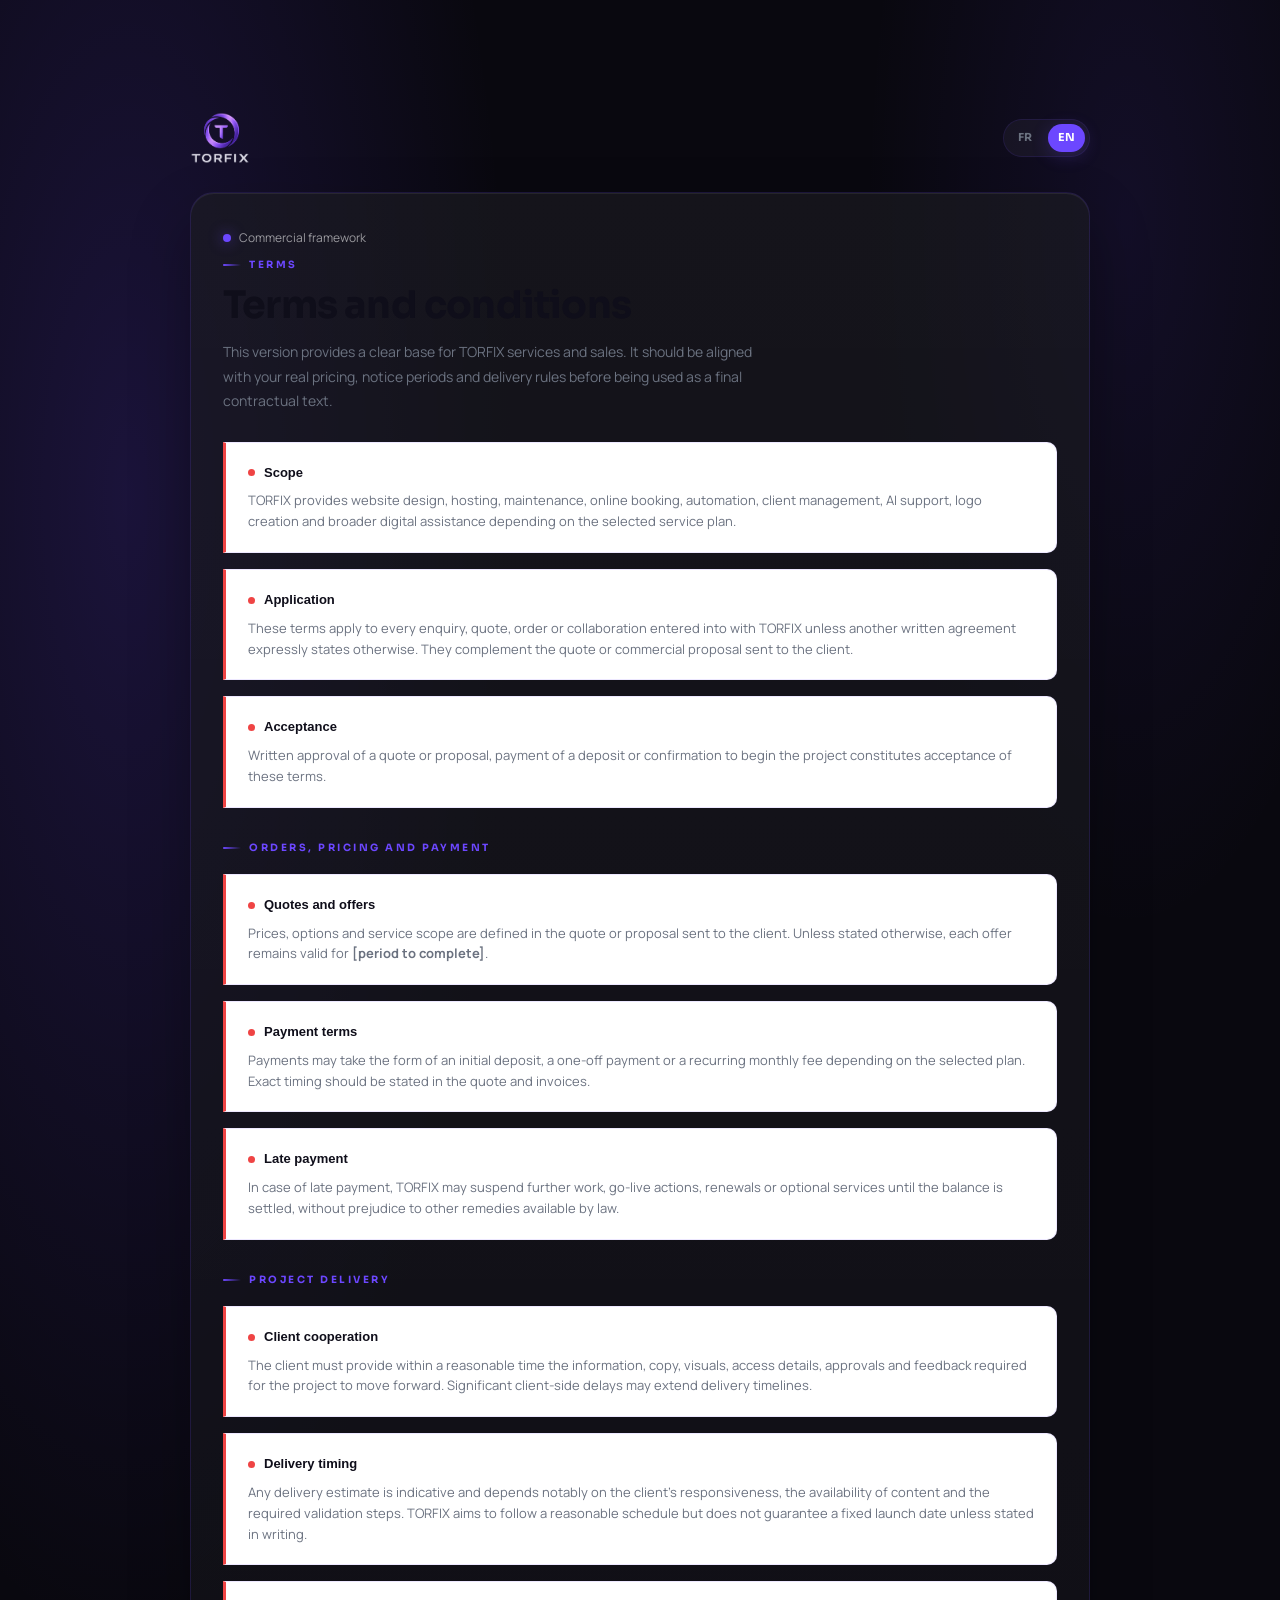
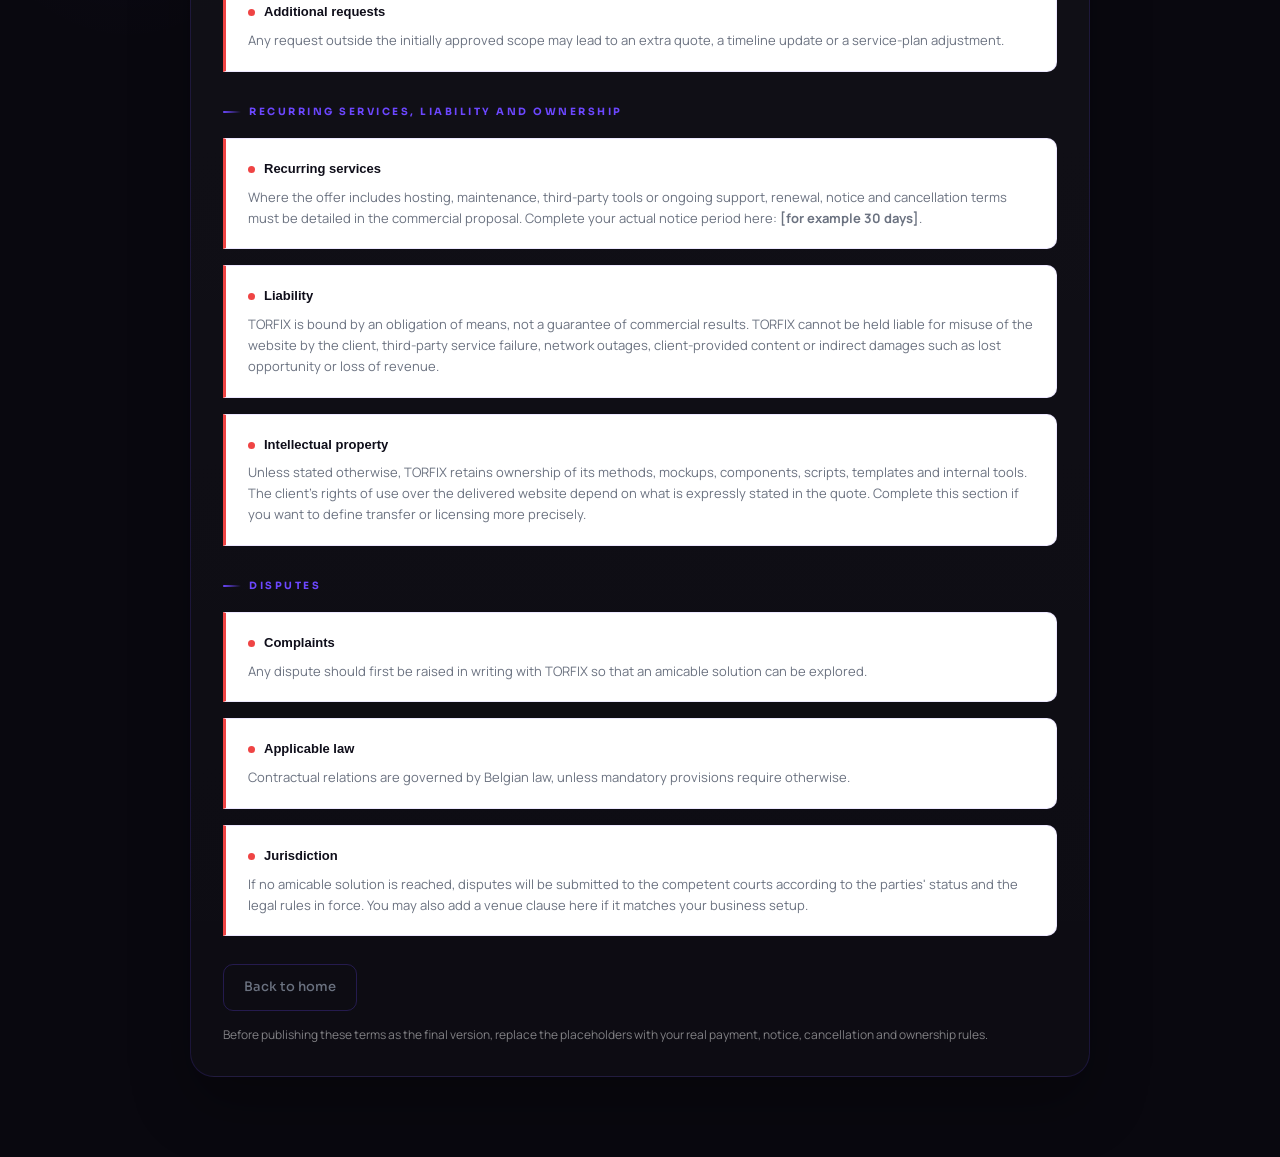
<file: terms-en.html>
<!DOCTYPE html>
<html lang="en">
<head>
  <meta charset="UTF-8">
  <meta name="viewport" content="width=device-width, initial-scale=1.0">
  <title>TORFIX - Terms and conditions</title>
  <meta name="description" content="Terms and conditions for TORFIX services.">
  <meta name="robots" content="index,follow">
  <meta name="theme-color" content="#09080F">
  <link rel="preconnect" href="https://fonts.googleapis.com">
  <link rel="preconnect" href="https://fonts.gstatic.com" crossorigin>
  <link rel="icon" href="favicon-square.svg" type="image/svg+xml">
  <link rel="icon" href="favicon.ico" sizes="32x32" type="image/x-icon">
  <link rel="icon" href="favicon.ico" sizes="192x192" type="image/x-icon">
  <link rel="shortcut icon" href="favicon.ico">
  <link rel="apple-touch-icon" href="favicon.ico">
  <link rel="manifest" href="site.webmanifest">
  <link href="https://fonts.googleapis.com/css2?family=Manrope:wght@400;500;600;700;800&family=Sora:wght@400;500;600;700;800&display=swap" rel="stylesheet">
  <link rel="stylesheet" href="css/style.css">
</head>
<body class="legal-shell">
  <main class="legal-wrap">
    <div class="legal-topbar">
      <a href="index-en.html" class="nav-logo" aria-label="Torfix home"><img class="nav-logo-image" src="logo-torfix-cropped.png" alt="Torfix"><span class="nav-logo-text" aria-hidden="true">TORFIX</span></a>
      <div class="lang-switch" aria-label="Language switcher">
        <a class="lang-pill" href="cgv.html" lang="fr">FR</a>
        <a class="lang-pill active" href="terms-en.html" lang="en">EN</a>
      </div>
    </div>
    <section class="legal-card">
      <div class="legal-kicker">Commercial framework</div>
      <div class="section-header" style="text-align:left; margin-bottom:28px;">
        <div class="section-tag">Terms</div>
        <h1 class="section-h2">Terms and conditions</h1>
        <p class="section-sub">This version provides a clear base for TORFIX services and sales. It should be aligned with your real pricing, notice periods and delivery rules before being used as a final contractual text.</p>
      </div>

      <div class="legal-grid">
        <div class="prob-card">
          <div class="prob-title"><span class="prob-dot"></span>Scope</div>
          <p class="prob-desc">TORFIX provides website design, hosting, maintenance, online booking, automation, client management, AI support, logo creation and broader digital assistance depending on the selected service plan.</p>
        </div>
        <div class="prob-card">
          <div class="prob-title"><span class="prob-dot"></span>Application</div>
          <p class="prob-desc">These terms apply to every enquiry, quote, order or collaboration entered into with TORFIX unless another written agreement expressly states otherwise. They complement the quote or commercial proposal sent to the client.</p>
        </div>
        <div class="prob-card">
          <div class="prob-title"><span class="prob-dot"></span>Acceptance</div>
          <p class="prob-desc">Written approval of a quote or proposal, payment of a deposit or confirmation to begin the project constitutes acceptance of these terms.</p>
        </div>
      </div>

      <div class="section-tag" style="margin:32px 0 18px;">Orders, pricing and payment</div>
      <div class="legal-grid">
        <div class="prob-card">
          <div class="prob-title"><span class="prob-dot"></span>Quotes and offers</div>
          <p class="prob-desc">Prices, options and service scope are defined in the quote or proposal sent to the client. Unless stated otherwise, each offer remains valid for <strong>[period to complete]</strong>.</p>
        </div>
        <div class="prob-card">
          <div class="prob-title"><span class="prob-dot"></span>Payment terms</div>
          <p class="prob-desc">Payments may take the form of an initial deposit, a one-off payment or a recurring monthly fee depending on the selected plan. Exact timing should be stated in the quote and invoices.</p>
        </div>
        <div class="prob-card">
          <div class="prob-title"><span class="prob-dot"></span>Late payment</div>
          <p class="prob-desc">In case of late payment, TORFIX may suspend further work, go-live actions, renewals or optional services until the balance is settled, without prejudice to other remedies available by law.</p>
        </div>
      </div>

      <div class="section-tag" style="margin:32px 0 18px;">Project delivery</div>
      <div class="legal-grid">
        <div class="prob-card">
          <div class="prob-title"><span class="prob-dot"></span>Client cooperation</div>
          <p class="prob-desc">The client must provide within a reasonable time the information, copy, visuals, access details, approvals and feedback required for the project to move forward. Significant client-side delays may extend delivery timelines.</p>
        </div>
        <div class="prob-card">
          <div class="prob-title"><span class="prob-dot"></span>Delivery timing</div>
          <p class="prob-desc">Any delivery estimate is indicative and depends notably on the client&apos;s responsiveness, the availability of content and the required validation steps. TORFIX aims to follow a reasonable schedule but does not guarantee a fixed launch date unless stated in writing.</p>
        </div>
        <div class="prob-card">
          <div class="prob-title"><span class="prob-dot"></span>Additional requests</div>
          <p class="prob-desc">Any request outside the initially approved scope may lead to an extra quote, a timeline update or a service-plan adjustment.</p>
        </div>
      </div>

      <div class="section-tag" style="margin:32px 0 18px;">Recurring services, liability and ownership</div>
      <div class="legal-grid">
        <div class="prob-card">
          <div class="prob-title"><span class="prob-dot"></span>Recurring services</div>
          <p class="prob-desc">Where the offer includes hosting, maintenance, third-party tools or ongoing support, renewal, notice and cancellation terms must be detailed in the commercial proposal. Complete your actual notice period here: <strong>[for example 30 days]</strong>.</p>
        </div>
        <div class="prob-card">
          <div class="prob-title"><span class="prob-dot"></span>Liability</div>
          <p class="prob-desc">TORFIX is bound by an obligation of means, not a guarantee of commercial results. TORFIX cannot be held liable for misuse of the website by the client, third-party service failure, network outages, client-provided content or indirect damages such as lost opportunity or loss of revenue.</p>
        </div>
        <div class="prob-card">
          <div class="prob-title"><span class="prob-dot"></span>Intellectual property</div>
          <p class="prob-desc">Unless stated otherwise, TORFIX retains ownership of its methods, mockups, components, scripts, templates and internal tools. The client&apos;s rights of use over the delivered website depend on what is expressly stated in the quote. Complete this section if you want to define transfer or licensing more precisely.</p>
        </div>
      </div>

      <div class="section-tag" style="margin:32px 0 18px;">Disputes</div>
      <div class="legal-grid">
        <div class="prob-card">
          <div class="prob-title"><span class="prob-dot"></span>Complaints</div>
          <p class="prob-desc">Any dispute should first be raised in writing with TORFIX so that an amicable solution can be explored.</p>
        </div>
        <div class="prob-card">
          <div class="prob-title"><span class="prob-dot"></span>Applicable law</div>
          <p class="prob-desc">Contractual relations are governed by Belgian law, unless mandatory provisions require otherwise.</p>
        </div>
        <div class="prob-card">
          <div class="prob-title"><span class="prob-dot"></span>Jurisdiction</div>
          <p class="prob-desc">If no amicable solution is reached, disputes will be submitted to the competent courts according to the parties&apos; status and the legal rules in force. You may also add a venue clause here if it matches your business setup.</p>
        </div>
      </div>

      <div class="legal-footer">
        <a class="btn-secondary" href="index-en.html">Back to home</a>
        <p class="legal-note">Before publishing these terms as the final version, replace the placeholders with your real payment, notice, cancellation and ownership rules.</p>
      </div>
    </section>
  </main>
</body>
</html>
</file>
<file: css/style.css>
﻿/* ═══════════════════════════════════════
   TORFIX — Design System
   ═══════════════════════════════════════ */

:root {
  --font-heading:  'Sora', sans-serif;
  --font-body:     'Manrope', sans-serif;
  --accent:        #6C47FF;
  --accent-light:  #EDE9FF;
  --accent-dark:   #4A2FD4;
  --accent-glow:   rgba(108,71,255,0.45);
  --green:         #10B981;
  --green-light:   #ECFDF5;
  --blue:          #3B82F6;
  --blue-light:    #EFF6FF;
  --orange:        #F59E0B;
  --orange-light:  #FEF3C7;
  --red:           #EF4444;
  --text-primary:  #0F0E1A;
  --text-secondary:#6B7280;
  --text-tertiary: #9CA3AF;
  --bg:            #FAFAFA;
  --bg-card:       #FFFFFF;
  --bg-section:    #F5F4FC;
  --border:        rgba(108,71,255,0.12);
  --border-strong: rgba(108,71,255,0.25);
  --radius:        12px;
  --radius-lg:     16px;
  --shadow:        0 1px 3px rgba(0,0,0,0.06), 0 1px 2px rgba(0,0,0,0.04);
  --shadow-md:     0 4px 12px rgba(108,71,255,0.15), 0 2px 4px rgba(0,0,0,0.06);
  --shadow-lg:     0 8px 40px rgba(108,71,255,0.22);
  --site-gradient:
    radial-gradient(ellipse 38% 52% at 8% 12%, rgba(108,71,255,0.12) 0%, transparent 72%),
    radial-gradient(ellipse 28% 42% at 82% 20%, rgba(108,71,255,0.08) 0%, transparent 74%),
    linear-gradient(108deg, #FCFBFF 0%, #F4F1FF 44%, #ECE6FF 66%, #17132C 100%);
  --site-gradient-mobile:
    radial-gradient(ellipse 52% 52% at 22% 12%, rgba(108,71,255,0.14) 0%, transparent 70%),
    linear-gradient(180deg, #FCFBFF 0%, #F3EFFF 52%, #E7E1FF 100%);
  /* Dark hero */
  --hero-bg:       #09080F;
}

/* ── RESET ── */
*, *::before, *::after { box-sizing: border-box; margin: 0; padding: 0; }
html { scroll-behavior: smooth; }
body {
  font-family: var(--font-body);
  background: var(--site-gradient);
  background-attachment: fixed;
  color: var(--text-primary);
  font-size: 15px;
  line-height: 1.6;
  overflow-x: hidden;
}
h1,h2,h3,h4,h5 { font-family: var(--font-heading); }
a { text-decoration: none; color: inherit; }
button { cursor: pointer; border: none; background: none; font-family: inherit; }
img { max-width: 100%; display: block; }
ul { list-style: none; }

a:focus-visible,
button:focus-visible,
input:focus-visible,
select:focus-visible,
textarea:focus-visible,
.niche-card:focus-visible {
  outline: 3px solid rgba(108,71,255,0.28);
  outline-offset: 3px;
}

/* ── LAYOUT ── */
.container {
  max-width: 1200px;
  margin: 0 auto;
  padding: 0 40px;
}
.section {
  padding: 76px 0;
  background: transparent;
}
.section-alt {
  background:
    linear-gradient(180deg, rgba(255,255,255,0.08), rgba(108,71,255,0.03));
}
.section-soft {
  background:
    linear-gradient(180deg, rgba(255,255,255,0.05), rgba(108,71,255,0.02));
}
#solution {
  padding-bottom: 42px;
}
#offre {
  padding-top: 46px;
}
#livrables {
  padding-bottom: 38px;
}
#probleme {
  padding-top: 38px;
}

/* ── SECTION HEADERS ── */
.section-header {
  margin-bottom: 36px;
}
.section-tag {
  font-family: 'Syne', sans-serif;
  font-size: 10px;
  font-weight: 700;
  letter-spacing: 2.5px;
  color: var(--accent);
  text-transform: uppercase;
  margin-bottom: 12px;
  display: inline-flex;
  align-items: center;
  gap: 8px;
}
.section-tag::before {
  content: '';
  display: inline-block;
  width: 18px;
  height: 2px;
  background: linear-gradient(90deg, var(--accent), transparent);
  border-radius: 2px;
}
.section-h2 {
  font-size: clamp(28px, 3.2vw, 38px);
  font-weight: 700;
  color: var(--text-primary);
  line-height: 1.08;
  letter-spacing: -0.8px;
  margin-bottom: 14px;
}
.section-sub {
  font-size: 14px;
  color: var(--text-secondary);
  line-height: 1.75;
  max-width: 540px;
}

/* ── BUTTONS ── */
.btn-primary {
  display: inline-flex;
  align-items: center;
  gap: 8px;
  background: var(--accent);
  color: #fff;
  font-family: 'Syne', sans-serif;
  font-size: 13px;
  font-weight: 600;
  padding: 13px 26px;
  border-radius: 10px;
  letter-spacing: 0.2px;
  transition: transform 0.2s ease, box-shadow 0.2s ease, background 0.2s ease;
  white-space: nowrap;
  box-shadow: 0 4px 20px rgba(108,71,255,0.35);
}
.btn-primary:hover {
  transform: translateY(-2px);
  box-shadow: 0 8px 32px rgba(108,71,255,0.55);
  background: var(--accent-dark);
}
.btn-primary:active { transform: translateY(0); }

.btn-secondary {
  display: inline-flex;
  align-items: center;
  gap: 8px;
  border: 1.5px solid var(--border-strong);
  color: var(--text-secondary);
  font-size: 13px;
  font-weight: 500;
  padding: 12px 20px;
  border-radius: 10px;
  transition: border-color 0.2s, color 0.2s;
}
.btn-secondary:hover {
  border-color: var(--accent);
  color: var(--accent);
}

.btn-ghost {
  color: var(--text-secondary);
  font-size: 13px;
  padding: 12px 18px;
  border-radius: 10px;
  border: 1.5px solid var(--border);
  transition: border-color 0.2s, color 0.2s;
}
.btn-ghost:hover { border-color: var(--accent); color: var(--accent); }

.btn-white {
  background: #fff;
  color: var(--accent);
  font-family: 'Syne', sans-serif;
  font-size: 12px;
  font-weight: 600;
  padding: 11px 22px;
  border-radius: 9px;
  white-space: nowrap;
  transition: transform 0.2s, box-shadow 0.2s;
  flex-shrink: 0;
}
.btn-white:hover { transform: translateY(-2px); box-shadow: 0 4px 12px rgba(0,0,0,0.15); }

.btn-full { width: 100%; justify-content: center; }
.btn-grow { flex: 1; justify-content: center; }
.btn-sm { font-size: 12px; padding: 10px 18px; }
.btn-lg { font-size: 14px; padding: 15px 28px; }

/* ── SCROLL PROGRESS BAR ── */
.scroll-progress {
  position: fixed;
  top: 0; left: 0;
  height: 2px;
  width: 0%;
  background: linear-gradient(90deg, var(--accent), #A78BFA, var(--blue));
  z-index: 999;
  transition: width 0.08s linear;
  border-radius: 0 2px 2px 0;
}

/* ── PAGE TRANSITION OVERLAY ── */
.page-overlay {
  position: fixed;
  inset: 0;
  background: var(--hero-bg);
  z-index: 9999;
  opacity: 0;
  pointer-events: none;
  transition: opacity 0.38s ease;
}
.page-overlay.active {
  opacity: 1;
  pointer-events: all;
}

/* ── FLOATING ANIMATION ── */
@keyframes float {
  0%, 100% { transform: translateY(0px); }
  50%       { transform: translateY(-10px); }
}
.hero-float { animation: float 5s ease-in-out infinite; }

@keyframes auroraDrift {
  0%, 100% { transform: translate3d(0, 0, 0) scale(1); opacity: 0.92; }
  50% { transform: translate3d(-2%, 1.5%, 0) scale(1.04); opacity: 1; }
}

@keyframes sheenSweep {
  0% { transform: translateX(-135%) skewX(-18deg); opacity: 0; }
  20% { opacity: 0.1; }
  55% { opacity: 0.18; }
  100% { transform: translateX(155%) skewX(-18deg); opacity: 0; }
}

/* ── PARALLAX DOT GRID (hero) ── */
.hero-parallax {
  position: absolute;
  inset: -20% 0 0;
  background-image: radial-gradient(rgba(108,71,255,0.18) 1px, transparent 1px);
  background-size: 32px 32px;
  pointer-events: none;
  z-index: 0;
  will-change: transform;
}

/* ── ANIMATIONS ── */
.fade-up {
  opacity: 0;
  transform: translateY(28px);
  transition: opacity 0.6s cubic-bezier(0.22,1,0.36,1), transform 0.6s cubic-bezier(0.22,1,0.36,1);
}
.fade-up.visible {
  opacity: 1;
  transform: translateY(0);
}

/* ── PAGE HERO (inner pages) ── */
.page-hero {
  padding-top: 68px;
  background: transparent;
  position: relative;
  overflow: hidden;
}
.page-hero::before {
  content: '';
  position: absolute;
  inset: auto auto 2% -8%;
  width: 300px;
  height: 300px;
  border-radius: 999px;
  background: radial-gradient(circle, rgba(108,71,255,0.18) 0%, rgba(108,71,255,0.03) 45%, transparent 74%);
  pointer-events: none;
}
.page-hero::after {
  content: '';
  position: absolute;
  top: 68px; left: 0; right: 0;
  height: 1px;
  background: linear-gradient(90deg, transparent, rgba(108,71,255,0.4), transparent);
}
.page-hero .container { position: relative; z-index: 1; }
.page-hero-soft {
  background: transparent;
}
.page-hero-soft::before {
  inset: 78px -6% 0 auto;
  width: 46%;
  height: calc(100% - 78px);
  background: radial-gradient(circle at 48% 36%, rgba(108,71,255,0.22) 0%, rgba(108,71,255,0.08) 30%, rgba(9,8,15,0.03) 56%, transparent 78%);
  filter: blur(18px);
  animation: auroraDrift 12s ease-in-out infinite;
}
.page-hero-soft .page-hero-badge {
  background: rgba(255,255,255,0.54);
  border-color: rgba(108,71,255,0.18);
  color: rgba(15,14,26,0.76);
}
.page-hero-soft .page-hero-h1 {
  color: var(--text-primary);
}
.page-hero-soft .page-hero-h1 span {
  color: var(--accent);
  text-shadow: none;
}
.page-hero-soft .page-hero-sub {
  color: rgba(15,14,26,0.72);
}
.page-hero-soft .btn-ghost-dark {
  border-color: rgba(108,71,255,0.18);
  color: rgba(15,14,26,0.7);
  background: rgba(255,255,255,0.46);
}
.page-hero-soft .btn-ghost-dark:hover {
  border-color: rgba(108,71,255,0.38);
  color: var(--text-primary);
}
.page-hero-inner {
  padding: 60px 0 66px;
}
.page-hero-badge {
  display: inline-flex;
  align-items: center;
  gap: 7px;
  background: rgba(108,71,255,0.14);
  border: 1px solid rgba(108,71,255,0.35);
  color: rgba(255,255,255,0.8);
  font-family: 'Syne', sans-serif;
  font-size: 11px;
  font-weight: 600;
  padding: 6px 14px;
  border-radius: 20px;
  margin-bottom: 20px;
  letter-spacing: 0.3px;
}
.page-hero-h1 {
  font-family: 'Syne', sans-serif;
  font-size: clamp(30px, 4vw, 48px);
  font-weight: 800;
  color: #fff;
  line-height: 1.1;
  margin-bottom: 16px;
  letter-spacing: -0.5px;
}
.page-hero-h1 span { color: var(--accent); text-shadow: 0 0 40px rgba(108,71,255,0.5); }
.page-hero-sub {
  font-size: 15px;
  color: rgba(255,255,255,0.64);
  line-height: 1.75;
  max-width: 520px;
  margin-bottom: 28px;
}
.page-hero-ctas { display: flex; gap: 12px; flex-wrap: wrap; }
.btn-ghost-dark {
  display: inline-flex;
  align-items: center;
  gap: 6px;
  border: 1.5px solid rgba(255,255,255,0.2);
  color: rgba(255,255,255,0.65);
  font-size: 13px;
  padding: 12px 20px;
  border-radius: 10px;
  transition: border-color 0.2s, color 0.2s;
  background: rgba(255,255,255,0.04);
}
.btn-ghost-dark:hover { border-color: var(--accent); color: #fff; }

/* Nav active link */
.nav-active { color: var(--accent) !important; font-weight: 500; }
.navbar.nav-light .nav-active { color: var(--accent) !important; }

/* Solution link */
.solution-link { margin-top: 28px; display: flex; }

/* Outil details */
.outil-details {
  display: flex;
  flex-direction: column;
  gap: 6px;
  margin: 12px 0;
}
.outil-detail-item {
  display: flex;
  align-items: center;
  gap: 8px;
  font-size: 12px;
  color: var(--text-secondary);
}
.odd-dot {
  width: 5px; height: 5px;
  border-radius: 50%;
  flex-shrink: 0;
}

/* Roadmap card */
.roadmap-card {
  background: var(--bg-card);
  border: 1px solid var(--border);
  border-radius: 16px;
  padding: 28px;
  margin-top: 24px;
}
.rm-head {
  display: flex;
  align-items: center;
  justify-content: space-between;
  margin-bottom: 24px;
}
.rm-head-title {
  font-family: 'Syne', sans-serif;
  font-size: 14px;
  font-weight: 700;
  color: var(--text-primary);
}
.rm-head-badge {
  font-size: 10px;
  font-weight: 600;
  background: var(--accent-light);
  color: var(--accent);
  padding: 3px 10px;
  border-radius: 20px;
  letter-spacing: 0.3px;
}
.rm-steps { display: flex; flex-direction: column; gap: 16px; }
.rm-step {
  display: flex;
  align-items: flex-start;
  gap: 14px;
}
.rm-step-num {
  width: 28px; height: 28px;
  border-radius: 50%;
  display: flex;
  align-items: center;
  justify-content: center;
  font-family: 'Syne', sans-serif;
  font-size: 11px;
  font-weight: 700;
  flex-shrink: 0;
}
.rm-step-num.done { background: var(--green); color: #fff; }
.rm-step-num.next { background: var(--accent); color: #fff; }
.rm-step-num.later { background: var(--border); color: var(--text-tertiary); }
.rm-step-name { font-family: 'Syne', sans-serif; font-size: 13px; font-weight: 600; color: var(--text-primary); margin-bottom: 3px; }
.rm-muted { color: var(--text-tertiary); }
.rm-step-desc { font-size: 12px; color: var(--text-secondary); line-height: 1.5; }

/* Sector grid (niches page) */
.sector-grid {
  display: grid;
  grid-template-columns: repeat(4, 1fr);
  gap: 16px;
}
.sector-card {
  background: var(--bg-card);
  border: 1px solid var(--border);
  border-radius: 14px;
  overflow: hidden;
  transition: transform 0.2s, box-shadow 0.2s;
}
.sector-card:hover {
  transform: translateY(-4px);
  box-shadow: var(--shadow-md);
}
.sector-top {
  height: 80px;
  display: flex;
  align-items: center;
  justify-content: center;
}
.sector-emoji { font-size: 32px; }
.sector-body { padding: 18px 18px 20px; }
.sector-name {
  font-family: 'Syne', sans-serif;
  font-size: 14px;
  font-weight: 700;
  color: var(--text-primary);
  margin-bottom: 8px;
}
.sector-desc { font-size: 12px; color: var(--text-secondary); line-height: 1.6; margin-bottom: 12px; }
.sector-tags { display: flex; gap: 6px; flex-wrap: wrap; }
.s-tag {
  font-size: 10px;
  font-weight: 600;
  font-family: 'Syne', sans-serif;
  padding: 3px 8px;
  border-radius: 6px;
  background: var(--bg-section);
  color: var(--text-secondary);
  border: 1px solid var(--border);
}

/* Niche count */
.niche-count { font-size: 11px; color: var(--text-tertiary); margin-top: 2px; }

/* FAQ smooth animation */
.faq-a {
  overflow: hidden;
  max-height: 0;
  opacity: 0;
  transition: max-height 0.4s cubic-bezier(0.22,1,0.36,1), opacity 0.3s ease, padding 0.3s ease;
  padding: 0 0;
}
.faq-item.faq-open .faq-a {
  padding: 0 0 16px;
}

/* ══════════════════════════════════
   NAVBAR
══════════════════════════════════ */
.navbar {
  position: fixed;
  top: 0;
  left: 0;
  right: 0;
  z-index: 200;
  background:
    linear-gradient(180deg, rgba(10,8,18,0.88), rgba(17,13,31,0.82));
  backdrop-filter: blur(14px) saturate(120%);
  -webkit-backdrop-filter: blur(14px) saturate(120%);
  border-bottom: 1px solid rgba(108,71,255,0.16);
  transition: background 0.4s ease, border-color 0.4s ease, box-shadow 0.4s ease;
  box-shadow:
    0 12px 36px rgba(8,6,16,0.16),
    inset 0 1px 0 rgba(255,255,255,0.03);
}
/* Navbar over light sections */
.navbar.nav-light {
  background: rgba(250,250,250,0.92);
  border-color: var(--border);
  box-shadow: var(--shadow);
}
.navbar.nav-light .nav-logo { color: var(--accent); }
.navbar.nav-light .nav-links a { color: var(--text-secondary); }
.navbar.nav-light .nav-links a:hover { color: var(--accent); }
.navbar.nav-light .nav-burger span { background: var(--text-primary); }
.navbar.nav-light .nav-logo-image { display: none; }
.navbar.nav-light .nav-logo-text {
  display: inline-flex;
  align-items: center;
  color: var(--text-primary);
}
/* Navbar over dark hero */
.nav-logo { color: rgba(255,255,255,0.95); transition: color 0.3s; }
.nav-links a { color: rgba(255,255,255,0.6); transition: color 0.15s; }
.nav-links a:hover { color: #fff; }
.nav-burger span { background: rgba(255,255,255,0.85); }
.nav-inner {
  max-width: 1200px;
  margin: 0 auto;
  padding: 0 40px;
  height: 68px;
  display: flex;
  align-items: center;
  justify-content: space-between;
  gap: 32px;
}
.nav-logo {
  color: var(--accent);
  letter-spacing: 1.5px;
  flex-shrink: 0;
  display: inline-flex;
  align-items: center;
  gap: 0;
  padding: 0;
  border: 0;
  border-radius: 0;
  background: transparent;
  box-shadow: none;
}
.nav-logo:hover {
  color: var(--accent-2);
}
.nav-logo img {
  display: block;
  width: auto;
  height: 52px;
  max-width: 220px;
  object-fit: contain;
}
.nav-logo-text {
  display: none;
  font-family: var(--font-heading);
  font-size: 19px;
  font-weight: 700;
  letter-spacing: 0.16em;
  text-transform: uppercase;
}
.nav-links {
  display: flex;
  gap: 28px;
  flex: 1;
  justify-content: center;
}
.nav-meta {
  display: flex;
  align-items: center;
  gap: 12px;
}
.lang-switch {
  display: inline-flex;
  align-items: center;
  gap: 6px;
  padding: 4px;
  border-radius: 999px;
  border: 1px solid var(--border);
  background: rgba(255,255,255,0.04);
}
.navbar.nav-light .lang-switch {
  background: rgba(255,255,255,0.7);
}
.lang-pill {
  display: inline-flex;
  align-items: center;
  justify-content: center;
  min-width: 34px;
  height: 28px;
  padding: 0 10px;
  border-radius: 999px;
  font-size: 11px;
  font-weight: 700;
  font-family: 'Syne', sans-serif;
  color: var(--text-secondary);
}
.lang-pill.active {
  background: var(--accent);
  color: #fff;
  box-shadow: 0 4px 18px rgba(108,71,255,0.22);
}
.nav-links a {
  font-size: 13px;
  color: var(--text-secondary);
  font-weight: 400;
  transition: color 0.15s;
}
.nav-links a:hover { color: var(--accent); }
.nav-cta {
  background: var(--accent);
  color: #fff;
  font-family: 'Syne', sans-serif;
  font-size: 12px;
  font-weight: 600;
  padding: 9px 20px;
  border-radius: 9px;
  flex-shrink: 0;
  transition: background 0.2s, transform 0.2s;
}
.nav-cta:hover { background: var(--accent-dark); transform: translateY(-1px); }

.nav-whatsapp {
  width: 38px;
  height: 38px;
  display: inline-flex;
  align-items: center;
  justify-content: center;
  border-radius: 10px;
  border: 1px solid rgba(255,255,255,0.14);
  background: rgba(255,255,255,0.06);
  color: #fff;
  flex-shrink: 0;
  transition: transform 0.2s, background 0.2s, border-color 0.2s;
}

.nav-whatsapp:hover {
  transform: translateY(-1px);
  background: #25D366;
  border-color: #25D366;
}

.nav-whatsapp svg {
  width: 18px;
  height: 18px;
  fill: currentColor;
}

.nav-burger {
  display: none;
  flex-direction: column;
  gap: 5px;
  padding: 4px;
  cursor: pointer;
}
.nav-burger span {
  display: block;
  width: 22px;
  height: 2px;
  background: var(--text-primary);
  border-radius: 2px;
  transition: transform 0.25s, opacity 0.25s;
}
.nav-burger.open span:nth-child(1) { transform: rotate(45deg) translate(5px, 5px); }
.nav-burger.open span:nth-child(2) { opacity: 0; }
.nav-burger.open span:nth-child(3) { transform: rotate(-45deg) translate(5px, -5px); }

.nav-mobile {
  display: none;
  flex-direction: column;
  gap: 0;
  background: var(--bg-card);
  border-top: 1px solid var(--border);
  padding: 16px 32px 24px;
}
.nav-mobile.open { display: flex; }
.nav-mobile a {
  padding: 13px 0;
  font-size: 15px;
  color: var(--text-secondary);
  border-bottom: 1px solid var(--border);
  transition: color 0.15s;
}
.nav-mobile a:hover { color: var(--accent); }
.lang-switch-mobile {
  margin-top: 16px;
  width: fit-content;
  background: var(--bg);
}
.nav-mobile .nav-cta {
  margin-top: 16px;
  text-align: center;
  width: 100%;
}

.nav-mobile .nav-whatsapp {
  margin-top: 10px;
  width: 100%;
  justify-content: center;
  height: 42px;
}

/* ══════════════════════════════════
   HERO — DARK HIGH-TECH
══════════════════════════════════ */
.hero {
  padding-top: 68px;
  background: transparent;
  position: relative;
  overflow: hidden;
}
.hero::before {
  content: '';
  position: absolute;
  inset: 82px -8% 0 auto;
  width: 48%;
  height: calc(100% - 82px);
  border-radius: 999px;
  background: radial-gradient(circle at 50% 38%, rgba(108,71,255,0.26) 0%, rgba(108,71,255,0.08) 30%, rgba(9,8,15,0.04) 54%, transparent 76%);
  filter: blur(18px);
  opacity: 0.95;
  pointer-events: none;
  z-index: 0;
  animation: auroraDrift 12s ease-in-out infinite;
}
/* Dot grid handled by .hero-parallax div for JS parallax */
/* Top glow line */
.hero::after {
  content: '';
  position: absolute;
  top: 68px;
  left: 0; right: 0;
  height: 1px;
  background: linear-gradient(90deg, transparent, rgba(108,71,255,0.4), transparent);
  z-index: 0;
}
.hero .container { position: relative; z-index: 1; }

/* Announce bar — dark glass */
.announce-bar {
  background: rgba(255,255,255,0.42);
  border-bottom: 1px solid rgba(108,71,255,0.14);
  backdrop-filter: blur(10px);
  -webkit-backdrop-filter: blur(10px);
  padding: 10px 0;
  position: relative;
  z-index: 1;
}
.announce-inner {
  max-width: 1200px;
  margin: 0 auto;
  padding: 0 40px;
  display: flex;
  gap: 8px;
  flex-wrap: wrap;
}
.apill {
  display: inline-flex;
  align-items: center;
  gap: 6px;
  background: rgba(255,255,255,0.5);
  border: 1px solid rgba(108,71,255,0.18);
  padding: 4px 12px;
  border-radius: 20px;
  font-size: 11px;
  font-weight: 500;
  color: rgba(15,14,26,0.74);
}
.apill-featured {
  background: linear-gradient(180deg, rgba(108,71,255,0.24), rgba(108,71,255,0.14));
  border-color: rgba(108,71,255,0.42);
  color: var(--accent-dark);
  font-weight: 700;
  box-shadow:
    inset 0 1px 0 rgba(255,255,255,0.32),
    0 10px 26px rgba(108,71,255,0.16);
}
.apill::before {
  content: '';
  width: 5px; height: 5px;
  border-radius: 50%;
  background: var(--accent);
  box-shadow: 0 0 6px var(--accent-glow);
  flex-shrink: 0;
}
.apill-featured::before {
  background: #C4B5FD;
  box-shadow: 0 0 12px rgba(196,181,253,0.88);
}

/* Hero content */
.hero .container {
  padding-top: 56px;
  padding-bottom: 36px;
}
.hero-grid {
  display: grid;
  grid-template-columns: 55fr 45fr;
  gap: 42px;
  align-items: center;
}
.hero-badge {
  display: inline-flex;
  align-items: center;
  gap: 7px;
  background: rgba(255,255,255,0.56);
  border: 1px solid rgba(108,71,255,0.18);
  color: rgba(15,14,26,0.76);
  font-family: 'Syne', sans-serif;
  font-size: 11px;
  font-weight: 600;
  padding: 6px 14px;
  border-radius: 20px;
  margin-bottom: 20px;
  letter-spacing: 0.3px;
  backdrop-filter: blur(8px);
}
.badge-dot {
  width: 6px; height: 6px;
  border-radius: 50%;
  background: var(--accent);
  box-shadow: 0 0 8px var(--accent-glow);
  flex-shrink: 0;
  animation: pulse-dot 2s ease-in-out infinite;
}
@keyframes pulse-dot {
  0%, 100% { box-shadow: 0 0 6px var(--accent-glow); }
  50%       { box-shadow: 0 0 14px rgba(108,71,255,0.9); }
}
.hero-h1 {
  font-size: clamp(38px, 4.8vw, 60px);
  font-weight: 700;
  line-height: 1.02;
  color: var(--text-primary);
  margin-bottom: 20px;
  letter-spacing: -1.4px;
}
.hero-h1 span {
  color: var(--accent);
  text-shadow: none;
}
.hero-sub {
  font-size: 15px;
  color: rgba(15,14,26,0.72);
  line-height: 1.68;
  margin-bottom: 24px;
  max-width: 500px;
}
.hero-ctas {
  display: flex;
  gap: 12px;
  margin-bottom: 24px;
  flex-wrap: wrap;
}
.hero-note {
  margin-top: 14px;
  max-width: 500px;
  font-size: 13px;
  line-height: 1.58;
  color: rgba(15,14,26,0.54);
}
.trust-bar {
  display: flex;
  gap: 0;
  flex-wrap: wrap;
}
.trust-pill {
  font-size: 11px;
  color: rgba(15,14,26,0.52);
  padding: 4px 0;
  margin-right: 18px;
  display: flex;
  align-items: center;
  gap: 6px;
}
.trust-pill::before {
  content: '';
  width: 5px; height: 5px;
  border-radius: 50%;
  background: var(--accent);
  flex-shrink: 0;
}

/* Hero mockup — glassmorphism */
.hero-right { display: flex; flex-direction: column; gap: 12px; }
.hero-mockup {
  position: relative;
  background:
    linear-gradient(180deg, rgba(255,255,255,0.62), rgba(236,230,255,0.32));
  border: 1px solid rgba(108,71,255,0.18);
  border-radius: 14px;
  overflow: hidden;
  backdrop-filter: blur(16px);
  -webkit-backdrop-filter: blur(16px);
  box-shadow:
    0 24px 48px rgba(108,71,255,0.12),
    inset 0 1px 0 rgba(255,255,255,0.18);
}
.hero-mockup::before {
  content: 'TORFIX';
  position: absolute;
  top: 18px;
  right: 18px;
  padding: 7px 10px;
  border-radius: 999px;
  border: 1px solid rgba(108,71,255,0.16);
  background: rgba(20,16,38,0.88);
  color: rgba(255,255,255,0.9);
  font-family: 'Syne', sans-serif;
  font-size: 10px;
  font-weight: 800;
  letter-spacing: 1.8px;
  z-index: 2;
}
.hero-mockup::after {
  content: '';
  position: absolute;
  inset: 0;
  background: linear-gradient(110deg, transparent 32%, rgba(255,255,255,0.08) 46%, rgba(255,255,255,0.22) 50%, rgba(255,255,255,0.08) 54%, transparent 68%);
  pointer-events: none;
  mix-blend-mode: screen;
  animation: sheenSweep 7.5s ease-in-out infinite;
}
.mockup-bar {
  background: rgba(255,255,255,0.26);
  border-bottom: 1px solid rgba(108,71,255,0.12);
  padding: 9px 14px;
  display: flex;
  align-items: center;
  gap: 6px;
}
.mockup-bar span { width: 9px; height: 9px; border-radius: 50%; }
.mockup-url {
  flex: 1;
  text-align: center;
  font-size: 11px;
  color: rgba(15,14,26,0.34);
  background: rgba(255,255,255,0.26);
  border: 1px solid rgba(108,71,255,0.08);
  border-radius: 5px;
  padding: 3px 10px;
}
.mockup-body { padding: 18px; display: flex; flex-direction: column; gap: 8px; }
.mk-kicker {
  display: inline-flex;
  width: fit-content;
  padding: 5px 10px;
  border-radius: 999px;
  background: rgba(108,71,255,0.12);
  border: 1px solid rgba(108,71,255,0.18);
  color: rgba(108,71,255,0.92);
  font-size: 10px;
  font-weight: 700;
  letter-spacing: 0.4px;
  text-transform: uppercase;
}
.mk-line { height: 7px; border-radius: 4px; background: rgba(108,71,255,0.08); }
.mk-title { background: rgba(108,71,255,0.42); width: 70%; }
.mk-sub { background: rgba(15,14,26,0.08); width: 55%; }
.mk-short { background: rgba(15,14,26,0.06); width: 40%; }
.mk-action-row {
  display: flex;
  align-items: center;
  gap: 10px;
  margin-top: 4px;
}
.mk-cta {
  background: var(--accent);
  box-shadow: 0 0 18px rgba(108,71,255,0.65);
  width: 38%; height: 11px; border-radius: 6px;
}
.mk-chip {
  font-size: 10px;
  font-weight: 700;
  color: var(--accent-dark);
  padding: 4px 8px;
  border-radius: 999px;
  background: rgba(255,255,255,0.34);
  border: 1px solid rgba(108,71,255,0.12);
}
.mk-panel {
  margin-top: 6px;
  padding: 12px;
  border-radius: 12px;
  background: rgba(255,255,255,0.28);
  border: 1px solid rgba(108,71,255,0.12);
}
.mk-panel-head {
  display: flex;
  align-items: center;
  gap: 8px;
  margin-bottom: 10px;
  font-size: 11px;
  font-weight: 700;
  color: rgba(15,14,26,0.72);
}
.mk-panel-dot {
  width: 7px;
  height: 7px;
  border-radius: 50%;
  background: var(--green);
  box-shadow: 0 0 12px rgba(16,185,129,0.55);
}
.mk-steps {
  display: grid;
  grid-template-columns: repeat(3, 1fr);
  gap: 8px;
}
.mk-step {
  display: flex;
  flex-direction: column;
  gap: 4px;
  padding: 8px 6px;
  border-radius: 10px;
  background: rgba(255,255,255,0.34);
  text-align: center;
}
.mk-step strong {
  font-family: 'Syne', sans-serif;
  font-size: 13px;
  color: var(--text-primary);
}
.mk-step span {
  font-size: 10px;
  color: rgba(15,14,26,0.5);
}
.mk-cards { display: flex; gap: 8px; }
.mk-card {
  flex: 1;
  min-height: 52px;
  border-radius: 7px;
  background: rgba(255,255,255,0.34);
  border: 1px solid rgba(108,71,255,0.1);
  padding: 10px 8px;
  display: flex;
  flex-direction: column;
  justify-content: space-between;
}
.mk-card-label {
  font-size: 10px;
  color: rgba(15,14,26,0.42);
}
.mk-card-value {
  font-family: 'Syne', sans-serif;
  font-size: 12px;
  color: var(--text-primary);
}

/* Hero schema */
.hero-schema {
  display: flex;
  align-items: center;
  justify-content: space-between;
  gap: 12px;
  padding: 12px 16px;
  background: rgba(255,255,255,0.34);
  border: 1px solid rgba(108,71,255,0.16);
  border-radius: 10px;
  font-size: 12px;
  backdrop-filter: blur(10px);
}
.schema-node {
  flex: 1;
  font-family: var(--font-heading);
  font-size: 12px;
  font-weight: 700;
  padding: 10px 12px;
  border-radius: 10px;
  text-align: center;
  display: inline-flex;
  align-items: center;
  justify-content: center;
  min-height: 54px;
}
.schema-node.accent {
  background: rgba(108,71,255,0.18);
  color: var(--accent-dark);
  border: 1px solid rgba(108,71,255,0.24);
}
.schema-node.blue {
  background: rgba(59,130,246,0.12);
  color: #3456A8;
  border: 1px solid rgba(59,130,246,0.18);
}
.schema-node.green {
  background: rgba(16,185,129,0.12);
  color: #10B981;
  border: 1px solid rgba(16,185,129,0.18);
}
.schema-arr {
  color: rgba(15,14,26,0.2);
  font-size: 16px;
  flex: 0 0 auto;
}

/* Hero stats */
.hero-stat-row {
  display: flex;
  align-items: center;
  background: rgba(255,255,255,0.34);
  border: 1px solid rgba(108,71,255,0.16);
  border-radius: 10px;
  padding: 18px 0;
  backdrop-filter: blur(10px);
}
.hero-stat {
  flex: 1;
  text-align: center;
}
.stat-num {
  font-family: 'Syne', sans-serif;
  font-size: 24px;
  font-weight: 800;
  color: var(--accent);
  line-height: 1;
  margin-bottom: 5px;
  text-shadow: none;
}
.stat-label { font-size: 12px; color: rgba(15,14,26,0.42); }
.stat-sep { width: 1px; height: 34px; background: rgba(108,71,255,0.1); }

/* ══════════════════════════════════
   PROBLÈME
══════════════════════════════════ */
.grid-2x2 {
  display: grid;
  grid-template-columns: 1fr 1fr;
  gap: 14px;
}
.deliverables-grid {
  display: grid;
  grid-template-columns: repeat(3, 1fr);
  gap: 14px;
}
.deliverable-card {
  padding: 22px 20px;
  border-radius: 18px;
  border: 1px solid rgba(108,71,255,0.12);
  background:
    linear-gradient(180deg, rgba(255,255,255,1), rgba(246,243,255,0.92));
  box-shadow: 0 18px 40px rgba(108,71,255,0.08);
}
.deliverable-no {
  display: inline-flex;
  align-items: center;
  justify-content: center;
  width: 34px;
  height: 34px;
  border-radius: 12px;
  background: rgba(108,71,255,0.14);
  border: 1px solid rgba(108,71,255,0.24);
  font-family: 'Syne', sans-serif;
  font-size: 11px;
  font-weight: 800;
  color: var(--accent);
  margin-bottom: 16px;
}
.deliverable-title {
  font-family: 'Syne', sans-serif;
  font-size: 18px;
  font-weight: 700;
  color: var(--text-primary);
  margin-bottom: 10px;
  line-height: 1.25;
}
.deliverable-text {
  font-size: 13px;
  line-height: 1.7;
  color: var(--text-secondary);
}
.nav-logo,
.hero-h1,
.page-hero-h1,
.section-tag,
.btn-primary,
.btn-secondary,
.btn-white,
.btn-ghost-dark,
.lang-pill,
.hero-badge,
.page-hero-badge,
.pricing-name,
.price-num,
.pricing-badge,
.pricing-cta,
.pilier-name,
.deliverable-title,
.prob-title,
.ps-name,
.ps-num,
.diff-pill,
.faq-q,
.cf-tag,
.cf-title,
.ft-logo,
.ft-col-title,
.modal-title,
.prog-label,
.radio-name,
.success-title {
  font-family: var(--font-heading);
}
.deliverables-strip {
  margin-top: 18px;
  display: flex;
  flex-wrap: wrap;
  gap: 8px;
}
.deliverables-strip span {
  padding: 8px 12px;
  border-radius: 999px;
  background: rgba(255,255,255,0.05);
  border: 1px solid rgba(108,71,255,0.14);
  font-size: 12px;
  color: var(--text-secondary);
}
.prob-card {
  background: var(--bg-card);
  border: 1px solid var(--border);
  border-left: 3px solid var(--red);
  border-radius: 0 10px 10px 0;
  padding: 20px 22px;
}
.prob-title {
  font-family: 'Syne', sans-serif;
  font-size: 13px;
  font-weight: 700;
  color: var(--text-primary);
  margin-bottom: 7px;
  display: flex;
  align-items: center;
  gap: 9px;
}
.prob-dot {
  width: 7px; height: 7px;
  border-radius: 50%;
  background: var(--red);
  flex-shrink: 0;
}
.prob-desc {
  font-size: 13px;
  color: var(--text-secondary);
  line-height: 1.6;
}

/* ══════════════════════════════════
   SOLUTION / PILIERS
══════════════════════════════════ */
.piliers-grid {
  display: grid;
  grid-template-columns: repeat(3, 1fr);
  gap: 16px;
}
.pilier {
  background: var(--bg-card);
  border: 1px solid var(--border);
  border-radius: 14px;
  padding: 28px 20px 24px;
  text-align: center;
  position: relative;
  overflow: hidden;
  transition: transform 0.2s, box-shadow 0.2s;
}
.pilier:hover {
  transform: translateY(-4px);
  box-shadow: var(--shadow-md);
}
.pilier-featured {
  border-color: var(--border-strong);
  box-shadow: var(--shadow);
}
.pilier-accent {
  position: absolute;
  top: 0; left: 0; right: 0;
  height: 3px;
}
.pilier-icon {
  width: 48px; height: 48px;
  border-radius: 14px;
  margin: 0 auto 14px;
  display: flex;
  align-items: center;
  justify-content: center;
}
.pilier-name {
  font-family: 'Syne', sans-serif;
  font-size: 16px;
  font-weight: 800;
  margin-bottom: 9px;
}
.pilier-desc {
  font-size: 13px;
  color: var(--text-secondary);
  line-height: 1.6;
}

/* ══════════════════════════════════
   PRICING
══════════════════════════════════ */
.pricing-grid {
  display: grid;
  grid-template-columns: repeat(3, 1fr);
  gap: 14px;
  align-items: start;
}
.pricing-card {
  background: var(--bg-card);
  border: 1px solid var(--border);
  border-radius: 16px;
  padding: 28px 24px;
  position: relative;
  transition: transform 0.2s, box-shadow 0.2s;
}
.pricing-card:hover {
  transform: translateY(-4px);
  box-shadow: var(--shadow-md);
}
.pricing-popular {
  border-color: var(--accent);
  border-width: 2px;
  box-shadow: 0 0 50px rgba(108,71,255,0.18), var(--shadow-md);
  transform: translateY(-6px);
}
.pricing-popular:hover {
  transform: translateY(-10px);
  box-shadow: 0 0 70px rgba(108,71,255,0.28), var(--shadow-lg);
}
.pricing-badge {
  position: absolute;
  top: -13px;
  left: 50%;
  transform: translateX(-50%);
  background: var(--accent);
  color: #fff;
  font-family: 'Syne', sans-serif;
  font-size: 10px;
  font-weight: 700;
  padding: 4px 14px;
  border-radius: 20px;
  white-space: nowrap;
  letter-spacing: 0.3px;
}
.pricing-header { margin-bottom: 24px; }
.pricing-name {
  font-family: 'Syne', sans-serif;
  font-size: 15px;
  font-weight: 700;
  color: var(--text-primary);
  margin-bottom: 8px;
}
.pricing-price {
  display: flex;
  align-items: baseline;
  gap: 4px;
  margin-bottom: 4px;
}
.price-num {
  font-family: 'Syne', sans-serif;
  font-size: 38px;
  font-weight: 800;
  color: var(--text-primary);
  line-height: 1;
}
.price-unit {
  font-size: 14px;
  color: var(--text-secondary);
}
.pricing-conception {
  font-size: 12px;
  color: var(--green);
  font-weight: 500;
}
.pricing-for {
  margin-top: 10px;
  font-size: 12px;
  line-height: 1.55;
  color: var(--text-secondary);
}
.pricing-features {
  display: flex;
  flex-direction: column;
  gap: 10px;
  margin-bottom: 24px;
}
.pricing-features li {
  font-size: 13px;
  padding-left: 20px;
  position: relative;
  color: var(--text-secondary);
}
.feat-yes { color: var(--text-primary) !important; }
.feat-yes::before {
  content: '';
  position: absolute;
  left: 0;
  top: 6px;
  width: 7px; height: 7px;
  border-radius: 50%;
  background: var(--green);
}
.feat-no::before {
  content: '';
  position: absolute;
  left: 0;
  top: 6px;
  width: 7px; height: 7px;
  border-radius: 50%;
  background: var(--border);
}
.pricing-cta { width: 100%; padding: 13px; border-radius: 10px; font-family: 'Syne', sans-serif; font-size: 13px; font-weight: 600; transition: transform 0.2s, box-shadow 0.2s, background 0.2s; }
.pricing-cta:hover { transform: translateY(-2px); box-shadow: var(--shadow); }
.pricing-cta-main { background: var(--accent); color: #fff; }
.pricing-cta-main:hover { background: var(--accent-dark); }
.pricing-cta-sec { background: transparent; border: 1.5px solid var(--border-strong); color: var(--text-secondary); }
.pricing-cta-sec:hover { border-color: var(--accent); color: var(--accent); }

/* ── ADDONS ── */
.addons-wrap {
  margin-top: 36px;
  display: flex;
  align-items: flex-start;
  gap: 16px;
  background: var(--bg-section);
  border: 1px solid var(--border);
  border-radius: var(--radius);
  padding: 16px 20px;
  flex-wrap: wrap;
}
.addons-label {
  display: flex;
  align-items: center;
  gap: 6px;
  font-size: 12px;
  font-weight: 600;
  color: var(--text-secondary);
  text-transform: uppercase;
  letter-spacing: 0.06em;
  white-space: nowrap;
  padding-top: 2px;
}
.addons-label svg {
  color: var(--accent);
  flex-shrink: 0;
}
.addons-list {
  display: flex;
  flex-wrap: wrap;
  gap: 8px;
}
.addon-chip {
  display: inline-flex;
  align-items: center;
  gap: 5px;
  font-size: 12.5px;
  font-weight: 500;
  color: var(--text-primary);
  background: var(--bg-card);
  border: 1px solid var(--border-strong);
  border-radius: 20px;
  padding: 4px 12px;
  transition: background 0.18s, border-color 0.18s, color 0.18s;
  cursor: default;
}
.addon-chip:last-child {
  color: var(--accent);
  border-color: var(--accent);
  background: rgba(108,71,255,0.05);
  font-style: italic;
}
.addon-chip:hover:not(:last-child) {
  background: var(--accent-light);
  border-color: var(--accent);
  color: var(--accent-dark);
}

.pricing-note {
  margin-top: 24px;
  text-align: center;
  font-size: 13px;
  color: var(--text-secondary);
  display: flex;
  align-items: center;
  justify-content: center;
  gap: 8px;
}
.pnote-dot {
  width: 7px; height: 7px;
  border-radius: 50%;
  background: var(--green);
  flex-shrink: 0;
}

/* ══════════════════════════════════
   PROCESS
══════════════════════════════════ */
.process-steps {
  display: flex;
  gap: 0;
  margin-bottom: 18px;
}
.ps {
  flex: 1;
  text-align: center;
  padding: 18px 10px 18px;
  background: var(--bg-card);
  border: 1px solid var(--border);
  border-right: none;
  position: relative;
}
.ps:first-child { border-radius: 12px 0 0 12px; }
.ps:last-child  { border-radius: 0 12px 12px 0; border-right: 1px solid var(--border); }
.ps-hl {
  background: var(--accent-light);
  border-color: var(--accent);
  border-width: 1px;
  border-top: 3px solid var(--accent);
  z-index: 1;
}
.ps-num {
  font-family: 'Syne', sans-serif;
  font-size: 24px;
  font-weight: 800;
  color: var(--text-tertiary);
  line-height: 1;
  margin-bottom: 9px;
}
.ps-hl .ps-num { color: var(--accent); }
.ps-name {
  font-family: 'Syne', sans-serif;
  font-size: 12px;
  font-weight: 700;
  color: var(--text-primary);
  margin-bottom: 5px;
}
.ps-desc { font-size: 11px; color: var(--text-secondary); line-height: 1.5; }
.diff-pill {
  display: inline-block;
  background: var(--accent);
  color: #fff;
  font-family: 'Syne', sans-serif;
  font-size: 8px;
  font-weight: 700;
  padding: 3px 9px;
  border-radius: 20px;
  margin-top: 9px;
  letter-spacing: 0.3px;
}

.risk-box {
  display: flex;
  align-items: flex-start;
  gap: 16px;
  background: var(--green-light);
  border: 1px solid rgba(16,185,129,0.2);
  border-left: 3px solid var(--green);
  border-radius: 0 12px 12px 0;
  padding: 18px 22px;
}
.risk-icon {
  width: 34px; height: 34px;
  border-radius: 50%;
  background: var(--green);
  display: flex;
  align-items: center;
  justify-content: center;
  flex-shrink: 0;
}
.risk-title {
  font-family: 'Syne', sans-serif;
  font-size: 13px;
  font-weight: 700;
  color: #065F46;
  margin-bottom: 4px;
}
.risk-desc { font-size: 12px; color: #047857; line-height: 1.6; }

/* ══════════════════════════════════
   CTA BANNER
══════════════════════════════════ */
.cta-banner {
  background: var(--accent);
}
.cta-banner-inner {
  display: flex;
  align-items: center;
  justify-content: space-between;
  gap: 24px;
  padding: 24px 0;
}
.cta-banner-badge {
  display: inline-block;
  background: rgba(255,255,255,0.18);
  color: #fff;
  font-family: 'Syne', sans-serif;
  font-size: 9px;
  font-weight: 600;
  padding: 3px 10px;
  border-radius: 20px;
  margin-bottom: 7px;
  letter-spacing: 0.5px;
}
.cta-banner-title {
  font-family: 'Syne', sans-serif;
  font-size: 17px;
  font-weight: 800;
  color: #fff;
  margin-bottom: 3px;
}
.cta-banner-sub { font-size: 12px; color: rgba(255,255,255,0.75); }

/* ══════════════════════════════════
   OUTILS
══════════════════════════════════ */
.outils-grid {
  display: grid;
  grid-template-columns: 1fr 1fr;
  gap: 14px;
  margin-bottom: 16px;
}
.outil-card {
  background: var(--bg-card);
  border: 1px solid var(--border);
  border-radius: 12px;
  padding: 20px;
  transition: transform 0.2s, box-shadow 0.2s;
}
.outil-card-wide {
  grid-column: 1 / -1;
  background:
    linear-gradient(135deg, rgba(108,71,255,0.08), rgba(108,71,255,0.02)),
    var(--bg-card);
  border-color: rgba(108,71,255,0.22);
}
.outil-card:hover { transform: translateY(-3px); box-shadow: var(--shadow-md); }
.outil-header { display: flex; align-items: center; gap: 12px; margin-bottom: 10px; }
.outil-ico {
  width: 34px; height: 34px;
  border-radius: 9px;
  display: flex;
  align-items: center;
  justify-content: center;
  flex-shrink: 0;
}
.outil-title {
  font-family: 'Syne', sans-serif;
  font-size: 14px;
  font-weight: 700;
  color: var(--text-primary);
}
.outil-desc { font-size: 13px; color: var(--text-secondary); line-height: 1.6; margin-bottom: 10px; }
.outil-tag {
  font-size: 10px;
  color: var(--accent);
  background: var(--accent-light);
  padding: 3px 10px;
  border-radius: 20px;
  display: inline-block;
  font-weight: 500;
}
.bonus-strip {
  background: var(--accent);
  border-radius: 12px;
  padding: 15px 18px;
  display: flex;
  align-items: center;
  justify-content: space-between;
  gap: 16px;
}
.bs-title {
  font-family: 'Syne', sans-serif;
  font-size: 15px;
  font-weight: 700;
  color: #fff;
  margin-bottom: 3px;
}
.bs-sub { font-size: 12px; color: rgba(255,255,255,0.72); }

/* ══════════════════════════════════
   CHATBOT
══════════════════════════════════ */
.chatbot-grid {
  display: grid;
  grid-template-columns: 1fr 1fr;
  gap: 24px;
  align-items: start;
}
.chatbot-features {
  display: grid;
  grid-template-columns: 1fr 1fr;
  gap: 12px;
}
.cb-feat {
  border: 1px solid var(--border);
  border-radius: 10px;
  padding: 16px;
  background: var(--bg-card);
}
.cb-feat.soon {
  border-color: var(--border-strong);
  background: var(--accent-light);
}
.cb-feat-tag {
  font-size: 9px;
  font-weight: 700;
  padding: 3px 9px;
  border-radius: 20px;
  display: inline-block;
  margin-bottom: 7px;
  font-family: 'Syne', sans-serif;
}
.cb-feat-tag.available { background: var(--green-light); color: #065F46; }
.cb-feat-tag.soon { background: var(--accent); color: #fff; }
.cb-feat-title {
  font-family: 'Syne', sans-serif;
  font-size: 12px;
  font-weight: 700;
  color: var(--text-primary);
  margin-bottom: 5px;
}
.cb-feat.soon .cb-feat-title { color: var(--accent); }
.cb-feat-desc { font-size: 11px; color: var(--text-secondary); line-height: 1.5; }

/* Chat preview */
.chat-preview {
  background: var(--bg-card);
  border: 1.5px solid var(--accent);
  border-radius: 14px;
  overflow: hidden;
  box-shadow: var(--shadow-md);
}
.chat-top {
  background: var(--accent-light);
  border-bottom: 1px solid var(--border);
  padding: 12px 16px;
  display: flex;
  align-items: center;
  gap: 10px;
}
.chat-ava {
  width: 32px; height: 32px;
  border-radius: 50%;
  background: var(--accent);
  color: #fff;
  font-family: 'Syne', sans-serif;
  font-size: 12px;
  font-weight: 700;
  display: flex;
  align-items: center;
  justify-content: center;
  flex-shrink: 0;
}
.chat-top-name {
  font-family: 'Syne', sans-serif;
  font-size: 13px;
  font-weight: 700;
  color: var(--text-primary);
}
.chat-online {
  font-size: 10px;
  color: var(--green);
  display: flex;
  align-items: center;
  gap: 4px;
  margin-left: auto;
}
.online-dot {
  width: 6px; height: 6px;
  border-radius: 50%;
  background: var(--green);
}
.chat-messages {
  padding: 14px;
  display: flex;
  flex-direction: column;
  gap: 9px;
}
.msg-bot {
  align-self: flex-start;
  max-width: 78%;
  background: var(--bg);
  border: 1px solid var(--border);
  padding: 9px 13px;
  border-radius: 3px 10px 10px 10px;
  font-size: 12px;
  line-height: 1.55;
  color: var(--text-primary);
}
.msg-user {
  align-self: flex-end;
  max-width: 70%;
  background: var(--accent);
  color: #fff;
  padding: 9px 13px;
  border-radius: 10px 3px 10px 10px;
  font-size: 12px;
  line-height: 1.55;
}
.chat-input {
  border-top: 1px solid var(--border);
  padding: 10px 14px;
  display: flex;
  align-items: center;
  gap: 9px;
  background: var(--bg);
}
.chat-inp-fake {
  flex: 1;
  background: var(--bg-card);
  border: 1px solid var(--border);
  border-radius: 7px;
  padding: 8px 12px;
  font-size: 12px;
  color: var(--text-tertiary);
}
.chat-send {
  width: 32px; height: 32px;
  background: var(--accent);
  border-radius: 8px;
  display: flex;
  align-items: center;
  justify-content: center;
  flex-shrink: 0;
}

/* ══════════════════════════════════
   NICHES
══════════════════════════════════ */
.niches-top {
  display: grid;
  grid-template-columns: repeat(4, 1fr);
  gap: 12px;
  margin-bottom: 12px;
}
.niche-card {
  background: var(--bg-card);
  border: 1px solid var(--border);
  border-radius: 12px;
  padding: 22px 16px 18px;
  text-align: center;
  cursor: pointer;
  position: relative;
  overflow: hidden;
  transition: border-color 0.15s, background 0.15s;
}
.niche-card:hover { border-color: var(--border-strong); }
.niche-open { border-color: var(--accent); background: var(--accent-light); }
.niche-accent {
  position: absolute;
  top: 0; left: 0; right: 0;
  height: 3px;
}
.niche-circ {
  width: 38px; height: 38px;
  border-radius: 50%;
  margin: 8px auto 12px;
}
.niche-name {
  font-family: 'Syne', sans-serif;
  font-size: 12px;
  font-weight: 700;
  color: var(--text-primary);
  margin-bottom: 6px;
  line-height: 1.3;
}
.niche-open .niche-name { color: var(--accent); }
.niche-arrow {
  font-size: 15px;
  color: var(--text-tertiary);
  display: block;
  transition: transform 0.2s, color 0.2s;
}
.niche-open .niche-arrow { transform: rotate(180deg); color: var(--accent); }

.niche-dropdown {
  display: none;
  border: 1.5px solid var(--accent);
  border-radius: 12px;
  background: var(--bg-card);
  overflow: hidden;
  margin-bottom: 12px;
}
.niche-dropdown.niche-open { display: block; }
.nd-header {
  padding: 13px 18px;
  background: var(--accent-light);
  border-bottom: 1px solid var(--border);
  font-family: 'Syne', sans-serif;
  font-size: 12px;
  font-weight: 700;
  color: var(--accent);
  display: flex;
  align-items: center;
  justify-content: space-between;
}
.nd-count { font-size: 10px; font-weight: 400; opacity: 0.7; }
.nd-grid { display: grid; grid-template-columns: repeat(3, 1fr); }
.nd-item {
  display: flex;
  align-items: center;
  gap: 9px;
  padding: 10px 16px;
  border-bottom: 1px solid var(--border);
  border-right: 1px solid var(--border);
  cursor: pointer;
  transition: background 0.12s;
  text-decoration: none;
}
.nd-item:hover { background: var(--bg); }
.nd-item:nth-child(3n) { border-right: none; }
.nd-dot { width: 7px; height: 7px; border-radius: 50%; flex-shrink: 0; }
.nd-label { font-size: 12px; color: var(--text-primary); }
.nd-arr { font-size: 12px; color: var(--text-tertiary); margin-left: auto; }

.niches-cta-row {
  display: flex;
  align-items: center;
  justify-content: space-between;
  gap: 16px;
  padding: 14px 18px;
  background: var(--bg-card);
  border: 1px solid var(--border);
  border-radius: 12px;
}
.ncr-text { font-size: 13px; color: var(--text-secondary); }
.ncr-text span { color: var(--accent); font-weight: 500; }

/* ══════════════════════════════════
   ÉQUIPE
══════════════════════════════════ */
.team-story {
  display: grid;
  grid-template-columns: 1fr 1.4fr;
  gap: 36px;
  align-items: start;
  margin-bottom: 32px;
}
.story-quote {
  background: var(--accent-light);
  border: 1px solid var(--border);
  border-left: 3px solid var(--accent);
  border-radius: 0 12px 12px 0;
  padding: 22px 24px;
  font-size: 14px;
  font-style: italic;
  color: var(--text-primary);
  line-height: 1.75;
}
.story-author {
  display: flex;
  align-items: center;
  gap: 10px;
  margin-top: 16px;
}
.sa-ava {
  width: 32px; height: 32px;
  border-radius: 50%;
  background: var(--accent);
  color: #fff;
  font-family: 'Syne', sans-serif;
  font-size: 13px;
  font-weight: 700;
  display: flex;
  align-items: center;
  justify-content: center;
  flex-shrink: 0;
}
.sa-name { font-family: 'Syne', sans-serif; font-size: 13px; font-weight: 700; color: var(--accent); }
.sa-role { font-size: 11px; color: var(--text-secondary); }

.timeline {
  display: flex;
  flex-direction: column;
  padding-left: 16px;
  border-left: 2px solid var(--accent-light);
}
.tl-item { padding: 0 0 22px 22px; position: relative; }
.tl-item:last-child { padding-bottom: 0; }
.tl-dot {
  width: 11px; height: 11px;
  border-radius: 50%;
  background: var(--accent);
  border: 3px solid var(--accent-light);
  position: absolute;
  left: -22px; top: 2px;
}
.tl-year {
  font-family: 'Syne', sans-serif;
  font-size: 10px;
  font-weight: 700;
  color: var(--accent);
  text-transform: uppercase;
  letter-spacing: 0.8px;
  margin-bottom: 5px;
}
.tl-text { font-size: 13px; color: var(--text-secondary); line-height: 1.65; }
.tl-text strong { color: var(--text-primary); font-weight: 500; }

.team-cards {
  display: grid;
  grid-template-columns: repeat(3, 1fr);
  gap: 14px;
  margin-bottom: 16px;
}
.team-card {
  background: var(--bg-card);
  border: 1px solid var(--border);
  border-radius: 14px;
  padding: 24px 18px 20px;
  text-align: center;
  transition: transform 0.2s, box-shadow 0.2s;
}
.team-card:hover { transform: translateY(-4px); box-shadow: var(--shadow-md); }
.tc-ava {
  width: 52px; height: 52px;
  border-radius: 50%;
  margin: 0 auto 13px;
  display: flex;
  align-items: center;
  justify-content: center;
  font-family: 'Syne', sans-serif;
  font-size: 16px;
  font-weight: 700;
}
.tc-name { font-family: 'Syne', sans-serif; font-size: 15px; font-weight: 700; color: var(--text-primary); margin-bottom: 3px; }
.tc-role { font-family: 'Syne', sans-serif; font-size: 10px; font-weight: 700; text-transform: uppercase; letter-spacing: 0.4px; margin-bottom: 10px; }
.tc-desc { font-size: 12px; color: var(--text-secondary); line-height: 1.55; margin-bottom: 12px; }
.tc-tags { display: flex; gap: 6px; justify-content: center; flex-wrap: wrap; }
.tc-tag {
  font-size: 10px;
  background: var(--bg);
  border: 1px solid var(--border);
  color: var(--text-secondary);
  padding: 3px 9px;
  border-radius: 20px;
}
.values-row {
  display: grid;
  grid-template-columns: repeat(3, 1fr);
  gap: 14px;
}
.val-card {
  background: var(--bg-card);
  border: 1px solid var(--border);
  border-radius: 12px;
  padding: 18px 20px;
}
.val-line { width: 26px; height: 3px; border-radius: 2px; margin-bottom: 12px; }
.val-title { font-family: 'Syne', sans-serif; font-size: 14px; font-weight: 700; color: var(--text-primary); margin-bottom: 6px; }
.val-desc { font-size: 12px; color: var(--text-secondary); line-height: 1.6; }

/* ══════════════════════════════════
   PROOF
══════════════════════════════════ */
.proof-grid {
  display: grid;
  grid-template-columns: repeat(3, 1fr);
  gap: 14px;
}
.proof-card {
  background: var(--bg-card);
  border: 1px solid var(--border);
  border-radius: 12px;
  padding: 20px;
  transition: transform 0.2s, box-shadow 0.2s;
}
.proof-card:hover { transform: translateY(-3px); box-shadow: var(--shadow-md); }
.proof-line { width: 30px; height: 3px; border-radius: 2px; margin-bottom: 13px; }
.proof-title { font-family: 'Syne', sans-serif; font-size: 14px; font-weight: 700; color: var(--text-primary); margin-bottom: 7px; }
.proof-desc { font-size: 13px; color: var(--text-secondary); line-height: 1.65; }

/* ══════════════════════════════════
   FAQ
══════════════════════════════════ */
.faq-list { display: flex; flex-direction: column; }
.faq-item { border-bottom: 1px solid var(--border); }
.faq-q {
  display: flex;
  align-items: center;
  justify-content: space-between;
  padding: 17px 0;
  cursor: pointer;
  font-family: 'Syne', sans-serif;
  font-size: 14px;
  font-weight: 600;
  color: var(--text-primary);
  width: 100%;
  text-align: left;
  gap: 16px;
  transition: color 0.15s;
}
.faq-q:hover { color: var(--accent); }
.faq-q[aria-expanded="true"] { color: var(--accent); }
.faq-icon {
  width: 24px; height: 24px;
  border-radius: 50%;
  border: 1.5px solid var(--border-strong);
  display: flex;
  align-items: center;
  justify-content: center;
  font-size: 16px;
  color: var(--text-secondary);
  flex-shrink: 0;
  transition: background 0.2s, border-color 0.2s, color 0.2s;
  line-height: 1;
}
.faq-open .faq-icon { background: var(--accent); border-color: var(--accent); color: #fff; }
.faq-a {
  font-size: 13px;
  color: var(--text-secondary);
  line-height: 1.75;
  padding-bottom: 16px;
}

/* ══════════════════════════════════
   CTA FINAL
══════════════════════════════════ */
.cta-final-section { background: transparent; }
.cta-final {
  background: var(--accent-light);
  border: 1px solid var(--border-strong);
  border-radius: 20px;
  padding: 56px 40px;
  text-align: center;
}
.cf-tag {
  display: inline-block;
  background: var(--accent);
  color: #fff;
  font-family: 'Syne', sans-serif;
  font-size: 9px;
  font-weight: 700;
  padding: 4px 14px;
  border-radius: 20px;
  margin-bottom: 16px;
  letter-spacing: 1px;
  text-transform: uppercase;
}
.cf-title {
  font-size: clamp(26px, 3.5vw, 38px);
  font-weight: 800;
  color: var(--text-primary);
  line-height: 1.15;
  letter-spacing: -0.4px;
  margin-bottom: 10px;
}
.cf-title span { color: var(--accent); }
.cf-sub { font-size: 14px; color: var(--text-secondary); max-width: 480px; margin: 0 auto 28px; line-height: 1.7; }
.cf-btns { display: flex; gap: 14px; justify-content: center; margin-bottom: 20px; flex-wrap: wrap; }
.cf-checks { display: flex; gap: 20px; justify-content: center; flex-wrap: wrap; }
.cf-chk {
  font-size: 12px;
  color: var(--text-secondary);
  display: flex;
  align-items: center;
  gap: 6px;
}
.cf-chk::before {
  content: '';
  width: 6px; height: 6px;
  border-radius: 50%;
  background: var(--green);
  flex-shrink: 0;
}

/* ══════════════════════════════════
   FOOTER
══════════════════════════════════ */
.footer {
  background: transparent;
  border-top: 1px solid var(--border);
  padding: 48px 0 0;
}
.footer-grid {
  display: grid;
  grid-template-columns: 1.6fr 1fr 1fr 1fr;
  gap: 32px;
  padding-bottom: 40px;
}
.ft-logo { font-family: 'Syne', sans-serif; font-size: 17px; font-weight: 800; color: var(--accent); letter-spacing: 1px; margin-bottom: 7px; }
.ft-tag { font-size: 12px; color: var(--text-secondary); margin-bottom: 10px; }
.ft-email { font-size: 12px; color: var(--accent); transition: opacity 0.15s; display: block; margin-bottom: 8px; }
.ft-email:hover { opacity: 0.75; }
.ft-whatsapp {
  display: inline-flex;
  align-items: center;
  justify-content: center;
  width: 36px;
  height: 36px;
  border-radius: 50%;
  background: rgba(37,211,102,0.1);
  color: #25D366;
  transition: background 0.18s, transform 0.18s;
  margin-top: 4px;
}
.ft-whatsapp:hover { background: rgba(37,211,102,0.2); transform: scale(1.08); }
.sr-only { position: absolute; width: 1px; height: 1px; padding: 0; margin: -1px; overflow: hidden; clip: rect(0,0,0,0); white-space: nowrap; border: 0; }
.ft-col-title { font-family: 'Syne', sans-serif; font-size: 11px; font-weight: 700; color: var(--text-primary); text-transform: uppercase; letter-spacing: 0.6px; margin-bottom: 12px; }
.ft-link { font-size: 12px; color: var(--text-secondary); display: block; margin-bottom: 7px; transition: color 0.15s; }
.ft-link:hover { color: var(--accent); }
.footer-bottom {
  border-top: 1px solid var(--border);
  padding: 16px 0;
  display: flex;
  justify-content: space-between;
  align-items: center;
  font-size: 11px;
  color: var(--text-tertiary);
}
.fb-right { color: var(--accent); font-family: 'Syne', sans-serif; font-size: 12px; font-weight: 700; }

/* ══════════════════════════════════
   MODAL
══════════════════════════════════ */
.modal-overlay {
  display: none;
  position: fixed;
  inset: 0;
  background: rgba(15,14,26,0.6);
  backdrop-filter: blur(4px);
  z-index: 1000;
  align-items: center;
  justify-content: center;
  padding: 20px;
}
.modal-overlay.open { display: flex; }
.modal-box {
  background: var(--bg-card);
  border-radius: 20px;
  padding: 36px 36px 32px;
  width: 100%;
  max-width: 520px;
  max-height: 90vh;
  overflow-y: auto;
  position: relative;
  box-shadow: var(--shadow-lg);
  animation: modalIn 0.3s ease;
}
@keyframes modalIn {
  from { opacity: 0; transform: scale(0.96) translateY(12px); }
  to   { opacity: 1; transform: scale(1) translateY(0); }
}
.modal-close {
  position: absolute;
  top: 16px; right: 18px;
  font-size: 22px;
  color: var(--text-tertiary);
  width: 30px; height: 30px;
  display: flex;
  align-items: center;
  justify-content: center;
  border-radius: 50%;
  transition: background 0.15s, color 0.15s;
  line-height: 1;
}
.modal-close:hover { background: var(--bg); color: var(--text-primary); }

/* Progress */
.modal-progress {
  display: flex;
  align-items: center;
  gap: 0;
  margin-bottom: 28px;
}
.progress-step {
  display: flex;
  align-items: center;
  gap: 8px;
  flex: 1;
}
.prog-num {
  width: 26px; height: 26px;
  border-radius: 50%;
  background: var(--border);
  color: var(--text-tertiary);
  font-family: 'Syne', sans-serif;
  font-size: 11px;
  font-weight: 700;
  display: flex;
  align-items: center;
  justify-content: center;
  flex-shrink: 0;
  transition: background 0.2s, color 0.2s;
}
.progress-step.active .prog-num { background: var(--accent); color: #fff; }
.progress-step.done .prog-num { background: var(--green); color: #fff; }
.prog-label {
  font-size: 12px;
  color: var(--text-tertiary);
  font-family: 'Syne', sans-serif;
  font-weight: 600;
  transition: color 0.2s;
}
.progress-step.active .prog-label { color: var(--text-primary); }
.progress-line {
  height: 2px;
  background: var(--border);
  flex: 1;
  margin: 0 12px;
}

/* Modal content */
.modal-header { margin-bottom: 24px; }
.modal-title {
  font-size: 20px;
  font-weight: 800;
  color: var(--text-primary);
  margin-bottom: 5px;
  letter-spacing: -0.2px;
}
.modal-sub { font-size: 13px; color: var(--text-secondary); }

/* Form elements */
.form-row {
  display: grid;
  grid-template-columns: 1fr 1fr;
  gap: 14px;
}
.form-group { margin-bottom: 16px; }
.form-label {
  display: block;
  font-size: 12px;
  font-weight: 600;
  font-family: 'Syne', sans-serif;
  color: var(--text-primary);
  margin-bottom: 6px;
}
.form-input {
  width: 100%;
  padding: 11px 14px;
  border: 1.5px solid var(--border);
  border-radius: 9px;
  font-family: 'DM Sans', sans-serif;
  font-size: 14px;
  color: var(--text-primary);
  background: var(--bg);
  transition: border-color 0.2s, box-shadow 0.2s;
  outline: none;
  appearance: none;
}
.form-input:focus {
  border-color: var(--accent);
  box-shadow: 0 0 0 3px rgba(108,71,255,0.1);
}
.form-input::placeholder { color: var(--text-tertiary); }
.form-input.error { border-color: var(--red); }
.form-select { background-image: url("data:image/svg+xml,%3Csvg xmlns='http://www.w3.org/2000/svg' width='12' height='12' viewBox='0 0 24 24' fill='%236B7280'%3E%3Cpath d='M7 10l5 5 5-5H7z'/%3E%3C/svg%3E"); background-repeat: no-repeat; background-position: right 12px center; padding-right: 36px; cursor: pointer; }
.form-textarea { min-height: 100px; resize: vertical; }

/* Radio group */
.radio-group {
  display: grid;
  grid-template-columns: repeat(3, 1fr);
  gap: 10px;
  margin-top: 6px;
}
.radio-option { cursor: pointer; }
.radio-option input { display: none; }
.radio-box {
  display: flex;
  flex-direction: column;
  align-items: center;
  padding: 12px 8px;
  border: 1.5px solid var(--border);
  border-radius: 10px;
  transition: border-color 0.15s, background 0.15s;
  position: relative;
  text-align: center;
}
.radio-option input:checked + .radio-box {
  border-color: var(--accent);
  background: var(--accent-light);
}
.radio-popular {
  border-color: var(--border-strong);
}
.radio-pop-badge {
  position: absolute;
  top: -9px;
  left: 50%;
  transform: translateX(-50%);
  background: var(--accent);
  color: #fff;
  font-family: 'Syne', sans-serif;
  font-size: 8px;
  font-weight: 700;
  padding: 2px 8px;
  border-radius: 10px;
  white-space: nowrap;
}
.radio-name {
  font-family: 'Syne', sans-serif;
  font-size: 12px;
  font-weight: 700;
  color: var(--text-primary);
  margin-bottom: 2px;
}
.radio-price { font-size: 11px; color: var(--text-secondary); }
.radio-option input:checked + .radio-box .radio-name { color: var(--accent); }

/* Checkbox group */
.check-group {
  display: grid;
  grid-template-columns: 1fr 1fr;
  gap: 9px;
  margin-top: 6px;
}
.check-option {
  display: flex;
  align-items: center;
  gap: 8px;
  padding: 10px 12px;
  border: 1.5px solid var(--border);
  border-radius: 9px;
  cursor: pointer;
  transition: border-color 0.15s, background 0.15s;
  font-size: 13px;
  color: var(--text-secondary);
}
.check-option:hover { border-color: var(--border-strong); }
.check-option input:checked + span { color: var(--accent); font-weight: 500; }
.check-option:has(input:checked) {
  border-color: var(--accent);
  background: var(--accent-light);
}
.check-option input { accent-color: var(--accent); }

.form-actions { display: flex; gap: 12px; margin-top: 4px; }

/* Success screen */
.success-screen { text-align: center; padding: 16px 0; }
.success-icon {
  width: 56px; height: 56px;
  border-radius: 50%;
  background: var(--green);
  color: #fff;
  font-size: 22px;
  font-weight: 700;
  display: flex;
  align-items: center;
  justify-content: center;
  margin: 0 auto 18px;
}
.success-title { font-size: 22px; font-weight: 800; color: var(--text-primary); margin-bottom: 8px; }
.success-sub { font-size: 14px; color: var(--text-secondary); line-height: 1.7; margin-bottom: 20px; max-width: 340px; margin-left: auto; margin-right: auto; }
.success-checks { display: flex; gap: 14px; justify-content: center; margin-bottom: 24px; flex-wrap: wrap; }
.success-chk {
  font-size: 12px;
  color: var(--text-secondary);
  display: flex;
  align-items: center;
  gap: 6px;
}
.success-chk::before {
  content: '';
  width: 6px; height: 6px;
  border-radius: 50%;
  background: var(--green);
  flex-shrink: 0;
}

/* ══════════════════════════════════
   RESPONSIVE
══════════════════════════════════ */
@media (max-width: 900px) {
  .container { padding: 0 24px; }
  .section { padding: 64px 0; }

  /* Navbar */
  .nav-links { display: none; }
  .nav-cta { display: none; }
  .nav-meta { margin-left: auto; }
  .nav-burger { display: flex; }

  /* Hero */
  .hero {
    background: transparent;
  }
  .hero::before {
    inset: auto 0 -12% auto;
    width: 72%;
    height: 46%;
  }
  .page-hero-soft {
    background: transparent;
  }
  .page-hero-soft::before {
    inset: auto 0 -12% auto;
    width: 72%;
    height: 46%;
  }
  .hero-grid { grid-template-columns: 1fr; gap: 32px; }
  .hero-right { order: -1; }
  .hero-h1 { font-size: clamp(30px, 6vw, 42px); }
  .hero-sub { max-width: 100%; }
  .hero-stat-row .stat-num { font-size: 18px; }

  /* Pricing */
  .pricing-grid { grid-template-columns: 1fr; max-width: 400px; margin: 0 auto; }
  .pricing-popular { transform: none; }
  .deliverables-grid { grid-template-columns: 1fr; }

  /* Process */
  .process-steps { flex-direction: column; }
  .ps { border: 1px solid var(--border); border-radius: 10px; margin-bottom: 4px; }
  .ps:first-child, .ps:last-child { border-radius: 10px; }
  .ps-hl { border-top: 1px solid var(--accent) !important; border-top-width: 3px !important; }

  /* Chatbot */
  .chatbot-grid { grid-template-columns: 1fr; }

  /* Team */
  .team-story { grid-template-columns: 1fr; }
  .team-cards { grid-template-columns: 1fr 1fr; }
  .values-row { grid-template-columns: 1fr; }
  .proof-grid { grid-template-columns: 1fr 1fr; }

  /* Footer */
  .footer-grid { grid-template-columns: 1fr 1fr; }
}

@media (max-width: 640px) {
  .container { padding: 0 18px; }
  .section { padding: 52px 0; }

  /* Addons */
  .addons-wrap { flex-direction: column; gap: 12px; }
  .addons-label { white-space: normal; }

  /* Hero */
  .announce-inner { gap: 6px; }
  .hero .container { padding-top: 36px; padding-bottom: 28px; }
  .hero::before { width: 100%; height: 34%; right: -18%; }
  .page-hero-soft::before { width: 100%; height: 34%; right: -18%; }

  /* Problem */
  .grid-2x2 { grid-template-columns: 1fr; }
  .mk-steps { grid-template-columns: 1fr; }
  .mk-cards { flex-direction: column; }
  .hero-schema {
    flex-direction: column;
    align-items: stretch;
  }
  .schema-arr {
    align-self: center;
    transform: rotate(90deg);
  }

  /* Solution */
  .piliers-grid { grid-template-columns: 1fr; }

  /* Outils */
  .outils-grid { grid-template-columns: 1fr; }
  .outil-card-wide { grid-column: auto; }
  .bonus-strip { flex-direction: column; align-items: flex-start; gap: 12px; }
  .cta-banner-inner { flex-direction: column; align-items: flex-start; }

  /* Chatbot features */
  .chatbot-features { grid-template-columns: 1fr; }

  /* Niches */
  .niches-top { grid-template-columns: 1fr 1fr; }
  .nd-grid { grid-template-columns: 1fr 1fr; }
  .nd-item:nth-child(3n) { border-right: 1px solid var(--border); }
  .nd-item:nth-child(2n) { border-right: none; }
  .niches-cta-row { flex-direction: column; align-items: flex-start; gap: 12px; }

  /* Team */
  .team-cards { grid-template-columns: 1fr; }
  .proof-grid { grid-template-columns: 1fr; }

  /* CTA Final */
  .cta-final { padding: 36px 24px; }
  .cf-btns { flex-direction: column; align-items: center; }

  /* Footer */
  .footer-grid { grid-template-columns: 1fr; }

  /* Modal */
  .modal-box { padding: 28px 22px 24px; }
  .form-row { grid-template-columns: 1fr; }
  .radio-group { grid-template-columns: 1fr; }
  .check-group { grid-template-columns: 1fr; }
  .form-actions { flex-direction: column-reverse; }
.btn-ghost, .btn-grow { width: 100%; justify-content: center; text-align: center; }
}

.legal-shell {
  min-height: 100vh;
  padding-top: 112px;
  padding-bottom: 80px;
  background:
    radial-gradient(ellipse 42% 58% at 10% 18%, rgba(108,71,255,0.18) 0%, transparent 72%),
    radial-gradient(ellipse 30% 38% at 88% 8%, rgba(108,71,255,0.1) 0%, transparent 68%),
    var(--hero-bg);
}
.legal-wrap {
  max-width: 900px;
  margin: 0 auto;
}
.legal-topbar {
  display: flex;
  align-items: center;
  justify-content: space-between;
  gap: 20px;
  margin-bottom: 28px;
}
.legal-kicker {
  display: inline-flex;
  align-items: center;
  gap: 8px;
  color: rgba(255,255,255,0.56);
  font-size: 12px;
}
.legal-kicker::before {
  content: '';
  width: 8px;
  height: 8px;
  border-radius: 999px;
  background: var(--accent);
  box-shadow: 0 0 14px rgba(108,71,255,0.6);
}
.legal-card {
  padding: 32px;
  border-radius: 24px;
  border: 1px solid rgba(108,71,255,0.16);
  background:
    linear-gradient(180deg, rgba(255,255,255,0.05), rgba(255,255,255,0.02)),
    rgba(9,8,15,0.64);
  box-shadow:
    inset 0 1px 0 rgba(255,255,255,0.07),
    0 28px 60px rgba(0,0,0,0.28);
}
.legal-grid {
  display: grid;
  gap: 16px;
}
.legal-footer {
  margin-top: 28px;
  display: flex;
  align-items: center;
  justify-content: space-between;
  gap: 14px;
  flex-wrap: wrap;
}
.legal-note {
  font-size: 12px;
  color: rgba(255,255,255,0.48);
  line-height: 1.6;
}

@media (prefers-reduced-motion: reduce) {
  html { scroll-behavior: auto; }
  *, *::before, *::after {
    animation-duration: 0.01ms !important;
    animation-iteration-count: 1 !important;
    transition-duration: 0.01ms !important;
  }
  .hero-float,
  .fade-up,
  .fade-up.visible {
    animation: none !important;
    transform: none !important;
  }
}
@media (max-width: 980px) {
  .legal-topbar,
  .legal-footer {
    flex-direction: column;
    align-items: flex-start;
  }
}
@media (max-width: 768px) {
  .nav-logo {
    padding: 0;
  }
  .nav-logo img {
    height: 40px;
    max-width: 170px;
  }
  .nav-logo-text {
    font-size: 16px;
    letter-spacing: 0.12em;
  }
  .legal-shell {
    padding-top: 96px;
    padding-bottom: 56px;
  }
  .legal-card {
    padding: 24px 18px;
    border-radius: 18px;
  }
}
</file>
